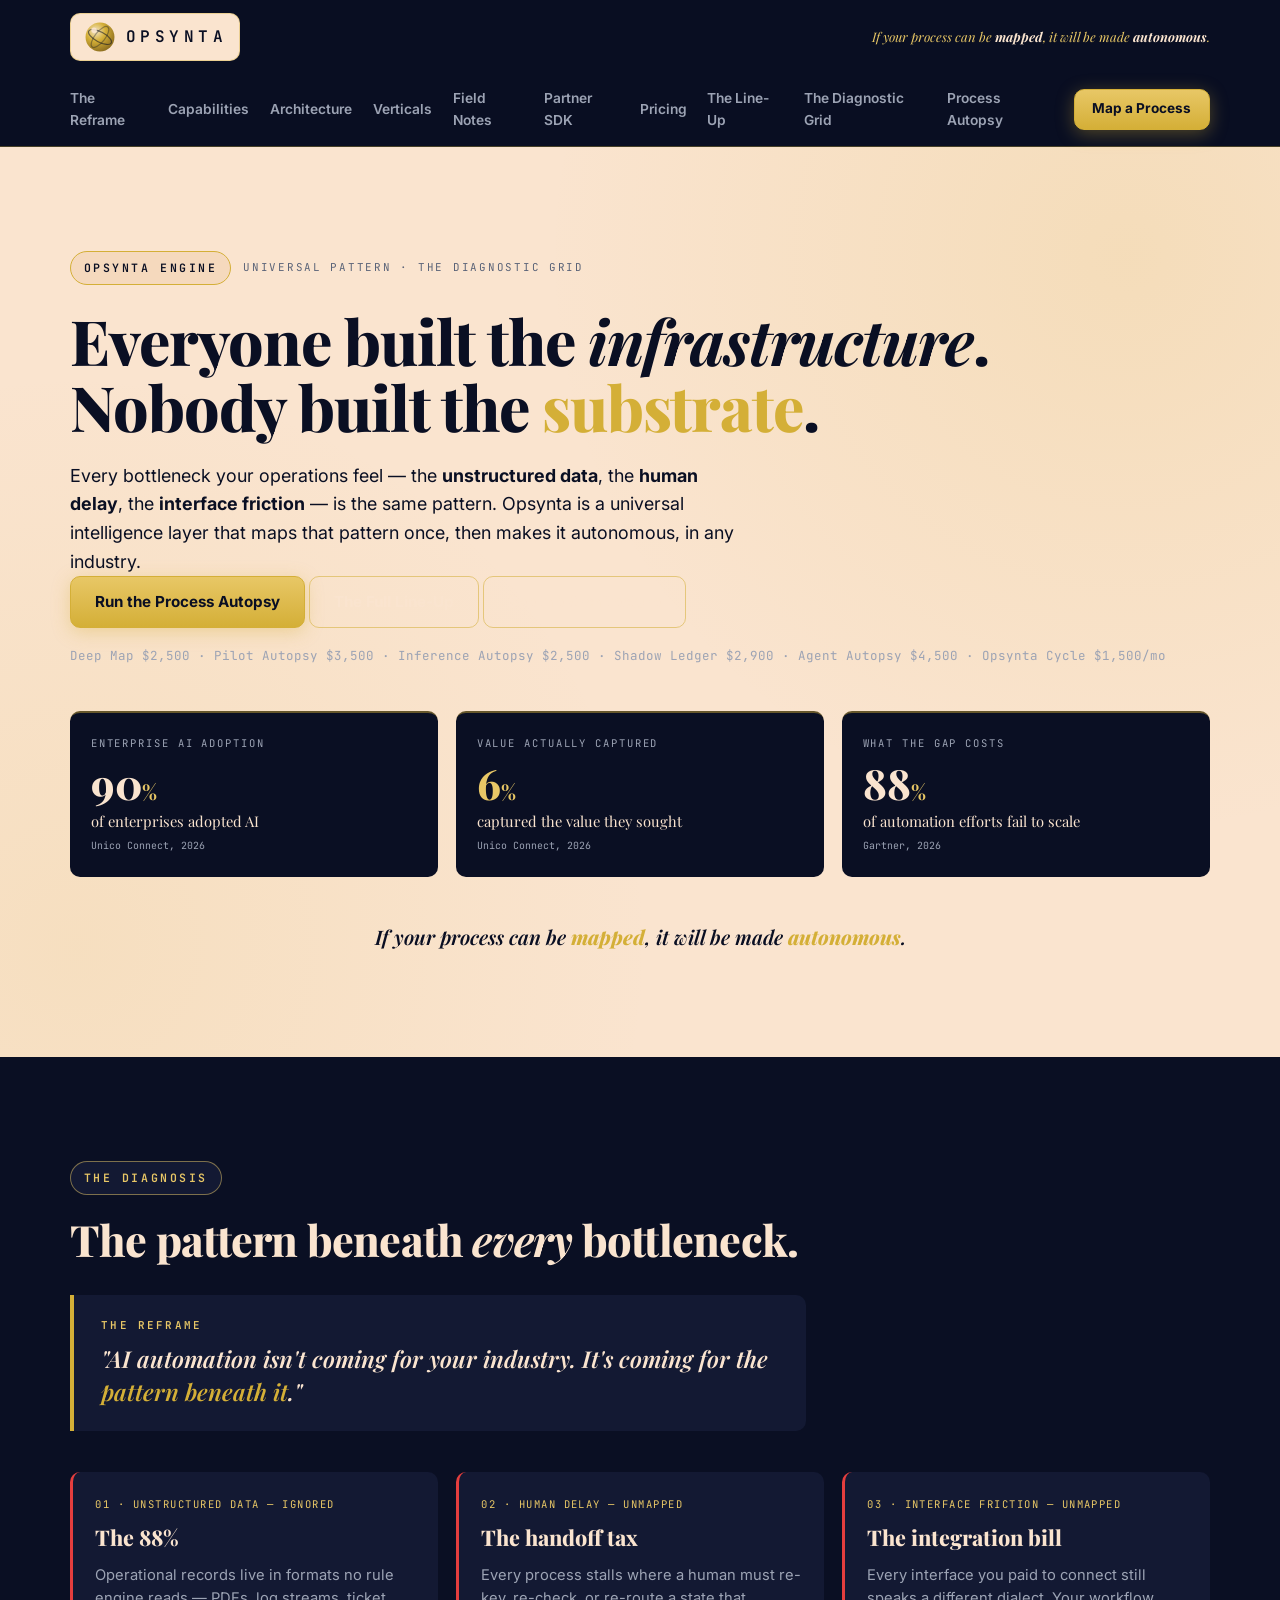
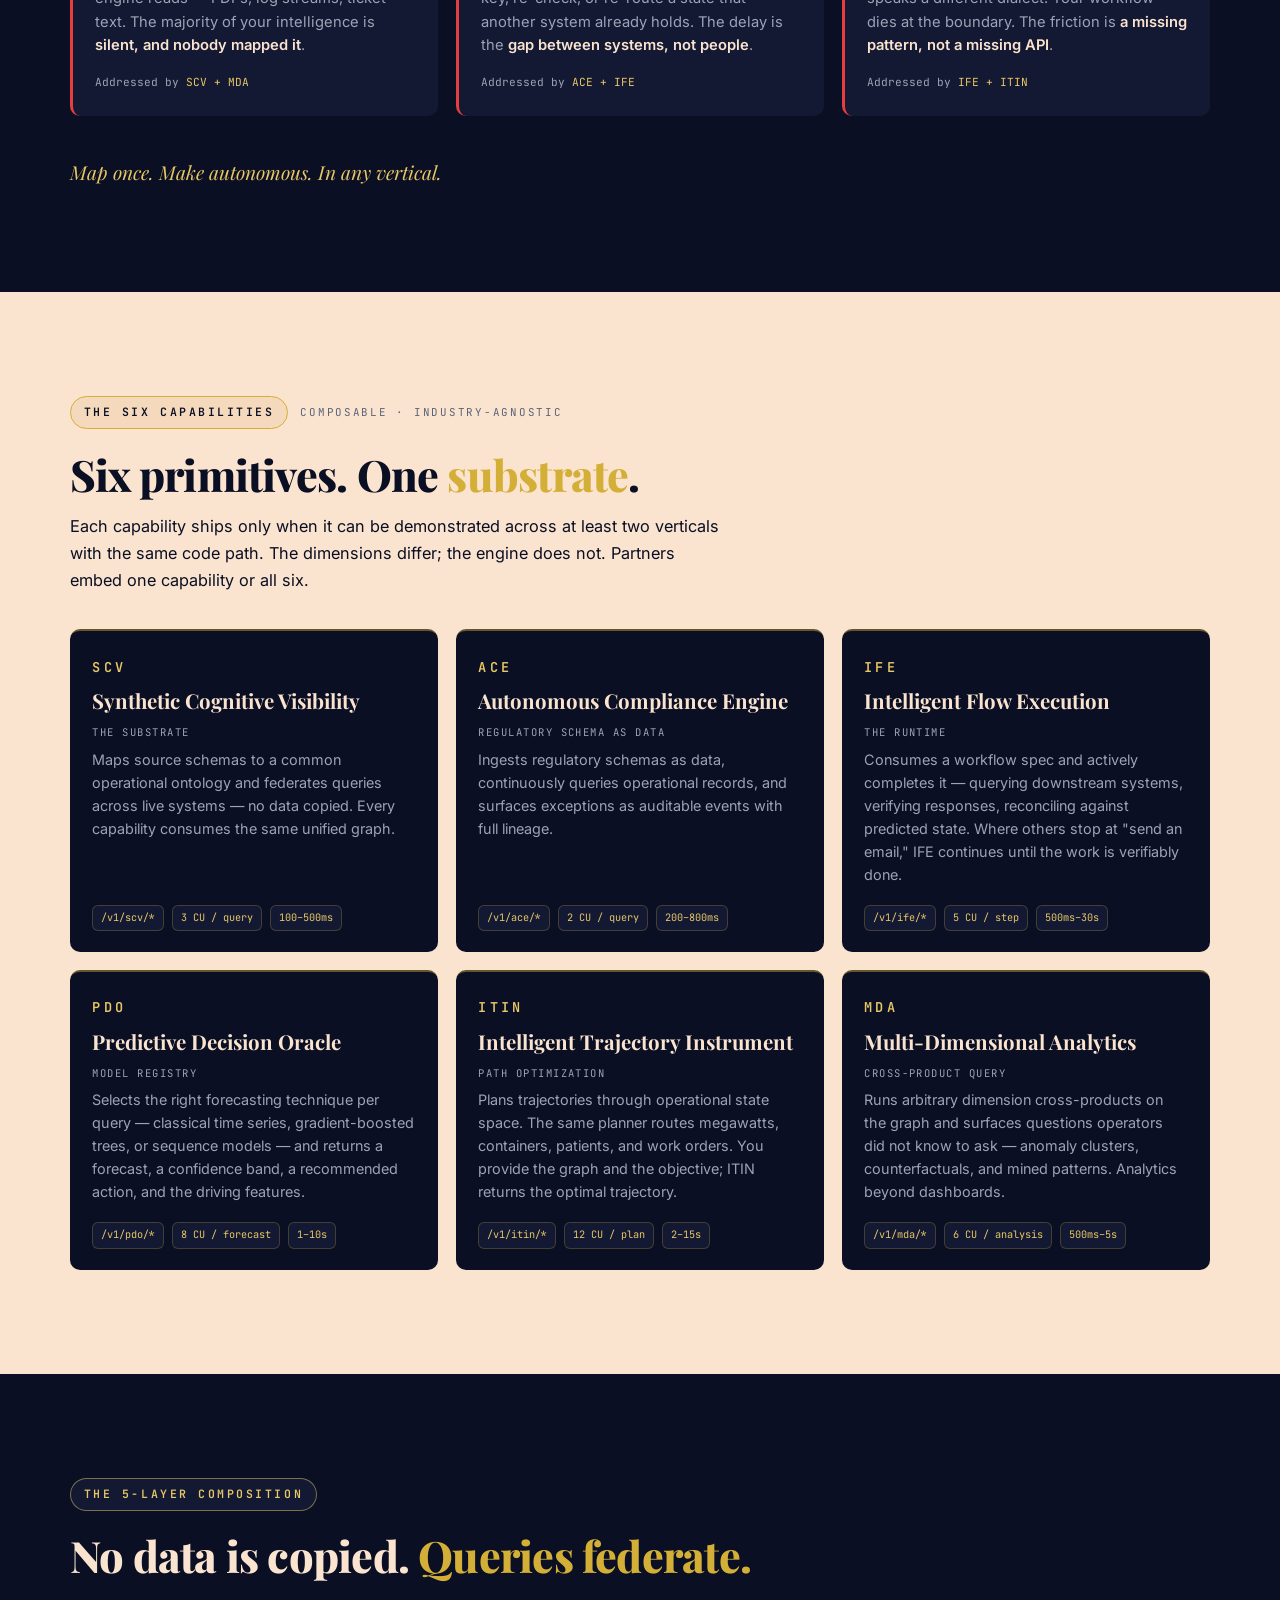
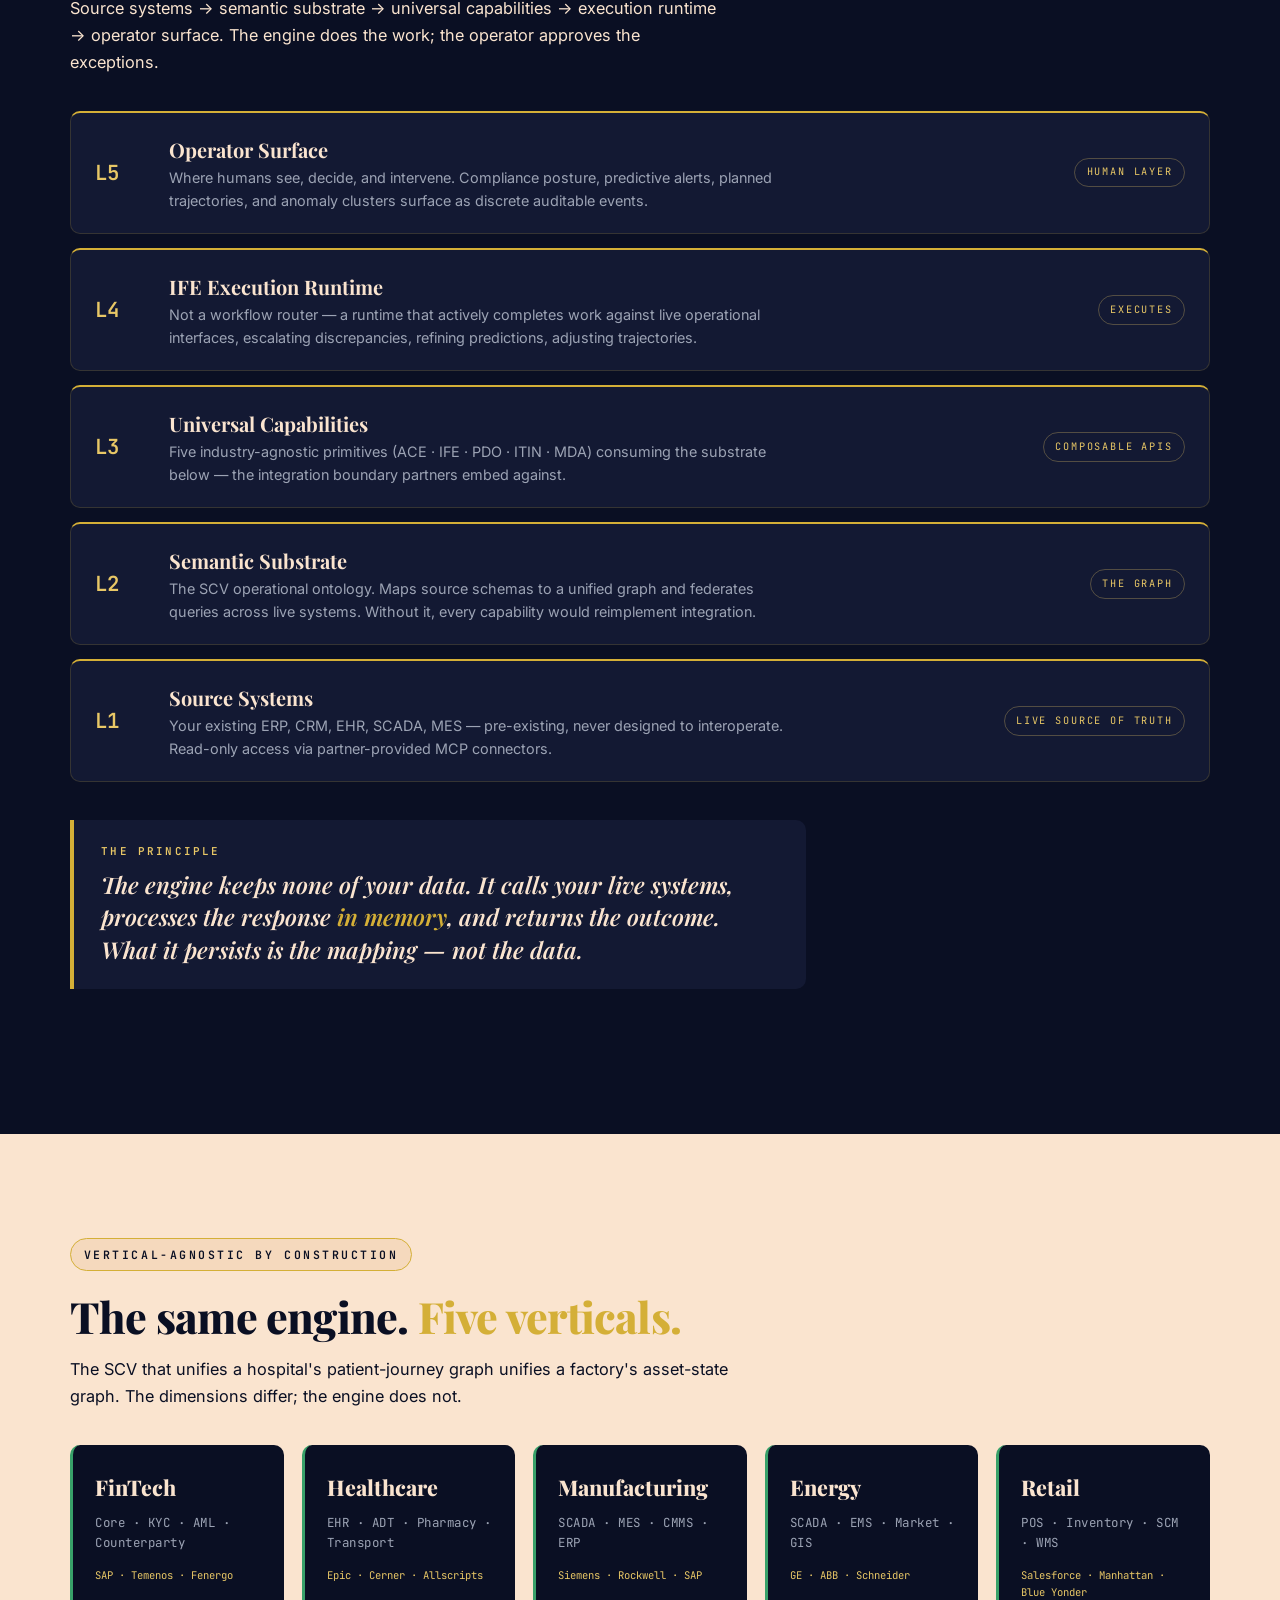
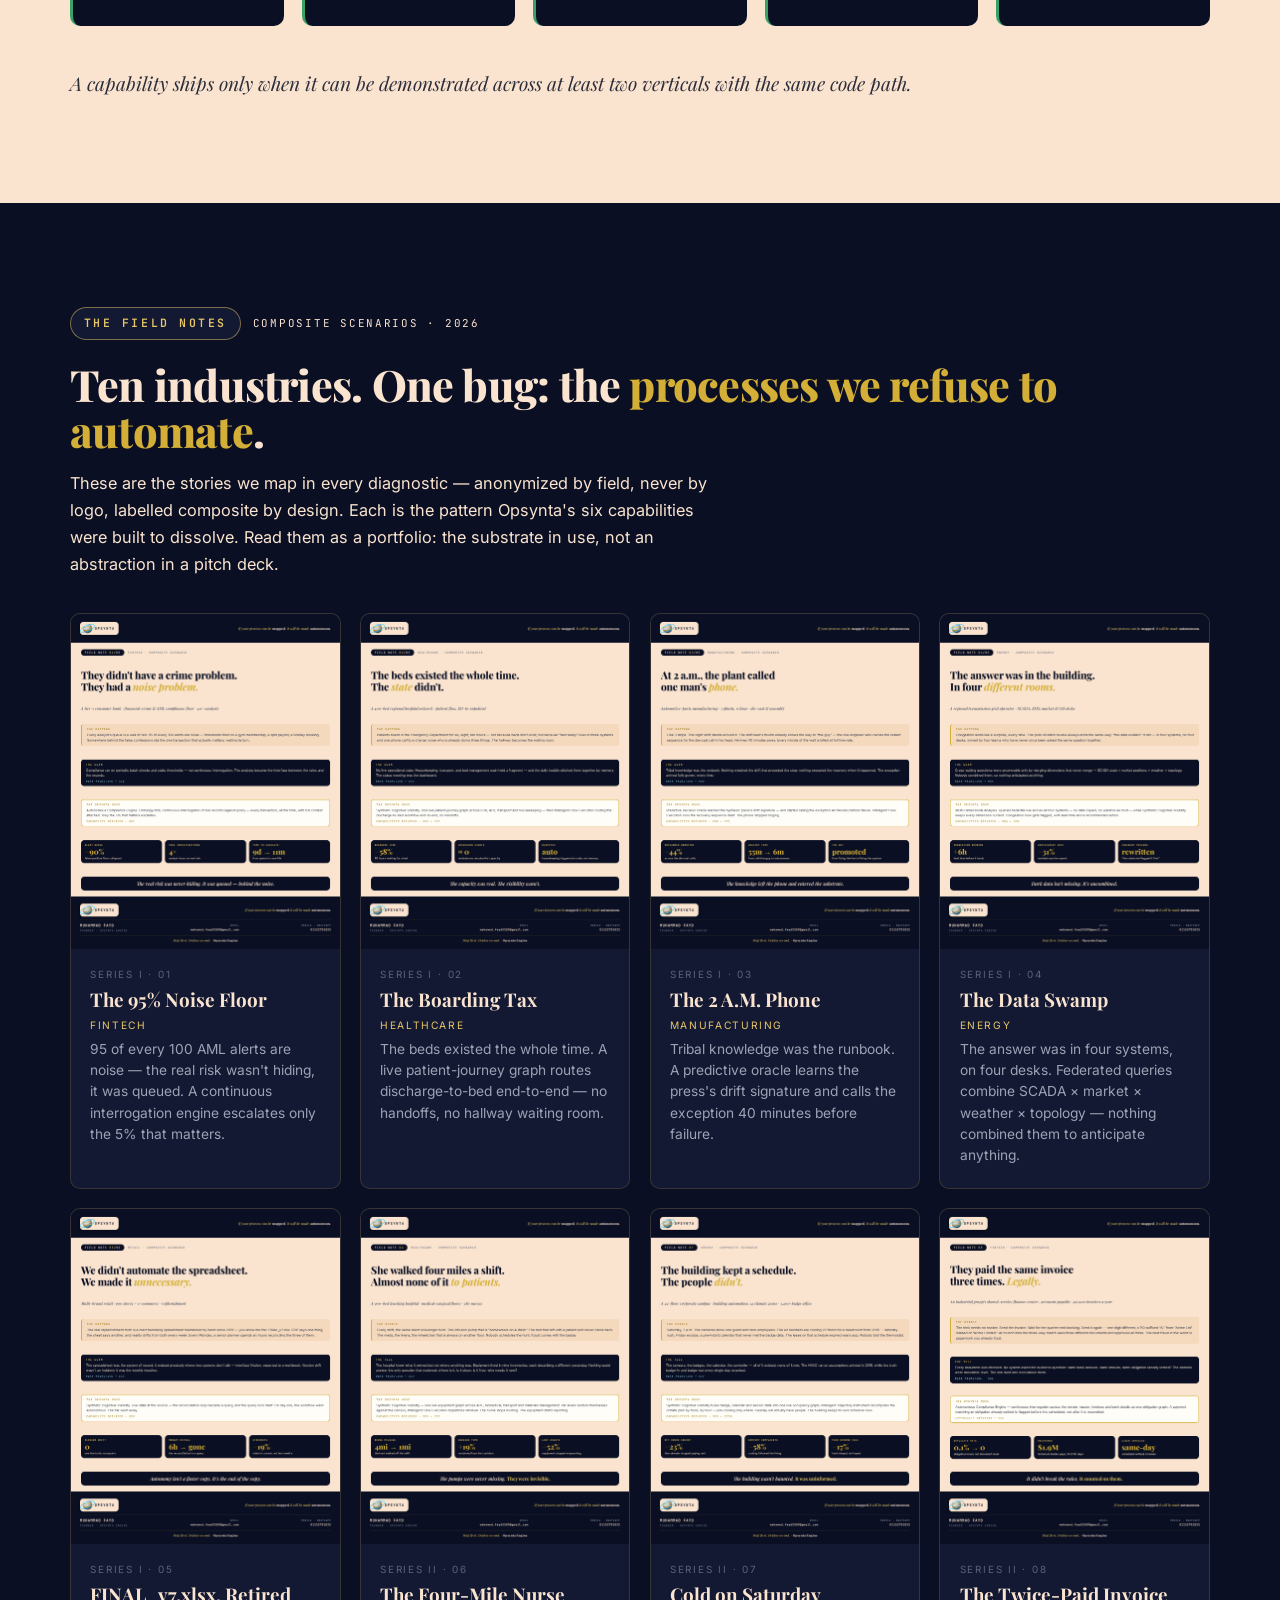
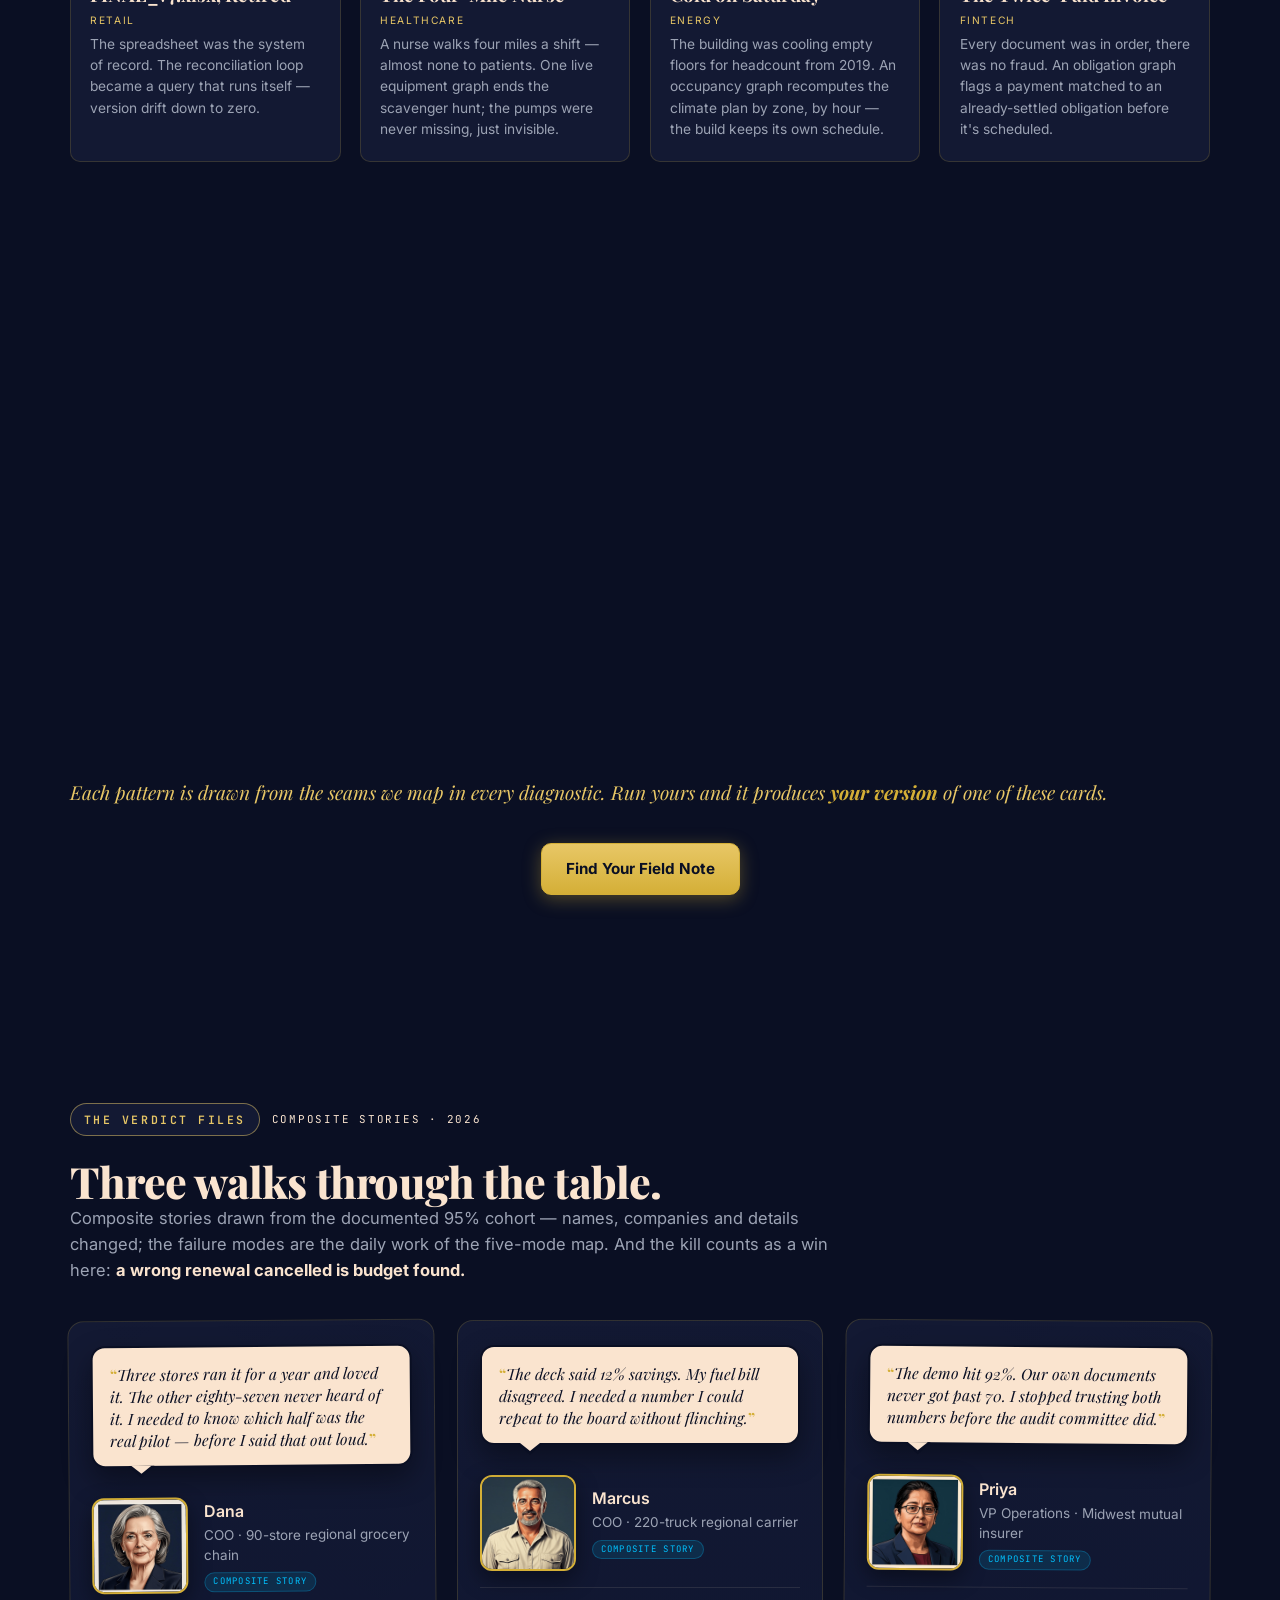
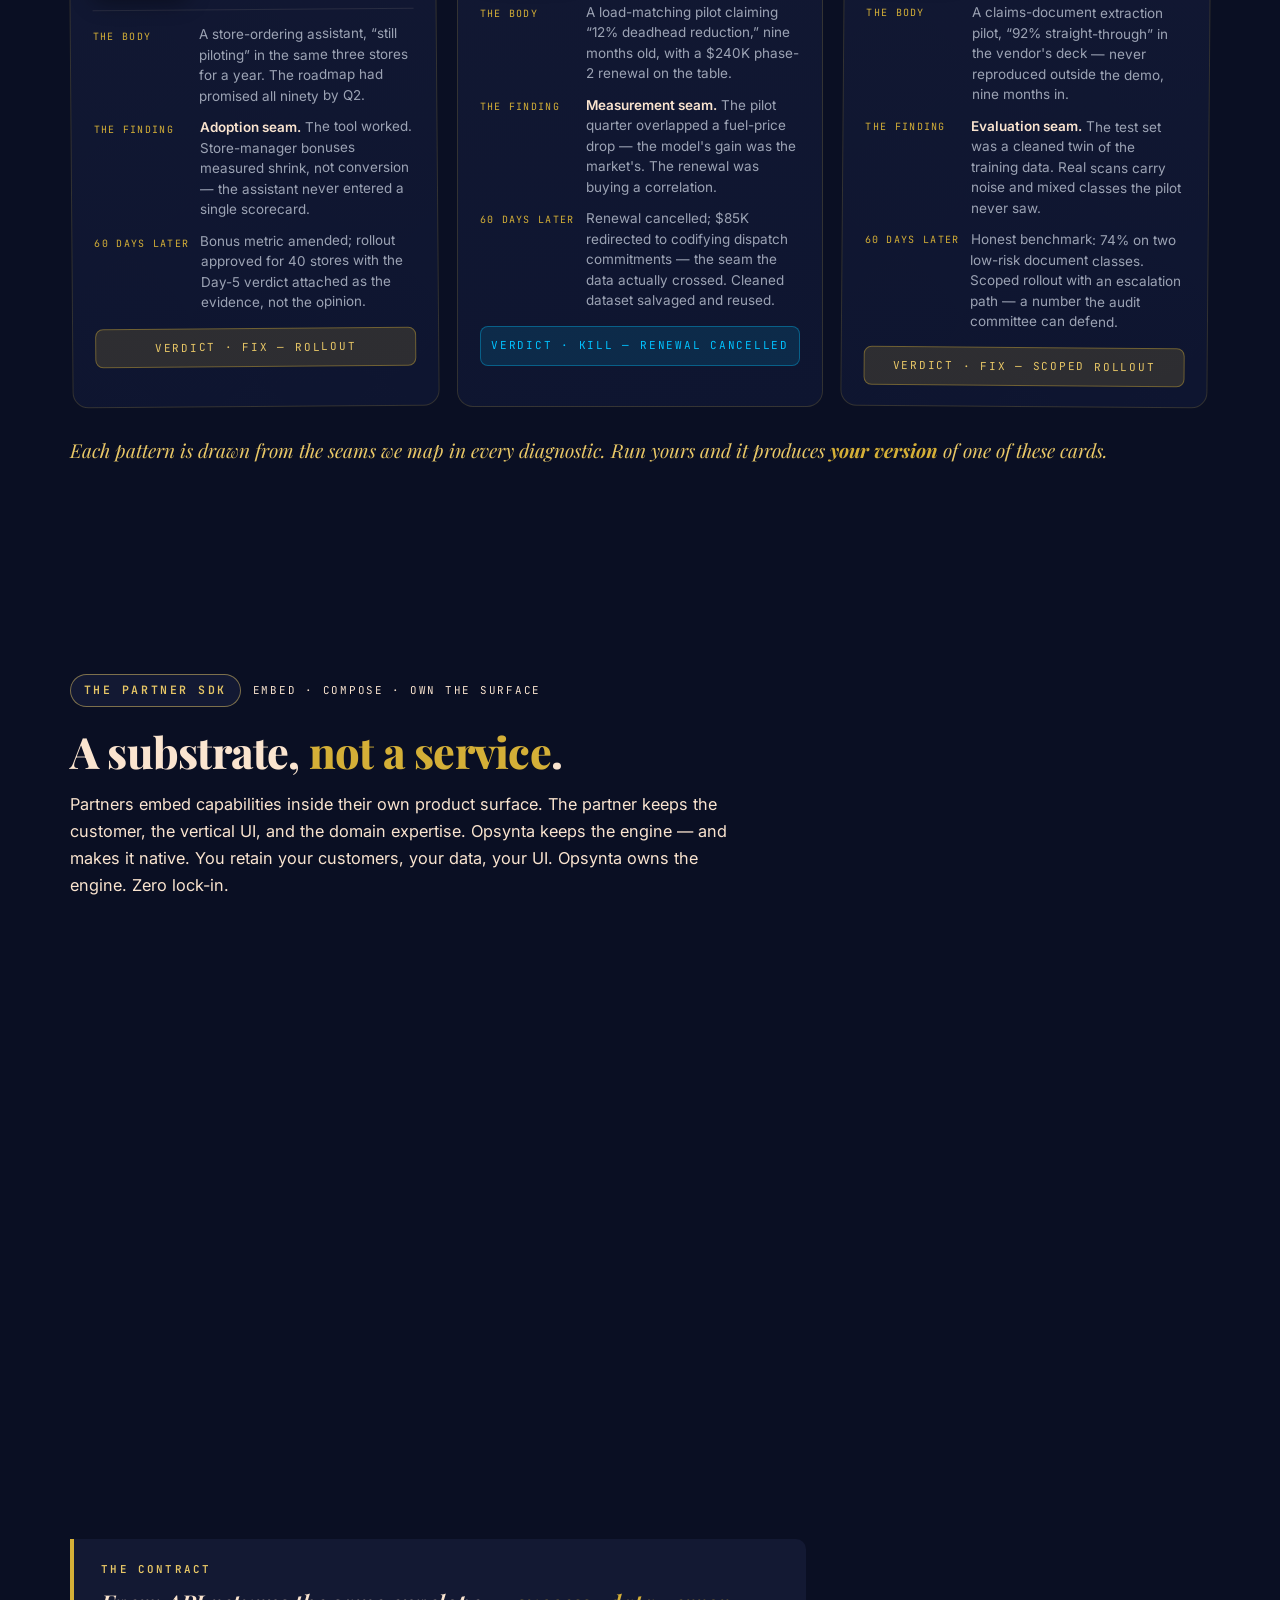
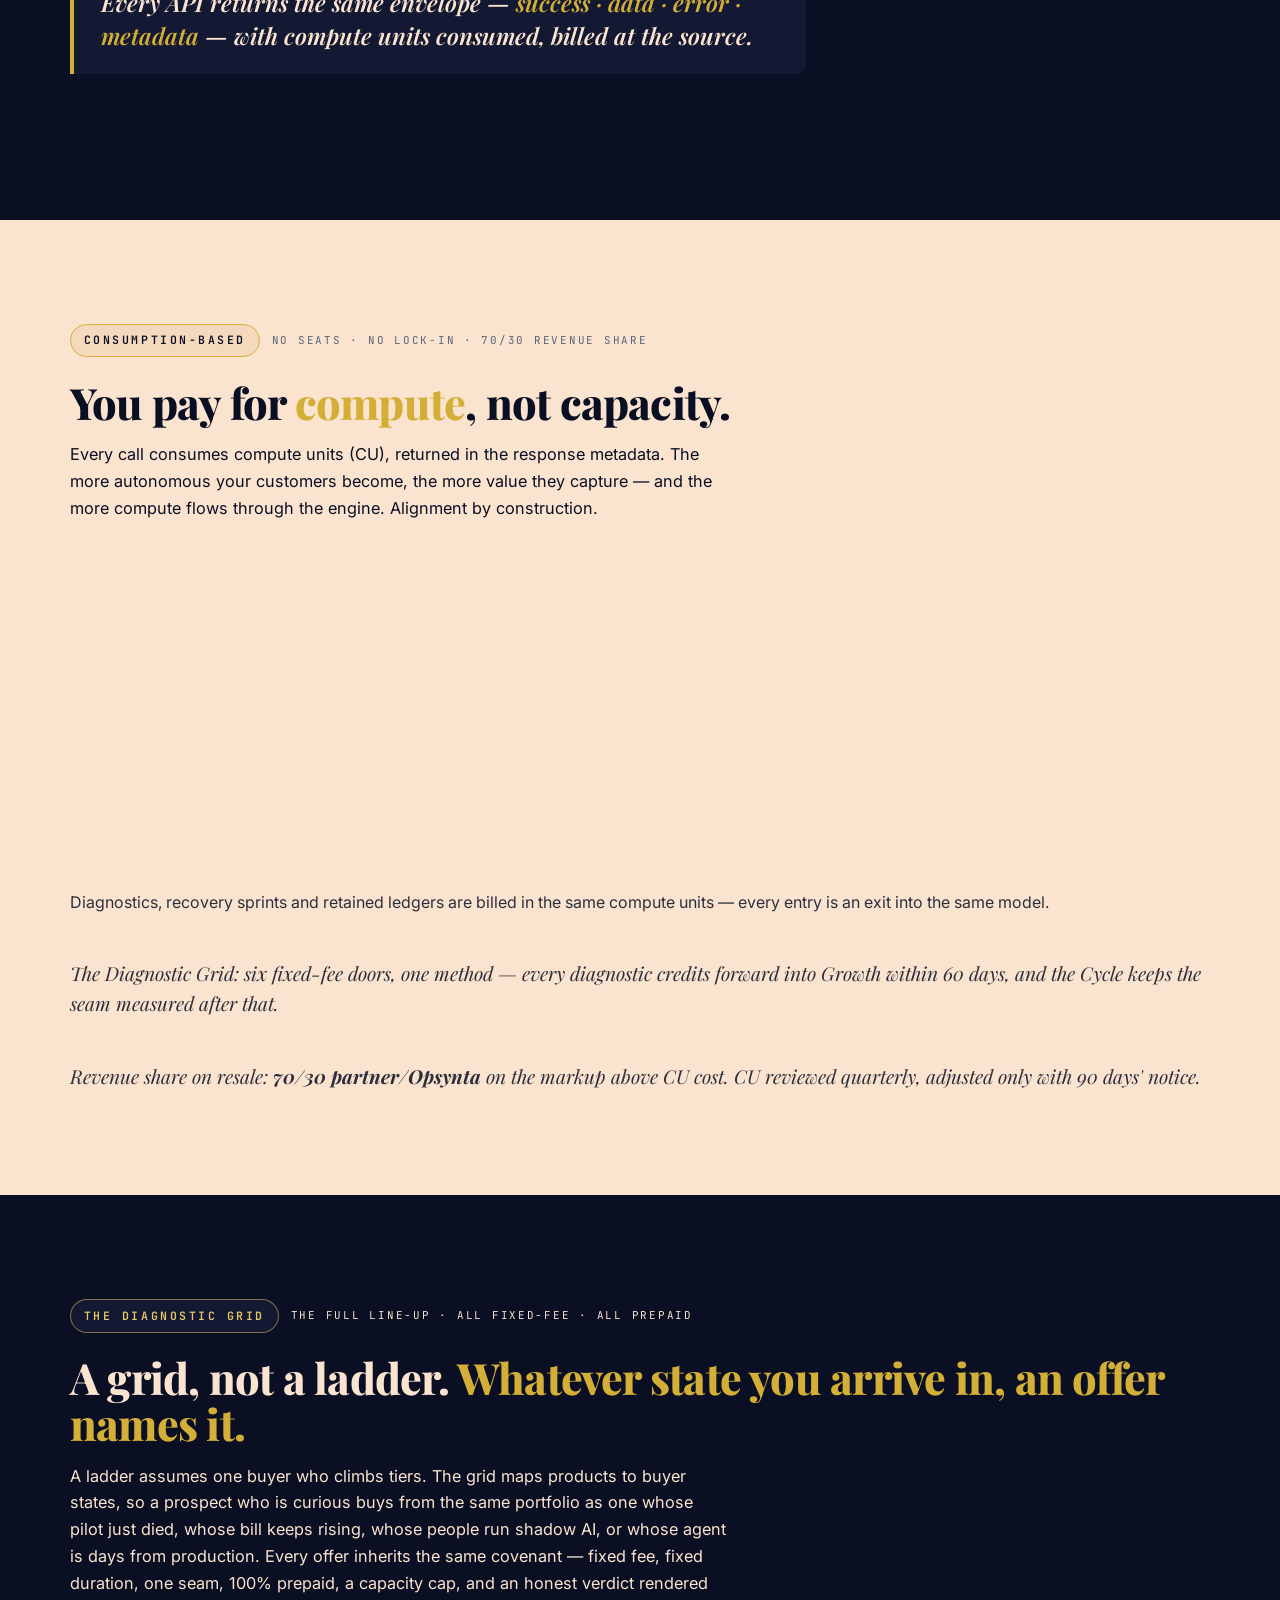
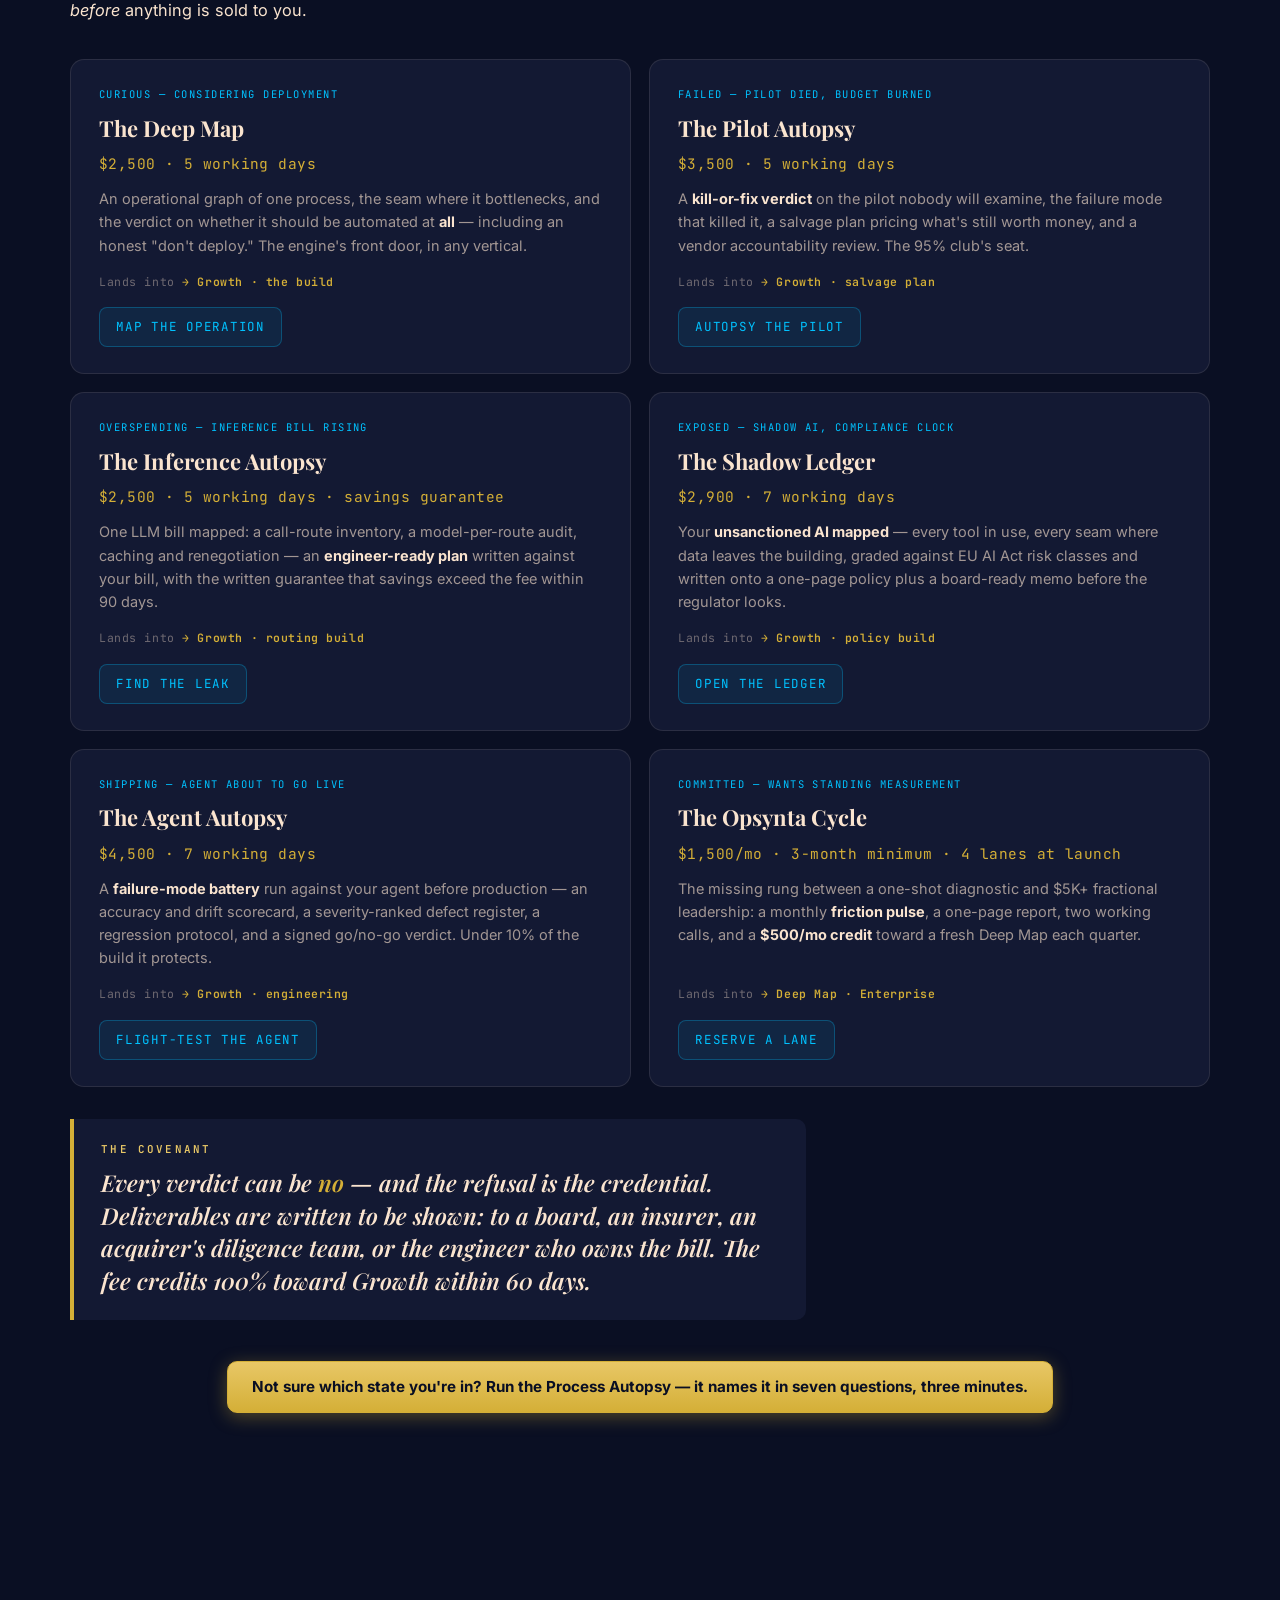
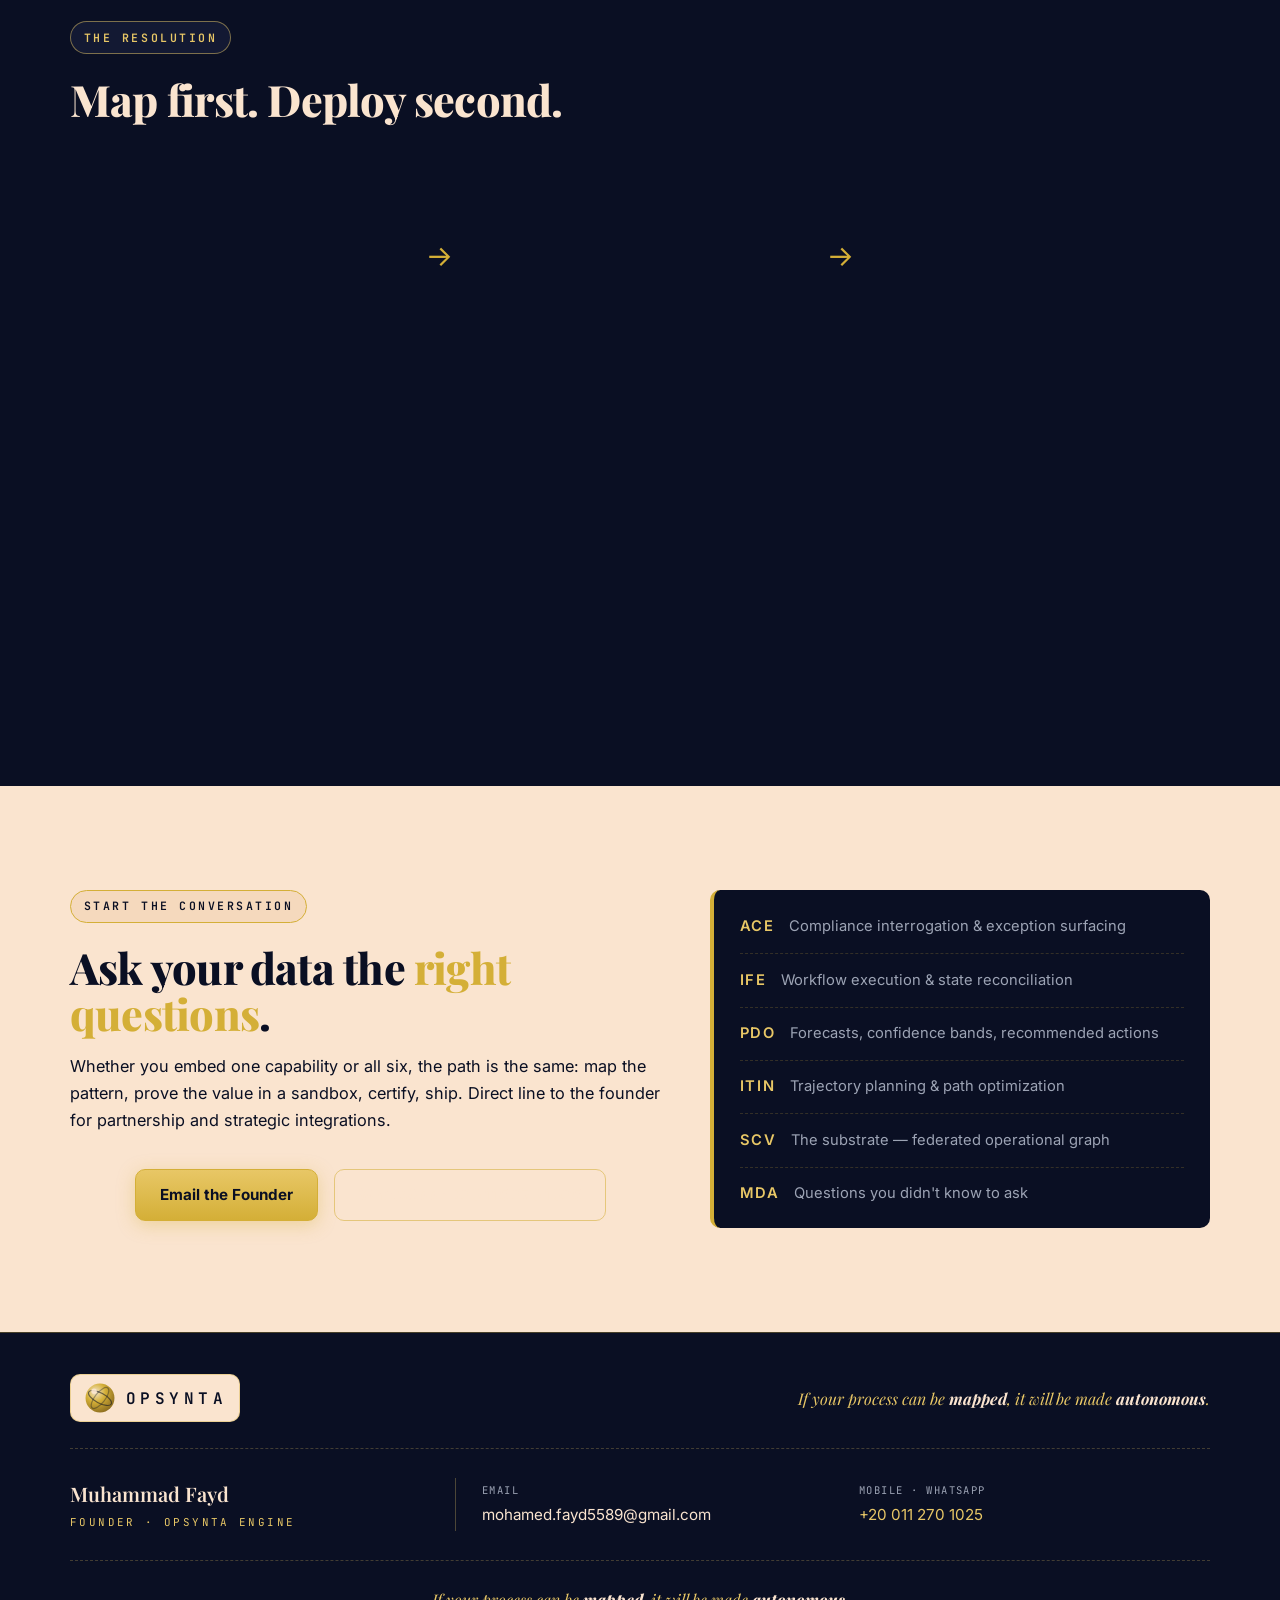
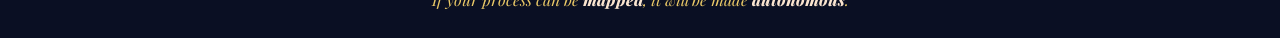
<file: index.html>
<!DOCTYPE html>
<html lang="en">
<head>
  <meta charset="UTF-8" />
  <meta name="viewport" content="width=device-width, initial-scale=1.0" />
  <title>Opsynta Engine — Universal Operational Intelligence</title>
  <meta name="description" content="Opsynta Engine is a universal, vertical-agnostic intelligence layer with a full diagnostic line-up: the Deep Map, Pilot Autopsy, Inference Autopsy, Shadow Ledger, Agent Autopsy, and the retained Opsynta Cycle. If your process can be mapped, it will be made autonomous." />
  <meta property="og:title" content="Opsynta Engine — Universal Operational Intelligence" />
  <meta property="og:description" content="Six capability APIs. One diagnostic grid: Deep Map, Pilot Autopsy, Inference Autopsy, Shadow Ledger, Agent Autopsy, Opsynta Cycle. One economic model. If your process can be mapped, it will be made autonomous." />
  <meta property="og:type" content="website" />
  <meta property="og:image" content="https://muhammad-fayd.github.io/opsynta-engine-website/assets/og-site.png" />
  <meta property="og:image:width" content="1200" />
  <meta property="og:image:height" content="630" />
  <meta property="og:image:alt" content="Opsynta Engine — Universal Operational Intelligence. The substrate no one built." />
  <meta name="twitter:card" content="summary_large_image" />
  <link rel="preconnect" href="https://fonts.googleapis.com" />
  <link rel="preconnect" href="https://fonts.gstatic.com" crossorigin />
  <link href="https://fonts.googleapis.com/css2?family=Inter:wght@400;500;600;700;800&family=JetBrains+Mono:wght@400;500;600&family=Playfair+Display:ital,wght@0,400;0,500;0,600;0,700;0,800;0,900;1,400;1,600;1,700&display=swap" rel="stylesheet" />
  <link rel="stylesheet" href="css/styles.css" />
  <link rel="icon" type="image/svg+xml" href="data:image/svg+xml,%3Csvg xmlns='http://www.w3.org/2000/svg' viewBox='0 0 64 64'%3E%3Ccircle cx='32' cy='32' r='28' fill='%230A0F23'/%3E%3Ccircle cx='32' cy='32' r='10' fill='%23D4AF37'/%3E%3Cellipse cx='32' cy='32' rx='26' ry='10' fill='none' stroke='%23FAE4CF' stroke-width='2' transform='rotate(30 32 32)'/%3E%3C/svg%3E" />
  <style>
    /* Diagnostics grid — offer cards (scoped to this page, Dusk Atlas theme) */
    #offers { overflow: hidden; }
    .offer-grid { display: grid; grid-template-columns: repeat(2, 1fr); gap: 18px; margin-top: 32px; }
    @media (max-width: 900px) { .offer-grid { grid-template-columns: 1fr; } }
    .offer-card { background: var(--navy2); border: 1px solid rgba(250, 228, 207, .10); border-radius: 14px; padding: 26px 28px; display: flex; flex-direction: column; }
    .offer-card:hover { border-color: rgba(212, 175, 55, .32); }
    .offer-state { font-family: var(--font-mono); font-size: 10.5px; letter-spacing: .14em; text-transform: uppercase; color: var(--cyan); margin-bottom: 8px; }
    .offer-name { font-family: var(--font-display); font-size: 22px; font-weight: 700; color: var(--peach); }
    .offer-price { font-family: var(--font-mono); color: var(--gold); font-size: 14.5px; margin: 6px 0 12px; letter-spacing: .03em; }
    .offer-deliv { color: rgba(250, 228, 207, .62); font-size: 14.5px; flex: 1; }
    .offer-deliv strong { color: var(--peach); }
    .offer-land { font-family: var(--font-mono); font-size: 11.5px; color: rgba(250, 228, 207, .40); margin-top: 16px; letter-spacing: .05em; }
    .offer-land b { color: var(--gold); font-weight: 600; }
    .offer-cta { margin-top: 16px; }
    .offer-cta a { font-family: var(--font-mono); font-size: 12.5px; letter-spacing: .06em; text-transform: uppercase; color: var(--cyan); border: 1px solid rgba(0, 194, 255, .28); background: rgba(0, 194, 255, .08); padding: 9px 16px; border-radius: 8px; display: inline-block; }
    .offer-cta a:hover { background: rgba(0, 194, 255, .18); }
    @media (max-width: 900px) { .offer-quote { margin-top: 26px; } }
  
    
    /* ---------- verdict files (homepage adaptation) ---------- */
    .vf-intro { color: var(--dust); font-size: 16.5px; max-width: 780px; margin-bottom: 36px; }
    .vf-intro strong { color: var(--peach); }
    .vf-grid { display: grid; grid-template-columns: repeat(3, 1fr); gap: 20px; margin-top: 28px; }
    .vf-card { background: linear-gradient(170deg, var(--navy2), #0E1530); border: 1px solid rgba(212,175,55,.18); border-radius: 16px; padding: 24px 22px 20px; position: relative; }
    .vf-card:nth-child(1) { transform: rotate(-.45deg); }
    .vf-card:nth-child(3) { transform: rotate(.45deg); }
    .vf-bubble { position: relative; background: var(--peach); color: var(--navy); border: 2px solid var(--navy); box-shadow: 0 12px 28px rgba(0,0,0,.38); border-radius: 14px; padding: 16px 17px 14px; font-family: var(--font-display); font-style: italic; font-size: 15.5px; line-height: 1.42; margin-bottom: 30px; min-height: 100px; }
    .vf-bubble::before { content: ""; position: absolute; bottom: -12px; left: 48px; margin-left: -13px; border-width: 12px 13px 0 13px; border-style: solid; border-color: var(--navy) transparent transparent transparent; }
    .vf-bubble::after { content: ""; position: absolute; bottom: -8px; left: 48px; margin-left: -10px; border-width: 8px 10px 0 10px; border-style: solid; border-color: var(--peach) transparent transparent transparent; }
    .vf-bubble .vf-q { color: var(--gold); font-weight: 700; font-style: normal; }
    .vf-person { display: flex; gap: 16px; align-items: center; margin-bottom: 16px; }
    .vf-portrait { width: 96px; height: 96px; border-radius: 12px; border: 2px solid var(--gold); box-shadow: 0 8px 22px rgba(0,0,0,.42); display: block; flex: 0 0 auto; }
    .vf-who { font-size: 13.5px; color: var(--dust); line-height: 1.5; }
    .vf-who b { color: var(--peach); font-size: 16px; display: block; font-weight: 600; margin-bottom: 2px; }
    .vf-comp { font-family: var(--font-mono); font-size: 9px; letter-spacing: .14em; text-transform: uppercase; color: var(--cyan); border: 1px solid rgba(0,194,255,.25); background: rgba(0,194,255,.12); border-radius: 999px; padding: 2px 8px; display: inline-block; margin-top: 7px; }
    .vf-rows { border-top: 1px solid rgba(250,228,207,.10); padding-top: 14px; display: grid; gap: 11px; }
    .vf-row { display: grid; grid-template-columns: 96px 1fr; gap: 10px; align-items: baseline; }
    .vf-k { font-family: var(--font-mono); font-size: 10px; letter-spacing: .13em; text-transform: uppercase; color: var(--gold); white-space: nowrap; }
    .vf-v { font-size: 13.5px; color: var(--dust); line-height: 1.52; }
    .vf-v strong { color: var(--peach); font-weight: 600; }
    .vf-verdict { margin-top: 15px; font-family: var(--font-mono); font-size: 11px; letter-spacing: .16em; text-transform: uppercase; text-align: center; border-radius: 8px; padding: 10px; }
    .vf-verdict.fix { color: var(--gold-light); background: rgba(212,175,55,.16); border: 1px solid rgba(212,175,55,.4); }
    .vf-verdict.kill { color: var(--cyan); background: rgba(0,194,255,.12); border: 1px solid rgba(0,194,255,.35); }
    @media (max-width: 980px) { .vf-grid { grid-template-columns: 1fr; max-width: 560px; } .vf-card { transform: none; } .vf-bubble { min-height: 0; } }
    </style>
</head>
<body>

  <!-- ============ HEADER ============ -->
  <header class="site-header" id="top">
    <div class="container header-inner">
      <a class="logo-chip" href="#top" aria-label="Opsynta Engine home">
        <svg class="logo-mark" viewBox="0 0 40 40" role="img" aria-hidden="true">
          <defs>
            <radialGradient id="sphereGrad" cx="35%" cy="30%" r="75%">
              <stop offset="0%" stop-color="#F5E6C8"/>
              <stop offset="45%" stop-color="#D4AF37"/>
              <stop offset="100%" stop-color="#8C6D1F"/>
            </radialGradient>
          </defs>
          <circle cx="20" cy="20" r="17" fill="url(#sphereGrad)"/>
          <ellipse cx="20" cy="20" rx="15" ry="6" fill="none" stroke="#0A0F23" stroke-width="1.4" transform="rotate(28 20 20)" opacity="0.55"/>
          <ellipse cx="20" cy="20" rx="15" ry="6" fill="none" stroke="#0A0F23" stroke-width="1.4" transform="rotate(-52 20 20)" opacity="0.35"/>
          <circle cx="13" cy="12" r="3.2" fill="#FAE4CF" opacity="0.9"/>
        </svg>
        <span class="logo-word">OPSYNTA</span>
      </a>
      <p class="header-slogan slogan">If your process can be <strong class="accent-peach">mapped</strong>, it will be made <strong class="accent-peach">autonomous</strong>.</p>
      <nav class="main-nav" id="mainNav" aria-label="Primary">
        <a href="#reframe">The Reframe</a>
        <a href="#capabilities">Capabilities</a>
        <a href="#architecture">Architecture</a>
        <a href="#industries">Verticals</a>
        <a href="#field-notes">Field Notes</a>
        <a href="#sdk">Partner SDK</a>
        <a href="#pricing">Pricing</a>
        <a href="#offers">The Line-Up</a>
        <a href="deepmap.html#grid">The Diagnostic Grid</a>
        <a href="autopsy.html">Process Autopsy</a>
        <a class="btn btn-gold btn-sm" href="#contact">Map a Process</a>
      </nav>
      <button class="nav-toggle" id="navToggle" aria-expanded="false" aria-controls="mainNav" aria-label="Toggle navigation">
        <span></span><span></span><span></span>
      </button>
    </div>
  </header>

  <main>

    <!-- ============ HERO ============ -->
    <section class="hero light">
      <div class="container">
        <p class="eyebrow"><span class="pill">Opsynta Engine</span><span class="pill-meta gold">Universal Pattern · The Diagnostic Grid</span></p>
        <h1 class="display">Everyone built the <em>infrastructure</em>. Nobody built the <span class="gold">substrate</span>.</h1>
        <p class="lead">Every bottleneck your operations feel — the <strong>unstructured data</strong>, the <strong>human delay</strong>, the <strong>interface friction</strong> — is the same pattern. Opsynta is a universal intelligence layer that maps that pattern once, then makes it autonomous, in any industry.</p>
        <div class="hero-cta">
          <a class="btn btn-gold" href="autopsy.html">Run the Process Autopsy</a>
          <a class="btn btn-outline" href="#offers">The Full Line-Up</a>
          <a class="btn btn-outline" href="#architecture">See the Architecture</a>
        </div>
        <p class="hero-pricing mono" style="font-family: var(--font-mono); font-size: 12.5px; color: var(--dust); margin-top: 18px;">Deep Map $2,500 · Pilot Autopsy $3,500 · Inference Autopsy $2,500 · Shadow Ledger $2,900 · Agent Autopsy $4,500 · Opsynta Cycle $1,500/mo</p>
        <div class="stat-grid">
          <div class="stat-card"><p class="stat-tag">Enterprise AI adoption</p><p class="stat-number">90<span>%</span></p><p class="stat-label">of enterprises adopted AI</p><p class="stat-src">Unico Connect, 2026</p></div>
          <div class="stat-card"><p class="stat-tag">Value actually captured</p><p class="stat-number gold">6<span>%</span></p><p class="stat-label">captured the value they sought</p><p class="stat-src">Unico Connect, 2026</p></div>
          <div class="stat-card"><p class="stat-tag">What the gap costs</p><p class="stat-number">88<span>%</span></p><p class="stat-label">of automation efforts fail to scale</p><p class="stat-src">Gartner, 2026</p></div>
        </div>
        <p class="hero-manifesto slogan slogan-dark">If your process can be <strong class="gold">mapped</strong>, it will be made <strong class="gold">autonomous</strong>.</p>
      </div>
    </section>

    <!-- ============ THE REFRAME ============ -->
    <section class="dark" id="reframe">
      <div class="container">
        <p class="eyebrow"><span class="pill pill-dark">The Diagnosis</span></p>
        <h2 class="display-sm">The pattern beneath <em>every</em> bottleneck.</h2>
        <div class="reframe-quote">
          <p class="reframe-tag">The Reframe</p>
          <p class="reframe-text">"AI automation isn't coming for your industry. It's coming for the <span class="gold">pattern beneath it</span>."</p>
        </div>
        <div class="card-grid three">
          <article class="diag-card bad">
            <p class="diag-tag">01 · Unstructured Data — ignored</p>
            <h3>The 88%</h3>
            <p class="diag-body">Operational records live in formats no rule engine reads — PDFs, log streams, ticket text. The majority of your intelligence is <strong>silent, and nobody mapped it</strong>.</p>
            <p class="diag-map">Addressed by <span>SCV + MDA</span></p>
          </article>
          <article class="diag-card bad">
            <p class="diag-tag">02 · Human Delay — unmapped</p>
            <h3>The handoff tax</h3>
            <p class="diag-body">Every process stalls where a human must re-key, re-check, or re-route a state that another system already holds. The delay is the <strong>gap between systems, not people</strong>.</p>
            <p class="diag-map">Addressed by <span>ACE + IFE</span></p>
          </article>
          <article class="diag-card bad">
            <p class="diag-tag">03 · Interface Friction — unmapped</p>
            <h3>The integration bill</h3>
            <p class="diag-body">Every interface you paid to connect still speaks a different dialect. Your workflow dies at the boundary. The friction is <strong>a missing pattern, not a missing API</strong>.</p>
            <p class="diag-map">Addressed by <span>IFE + ITIN</span></p>
          </article>
        </div>
        <p class="section-kicker">Map once. Make autonomous. In any vertical.</p>
      </div>
    </section>

    <!-- ============ CAPABILITIES ============ -->
    <section class="light" id="capabilities">
      <div class="container">
        <p class="eyebrow"><span class="pill">The Six Capabilities</span><span class="pill-meta">Composable · Industry-Agnostic</span></p>
        <h2 class="display-sm">Six primitives. One <span class="gold">substrate</span>.</h2>
        <p class="section-lead">Each capability ships only when it can be demonstrated across at least two verticals with the same code path. The dimensions differ; the engine does not. Partners embed one capability or all six.</p>
        <div class="card-grid six">
          <article class="cap-card">
            <p class="cap-acr">SCV</p>
            <h3>Synthetic Cognitive Visibility</h3>
            <p class="cap-role">The Substrate</p>
            <p class="cap-body">Maps source schemas to a common operational ontology and federates queries across live systems — no data copied. Every capability consumes the same unified graph.</p>
            <p class="cap-meta"><span>/v1/scv/*</span><span>3 CU / query</span><span>100–500ms</span></p>
          </article>
          <article class="cap-card">
            <p class="cap-acr">ACE</p>
            <h3>Autonomous Compliance Engine</h3>
            <p class="cap-role">Regulatory Schema as Data</p>
            <p class="cap-body">Ingests regulatory schemas as data, continuously queries operational records, and surfaces exceptions as auditable events with full lineage.</p>
            <p class="cap-meta"><span>/v1/ace/*</span><span>2 CU / query</span><span>200–800ms</span></p>
          </article>
          <article class="cap-card">
            <p class="cap-acr">IFE</p>
            <h3>Intelligent Flow Execution</h3>
            <p class="cap-role">The Runtime</p>
            <p class="cap-body">Consumes a workflow spec and actively completes it — querying downstream systems, verifying responses, reconciling against predicted state. Where others stop at "send an email," IFE continues until the work is verifiably done.</p>
            <p class="cap-meta"><span>/v1/ife/*</span><span>5 CU / step</span><span>500ms–30s</span></p>
          </article>
          <article class="cap-card">
            <p class="cap-acr">PDO</p>
            <h3>Predictive Decision Oracle</h3>
            <p class="cap-role">Model Registry</p>
            <p class="cap-body">Selects the right forecasting technique per query — classical time series, gradient-boosted trees, or sequence models — and returns a forecast, a confidence band, a recommended action, and the driving features.</p>
            <p class="cap-meta"><span>/v1/pdo/*</span><span>8 CU / forecast</span><span>1–10s</span></p>
          </article>
          <article class="cap-card">
            <p class="cap-acr">ITIN</p>
            <h3>Intelligent Trajectory Instrument</h3>
            <p class="cap-role">Path Optimization</p>
            <p class="cap-body">Plans trajectories through operational state space. The same planner routes megawatts, containers, patients, and work orders. You provide the graph and the objective; ITIN returns the optimal trajectory.</p>
            <p class="cap-meta"><span>/v1/itin/*</span><span>12 CU / plan</span><span>2–15s</span></p>
          </article>
          <article class="cap-card">
            <p class="cap-acr">MDA</p>
            <h3>Multi-Dimensional Analytics</h3>
            <p class="cap-role">Cross-Product Query</p>
            <p class="cap-body">Runs arbitrary dimension cross-products on the graph and surfaces questions operators did not know to ask — anomaly clusters, counterfactuals, and mined patterns. Analytics beyond dashboards.</p>
            <p class="cap-meta"><span>/v1/mda/*</span><span>6 CU / analysis</span><span>500ms–5s</span></p>
          </article>
        </div>
      </div>
    </section>

    <!-- ============ ARCHITECTURE ============ -->
    <section class="dark" id="architecture">
      <div class="container">
        <p class="eyebrow"><span class="pill pill-dark">The 5-Layer Composition</span></p>
        <h2 class="display-sm">No data is copied. <span class="gold">Queries federate.</span></h2>
        <p class="section-lead">Source systems → semantic substrate → universal capabilities → execution runtime → operator surface. The engine does the work; the operator approves the exceptions.</p>
        <ol class="layers">
          <li class="layer">
            <span class="layer-num">L5</span>
            <div class="layer-main">
              <h3>Operator Surface</h3>
              <p>Where humans see, decide, and intervene. Compliance posture, predictive alerts, planned trajectories, and anomaly clusters surface as discrete auditable events.</p>
            </div>
            <span class="layer-marker">human layer</span>
          </li>
          <li class="layer">
            <span class="layer-num">L4</span>
            <div class="layer-main">
              <h3>IFE Execution Runtime</h3>
              <p>Not a workflow router — a runtime that actively completes work against live operational interfaces, escalating discrepancies, refining predictions, adjusting trajectories.</p>
            </div>
            <span class="layer-marker">executes</span>
          </li>
          <li class="layer">
            <span class="layer-num">L3</span>
            <div class="layer-main">
              <h3>Universal Capabilities</h3>
              <p>Five industry-agnostic primitives (ACE · IFE · PDO · ITIN · MDA) consuming the substrate below — the integration boundary partners embed against.</p>
            </div>
            <span class="layer-marker">composable APIs</span>
          </li>
          <li class="layer">
            <span class="layer-num">L2</span>
            <div class="layer-main">
              <h3>Semantic Substrate</h3>
              <p>The SCV operational ontology. Maps source schemas to a unified graph and federates queries across live systems. Without it, every capability would reimplement integration.</p>
            </div>
            <span class="layer-marker">the graph</span>
          </li>
          <li class="layer">
            <span class="layer-num">L1</span>
            <div class="layer-main">
              <h3>Source Systems</h3>
              <p>Your existing ERP, CRM, EHR, SCADA, MES — pre-existing, never designed to interoperate. Read-only access via partner-provided MCP connectors.</p>
            </div>
            <span class="layer-marker">live source of truth</span>
          </li>
        </ol>
        <div class="reframe-quote arch-quote">
          <p class="reframe-tag">The Principle</p>
          <p class="reframe-text">The engine keeps none of your data. It calls your live systems, processes the response <span class="gold">in memory</span>, and returns the outcome. What it persists is the <em>mapping</em> — not the data.</p>
        </div>
      </div>
    </section>

    <!-- ============ INDUSTRIES ============ -->
    <section class="light" id="industries">
      <div class="container">
        <p class="eyebrow"><span class="pill">Vertical-Agnostic by Construction</span></p>
        <h2 class="display-sm">The same engine. <span class="gold">Five verticals.</span></h2>
        <p class="section-lead">The SCV that unifies a hospital's patient-journey graph unifies a factory's asset-state graph. The dimensions differ; the engine does not.</p>
        <div class="card-grid industries">
          <article class="vert-card">
            <p class="vert-name">FinTech</p>
            <p class="vert-systems">Core · KYC · AML · Counterparty</p>
            <p class="vert-vendors mono">SAP · Temenos · Fenergo</p>
          </article>
          <article class="vert-card">
            <p class="vert-name">Healthcare</p>
            <p class="vert-systems">EHR · ADT · Pharmacy · Transport</p>
            <p class="vert-vendors mono">Epic · Cerner · Allscripts</p>
          </article>
          <article class="vert-card">
            <p class="vert-name">Manufacturing</p>
            <p class="vert-systems">SCADA · MES · CMMS · ERP</p>
            <p class="vert-vendors mono">Siemens · Rockwell · SAP</p>
          </article>
          <article class="vert-card">
            <p class="vert-name">Energy</p>
            <p class="vert-systems">SCADA · EMS · Market · GIS</p>
            <p class="vert-vendors mono">GE · ABB · Schneider</p>
          </article>
          <article class="vert-card">
            <p class="vert-name">Retail</p>
            <p class="vert-systems">POS · Inventory · SCM · WMS</p>
            <p class="vert-vendors mono">Salesforce · Manhattan · Blue Yonder</p>
          </article>
        </div>
        <p class="section-kicker light-kicker">A capability ships only when it can be demonstrated across at least two verticals with the same code path.</p>
      </div>
    </section>

    <!-- ============ FIELD NOTES ============ -->
    <section class="dark" id="field-notes">
      <div class="container">
        <p class="eyebrow"><span class="pill pill-dark">The Field Notes</span><span class="pill-meta">Composite Scenarios · 2026</span></p>
        <h2 class="display-sm">Ten industries. One bug: the <span class="gold">processes we refuse to automate</span>.</h2>
        <p class="section-lead">These are the stories we map in every diagnostic — anonymized by field, never by logo, labelled composite by design. Each is the pattern Opsynta's six capabilities were built to dissolve. Read them as a portfolio: the substrate in use, not an abstraction in a pitch deck.</p>
        <div class="fieldnote-grid">
          <article class="fieldnote-card">
            <img class="fieldnote-img" src="assets/field-notes/fieldnote1_fintech_noise_floor.png" alt="Field Note 01 — The 95% Noise Floor, FinTech" loading="lazy" />
            <div class="fieldnote-body">
              <p class="fieldnote-series mono">Series I · 01</p>
              <h3 class="fieldnote-title">The 95% Noise Floor</h3>
              <p class="fieldnote-vert mono">FinTech</p>
              <p class="fieldnote-blurb">95 of every 100 AML alerts are noise — the real risk wasn't hiding, it was queued. A continuous interrogation engine escalates only the 5% that matters.</p>
            </div>
          </article>
          <article class="fieldnote-card">
            <img class="fieldnote-img" src="assets/field-notes/fieldnote2_healthcare_boarding_tax.png" alt="Field Note 02 — The Boarding Tax, Healthcare" loading="lazy" />
            <div class="fieldnote-body">
              <p class="fieldnote-series mono">Series I · 02</p>
              <h3 class="fieldnote-title">The Boarding Tax</h3>
              <p class="fieldnote-vert mono">Healthcare</p>
              <p class="fieldnote-blurb">The beds existed the whole time. A live patient-journey graph routes discharge-to-bed end-to-end — no handoffs, no hallway waiting room.</p>
            </div>
          </article>
          <article class="fieldnote-card">
            <img class="fieldnote-img" src="assets/field-notes/fieldnote3_manufacturing_2am_phone.png" alt="Field Note 03 — The 2 A.M. Phone, Manufacturing" loading="lazy" />
            <div class="fieldnote-body">
              <p class="fieldnote-series mono">Series I · 03</p>
              <h3 class="fieldnote-title">The 2 A.M. Phone</h3>
              <p class="fieldnote-vert mono">Manufacturing</p>
              <p class="fieldnote-blurb">Tribal knowledge was the runbook. A predictive oracle learns the press's drift signature and calls the exception 40 minutes before failure.</p>
            </div>
          </article>
          <article class="fieldnote-card">
            <img class="fieldnote-img" src="assets/field-notes/fieldnote4_energy_data_swamp.png" alt="Field Note 04 — The Data Swamp, Energy" loading="lazy" />
            <div class="fieldnote-body">
              <p class="fieldnote-series mono">Series I · 04</p>
              <h3 class="fieldnote-title">The Data Swamp</h3>
              <p class="fieldnote-vert mono">Energy</p>
              <p class="fieldnote-blurb">The answer was in four systems, on four desks. Federated queries combine SCADA × market × weather × topology — nothing combined them to anticipate anything.</p>
            </div>
          </article>
          <article class="fieldnote-card">
            <img class="fieldnote-img" src="assets/field-notes/fieldnote5_retail_final_v7.png" alt="Field Note 05 — FINAL_v7.xlsx, Retired, Retail" loading="lazy" />
            <div class="fieldnote-body">
              <p class="fieldnote-series mono">Series I · 05</p>
              <h3 class="fieldnote-title">FINAL_v7.xlsx, Retired</h3>
              <p class="fieldnote-vert mono">Retail</p>
              <p class="fieldnote-blurb">The spreadsheet was the system of record. The reconciliation loop became a query that runs itself — version drift down to zero.</p>
            </div>
          </article>
          <article class="fieldnote-card">
            <img class="fieldnote-img" src="assets/field-notes/fieldnote6_healthcare_four_mile_nurse.png" alt="Field Note 06 — The Four-Mile Nurse, Healthcare" loading="lazy" />
            <div class="fieldnote-body">
              <p class="fieldnote-series mono">Series II · 06</p>
              <h3 class="fieldnote-title">The Four-Mile Nurse</h3>
              <p class="fieldnote-vert mono">Healthcare</p>
              <p class="fieldnote-blurb">A nurse walks four miles a shift — almost none to patients. One live equipment graph ends the scavenger hunt; the pumps were never missing, just invisible.</p>
            </div>
          </article>
          <article class="fieldnote-card">
            <img class="fieldnote-img" src="assets/field-notes/fieldnote7_energy_cold_on_saturday.png" alt="Field Note 07 — Cold on Saturday, Energy" loading="lazy" />
            <div class="fieldnote-body">
              <p class="fieldnote-series mono">Series II · 07</p>
              <h3 class="fieldnote-title">Cold on Saturday</h3>
              <p class="fieldnote-vert mono">Energy</p>
              <p class="fieldnote-blurb">The building was cooling empty floors for headcount from 2019. An occupancy graph recomputes the climate plan by zone, by hour — the build keeps its own schedule.</p>
            </div>
          </article>
          <article class="fieldnote-card">
            <img class="fieldnote-img" src="assets/field-notes/fieldnote8_fintech_twice_paid_invoice.png" alt="Field Note 08 — The Twice-Paid Invoice, FinTech" loading="lazy" />
            <div class="fieldnote-body">
              <p class="fieldnote-series mono">Series II · 08</p>
              <h3 class="fieldnote-title">The Twice-Paid Invoice</h3>
              <p class="fieldnote-vert mono">FinTech</p>
              <p class="fieldnote-blurb">Every document was in order, there was no fraud. An obligation graph flags a payment matched to an already-settled obligation before it's scheduled.</p>
            </div>
          </article>
          <article class="fieldnote-card">
            <img class="fieldnote-img" src="assets/field-notes/fieldnote9_manufacturing_47th_part.png" alt="Field Note 09 — The 47th Part, Manufacturing" loading="lazy" />
            <div class="fieldnote-body">
              <p class="fieldnote-series mono">Series II · 09</p>
              <h3 class="fieldnote-title">The 47th Part</h3>
              <p class="fieldnote-vert mono">Manufacturing</p>
              <p class="fieldnote-blurb">Nothing broke, every inspection was green. A drift signature across 40 process variables calls the slope before it becomes a cliff.</p>
            </div>
          </article>
          <article class="fieldnote-card">
            <img class="fieldnote-img" src="assets/field-notes/fieldnote10_retail_yellow_sticker.png" alt="Field Note 10 — The Yellow Sticker, Retail" loading="lazy" />
            <div class="fieldnote-body">
              <p class="fieldnote-series mono">Series II · 10</p>
              <h3 class="fieldnote-title">The Yellow Sticker</h3>
              <p class="fieldnote-vert mono">Retail</p>
              <p class="fieldnote-blurb">The most expensive item in a grocery store — the yogurt nobody bought. A sell-through forecast re-prices by the hour of freshness still remaining.</p>
            </div>
          </article>
        </div>
        <p class="section-kicker">Each pattern is drawn from the seams we map in every diagnostic. Run yours and it produces <strong class="gold">your version</strong> of one of these cards.</p>
        <div class="fieldnote-cta">
          <a class="btn btn-gold" href="autopsy.html">Find Your Field Note</a>
        </div>
      </div>
    </section>

    <!-- ============ THE VERDICT FILES ============ -->
    <section class="dark" id="stories">
      <div class="container">
        <p class="eyebrow"><span class="pill pill-dark">The Verdict Files</span><span class="pill-meta">Composite Stories · 2026</span></p>
        <h2 class="display-sm">Three walks through the table.</h2>
        <p class="vf-intro">Composite stories drawn from the documented 95% cohort — names, companies and details changed; the failure modes are the daily work of the five-mode map. And the kill counts as a win here: <strong>a wrong renewal cancelled is budget found.</strong></p>
        <div class="vf-grid">
          <article class="vf-card">
        <div class="vf-bubble"><span class="vf-q">“</span>Three stores ran it for a year and loved it. The other eighty-seven never heard of it. I needed to know which half was the real pilot — before I said that out loud.<span class="vf-q">”</span></div>
        <div class="vf-person">
          <img class="vf-portrait" src="[data-uri]" alt="Comic-style illustration of Dana, a composite character: COO of a regional grocery chain" width="96" height="96" />
          <div class="vf-who"><b>Dana</b>COO · 90-store regional grocery chain<br /><span class="vf-comp">Composite story</span></div>
        </div>
        <div class="vf-rows">
          <div class="vf-row"><p class="vf-k">The body</p><p class="vf-v">A store-ordering assistant, “still piloting” in the same three stores for a year. The roadmap had promised all ninety by Q2.</p></div>
          <div class="vf-row"><p class="vf-k">The finding</p><p class="vf-v"><strong>Adoption seam.</strong> The tool worked. Store-manager bonuses measured shrink, not conversion — the assistant never entered a single scorecard.</p></div>
          <div class="vf-row"><p class="vf-k">60 days later</p><p class="vf-v">Bonus metric amended; rollout approved for 40 stores with the Day-5 verdict attached as the evidence, not the opinion.</p></div>
        </div>
        <div class="vf-verdict fix">Verdict · Fix — rollout</div>
      </article>
      <article class="vf-card">
        <div class="vf-bubble"><span class="vf-q">“</span>The deck said 12% savings. My fuel bill disagreed. I needed a number I could repeat to the board without flinching.<span class="vf-q">”</span></div>
        <div class="vf-person">
          <img class="vf-portrait" src="[data-uri]" alt="Comic-style illustration of Marcus, a composite character: COO of a regional trucking carrier" width="96" height="96" />
          <div class="vf-who"><b>Marcus</b>COO · 220-truck regional carrier<br /><span class="vf-comp">Composite story</span></div>
        </div>
        <div class="vf-rows">
          <div class="vf-row"><p class="vf-k">The body</p><p class="vf-v">A load-matching pilot claiming “12% deadhead reduction,” nine months old, with a $240K phase-2 renewal on the table.</p></div>
          <div class="vf-row"><p class="vf-k">The finding</p><p class="vf-v"><strong>Measurement seam.</strong> The pilot quarter overlapped a fuel-price drop — the model's gain was the market's. The renewal was buying a correlation.</p></div>
          <div class="vf-row"><p class="vf-k">60 days later</p><p class="vf-v">Renewal cancelled; $85K redirected to codifying dispatch commitments — the seam the data actually crossed. Cleaned dataset salvaged and reused.</p></div>
        </div>
        <div class="vf-verdict kill">Verdict · Kill — renewal cancelled</div>
      </article>
      <article class="vf-card">
        <div class="vf-bubble"><span class="vf-q">“</span>The demo hit 92%. Our own documents never got past 70. I stopped trusting both numbers before the audit committee did.<span class="vf-q">”</span></div>
        <div class="vf-person">
          <img class="vf-portrait" src="[data-uri]" alt="Comic-style illustration of Priya, a composite character: VP Operations at a mutual insurer" width="96" height="96" />
          <div class="vf-who"><b>Priya</b>VP Operations · Midwest mutual insurer<br /><span class="vf-comp">Composite story</span></div>
        </div>
        <div class="vf-rows">
          <div class="vf-row"><p class="vf-k">The body</p><p class="vf-v">A claims-document extraction pilot, “92% straight-through” in the vendor's deck — never reproduced outside the demo, nine months in.</p></div>
          <div class="vf-row"><p class="vf-k">The finding</p><p class="vf-v"><strong>Evaluation seam.</strong> The test set was a cleaned twin of the training data. Real scans carry noise and mixed classes the pilot never saw.</p></div>
          <div class="vf-row"><p class="vf-k">60 days later</p><p class="vf-v">Honest benchmark: 74% on two low-risk document classes. Scoped rollout with an escalation path — a number the audit committee can defend.</p></div>
        </div>
        <div class="vf-verdict fix">Verdict · Fix — scoped rollout</div>
      </article>
        </div>
        <p class="section-kicker" style="margin-top:28px;">Each pattern is drawn from the seams we map in every diagnostic. Run yours and it produces <strong style="color:var(--gold);">your version</strong> of one of these cards.</p>
      </div>
    </section>


    <!-- ============ PARTNER SDK ============ -->
    <section class="dark" id="sdk">
      <div class="container">
        <p class="eyebrow"><span class="pill pill-dark">The Partner SDK</span><span class="pill-meta">Embed · Compose · Own the Surface</span></p>
        <h2 class="display-sm">A substrate, <span class="gold">not a service</span>.</h2>
        <p class="section-lead">Partners embed capabilities inside their own product surface. The partner keeps the customer, the vertical UI, and the domain expertise. Opsynta keeps the engine — and makes it native. You retain your customers, your data, your UI. Opsynta owns the engine. Zero lock-in.</p>
        <div class="sdk-grid">
          <div class="sdk-flow">
            <div class="flow-step"><span class="flow-num">01</span><div><p class="flow-name">Apply</p><p class="flow-sub">Synthetic sandbox tenant provisioned in hours — no commercial agreement required.</p></div></div>
            <div class="flow-step"><span class="flow-num">02</span><div><p class="flow-name">Connect Sources</p><p class="flow-sub">Configure MCP connectors. SCV builds the operational graph; you verify it via query.</p></div></div>
            <div class="flow-step"><span class="flow-num">03</span><div><p class="flow-name">First Call</p><p class="flow-sub">Make your first capability call — typically ACE or SCV — inside 48 hours.</p></div></div>
            <div class="flow-step"><span class="flow-num">04</span><div><p class="flow-name">Certify</p><p class="flow-sub">Security, UX, load, and operational review. Earn the "Opsynta-powered" trust mark.</p></div></div>
            <div class="flow-step"><span class="flow-num">05</span><div><p class="flow-name">Ship</p><p class="flow-sub">Go live. Track compute consumption in real time; scale tier and support as you grow.</p></div></div>
          </div>
          <div class="sdk-code">
            <p class="code-label">@opsynta/sdk · Node.js 18+ · TypeScript-ready</p>
<pre><code><span class="c-kw">import</span> { Opsynta } <span class="c-kw">from</span> <span class="c-str">'@opsynta/sdk'</span>;

<span class="c-kw">const</span> opsynta = <span class="c-kw">new</span> Opsynta({
  apiKey: process.env.OPSYNTA_SECRET_KEY,
  partnerId: process.env.OPSYNTA_PARTNER_ID,
  environment: <span class="c-str">'production'</span>,
});

<span class="c-kw">const</span> exceptions = <span class="c-kw">await</span> opsynta.ace.query({
  schemaId: <span class="c-str">'EU_AI_Act_High_Risk'</span>,
  operationalRecords: <span class="c-str">'partner_source_systems'</span>,
  since: <span class="c-kw">new</span> Date(<span class="c-str">'2026-07-01'</span>),
});
<span class="c-cm">// returns: [{ exceptionId, ruleId, severity, recordRef, auditLineage }]</span></code></pre>
            <p class="code-note mono">OAuth 2.0 end-user impersonation · quarterly key rotation · immutable audit trail · idempotent retries</p>
          </div>
        </div>
        <div class="reframe-quote">
          <p class="reframe-tag">The Contract</p>
          <p class="reframe-text">Every API returns the same envelope — <span class="gold">success · data · error · metadata</span> — with compute units consumed, billed at the source.</p>
        </div>
      </div>
    </section>

    <!-- ============ PRICING ============ -->
    <section class="light" id="pricing">
      <div class="container">
        <p class="eyebrow"><span class="pill">Consumption-Based</span><span class="pill-meta">No Seats · No Lock-In · 70/30 Revenue Share</span></p>
        <h2 class="display-sm">You pay for <span class="gold">compute</span>, not capacity.</h2>
        <p class="section-lead">Every call consumes compute units (CU), returned in the response metadata. The more autonomous your customers become, the more value they capture — and the more compute flows through the engine. Alignment by construction.</p>
        <div class="price-grid">
          <article class="price-card featured">
            <p class="price-name">Sandbox</p>
            <p class="price-amt"><span class="mono">$0</span><span class="price-per">/ month</span></p>
            <ul class="price-list">
              <li>10,000 CU <span class="mono">included</span></li>
              <li>Capped overage</li>
              <li>Full feature access</li>
              <li>Slack support</li>
            </ul>
            <p class="price-cta mono">Integration · Proof-of-Concept</p>
          </article>
          <article class="price-card">
            <p class="price-name">Starter</p>
            <p class="price-amt"><span class="mono">$500</span><span class="price-per">/ month</span></p>
            <ul class="price-list">
              <li>100,000 CU <span class="mono">included</span></li>
              <li>$0.008 <span class="mono">/ CU overage</span></li>
              <li>Single-capability embeds</li>
              <li>Email support · 24h</li>
            </ul>
            <p class="price-cta mono">Pilot Customers</p>
          </article>
          <article class="price-card featured current">
            <p class="price-name">Growth</p>
            <p class="price-amt"><span class="mono">$4,000</span><span class="price-per">/ month</span></p>
            <ul class="price-list">
              <li>1,000,000 CU <span class="mono">included</span></li>
              <li>$0.005 <span class="mono">/ CU overage</span></li>
              <li>Multi-capability embeds</li>
              <li>Email 8h + Slack</li>
            </ul>
            <p class="price-cta mono">Production Traffic</p>
          </article>
          <article class="price-card featured">
            <p class="price-name">Enterprise</p>
            <p class="price-amt"><span class="mono">$30,000</span><span class="price-per">/ month</span></p>
            <ul class="price-list">
              <li>10,000,000 CU <span class="mono">included</span></li>
              <li>$0.003 <span class="mono">/ CU overage</span></li>
              <li>Custom SLAs · 99.95%</li>
              <li>Phone 1h + Slack</li>
            </ul>
            <p class="price-cta mono">High-Volume Partners</p>
          </article>
          <article class="price-card">
            <p class="price-name">Custom</p>
            <p class="price-amt"><span class="mono">Annual</span><span class="price-per">contract</span></p>
            <ul class="price-list">
              <li>Volume-based CU</li>
              <li>Negotiable revenue share</li>
              <li>99.99% SLA</li>
              <li>Dedicated TAM</li>
            </ul>
            <p class="price-cta mono">Hyperscale · Co-Development</p>
          </article>
        </div>
        <p class="pricing-note light-kicker">Diagnostics, recovery sprints and retained ledgers are billed in the same compute units — every entry is an exit into the same model.</p>
        <p class="section-kicker light-kicker">The Diagnostic Grid: six fixed-fee doors, one method — every diagnostic credits forward into Growth within 60 days, and the Cycle keeps the seam measured after that.</p>
        <p class="section-kicker light-kicker">Revenue share on resale: <strong>70/30 partner/Opsynta</strong> on the markup above CU cost. CU reviewed quarterly, adjusted only with 90 days' notice.</p>
      </div>
    </section>

    <!-- ============ THE DIAGNOSTIC GRID ============ -->
    <section class="dark" id="offers">
      <div class="container">
        <p class="eyebrow"><span class="pill pill-dark">The Diagnostic Grid</span><span class="pill-meta">The Full Line-Up · All Fixed-Fee · All Prepaid</span></p>
        <h2 class="display-sm">A grid, not a ladder. <span class="gold">Whatever state you arrive in, an offer names it.</span></h2>
        <p class="section-lead">A ladder assumes one buyer who climbs tiers. The grid maps products to buyer states, so a prospect who is curious buys from the same portfolio as one whose pilot just died, whose bill keeps rising, whose people run shadow AI, or whose agent is days from production. Every offer inherits the same covenant — fixed fee, fixed duration, one seam, 100% prepaid, a capacity cap, and an honest verdict rendered <em>before</em> anything is sold to you.</p>
        <div class="offer-grid">
          <article class="offer-card">
            <p class="offer-state">Curious — considering deployment</p>
            <h3 class="offer-name">The Deep Map</h3>
            <p class="offer-price">$2,500 · 5 working days</p>
            <p class="offer-deliv">An operational graph of one process, the seam where it bottlenecks, and the verdict on whether it should be automated at <strong>all</strong> — including an honest "don't deploy." The engine's front door, in any vertical.</p>
            <p class="offer-land">Lands into <b>→ Growth · the build</b></p>
            <p class="offer-cta"><a href="deepmap.html">Map the operation</a></p>
          </article>
          <article class="offer-card">
            <p class="offer-state">Failed — pilot died, budget burned</p>
            <h3 class="offer-name">The Pilot Autopsy</h3>
            <p class="offer-price">$3,500 · 5 working days</p>
            <p class="offer-deliv">A <strong>kill-or-fix verdict</strong> on the pilot nobody will examine, the failure mode that killed it, a salvage plan pricing what's still worth money, and a vendor accountability review. The 95% club's seat.</p>
            <p class="offer-land">Lands into <b>→ Growth · salvage plan</b></p>
            <p class="offer-cta"><a href="pilot_autopsy.html">Autopsy the pilot</a></p>
          </article>
          <article class="offer-card">
            <p class="offer-state">Overspending — inference bill rising</p>
            <h3 class="offer-name">The Inference Autopsy</h3>
            <p class="offer-price">$2,500 · 5 working days · savings guarantee</p>
            <p class="offer-deliv">One LLM bill mapped: a call-route inventory, a model-per-route audit, caching and renegotiation — an <strong>engineer-ready plan</strong> written against your bill, with the written guarantee that savings exceed the fee within 90 days.</p>
            <p class="offer-land">Lands into <b>→ Growth · routing build</b></p>
            <p class="offer-cta"><a href="inference_autopsy.html">Find the leak</a></p>
          </article>
          <article class="offer-card">
            <p class="offer-state">Exposed — shadow AI, compliance clock</p>
            <h3 class="offer-name">The Shadow Ledger</h3>
            <p class="offer-price">$2,900 · 7 working days</p>
            <p class="offer-deliv">Your <strong>unsanctioned AI mapped</strong> — every tool in use, every seam where data leaves the building, graded against EU AI Act risk classes and written onto a one-page policy plus a board-ready memo before the regulator looks.</p>
            <p class="offer-land">Lands into <b>→ Growth · policy build</b></p>
            <p class="offer-cta"><a href="shadow_ledger.html">Open the ledger</a></p>
          </article>
          <article class="offer-card">
            <p class="offer-state">Shipping — agent about to go live</p>
            <h3 class="offer-name">The Agent Autopsy</h3>
            <p class="offer-price">$4,500 · 7 working days</p>
            <p class="offer-deliv">A <strong>failure-mode battery</strong> run against your agent before production — an accuracy and drift scorecard, a severity-ranked defect register, a regression protocol, and a signed go/no-go verdict. Under 10% of the build it protects.</p>
            <p class="offer-land">Lands into <b>→ Growth · engineering</b></p>
            <p class="offer-cta"><a href="agent_autopsy.html">Flight-test the agent</a></p>
          </article>
          <article class="offer-card">
            <p class="offer-state">Committed — wants standing measurement</p>
            <h3 class="offer-name">The Opsynta Cycle</h3>
            <p class="offer-price">$1,500/mo · 3-month minimum · 4 lanes at launch</p>
            <p class="offer-deliv">The missing rung between a one-shot diagnostic and $5K+ fractional leadership: a monthly <strong>friction pulse</strong>, a one-page report, two working calls, and a <strong>$500/mo credit</strong> toward a fresh Deep Map each quarter.</p>
            <p class="offer-land">Lands into <b>→ Deep Map · Enterprise</b></p>
            <p class="offer-cta"><a href="opsynta_cycle.html">Reserve a lane</a></p>
          </article>
        </div>
        <div class="reframe-quote offer-quote">
          <p class="reframe-tag">The Covenant</p>
          <p class="reframe-text">Every verdict can be <span class="gold">no</span> — and the refusal is the credential. Deliverables are written to be shown: to a board, an insurer, an acquirer's diligence team, or the engineer who owns the bill. The fee credits 100% toward Growth within 60 days.</p>
        </div>
        <div style="text-align:center; margin-top: 30px;">
          <a class="btn btn-gold" href="autopsy.html">Not sure which state you're in? Run the Process Autopsy — it names it in seven questions, three minutes.</a>
        </div>
      </div>
    </section>

    <!-- ============ RESOLUTION ============ -->
    <section class="dark" id="resolution">
      <div class="container">
        <p class="eyebrow"><span class="pill pill-dark">The Resolution</span></p>
        <h2 class="display-sm">Map first. Deploy second.</h2>
        <div class="resolution-flow">
          <div class="res-step"><span class="res-num">01</span><p class="res-name">Map</p><p class="res-sub">SCV unifies your source systems into one operational graph — the mapping, not a copy.</p></div>
          <span class="res-arrow" aria-hidden="true">→</span>
          <div class="res-step"><span class="res-num">02</span><p class="res-name">Predict</p><p class="res-sub">PDO projects trajectory, ITIN plans the path, ACE interrogates compliance.</p></div>
          <span class="res-arrow" aria-hidden="true">→</span>
          <div class="res-step"><span class="res-num">03</span><p class="res-name">Execute</p><p class="res-sub">IFE completes the work against live systems — verifying, reconciling, escalating.</p></div>
        </div>
        <div class="socratic-card">
          <p class="socratic-tag mono">The Socratic Question</p>
          <p class="socratic-text">Before you adopt your next AI tool — <span class="socratic-accent">can you map the process it's automating?</span></p>
          <a class="btn btn-gold" href="#contact">If you can map it, make it autonomous.</a>
        </div>
      </div>
    </section>

    <!-- ============ CONTACT ============ -->
    <section class="light" id="contact">
      <div class="container contact-grid">
        <div>
          <p class="eyebrow"><span class="pill">Start the Conversation</span></p>
          <h2 class="display-sm">Ask your data the <span class="gold">right questions</span>.</h2>
          <p class="section-lead">Whether you embed one capability or all six, the path is the same: map the pattern, prove the value in a sandbox, certify, ship. Direct line to the founder for partnership and strategic integrations.</p>
          <div class="contact-actions">
            <a class="btn btn-gold" href="mailto:mohamed.fayd5589@gmail.com">Email the Founder</a>
            <a class="btn btn-outline" href="https://wa.me/201152701025" target="_blank" rel="noopener">WhatsApp · +20 115 270 1025</a>
          </div>
        </div>
        <ul class="capability-quicklist">
          <li><span class="mono">ACE</span> Compliance interrogation & exception surfacing</li>
          <li><span class="mono">IFE</span> Workflow execution & state reconciliation</li>
          <li><span class="mono">PDO</span> Forecasts, confidence bands, recommended actions</li>
          <li><span class="mono">ITIN</span> Trajectory planning & path optimization</li>
          <li><span class="mono">SCV</span> The substrate — federated operational graph</li>
          <li><span class="mono">MDA</span> Questions you didn't know to ask</li>
        </ul>
      </div>
    </section>

  </main>

  <!-- ============ FOOTER ============ -->
  <footer class="site-footer">
    <div class="container">
      <div class="footer-top">
        <a class="logo-chip" href="#top" aria-label="Opsynta Engine home">
          <svg class="logo-mark" viewBox="0 0 40 40" role="img" aria-hidden="true">
            <defs>
              <radialGradient id="sphereGradF" cx="35%" cy="30%" r="75%">
                <stop offset="0%" stop-color="#F5E6C8"/>
                <stop offset="45%" stop-color="#D4AF37"/>
                <stop offset="100%" stop-color="#8C6D1F"/>
              </radialGradient>
            </defs>
            <circle cx="20" cy="20" r="17" fill="url(#sphereGradF)"/>
            <ellipse cx="20" cy="20" rx="15" ry="6" fill="none" stroke="#0A0F23" stroke-width="1.4" transform="rotate(28 20 20)" opacity="0.55"/>
            <ellipse cx="20" cy="20" rx="15" ry="6" fill="none" stroke="#0A0F23" stroke-width="1.4" transform="rotate(-52 20 20)" opacity="0.35"/>
            <circle cx="13" cy="12" r="3.2" fill="#FAE4CF" opacity="0.9"/>
          </svg>
          <span class="logo-word">OPSYNTA</span>
        </a>
        <p class="footer-slogan slogan">If your process can be <strong class="accent-peach">mapped</strong>, it will be made <strong class="accent-peach">autonomous</strong>.</p>
      </div>
      <div class="footer-sig">
        <div class="sig-name">
          <p class="sig-person">Muhammad Fayd</p>
          <p class="sig-role">Founder · Opsynta Engine</p>
        </div>
        <div class="sig-col">
          <p class="sig-label">Email</p>
          <p class="sig-value mono"><a href="mailto:mohamed.fayd5589@gmail.com">mohamed.fayd5589@gmail.com</a></p>
        </div>
        <div class="sig-col">
          <p class="sig-label">Mobile · WhatsApp</p>
          <p class="sig-value mono gold"><a href="https://wa.me/201152701025" target="_blank" rel="noopener">+20 011 270 1025</a></p>
        </div>
      </div>
      <div class="footer-manifesto slogan">If your process can be <strong class="accent-peach">mapped</strong>, it will be made <strong class="accent-peach">autonomous</strong>.</div>
    </div>
  </footer>

  <script src="js/main.js"></script>
  <script src="js/utm.js"></script>
</body>
</html>
</file>
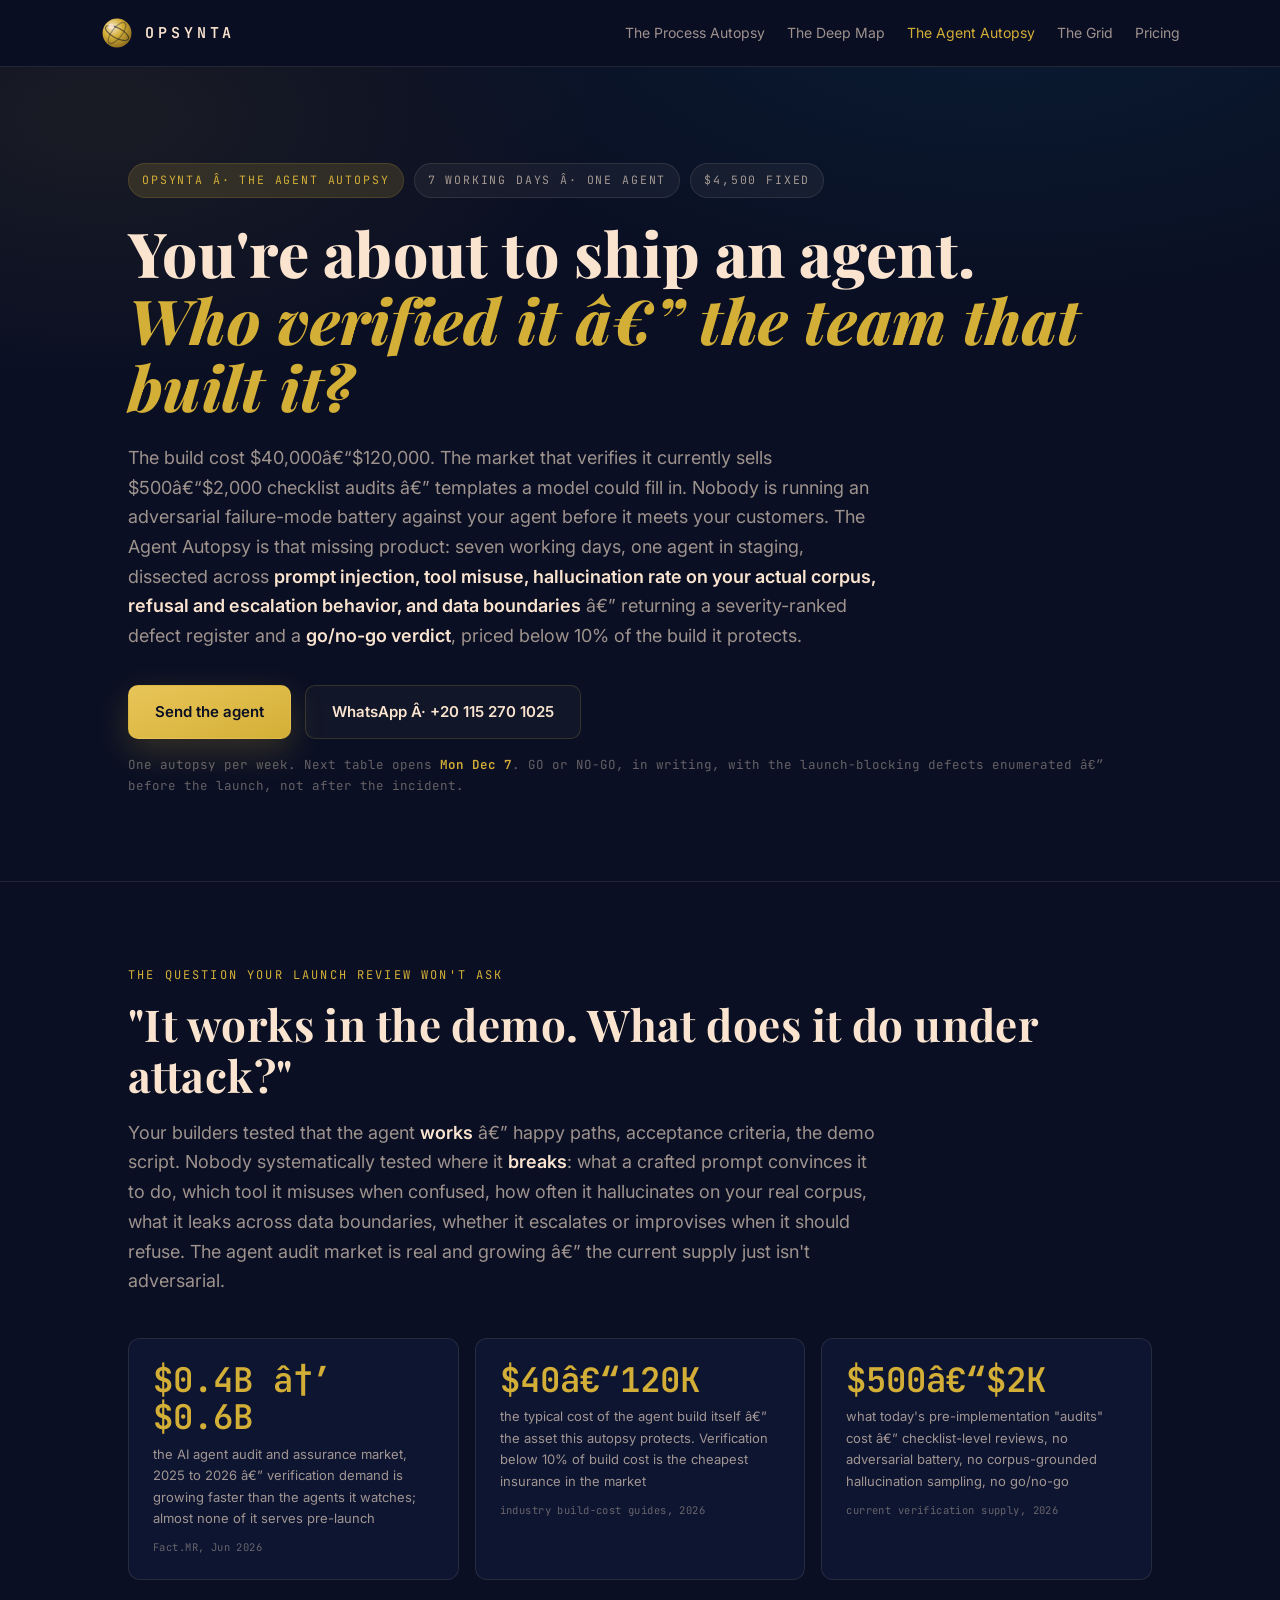
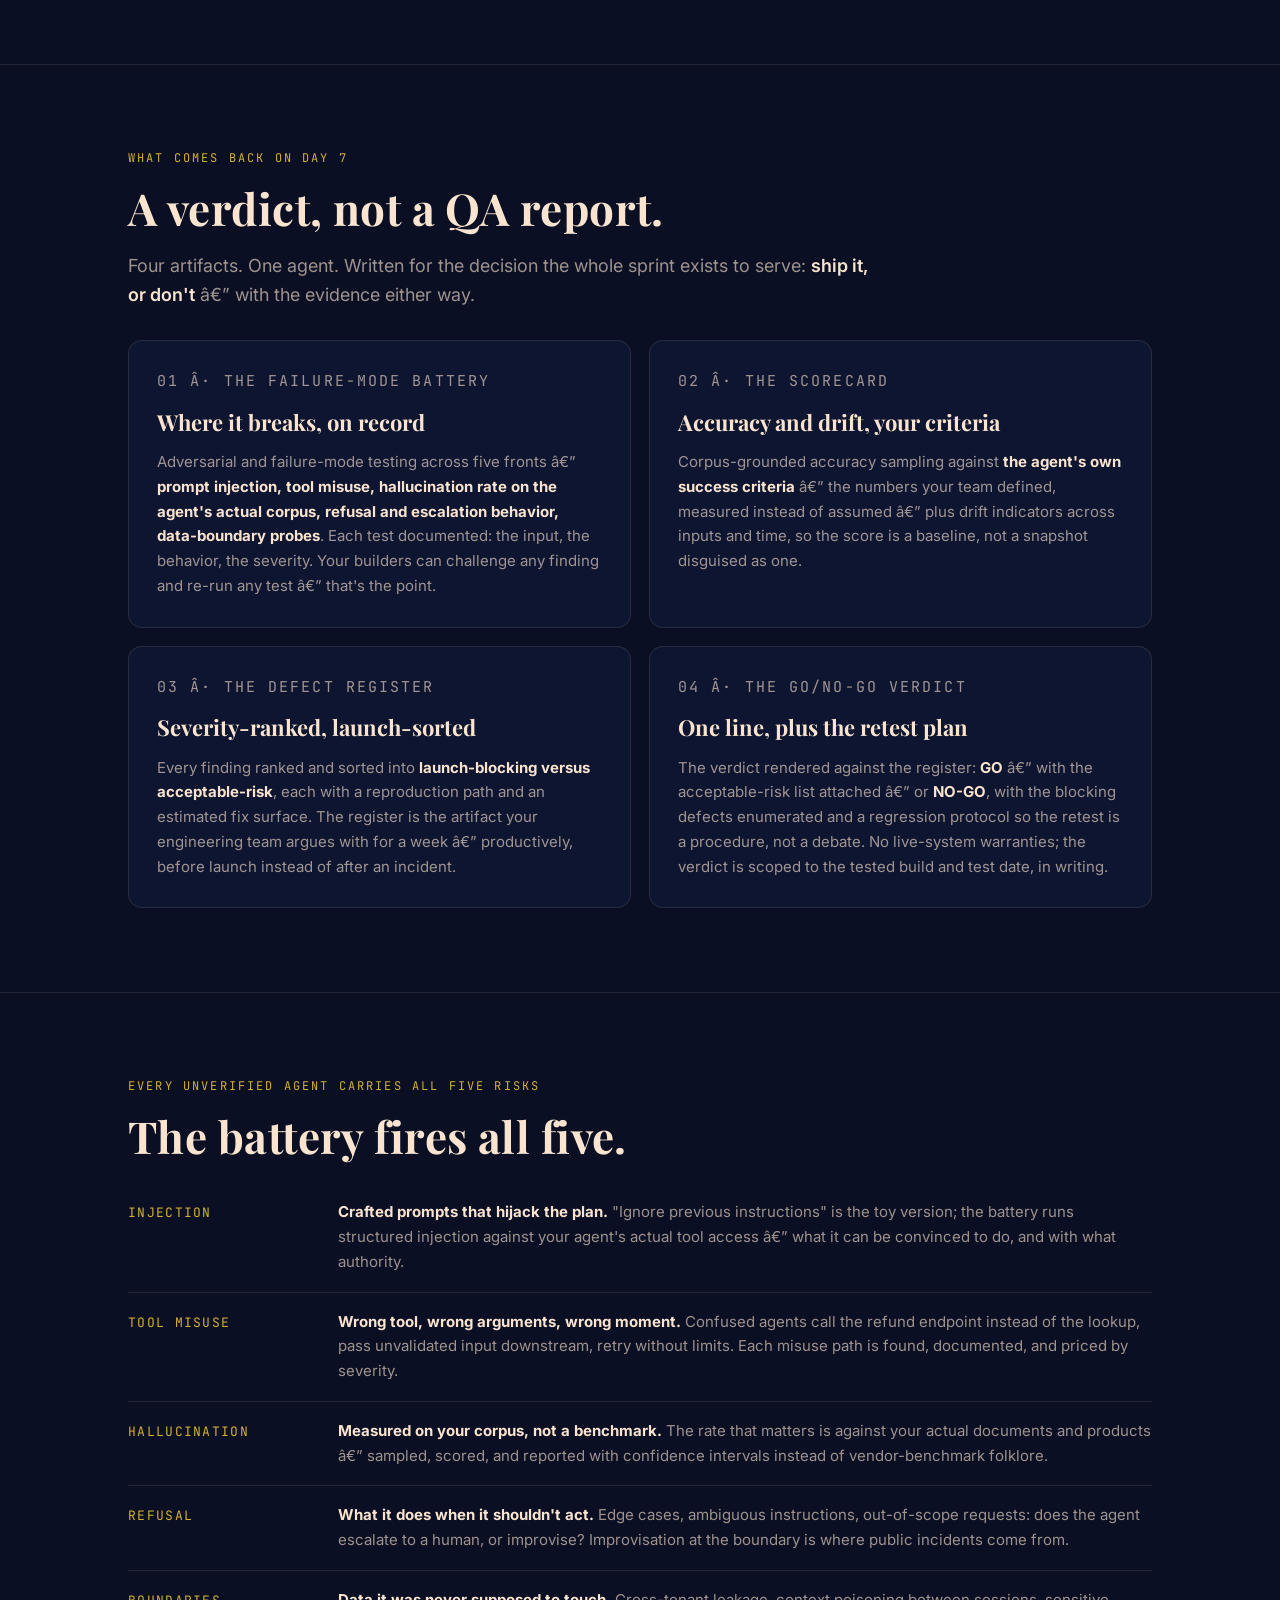
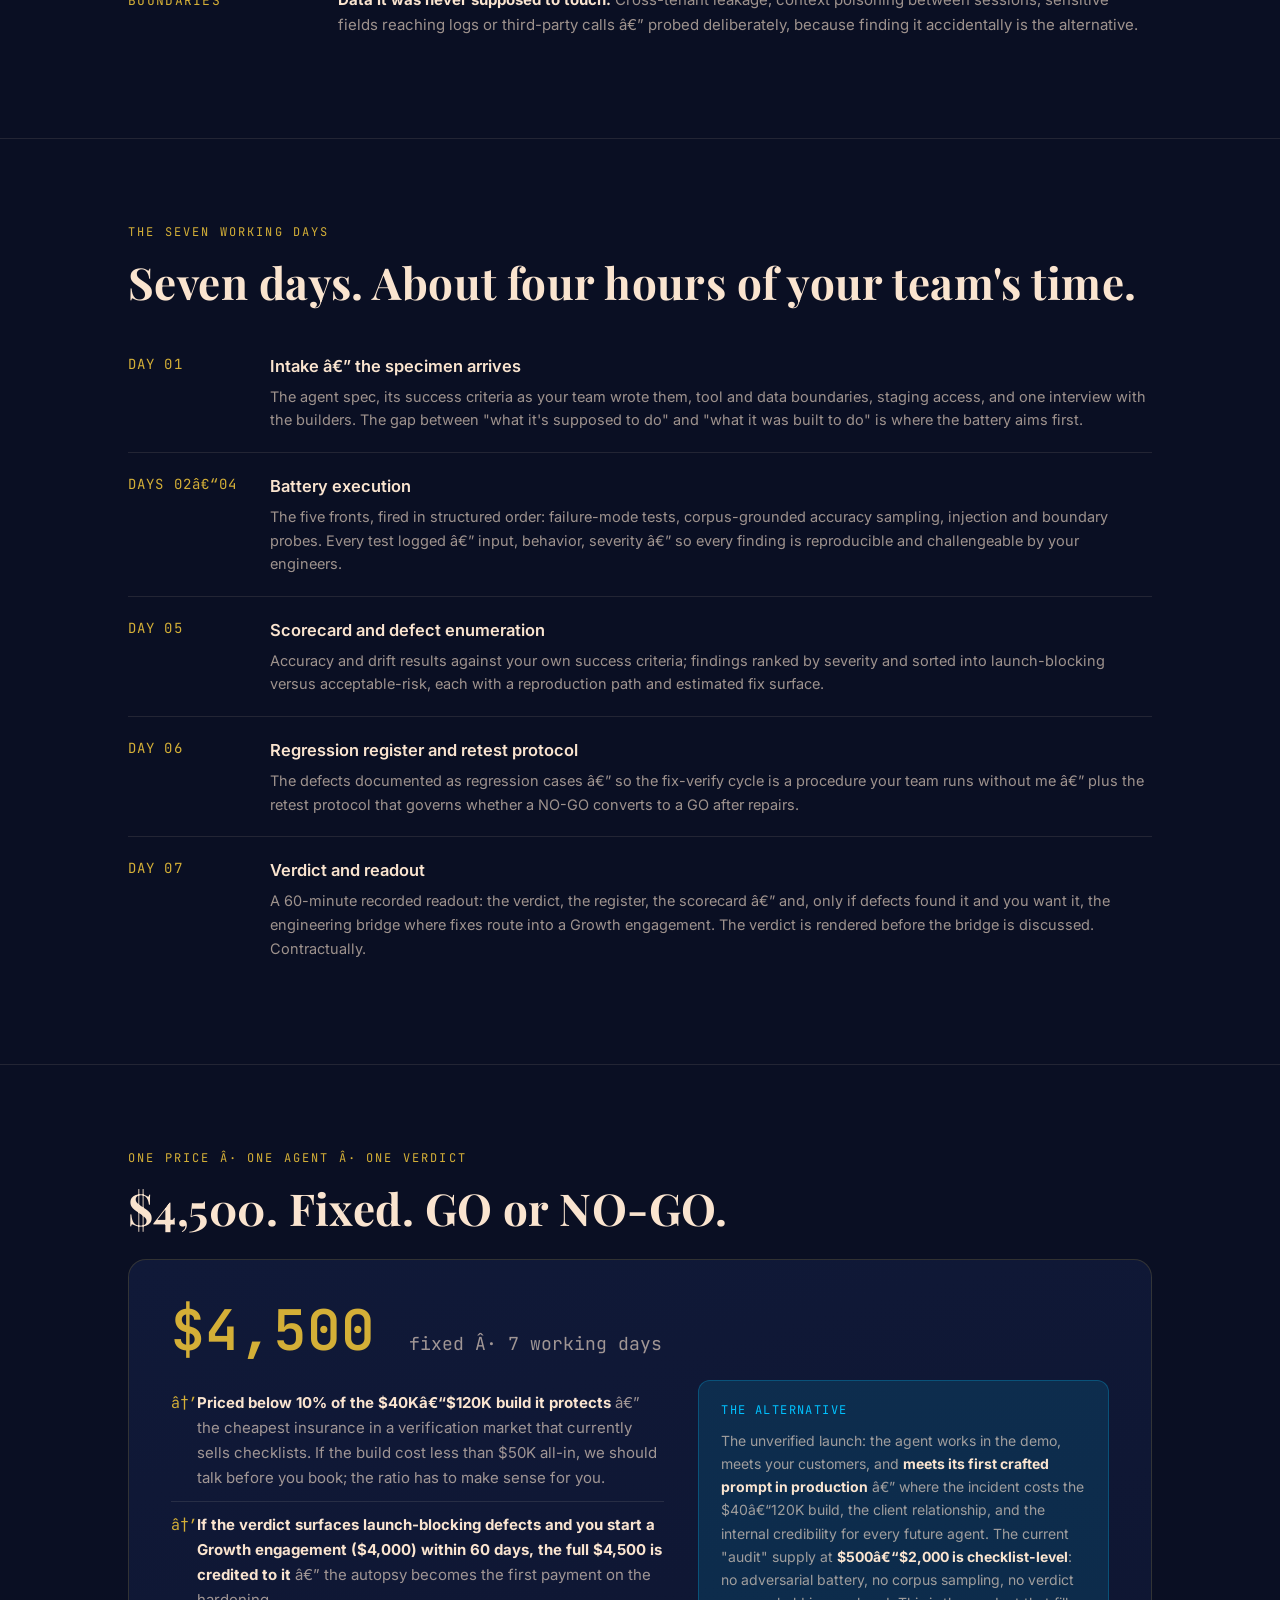
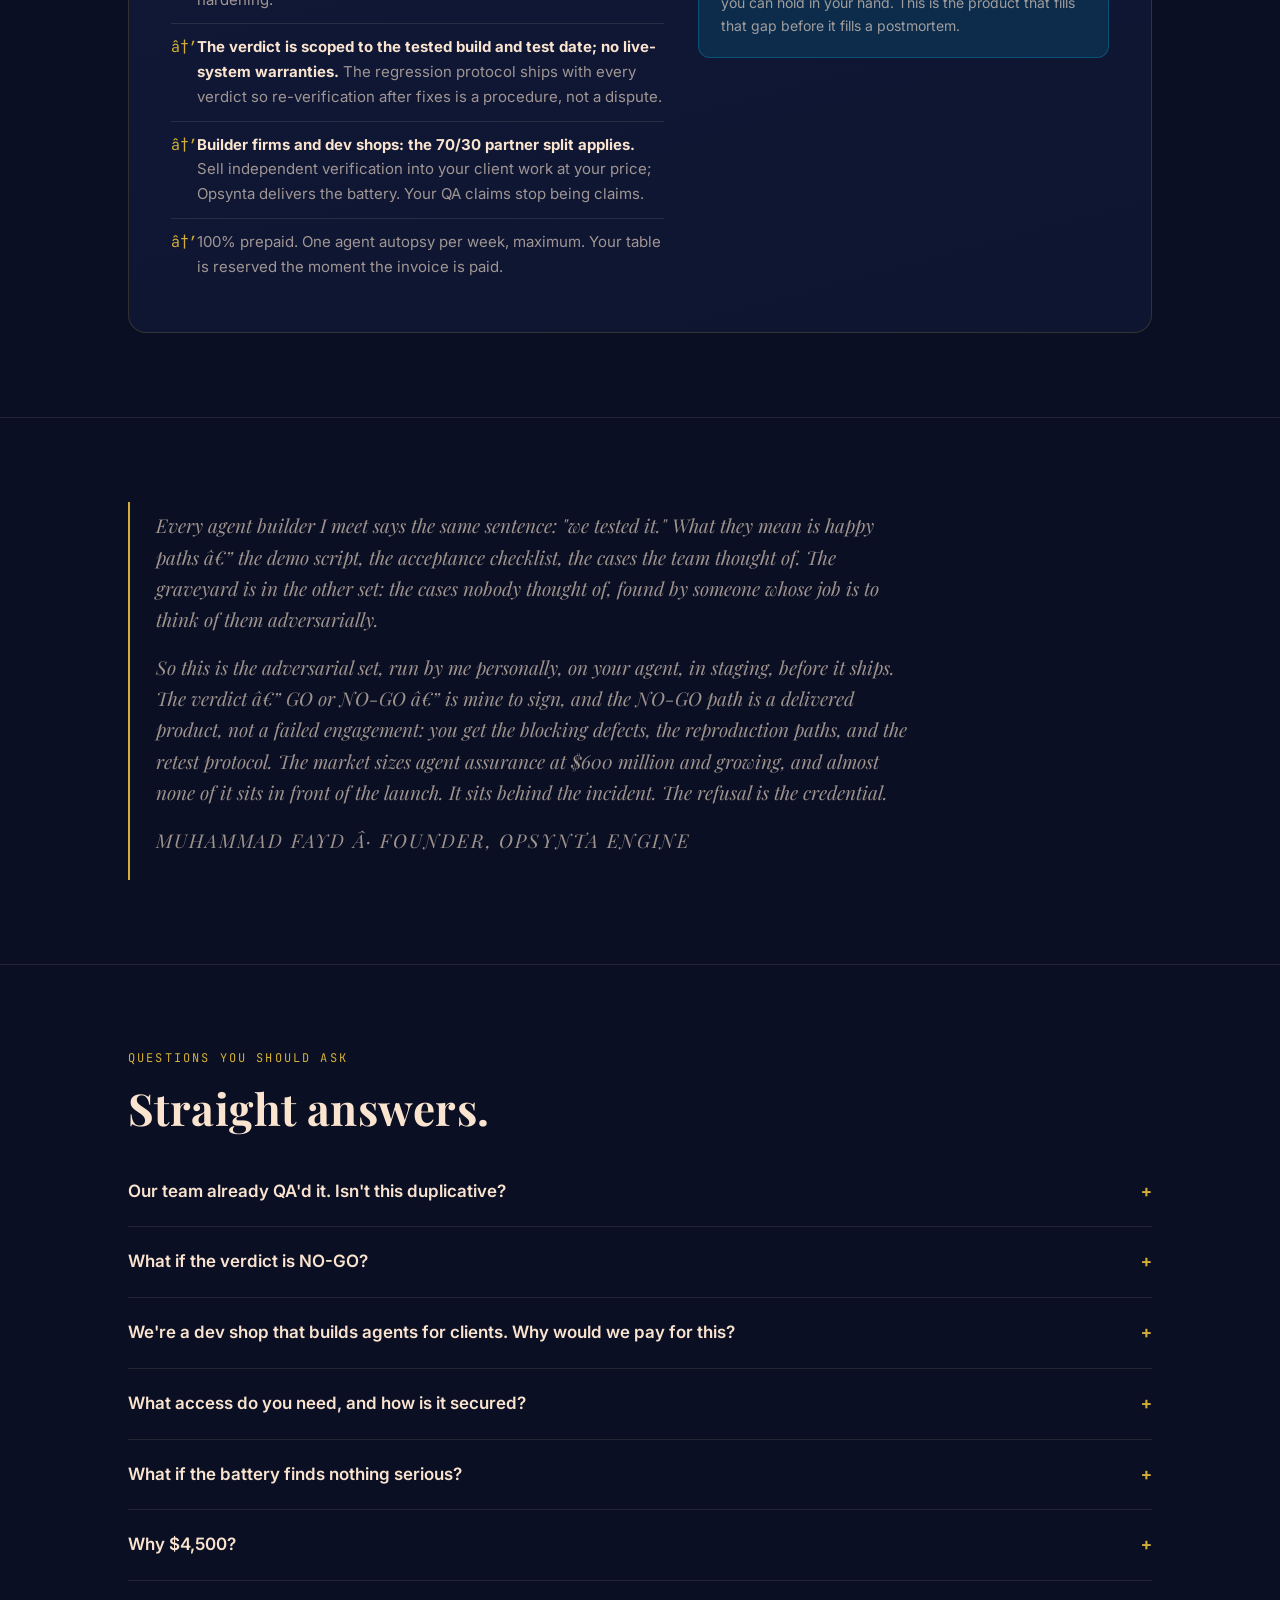
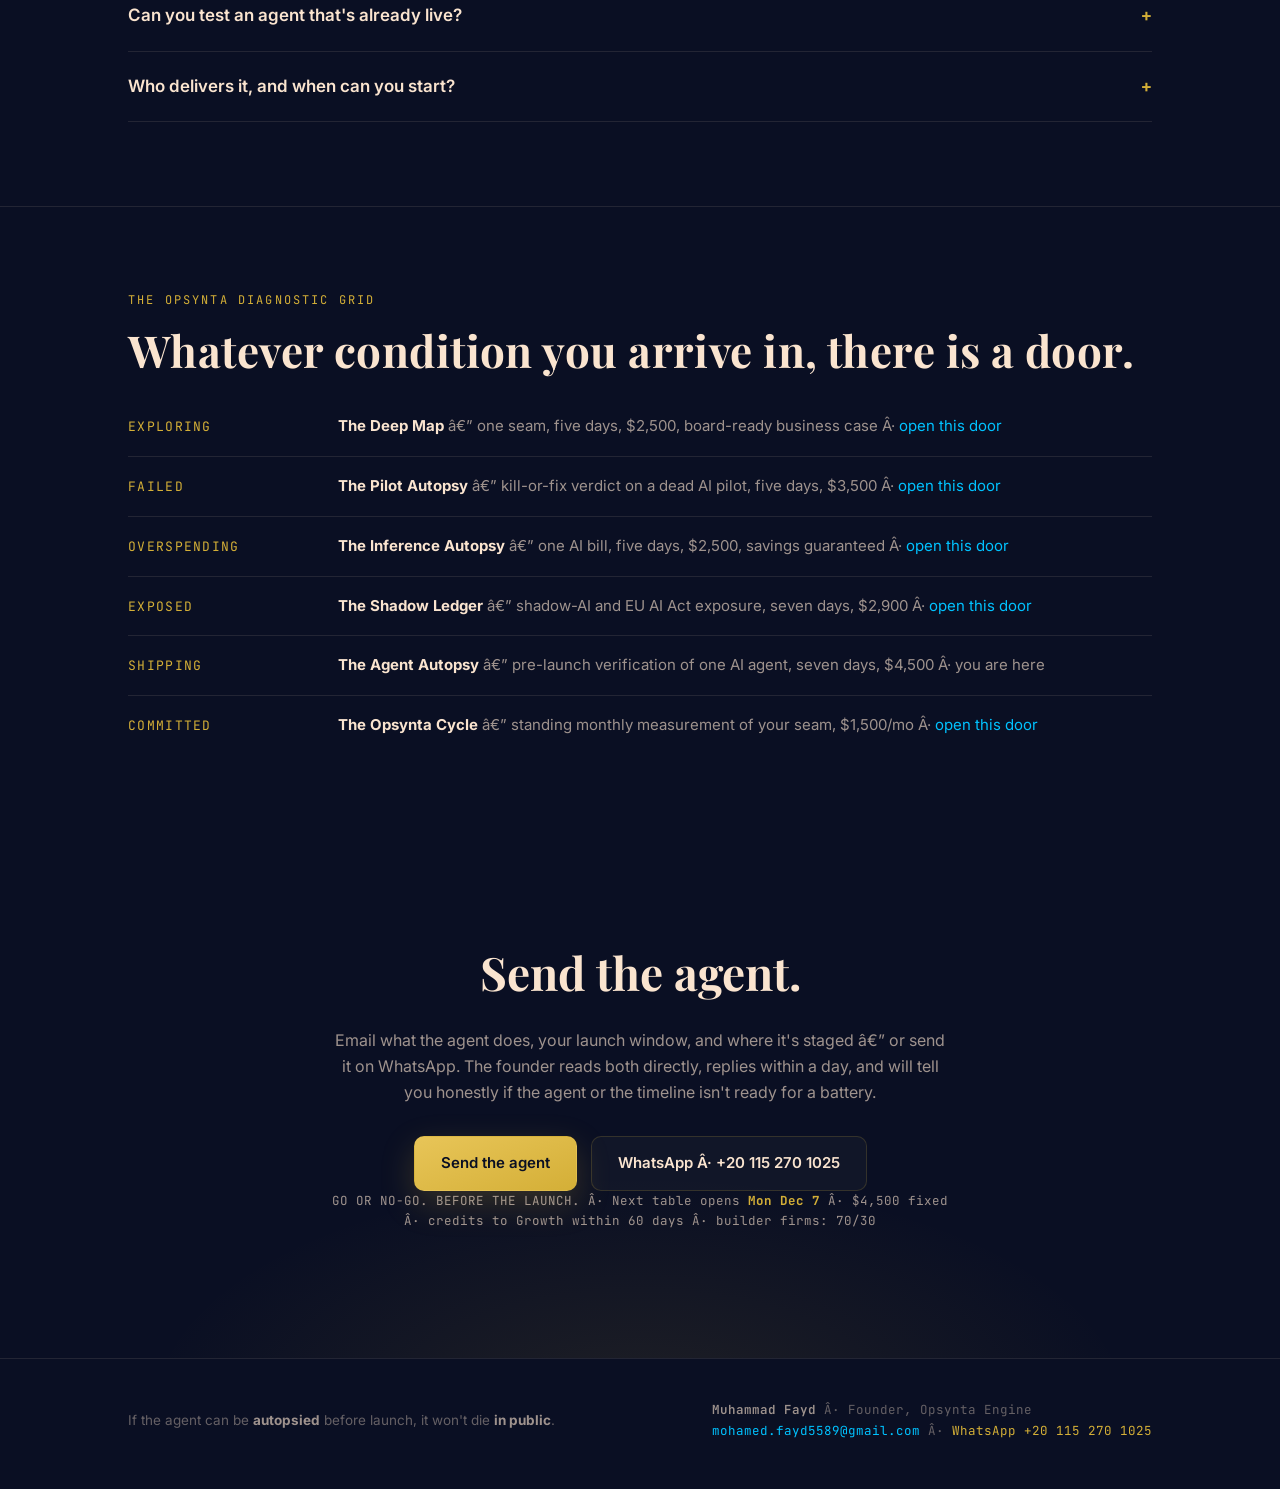
<file: agent_autopsy.html>
<!DOCTYPE html>
<html lang="en">
<head>
  <meta charset="UTF-8" />
  <meta name="viewport" content="width=device-width, initial-scale=1.0" />
  <title>The Agent Autopsy â€” Opsynta Engine</title>
  <meta name="description" content="You're about to ship an AI agent that cost $40Kâ€“$120K to build. Who verified it â€” the team that built it? The Agent Autopsy is the pre-launch verification sprint the market doesn't sell: seven days, $4,500 fixed, a failure-mode battery, a severity-ranked defect register, and a go/no-go verdict." />
  <meta property="og:title" content="The Agent Autopsy â€” Opsynta Engine" />
  <meta property="og:description" content="Prompt injection, tool misuse, hallucination rate on your actual corpus, refusal behavior, data boundaries â€” adversarially tested before your launch, not after your incident. Seven days, $4,500 fixed, go/no-go verdict with the launch-blocking defects enumerated." />
  <meta property="og:type" content="website" />
    <meta property="og:image" content="https://muhammad-fayd.github.io/opsynta-engine-website/assets/og-agent.png" />
    <meta property="og:image:width" content="1200" />
    <meta property="og:image:height" content="630" />
    <meta property="og:image:alt" content="Opsynta â€” the six-door Diagnostic Grid, this door highlighted" />
    <meta name="twitter:card" content="summary_large_image" />

  <link rel="preconnect" href="https://fonts.googleapis.com" />
  <link rel="preconnect" href="https://fonts.gstatic.com" crossorigin />
  <link href="https://fonts.googleapis.com/css2?family=Inter:wght@400;500;600;700;800&family=JetBrains+Mono:wght@400;500;600&family=Playfair+Display:ital,wght@0,400;0,500;0,600;0,700;0,800;0,900;1,400;1,600;1,700&display=swap" rel="stylesheet" />
  <link rel="icon" type="image/svg+xml" href="data:image/svg+xml,%3Csvg xmlns='http://www.w3.org/2000/svg' viewBox='0 0 64 64'%3E%3Ccircle cx='32' cy='32' r='28' fill='%230A0F23'/%3E%3Ccircle cx='32' cy='32' r='10' fill='%2300C2FF'/%3E%3Cpath d='M24 44 L32 14 L40 44 M27 34 L37 34' fill='none' stroke='%23D4AF37' stroke-width='2.5'/%3E%3C/svg%3E" />
  <style>
    /* ============ DUSK ATLAS â€” self-contained (no stylesheet dependency) ============ */
    :root {
      --navy: #0A0F23; --panel: #0E1530; --panel-2: #101938;
      --peach: #FAE4CF; --peach-dim: rgba(250,228,207,.62); --peach-faint: rgba(250,228,207,.38);
      --gold: #D4AF37; --gold-dim: rgba(212,175,55,.16); --gold-bright: #E8C558;
      --cyan: #00C2FF; --cyan-dim: rgba(0,194,255,.12);
      --line: rgba(212,175,55,.18); --line-soft: rgba(250,228,207,.10);
      --serif: "Playfair Display", Georgia, serif;
      --sans: "Inter", -apple-system, "Segoe UI", Arial, sans-serif;
      --mono: "JetBrains Mono", "SFMono-Regular", Consolas, monospace;
    }
    * { margin: 0; padding: 0; box-sizing: border-box; }
    html { scroll-behavior: smooth; }
    body { background: var(--navy); color: var(--peach); font-family: var(--sans); font-size: 16px; line-height: 1.65; -webkit-font-smoothing: antialiased; }
    .container { max-width: 1080px; margin: 0 auto; padding: 0 28px; }
    a { color: var(--cyan); text-decoration: none; }
    .mono { font-family: var(--mono); }
    .gold { color: var(--gold); }
    .section { padding: 84px 0; border-top: 1px solid var(--line-soft); }
    .section-tag { font-family: var(--mono); font-size: 12px; letter-spacing: .18em; text-transform: uppercase; color: var(--gold); margin-bottom: 14px; }
    h2.display { font-family: var(--serif); font-weight: 700; font-size: clamp(30px, 4.4vw, 44px); line-height: 1.14; letter-spacing: .01em; margin-bottom: 18px; }
    .lead { color: var(--peach-dim); font-size: 18px; max-width: 760px; }
    .lead strong, .body-copy strong { color: var(--peach); font-weight: 600; }

    /* ---------- header ---------- */
    .dm-header { border-bottom: 1px solid var(--line-soft); background: rgba(10,15,35,.92); position: sticky; top: 0; z-index: 50; backdrop-filter: blur(8px); }
    .dm-header-inner { display: flex; align-items: center; justify-content: space-between; gap: 18px; padding: 16px 0; }
    .logo-chip { display: flex; align-items: center; gap: 11px; }
    .logo-mark { width: 34px; height: 34px; }
    .logo-word { font-family: var(--mono); font-weight: 600; letter-spacing: .26em; font-size: 15px; color: var(--peach); }
    .dm-nav { display: flex; gap: 22px; align-items: center; font-size: 14px; }
    .dm-nav a { color: var(--peach-dim); }
    .dm-nav a:hover { color: var(--peach); }
    .dm-nav a.active { color: var(--gold); }
    @media (max-width: 720px) { .dm-nav { display: none; } }

    /* ---------- hero ---------- */
    .hero { padding: 96px 0 84px; background:
      radial-gradient(1100px 520px at 78% -8%, rgba(0,194,255,.07), transparent 60%),
      radial-gradient(900px 480px at 8% 6%, rgba(212,175,55,.08), transparent 55%); }
    .eyebrow { display: flex; flex-wrap: wrap; gap: 10px; margin-bottom: 22px; }
    .pill { font-family: var(--mono); font-size: 11.5px; letter-spacing: .16em; text-transform: uppercase; color: var(--gold); border: 1px solid var(--gold-dim); background: var(--gold-dim); padding: 7px 13px; border-radius: 999px; }
    .pill-meta { color: var(--peach-dim); border-color: var(--line-soft); background: rgba(250,228,207,.05); }
    h1.hero-title { font-family: var(--serif); font-weight: 800; font-size: clamp(38px, 6vw, 62px); line-height: 1.08; letter-spacing: .005em; margin-bottom: 22px; }
    .hero-title em { font-style: italic; color: var(--gold); }
    .score-line { font-family: var(--mono); font-size: 13px; color: var(--cyan); border-left: 2px solid var(--cyan-dim); padding: 6px 0 6px 14px; margin: 18px 0 4px; display: none; }
    .hero-cta { display: flex; flex-wrap: wrap; gap: 14px; margin: 34px 0 10px; }
    .btn { display: inline-block; font-family: var(--sans); font-weight: 600; font-size: 15px; padding: 14px 26px; border-radius: 10px; border: 1px solid transparent; cursor: pointer; }
    .btn-gold { background: linear-gradient(160deg, var(--gold-bright), var(--gold)); color: #0A0F23; box-shadow: 0 12px 34px rgba(212,175,55,.22); }
    .btn-gold:hover { filter: brightness(1.06); }
    .btn-outline { border-color: var(--line); color: var(--peach); background: rgba(250,228,207,.03); }
    .btn-outline:hover { border-color: var(--gold); }
    .hero-capacity { font-family: var(--mono); font-size: 12.5px; color: var(--peach-faint); margin-top: 16px; }
    .hero-capacity b { color: var(--gold); font-weight: 600; }

    /* ---------- stats band ---------- */
    .stats-band { display: grid; grid-template-columns: repeat(3, 1fr); gap: 16px; margin-top: 42px; }
    .stat-card { background: var(--panel); border: 1px solid var(--line-soft); border-radius: 12px; padding: 22px 24px; }
    .stat-number { font-family: var(--mono); font-size: 34px; font-weight: 600; color: var(--gold); line-height: 1.1; }
    .stat-label { font-size: 13px; color: var(--peach-dim); margin-top: 8px; }
    .stat-src { font-family: var(--mono); font-size: 10.5px; color: var(--peach-faint); margin-top: 10px; letter-spacing: .04em; }
    @media (max-width: 820px) { .stats-band { grid-template-columns: 1fr; } }

    /* ---------- deliverables ---------- */
    .grid-2 { display: grid; grid-template-columns: 1fr 1fr; gap: 18px; }
    @media (max-width: 820px) { .grid-2 { grid-template-columns: 1fr; } }
    .deliv-card { background: var(--panel); border: 1px solid var(--line-soft); border-radius: 14px; padding: 28px; }
    .deliv-num { font-family: var(--mono); font-size: 12px; color: var(--cyan); letter-spacing: .14em; margin-bottom: 10px; }
    .deliv-card h3 { font-family: var(--serif); font-size: 22px; font-weight: 700; margin-bottom: 10px; }
    .deliv-card p { color: var(--peach-dim); font-size: 15px; }
    .deliv-card p strong { color: var(--peach); }

    /* ---------- timeline ---------- */
    .day-row { display: grid; grid-template-columns: 120px 1fr; gap: 22px; padding: 20px 0; border-bottom: 1px solid var(--line-soft); }
    .day-row:last-child { border-bottom: none; }
    .day-tag { font-family: var(--mono); color: var(--gold); font-size: 14px; letter-spacing: .08em; }
    .day-body h4 { font-size: 16.5px; font-weight: 600; color: var(--peach); }
    .day-body p { color: var(--peach-dim); font-size: 14.5px; margin-top: 4px; }
    @media (max-width: 640px) { .day-row { grid-template-columns: 1fr; gap: 6px; } }

    /* ---------- pricing ---------- */
    .price-panel { background: linear-gradient(165deg, var(--panel-2), var(--panel)); border: 1px solid var(--line); border-radius: 18px; padding: 42px; margin-top: 26px; }
    .price-figure { font-family: var(--mono); font-size: 56px; font-weight: 600; color: var(--gold); line-height: 1; }
    .price-figure span { font-size: 18px; color: var(--peach-dim); font-weight: 400; }
    .price-cols { display: grid; grid-template-columns: 1.2fr 1fr; gap: 34px; margin-top: 22px; }
    @media (max-width: 820px) { .price-cols { grid-template-columns: 1fr; } .price-panel { padding: 30px 24px; } }
    .price-notes { list-style: none; }
    .price-notes li { padding: 11px 0 11px 26px; position: relative; color: var(--peach-dim); font-size: 15px; border-bottom: 1px solid var(--line-soft); }
    .price-notes li:last-child { border-bottom: none; }
    .price-notes li::before { content: "â†’"; position: absolute; left: 0; color: var(--gold); font-family: var(--mono); }
    .price-notes li strong { color: var(--peach); }
    .price-anchor { background: var(--cyan-dim); border: 1px solid rgba(0,194,255,.25); border-radius: 12px; padding: 20px 22px; font-size: 14px; color: var(--peach-dim); align-self: start; }
    .price-anchor .mono { color: var(--cyan); font-size: 12px; letter-spacing: .12em; text-transform: uppercase; display: block; margin-bottom: 8px; }
    .price-anchor strong { color: var(--peach); }

    /* ---------- probes ---------- */
    .vert-row { display: grid; grid-template-columns: 190px 1fr; gap: 20px; padding: 17px 0; border-bottom: 1px solid var(--line-soft); align-items: baseline; }
    .vert-row:last-child { border-bottom: none; }
    .vert-name { font-family: var(--mono); font-size: 13px; color: var(--gold); letter-spacing: .1em; text-transform: uppercase; }
    .vert-seam { color: var(--peach-dim); font-size: 15px; }
    .vert-seam strong { color: var(--peach); }
    @media (max-width: 640px) { .vert-row { grid-template-columns: 1fr; gap: 4px; } }

    /* ---------- founder ---------- */
    .founder-note { max-width: 780px; border-left: 2px solid var(--gold); padding: 8px 0 8px 26px; }
    .founder-note p { font-family: var(--serif); font-style: italic; font-size: 19px; color: var(--peach-dim); margin-bottom: 16px; }
    .founder-sig { font-family: var(--mono); font-size: 13px; color: var(--gold); letter-spacing: .1em; }

    /* ---------- FAQ ---------- */
    .faq-item { border-bottom: 1px solid var(--line-soft); }
    .faq-item summary { cursor: pointer; padding: 20px 0; font-size: 17px; font-weight: 600; color: var(--peach); list-style: none; display: flex; justify-content: space-between; gap: 18px; }
    .faq-item summary::after { content: "+"; font-family: var(--mono); color: var(--gold); font-size: 18px; }
    .faq-item[open] summary::after { content: "â€“"; }
    .faq-item .faq-a { padding: 0 0 22px; color: var(--peach-dim); font-size: 15px; max-width: 820px; }
    .faq-item .faq-a strong { color: var(--peach); }

    /* ---------- final CTA ---------- */
    .final-cta { text-align: center; padding: 96px 0; background:
      radial-gradient(760px 360px at 50% 110%, rgba(212,175,55,.10), transparent 65%); }
    .final-cta h2 { font-family: var(--serif); font-size: clamp(30px, 4.6vw, 46px); font-weight: 700; margin-bottom: 16px; }
    .final-cta p { color: var(--peach-dim); max-width: 620px; margin: 0 auto 30px; }
    .cta-row { display: flex; flex-wrap: wrap; gap: 14px; justify-content: center; }
    .slot-line { font-family: var(--mono); font-size: 12.5px; color: var(--peach-faint); margin-top: 22px; }
    .slot-line b { color: var(--gold); }

    /* ---------- footer ---------- */
    .dm-footer { border-top: 1px solid var(--line-soft); padding: 40px 0 48px; }
    .dm-footer .container { display: flex; flex-wrap: wrap; gap: 26px; justify-content: space-between; align-items: center; }
    .footer-slogan { font-size: 13.5px; color: var(--peach-faint); }
    .footer-slogan strong { color: var(--peach-dim); }
    .sig-name { font-family: var(--mono); font-size: 12.5px; line-height: 1.7; color: var(--peach-faint); }
    .sig-name .peach-strong { color: var(--peach-dim); font-weight: 600; }
    .sig-name a { color: var(--cyan); }
    .sig-name .gold-tel { color: var(--gold); }
  </style>
</head>
<body>

  <!-- ============ HEADER ============ -->
  <header class="dm-header">
    <div class="container dm-header-inner">
      <a class="logo-chip" href="index.html" aria-label="Opsynta Engine home">
        <svg class="logo-mark" viewBox="0 0 40 40" role="img" aria-hidden="true">
          <defs>
            <radialGradient id="sphereGradAA" cx="35%" cy="30%" r="75%">
              <stop offset="0%" stop-color="#F5E6C8"/>
              <stop offset="45%" stop-color="#D4AF37"/>
              <stop offset="100%" stop-color="#8C6D1F"/>
            </radialGradient>
          </defs>
          <circle cx="20" cy="20" r="17" fill="url(#sphereGradAA)"/>
          <ellipse cx="20" cy="20" rx="15" ry="6" fill="none" stroke="#0A0F23" stroke-width="1.4" transform="rotate(28 20 20)" opacity="0.55"/>
          <ellipse cx="20" cy="20" rx="15" ry="6" fill="none" stroke="#0A0F23" stroke-width="1.4" transform="rotate(-52 20 20)" opacity="0.35"/>
          <circle cx="13" cy="12" r="3.2" fill="#FAE4CF" opacity="0.9"/>
        </svg>
        <span class="logo-word">OPSYNTA</span>
      </a>
      <nav class="dm-nav" aria-label="Agent Autopsy">
        <a href="autopsy.html">The Process Autopsy</a>
        <a href="deepmap.html">The Deep Map</a>
        <a href="agent_autopsy.html" class="active">The Agent Autopsy</a>
        <a href="agent_autopsy.html#grid">The Grid</a>
        <a href="index.html#pricing">Pricing</a>
      </nav>
    </div>
  </header>

  <main>

    <!-- ============ HERO ============ -->
    <section class="hero">
      <div class="container">
        <p class="eyebrow">
          <span class="pill">Opsynta Â· The Agent Autopsy</span>
          <span class="pill pill-meta">7 working days Â· one agent</span>
          <span class="pill pill-meta">$4,500 fixed</span>
        </p>
        <h1 class="hero-title">You're about to ship an agent.<br /><em>Who verified it â€” the team that built it?</em></h1>
        <p class="lead">The build cost $40,000â€“$120,000. The market that verifies it currently sells $500â€“$2,000 checklist audits â€” templates a model could fill in. Nobody is running an adversarial failure-mode battery against your agent before it meets your customers. The Agent Autopsy is that missing product: seven working days, one agent in staging, dissected across <strong>prompt injection, tool misuse, hallucination rate on your actual corpus, refusal and escalation behavior, and data boundaries</strong> â€” returning a severity-ranked defect register and a <strong>go/no-go verdict</strong>, priced below 10% of the build it protects.</p>
        <p class="score-line mono" id="scoreLine"></p>
        <div class="hero-cta">
          <a class="btn btn-gold" href="mailto:mohamed.fayd5589@gmail.com?subject=Agent%20Autopsy%20%E2%80%94%20the%20launch&body=Hi%20Muhammad%2C%0A%0AHere%27s%20the%20agent%3A%0A%0ACompany%20%2F%20team%3A%0AWhat%20the%20agent%20does%20%28its%20job%29%3A%0ALaunch%20window%3A%0AStaging%20access%20%2F%20who%20built%20it%3A%0A%0A%E2%80%94%20%5Bname%5D">Send the agent</a>
          <a class="btn btn-outline" href="https://wa.me/201152701025" target="_blank" rel="noopener">WhatsApp Â· +20 115 270 1025</a>
        </div>
        <p class="hero-capacity">One autopsy per week. Next table opens <b id="nextSlot">Monday</b>. GO or NO-GO, in writing, with the launch-blocking defects enumerated â€” before the launch, not after the incident.</p>
      </div>
    </section>

    <!-- ============ THE QUESTION ============ -->
    <section class="section" id="question">
      <div class="container">
        <p class="section-tag">The question your launch review won't ask</p>
        <h2 class="display">"It works in the demo. What does it do under attack?"</h2>
        <p class="lead body-copy" style="margin-bottom: 8px;">Your builders tested that the agent <strong>works</strong> â€” happy paths, acceptance criteria, the demo script. Nobody systematically tested where it <strong>breaks</strong>: what a crafted prompt convinces it to do, which tool it misuses when confused, how often it hallucinates on your real corpus, what it leaks across data boundaries, whether it escalates or improvises when it should refuse. The agent audit market is real and growing â€” the current supply just isn't adversarial.</p>
        <div class="stats-band">
          <div class="stat-card">
            <p class="stat-number">$0.4B â†’ $0.6B</p>
            <p class="stat-label">the AI agent audit and assurance market, 2025 to 2026 â€” verification demand is growing faster than the agents it watches; almost none of it serves pre-launch</p>
            <p class="stat-src">Fact.MR, Jun 2026</p>
          </div>
          <div class="stat-card">
            <p class="stat-number">$40â€“120K</p>
            <p class="stat-label">the typical cost of the agent build itself â€” the asset this autopsy protects. Verification below 10% of build cost is the cheapest insurance in the market</p>
            <p class="stat-src">industry build-cost guides, 2026</p>
          </div>
          <div class="stat-card">
            <p class="stat-number">$500â€“$2K</p>
            <p class="stat-label">what today's pre-implementation "audits" cost â€” checklist-level reviews, no adversarial battery, no corpus-grounded hallucination sampling, no go/no-go</p>
            <p class="stat-src">current verification supply, 2026</p>
          </div>
        </div>
      </div>
    </section>

    <!-- ============ WHAT COMES BACK ============ -->
    <section class="section" id="deliverables">
      <div class="container">
        <p class="section-tag">What comes back on Day 7</p>
        <h2 class="display">A verdict, not a QA report.</h2>
        <p class="lead body-copy" style="margin-bottom: 30px;">Four artifacts. One agent. Written for the decision the whole sprint exists to serve: <strong>ship it, or don't</strong> â€” with the evidence either way.</p>
        <div class="grid-2">
          <div class="deliv-card">
            <p class="deliv-num">01 Â· THE FAILURE-MODE BATTERY</p>
            <h3>Where it breaks, on record</h3>
            <p>Adversarial and failure-mode testing across five fronts â€” <strong>prompt injection, tool misuse, hallucination rate on the agent's actual corpus, refusal and escalation behavior, data-boundary probes</strong>. Each test documented: the input, the behavior, the severity. Your builders can challenge any finding and re-run any test â€” that's the point.</p>
          </div>
          <div class="deliv-card">
            <p class="deliv-num">02 Â· THE SCORECARD</p>
            <h3>Accuracy and drift, your criteria</h3>
            <p>Corpus-grounded accuracy sampling against <strong>the agent's own success criteria</strong> â€” the numbers your team defined, measured instead of assumed â€” plus drift indicators across inputs and time, so the score is a baseline, not a snapshot disguised as one.</p>
          </div>
          <div class="deliv-card">
            <p class="deliv-num">03 Â· THE DEFECT REGISTER</p>
            <h3>Severity-ranked, launch-sorted</h3>
            <p>Every finding ranked and sorted into <strong>launch-blocking versus acceptable-risk</strong>, each with a reproduction path and an estimated fix surface. The register is the artifact your engineering team argues with for a week â€” productively, before launch instead of after an incident.</p>
          </div>
          <div class="deliv-card">
            <p class="deliv-num">04 Â· THE GO/NO-GO VERDICT</p>
            <h3>One line, plus the retest plan</h3>
            <p>The verdict rendered against the register: <strong>GO</strong> â€” with the acceptable-risk list attached â€” or <strong>NO-GO</strong>, with the blocking defects enumerated and a regression protocol so the retest is a procedure, not a debate. No live-system warranties; the verdict is scoped to the tested build and test date, in writing.</p>
          </div>
        </div>
      </div>
    </section>

    <!-- ============ FIVE PROBES ============ -->
    <section class="section" id="probes">
      <div class="container">
        <p class="section-tag">Every unverified agent carries all five risks</p>
        <h2 class="display">The battery fires all five.</h2>
        <div style="margin-top: 22px;">
          <div class="vert-row">
            <p class="vert-name">Injection</p>
            <p class="vert-seam"><strong>Crafted prompts that hijack the plan.</strong> "Ignore previous instructions" is the toy version; the battery runs structured injection against your agent's actual tool access â€” what it can be convinced to do, and with what authority.</p>
          </div>
          <div class="vert-row">
            <p class="vert-name">Tool misuse</p>
            <p class="vert-seam"><strong>Wrong tool, wrong arguments, wrong moment.</strong> Confused agents call the refund endpoint instead of the lookup, pass unvalidated input downstream, retry without limits. Each misuse path is found, documented, and priced by severity.</p>
          </div>
          <div class="vert-row">
            <p class="vert-name">Hallucination</p>
            <p class="vert-seam"><strong>Measured on your corpus, not a benchmark.</strong> The rate that matters is against your actual documents and products â€” sampled, scored, and reported with confidence intervals instead of vendor-benchmark folklore.</p>
          </div>
          <div class="vert-row">
            <p class="vert-name">Refusal</p>
            <p class="vert-seam"><strong>What it does when it shouldn't act.</strong> Edge cases, ambiguous instructions, out-of-scope requests: does the agent escalate to a human, or improvise? Improvisation at the boundary is where public incidents come from.</p>
          </div>
          <div class="vert-row">
            <p class="vert-name">Boundaries</p>
            <p class="vert-seam"><strong>Data it was never supposed to touch.</strong> Cross-tenant leakage, context poisoning between sessions, sensitive fields reaching logs or third-party calls â€” probed deliberately, because finding it accidentally is the alternative.</p>
          </div>
        </div>
      </div>
    </section>

    <!-- ============ THE SEVEN DAYS ============ -->
    <section class="section" id="process">
      <div class="container">
        <p class="section-tag">The seven working days</p>
        <h2 class="display">Seven days. About four hours of your team's time.</h2>
        <div style="margin-top: 26px;">
          <div class="day-row">
            <p class="day-tag">DAY 01</p>
            <div class="day-body">
              <h4>Intake â€” the specimen arrives</h4>
              <p>The agent spec, its success criteria as your team wrote them, tool and data boundaries, staging access, and one interview with the builders. The gap between "what it's supposed to do" and "what it was built to do" is where the battery aims first.</p>
            </div>
          </div>
          <div class="day-row">
            <p class="day-tag">DAYS 02â€“04</p>
            <div class="day-body">
              <h4>Battery execution</h4>
              <p>The five fronts, fired in structured order: failure-mode tests, corpus-grounded accuracy sampling, injection and boundary probes. Every test logged â€” input, behavior, severity â€” so every finding is reproducible and challengeable by your engineers.</p>
            </div>
          </div>
          <div class="day-row">
            <p class="day-tag">DAY 05</p>
            <div class="day-body">
              <h4>Scorecard and defect enumeration</h4>
              <p>Accuracy and drift results against your own success criteria; findings ranked by severity and sorted into launch-blocking versus acceptable-risk, each with a reproduction path and estimated fix surface.</p>
            </div>
          </div>
          <div class="day-row">
            <p class="day-tag">DAY 06</p>
            <div class="day-body">
              <h4>Regression register and retest protocol</h4>
              <p>The defects documented as regression cases â€” so the fix-verify cycle is a procedure your team runs without me â€” plus the retest protocol that governs whether a NO-GO converts to a GO after repairs.</p>
            </div>
          </div>
          <div class="day-row">
            <p class="day-tag">DAY 07</p>
            <div class="day-body">
              <h4>Verdict and readout</h4>
              <p>A 60-minute recorded readout: the verdict, the register, the scorecard â€” and, only if defects found it and you want it, the engineering bridge where fixes route into a Growth engagement. The verdict is rendered before the bridge is discussed. Contractually.</p>
            </div>
          </div>
        </div>
      </div>
    </section>

    <!-- ============ PRICING ============ -->
    <section class="section" id="price">
      <div class="container">
        <p class="section-tag">One price Â· one agent Â· one verdict</p>
        <h2 class="display">$4,500. Fixed. GO or NO-GO.</h2>
        <div class="price-panel">
          <p class="price-figure">$4,500 <span>fixed Â· 7 working days</span></p>
          <div class="price-cols">
            <ul class="price-notes">
              <li><strong>Priced below 10% of the $40Kâ€“$120K build it protects</strong> â€” the cheapest insurance in a verification market that currently sells checklists. If the build cost less than $50K all-in, we should talk before you book; the ratio has to make sense for you.</li>
              <li><strong>If the verdict surfaces launch-blocking defects and you start a Growth engagement ($4,000) within 60 days, the full $4,500 is credited to it</strong> â€” the autopsy becomes the first payment on the hardening.</li>
              <li><strong>The verdict is scoped to the tested build and test date; no live-system warranties.</strong> The regression protocol ships with every verdict so re-verification after fixes is a procedure, not a dispute.</li>
              <li><strong>Builder firms and dev shops: the 70/30 partner split applies.</strong> Sell independent verification into your client work at your price; Opsynta delivers the battery. Your QA claims stop being claims.</li>
              <li>100% prepaid. One agent autopsy per week, maximum. Your table is reserved the moment the invoice is paid.</li>
            </ul>
            <aside class="price-anchor">
              <span class="mono">The alternative</span>
              The unverified launch: the agent works in the demo, meets your customers, and <strong>meets its first crafted prompt in production</strong> â€” where the incident costs the $40â€“120K build, the client relationship, and the internal credibility for every future agent. The current "audit" supply at <strong>$500â€“$2,000 is checklist-level</strong>: no adversarial battery, no corpus sampling, no verdict you can hold in your hand. This is the product that fills that gap before it fills a postmortem.
            </aside>
          </div>
        </div>
      </div>
    </section>

    <!-- ============ FOUNDER NOTE ============ -->
    <section class="section" id="founder">
      <div class="container">
        <div class="founder-note">
          <p>Every agent builder I meet says the same sentence: "we tested it." What they mean is happy paths â€” the demo script, the acceptance checklist, the cases the team thought of. The graveyard is in the other set: the cases nobody thought of, found by someone whose job is to think of them adversarially.</p>
          <p>So this is the adversarial set, run by me personally, on your agent, in staging, before it ships. The verdict â€” GO or NO-GO â€” is mine to sign, and the NO-GO path is a delivered product, not a failed engagement: you get the blocking defects, the reproduction paths, and the retest protocol. The market sizes agent assurance at $600 million and growing, and almost none of it sits in front of the launch. It sits behind the incident. The refusal is the credential.</p>
          <p class="founder-sig">MUHAMMAD FAYD Â· FOUNDER, OPSYNTA ENGINE</p>
        </div>
      </div>
    </section>

    <!-- ============ FAQ ============ -->
    <section class="section" id="faq">
      <div class="container">
        <p class="section-tag">Questions you should ask</p>
        <h2 class="display">Straight answers.</h2>
        <div style="margin-top: 24px;">
          <details class="faq-item">
            <summary>Our team already QA'd it. Isn't this duplicative?</summary>
            <p class="faq-a">Your builders tested that it <strong>works</strong> â€” that's their job, and the happy paths need to pass. The battery tests where it <strong>breaks</strong>: injection, misuse, hallucination on your corpus, boundary leakage. Builders systematically under-test their own failure surface â€” not from negligence, but because you can't adversarially attack the thing you're rooting for. That's why the verdict comes from outside the build team. Independent verification isn't an insult to your QA; it's the thing that makes your QA claims credible.</p>
          </details>
          <details class="faq-item">
            <summary>What if the verdict is NO-GO?</summary>
            <p class="faq-a">Then you just made the most valuable decision of the launch cycle: <strong>not shipping the public failure</strong>. The NO-GO deliverable is complete â€” the launch-blocking defects enumerated with reproduction paths, the regression register, the retest protocol that converts a fixed agent into a GO. The alternative timeline is the same defects discovered by a customer, an attacker, or the press. The verdict is scoped and honest; the refusal is the product.</p>
          </details>
          <details class="faq-item">
            <summary>We're a dev shop that builds agents for clients. Why would we pay for this?</summary>
            <p class="faq-a">Because <strong>"independently verified before launch" is a line your competitors can't put in a proposal</strong> â€” and the 70/30 split means you sell the verification at your price and keep 70%. Your client gets a go/no-go with an adversarial battery behind it; you get an external signature on your QA claims and a differentiation that prices. The failure modes this finds are the ones that end client relationships when the client finds them first.</p>
          </details>
          <details class="faq-item">
            <summary>What access do you need, and how is it secured?</summary>
            <p class="faq-a"><strong>Staging access only â€” never production credentials.</strong> The agent's spec, its success criteria, tool and data boundaries, and an environment where the battery can fire safely. Findings are delivered under the engagement's confidentiality terms; nothing is retained beyond the deliverables. If the agent can't be sandboxed, that fact itself is a Day-1 finding about your launch readiness.</p>
          </details>
          <details class="faq-item">
            <summary>What if the battery finds nothing serious?</summary>
            <p class="faq-a">Then your launch carries something almost no agent launch has: <strong>a documented adversarial pass with a GO verdict attached</strong> â€” dated, scoped, signed. That document has a way of mattering at enterprise sales conversations, diligence reviews, and insurance discussions, where "we tested it" is an anecdote and a verified verdict is an artifact. And honestly, in a market this young, finding nothing is the rare outcome worth paying to know.</p>
          </details>
          <details class="faq-item">
            <summary>Why $4,500?</summary>
            <p class="faq-a">Three anchors. It's <strong>under 10% of the typical $40â€“120K build</strong> it protects â€” the insurance ratio that makes the decision easy. It's an order of magnitude above the $500â€“$2,000 checklist audits because the battery is an order of magnitude more work: days of adversarial execution and corpus sampling, not a template. And the full fee credits into a Growth engagement within 60 days if the verdict surfaces defects you want fixed properly â€” the autopsy becomes the down payment on the hardening.</p>
          </details>
          <details class="faq-item">
            <summary>Can you test an agent that's already live?</summary>
            <p class="faq-a">Not with the battery â€” <strong>firing adversarial tests at a live system is the incident you're trying to prevent</strong>. Live agents get a scoped variant: passive review of logs and incident history, boundary and configuration analysis, and a prioritized register of what the battery <em>would</em> test in staging. It's useful; it is not the verdict. The full product needs a sandbox. That constraint is a feature of the method, not a limitation of it.</p>
          </details>
          <details class="faq-item">
            <summary>Who delivers it, and when can you start?</summary>
            <p class="faq-a">The founder â€” personally, which is why capacity is capped at <strong>one agent autopsy per week</strong>. The next table opens <strong id="faqSlot">Monday</strong>; after that, the following week or the waitlist. Payment is 100% on booking, so your table is reserved the moment the invoice is paid â€” and the verdict lands before your launch window, or we don't take the engagement.</p>
          </details>
        </div>
      </div>
    </section>

    <!-- ============ DIAGNOSTIC GRID ============ -->
    <section class="section" id="grid">
      <div class="container">
        <p class="section-tag">The Opsynta diagnostic grid</p>
        <h2 class="display">Whatever condition you arrive in, there is a door.</h2>
        <div style="margin-top: 22px;">
          <div class="vert-row">
            <p class="vert-name">Exploring</p>
            <p class="vert-seam"><strong>The Deep Map</strong> â€” one seam, five days, $2,500, board-ready business case Â· <a href="deepmap.html">open this door</a></p>
          </div>
          <div class="vert-row">
            <p class="vert-name">Failed</p>
            <p class="vert-seam"><strong>The Pilot Autopsy</strong> â€” kill-or-fix verdict on a dead AI pilot, five days, $3,500 Â· <a href="pilot_autopsy.html">open this door</a></p>
          </div>
          <div class="vert-row">
            <p class="vert-name">Overspending</p>
            <p class="vert-seam"><strong>The Inference Autopsy</strong> â€” one AI bill, five days, $2,500, savings guaranteed Â· <a href="inference_autopsy.html">open this door</a></p>
          </div>
          <div class="vert-row">
            <p class="vert-name">Exposed</p>
            <p class="vert-seam"><strong>The Shadow Ledger</strong> â€” shadow-AI and EU AI Act exposure, seven days, $2,900 Â· <a href="shadow_ledger.html">open this door</a></p>
          </div>
          <div class="vert-row">
            <p class="vert-name">Shipping</p>
            <p class="vert-seam"><strong>The Agent Autopsy</strong> â€” pre-launch verification of one AI agent, seven days, $4,500 Â· you are here</p>
          </div>
          <div class="vert-row">
            <p class="vert-name">Committed</p>
            <p class="vert-seam"><strong>The Opsynta Cycle</strong> â€” standing monthly measurement of your seam, $1,500/mo Â· <a href="opsynta_cycle.html">open this door</a></p>
          </div>
        </div>
      </div>
    </section>

    <!-- ============ FINAL CTA ============ -->
    <section class="final-cta" id="book">
      <div class="container">
        <h2>Send the agent.</h2>
        <p>Email what the agent does, your launch window, and where it's staged â€” or send it on WhatsApp. The founder reads both directly, replies within a day, and will tell you honestly if the agent or the timeline isn't ready for a battery.</p>
        <div class="cta-row">
          <a class="btn btn-gold" href="mailto:mohamed.fayd5589@gmail.com?subject=Agent%20Autopsy%20%E2%80%94%20the%20launch&body=Hi%20Muhammad%2C%0A%0AHere%27s%20the%20agent%3A%0A%0ACompany%20%2F%20team%3A%0AWhat%20the%20agent%20does%20%28its%20job%29%3A%0ALaunch%20window%3A%0AStaging%20access%20%2F%20who%20built%20it%3A%0A%0A%E2%80%94%20%5Bname%5D">Send the agent</a>
          <a class="btn btn-outline" href="https://wa.me/201152701025" target="_blank" rel="noopener">WhatsApp Â· +20 115 270 1025</a>
        </div>
        <p class="slot-line">GO OR NO-GO. BEFORE THE LAUNCH. Â· Next table opens <b id="slotLine">Monday</b> Â· $4,500 fixed Â· credits to Growth within 60 days Â· builder firms: 70/30</p>
      </div>
    </section>

  </main>

  <!-- ============ FOOTER ============ -->
  <footer class="dm-footer">
    <div class="container">
      <p class="footer-slogan">If the agent can be <strong>autopsied</strong> before launch, it won't die <strong>in public</strong>.</p>
      <div class="sig-name">
        <p><span class="peach-strong">Muhammad Fayd</span> Â· Founder, Opsynta Engine</p>
        <p><a href="mailto:mohamed.fayd5589@gmail.com">mohamed.fayd5589@gmail.com</a> Â· <a class="gold-tel" href="https://wa.me/201152701025" target="_blank" rel="noopener">WhatsApp +20 115 270 1025</a></p>
      </div>
    </div>
  </footer>

  <script src="js/utm.js"></script>
  <script>
    // ---- personalization: forwarded from DM links / quiz routing ----
    (function () {
      var q = {};
      try {
        window.location.search.slice(1).split('&').forEach(function (pair) {
          if (!pair) return;
          var kv = pair.split('='); q[kv[0]] = decodeURIComponent((kv[1] || '').replace(/\+/g, ' '));
        });
      } catch (e) {}
      var el = document.getElementById('scoreLine');
      if (el && (q.agent || q.launch)) {
        var line = 'YOUR AGENT: ';
        if (q.agent) line += q.agent;
        if (q.launch) line += (q.agent ? ' Â· ' : '') + 'launch window: ' + q.launch;
        line += ' â€” verify it before it ships.';
        el.textContent = line;
        el.style.display = 'block';
      }
    })();

    // ---- next opening: the coming Monday (1 slot/week cadence) ----
    (function () {
      function fmt(d) {
        var months = ['Jan','Feb','Mar','Apr','May','Jun','Jul','Aug','Sep','Oct','Nov','Dec'];
        return 'Mon ' + months[d.getMonth()] + ' ' + d.getDate();
      }
      var now = new Date();
      var day = now.getDay(); // 0 Sun ... 6 Sat
      var add = (day === 1 && now.getHours() < 12) ? 0 : ((8 - day) % 7 || 7);
      var next = new Date(now.getTime() + add * 86400000);
      var label = fmt(next);
      ['nextSlot', 'faqSlot', 'slotLine'].forEach(function (id) {
        var el = document.getElementById(id);
        if (el) el.textContent = label;
      });
    })();
  </script>
</body>
</html>
</file>
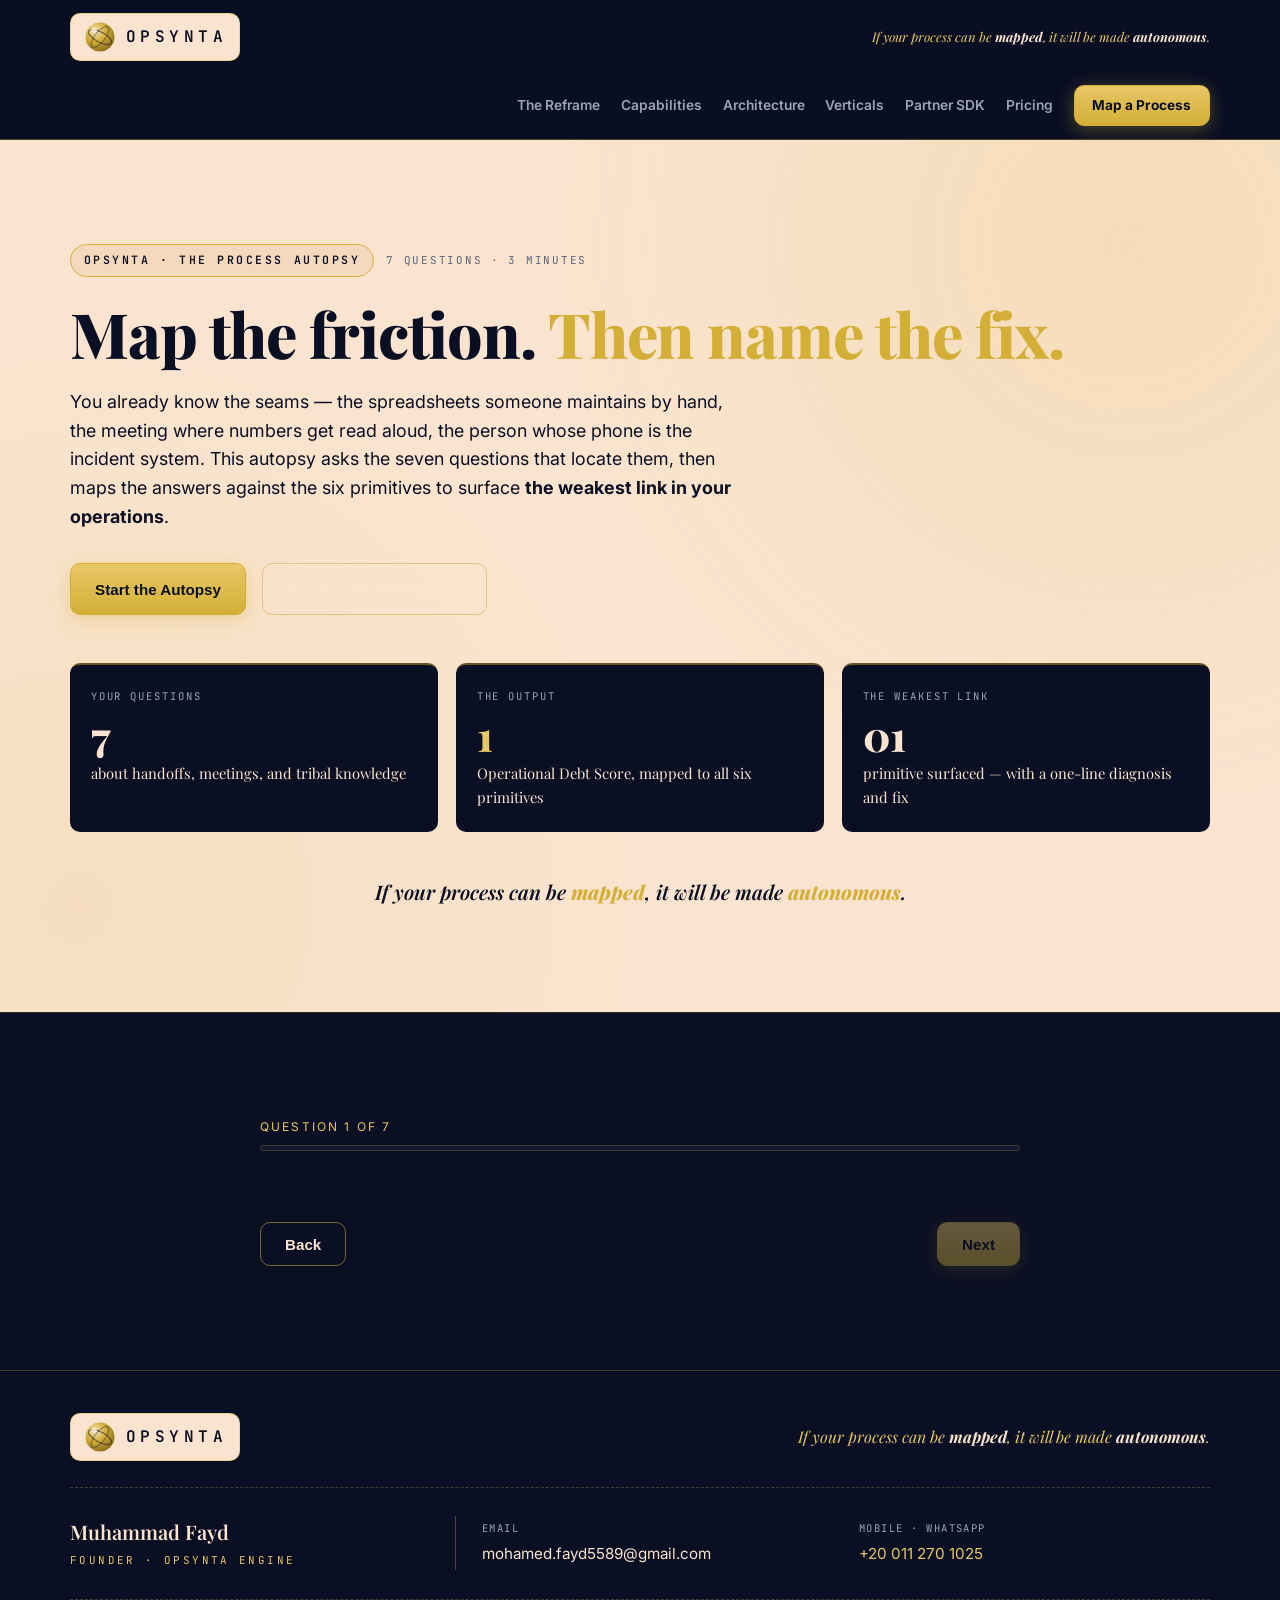
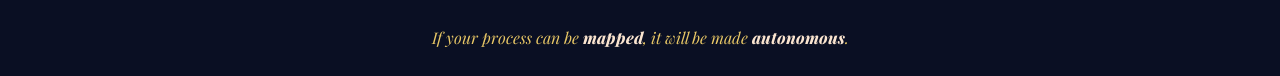
<file: autopsy.html>
<!DOCTYPE html>
<html lang="en">
<head>
  <meta charset="UTF-8" />
  <meta name="viewport" content="width=device-width, initial-scale=1.0" />
  <title>Process Autopsy — Opsynta Engine</title>
  <meta name="description" content="Run the Opsynta Process Autopsy. Seven questions to map the friction in your operations and surface which capability would close it first." />
  <meta property="og:title" content="Process Autopsy — Opsynta Engine" />
  <meta property="og:description" content="Seven questions. One Operational Debt Score. The weakest primitive in your operations, surfaced. Map first. Deploy second." />
  <meta property="og:type" content="website" />
  <meta property="og:image" content="https://muhammad-fayd.github.io/opsynta-engine-website/assets/og-autopsy.png" />
  <meta property="og:image:width" content="1200" />
  <meta property="og:image:height" content="630" />
  <meta property="og:image:alt" content="Opsynta Process Autopsy — 7 questions, 3 minutes, your weakest primitive, named." />
  <meta name="twitter:card" content="summary_large_image" />
  <link rel="preconnect" href="https://fonts.googleapis.com" />
  <link rel="preconnect" href="https://fonts.gstatic.com" crossorigin />
  <link href="https://fonts.googleapis.com/css2?family=Inter:wght@400;500;600;700;800&family=JetBrains+Mono:wght@400;500;600&family=Playfair+Display:ital,wght@0,400;0,500;0,600;0,700;0,800;0,900;1,400;1,600;1,700&display=swap" rel="stylesheet" />
  <link rel="stylesheet" href="css/styles.css" />
  <link rel="icon" type="image/svg+xml" href="data:image/svg+xml,%3Csvg xmlns='http://www.w3.org/2000/svg' viewBox='0 0 64 64'%3E%3Ccircle cx='32' cy='32' r='28' fill='%230A0F23'/%3E%3Ccircle cx='32' cy='32' r='10' fill='%23D4AF37'/%3E%3Cellipse cx='32' cy='32' rx='26' ry='10' fill='none' stroke='%23FAE4CF' stroke-width='2' transform='rotate(30 32 32)'/%3E%3C/svg%3E" />
</head>
<body>

  <!-- ============ HEADER ============ -->
  <header class="site-header" id="top">
    <div class="container header-inner">
      <a class="logo-chip" href="index.html" aria-label="Opsynta Engine home">
        <svg class="logo-mark" viewBox="0 0 40 40" role="img" aria-hidden="true">
          <defs>
            <radialGradient id="sphereGrad" cx="35%" cy="30%" r="75%">
              <stop offset="0%" stop-color="#F5E6C8"/>
              <stop offset="45%" stop-color="#D4AF37"/>
              <stop offset="100%" stop-color="#8C6D1F"/>
            </radialGradient>
          </defs>
          <circle cx="20" cy="20" r="17" fill="url(#sphereGrad)"/>
          <ellipse cx="20" cy="20" rx="15" ry="6" fill="none" stroke="#0A0F23" stroke-width="1.4" transform="rotate(28 20 20)" opacity="0.55"/>
          <ellipse cx="20" cy="20" rx="15" ry="6" fill="none" stroke="#0A0F23" stroke-width="1.4" transform="rotate(-52 20 20)" opacity="0.35"/>
          <circle cx="13" cy="12" r="3.2" fill="#FAE4CF" opacity="0.9"/>
        </svg>
        <span class="logo-word">OPSYNTA</span>
      </a>
      <p class="header-slogan slogan">If your process can be <strong class="accent-peach">mapped</strong>, it will be made <strong class="accent-peach">autonomous</strong>.</p>
      <nav class="main-nav" id="mainNav" aria-label="Primary">
        <a href="index.html#reframe">The Reframe</a>
        <a href="index.html#capabilities">Capabilities</a>
        <a href="index.html#architecture">Architecture</a>
        <a href="index.html#industries">Verticals</a>
        <a href="index.html#sdk">Partner SDK</a>
        <a href="index.html#pricing">Pricing</a>
        <a class="btn btn-gold btn-sm" href="index.html#contact">Map a Process</a>
      </nav>
      <button class="nav-toggle" id="navToggle" aria-expanded="false" aria-controls="mainNav" aria-label="Toggle navigation">
        <span></span><span></span><span></span>
      </button>
    </div>
  </header>

  <main>

    <!-- ============ AUTOPSY HERO ============ -->
    <section class="hero light" id="autopsy">
      <div class="container">
        <p class="eyebrow"><span class="pill">OPSYNTA · The Process Autopsy</span><span class="pill-meta gold">7 Questions · 3 Minutes</span></p>
        <h1 class="display">Map the friction. <span class="gold">Then name the fix.</span></h1>
        <p class="lead">You already know the seams — the spreadsheets someone maintains by hand, the meeting where numbers get read aloud, the person whose phone is the incident system. This autopsy asks the seven questions that locate them, then maps the answers against the six primitives to surface <strong>the weakest link in your operations</strong>.</p>
        <div class="hero-cta autopsy-hero-cta">
          <button class="btn btn-gold" id="startAutopsy">Start the Autopsy</button>
          <a class="btn btn-outline" href="index.html#capabilities">See the Six Capabilities</a>
        </div>
        <div class="stat-grid">
          <div class="stat-card"><p class="stat-tag">Your questions</p><p class="stat-number">7<span></span></p><p class="stat-label">about handoffs, meetings, and tribal knowledge</p></div>
          <div class="stat-card"><p class="stat-tag">The output</p><p class="stat-number gold">1<span></span></p><p class="stat-label">Operational Debt Score, mapped to all six primitives</p></div>
          <div class="stat-card"><p class="stat-tag">The weakest link</p><p class="stat-number">01<span></span></p><p class="stat-label">primitive surfaced — with a one-line diagnosis and fix</p></div>
        </div>
        <p class="hero-manifesto slogan slogan-dark">If your process can be <strong class="gold">mapped</strong>, it will be made <strong class="gold">autonomous</strong>.</p>
      </div>
    </section>

    <!-- ============ QUIZ ============ -->
    <section class="dark autopsy-section" id="quiz">
      <div class="container">
        <div class="quiz-shell" id="quizShell">
          <div class="quiz-progress">
            <p class="quiz-progress-label mono" id="quizProgressLabel">Question 1 of 7</p>
            <div class="quiz-progress-track"><div class="quiz-progress-fill" id="quizProgressFill"></div></div>
          </div>

          <div class="quiz-step" id="quizStep" aria-live="polite">
            <p class="quiz-q mono" id="quizTag"></p>
            <h2 class="quiz-q-text" id="quizQuestion"></h2>
            <div class="quiz-options" id="quizOptions" role="radiogroup"></div>
          </div>

          <div class="quiz-nav">
            <button class="btn btn-outline" id="quizBack" type="button">Back</button>
            <button class="btn btn-gold" id="quizNext" type="button" disabled>Next</button>
          </div>
        </div>

        <!-- ============ RESULT ============ -->
        <div class="quiz-result" id="quizResult" hidden>
          <div class="result-top">
            <div class="result-score-wrap">
              <p class="quiz-q mono">Your Operational Debt Score</p>
              <p class="result-score" id="resultScore">0</p>
              <p class="result-band" id="resultBand"></p>
            </div>
            <div class="result-summary">
              <p class="quiz-q mono">The weakest primitive</p>
              <h3 class="result-weak" id="resultWeak"></h3>
              <p class="result-diagnosis" id="resultDiagnosis"></p>
            </div>
          </div>

          <div class="result-bars" id="resultBars"></div>

          <div class="result-fix">
            <p class="quiz-q mono">Where autonomy is lost first</p>
            <h3 class="result-fix-title">Now you know what the map has to fix.</h3>
            <p class="result-fix-body" id="resultFix"></p>
          </div>

          <!-- ===== DEEP MAP CTA (paste-in, self-contained) ===== -->
          <div class="dm-cta" id="deepMapCta" hidden>
            <style>
              .dm-cta{margin:26px 0 4px;padding:26px 28px;border:1px solid rgba(212,175,55,.28);border-radius:14px;background:linear-gradient(165deg,rgba(212,175,55,.08),rgba(16,25,56,.6));}
              .dm-cta .dm-tag{font-family:"JetBrains Mono",monospace;font-size:11px;letter-spacing:.16em;text-transform:uppercase;color:#D4AF37;margin:0 0 10px;}
              .dm-cta h4{font-family:"Playfair Display",Georgia,serif;font-size:24px;line-height:1.2;color:#FAE4CF;margin:0 0 10px;}
              .dm-cta p{color:rgba(250,228,207,.68);font-size:14.5px;line-height:1.6;margin:0 0 18px;}
              .dm-cta p strong{color:#FAE4CF;}
              .dm-cta .dm-btn{display:inline-block;font-family:Inter,sans-serif;font-weight:600;font-size:14.5px;padding:12px 22px;border-radius:9px;text-decoration:none;color:#0A0F23;background:linear-gradient(160deg,#E8C558,#D4AF37);box-shadow:0 10px 26px rgba(212,175,55,.22);}
              .dm-cta .dm-sub{font-family:"JetBrains Mono",monospace;font-size:11px;color:rgba(250,228,207,.45);margin:12px 0 0 !important;}
              .dm-cta .dm-sub b{color:#D4AF37;font-weight:600;}
            </style>
            <p class="dm-tag">Opsynta · The Deep Map · the paid continuation</p>
            <h4 id="dmHeadline">Open the seam this score just found.</h4>
            <p id="dmBody">In five working days, that weakest primitive gets mapped end-to-end on one seam — and returns as a board-ready business case: <strong>the friction quantified in dollars</strong>, the evidence, and a deployment verdict with a fixed success criterion. <strong>$2,500 fixed, credited toward a Growth start within 60 days.</strong></p>
            <a class="dm-btn" id="dmLink" href="deepmap.html">See the Deep Map → $2,500 · 5 days</a>
            <p class="dm-sub">MAP FIRST. DEPLOY SECOND. · <b>fee credits to Growth within 60 days</b> · two maps per week</p>
          </div>
          <script>
          (function(){
            var cta = document.getElementById('deepMapCta');
            if(!cta) return;
            function build(){
              var scoreEl=document.getElementById('resultScore'), weakEl=document.getElementById('resultWeak');
              var score=scoreEl?scoreEl.textContent.trim():'', weak=weakEl?weakEl.textContent.trim():'';
              /* forward the original campaign so the Deep Map lead keeps its post attribution */
              var camp='organic';
              try{
                var attr=JSON.parse(localStorage.getItem('opsynta_attr')||'null');
                var t=attr&&(attr.last||attr.first);
                if(t&&t.utm_campaign&&t.utm_campaign!=='direct') camp=t.utm_campaign;
              }catch(e){}
              var href='deepmap.html?utm_source=site&utm_medium=page&utm_campaign='+encodeURIComponent(camp)+'&utm_content=deepmap_cta';
              if(score) href+='&score='+encodeURIComponent(score);
              if(weak)  href+='&primitive='+encodeURIComponent(weak);
              var link=document.getElementById('dmLink'); if(link) link.setAttribute('href',href);
              if(weak){
                var h=document.getElementById('dmHeadline');
                if(h) h.textContent='“'+weak+'” is where the money leaks. Open it.';
              }
              cta.hidden=false;
            }
            var res=document.getElementById('quizResult');
            if(res && !res.hidden){ build(); return; }
            new MutationObserver(function(){
              if(!res.hidden){ build(); }
            }).observe(res,{attributes:true,attributeFilter:['hidden']});
          })();
          </script>
          <!-- ===== /DEEP MAP CTA ===== -->

          <!-- ===== DIAGNOSTIC GRID ROUTER (paste-in, self-contained) ===== -->
          <div class="dg-router" id="dgRouter" hidden>
            <style>
              .dg-router{margin:22px 0 4px;padding:24px 26px;border:1px solid rgba(0,194,255,.22);border-radius:14px;background:linear-gradient(165deg,rgba(0,194,255,.06),rgba(16,25,56,.55));}
              .dg-router .dg-tag{font-family:"JetBrains Mono",monospace;font-size:11px;letter-spacing:.16em;text-transform:uppercase;color:#00C2FF;margin:0 0 10px;}
              .dg-router h4{font-family:"Playfair Display",Georgia,serif;font-size:22px;line-height:1.2;color:#FAE4CF;margin:0 0 8px;}
              .dg-router p{color:rgba(250,228,207,.66);font-size:14px;line-height:1.6;margin:0 0 14px;}
              .dg-router .dg-row{display:grid;grid-template-columns:1fr 1fr;gap:8px;}
              .dg-router a.dg-link{display:block;font-family:Inter,sans-serif;font-weight:600;font-size:13.5px;color:#FAE4CF;text-decoration:none;padding:11px 14px;border-radius:9px;border:1px solid rgba(250,228,207,.16);background:rgba(250,228,207,.04);}
              .dg-router a.dg-link:hover{border-color:#D4AF37;color:#E8C558;}
              .dg-router a.dg-link span{display:block;font-weight:400;font-size:11px;color:rgba(250,228,207,.45);margin-top:3px;}
              .dg-router .dg-sub{font-family:"JetBrains Mono",monospace;font-size:10.5px;color:rgba(250,228,207,.42);margin:12px 0 0 !important;}
              @media (max-width:640px){.dg-router .dg-row{grid-template-columns:1fr;}}
            </style>
            <p class="dg-tag">Opsynta · The Diagnostic Grid</p>
            <h4>Or start from where you actually are.</h4>
            <p>The Deep Map is the door for "exploring." One of these four is usually closer to the truth:</p>
            <div class="dg-row">
              <a class="dg-link" id="dgFailed" href="pilot_autopsy.html">Our AI pilot died.<span>Pilot Autopsy · $3,500 · 5 days</span></a>
              <a class="dg-link" id="dgSpend" href="inference_autopsy.html">The AI bill keeps rising.<span>Inference Autopsy · $2,500 · 5 days</span></a>
              <a class="dg-link" id="dgExposed" href="shadow_ledger.html">Nobody knows what our people use.<span>Shadow Ledger · $2,900 · 7 days</span></a>
              <a class="dg-link" id="dgShipping" href="agent_autopsy.html">We're about to launch an agent.<span>Agent Autopsy · $4,500 · 7 days</span></a>
            </div>
            <p class="dg-sub">Already mapped? <b style="color:#D4AF37;">THE OPSYNTA CYCLE</b> keeps your seam measured monthly · $1,500/mo</p>
          </div>
          <script>
          (function(){
            var router = document.getElementById('dgRouter');
            if(!router) return;
            function build(){
              var camp='organic';
              try{
                var attr=JSON.parse(localStorage.getItem('opsynta_attr')||'null');
                var t=attr&&(attr.last||attr.first);
                if(t&&t.utm_campaign&&t.utm_campaign!=='direct') camp=t.utm_campaign;
              }catch(e){}
              var map={dgFailed:['pilot_autopsy.html','pa_cta'],
                        dgSpend:['inference_autopsy.html','ia_cta'],
                        dgExposed:['shadow_ledger.html','sh_cta'],
                        dgShipping:['agent_autopsy.html','aa_cta']};
              Object.keys(map).forEach(function(id){
                var el=document.getElementById(id);
                if(!el) return;
                var page=map[id][0], content=map[id][1];
                var scoreEl=document.getElementById('resultScore');
                var href=page+'?utm_source=site&utm_medium=page&utm_campaign='+encodeURIComponent(camp)+'&utm_content='+content;
                if(scoreEl) href+='&score='+encodeURIComponent(scoreEl.textContent.trim());
                el.setAttribute('href',href);
              });
              router.hidden=false;
            }
            var res=document.getElementById('quizResult');
            if(res && !res.hidden){ build(); return; }
            new MutationObserver(function(){
              if(!res.hidden){ build(); }
            }).observe(res,{attributes:true,attributeFilter:['hidden']});
          })();
          </script>
          <!-- ===== /DIAGNOSTIC GRID ROUTER ===== -->

          <div class="result-contact">
            <p class="result-contact-line">Email this map to Muhammad — the founder reads every autopsy directly. It arrives pre-tagged with the post you came from.</p>
            <div class="contact-actions">
              <a class="btn btn-gold" id="emailLink" href="#">Email your map to Muhammad</a>
              <a class="btn btn-outline" id="waLink" href="#" target="_blank" rel="noopener">WhatsApp the Score · +20 115 270 1025</a>
            </div>
          </div>

          <div class="result-footer-note">
            <p class="mono small-mono">Map first. Deploy second.</p>
          </div>
        </div>
      </div>
    </section>

  </main>

  <!-- ============ FOOTER ============ -->
  <footer class="site-footer">
    <div class="container">
      <div class="footer-top">
        <a class="logo-chip" href="index.html" aria-label="Opsynta Engine home">
          <svg class="logo-mark" viewBox="0 0 40 40" role="img" aria-hidden="true">
            <defs>
              <radialGradient id="sphereGradF" cx="35%" cy="30%" r="75%">
                <stop offset="0%" stop-color="#F5E6C8"/>
                <stop offset="45%" stop-color="#D4AF37"/>
                <stop offset="100%" stop-color="#8C6D1F"/>
              </radialGradient>
            </defs>
            <circle cx="20" cy="20" r="17" fill="url(#sphereGradF)"/>
            <ellipse cx="20" cy="20" rx="15" ry="6" fill="none" stroke="#0A0F23" stroke-width="1.4" transform="rotate(28 20 20)" opacity="0.55"/>
            <ellipse cx="20" cy="20" rx="15" ry="6" fill="none" stroke="#0A0F23" stroke-width="1.4" transform="rotate(-52 20 20)" opacity="0.35"/>
            <circle cx="13" cy="12" r="3.2" fill="#FAE4CF" opacity="0.9"/>
          </svg>
          <span class="logo-word">OPSYNTA</span>
        </a>
        <p class="footer-slogan slogan">If your process can be <strong class="accent-peach">mapped</strong>, it will be made <strong class="accent-peach">autonomous</strong>.</p>
      </div>
      <div class="footer-sig">
        <div class="sig-name">
          <p class="sig-person">Muhammad Fayd</p>
          <p class="sig-role">Founder · Opsynta Engine</p>
        </div>
        <div class="sig-col">
          <p class="sig-label">Email</p>
          <p class="sig-value mono"><a href="mailto:mohamed.fayd5589@gmail.com">mohamed.fayd5589@gmail.com</a></p>
        </div>
        <div class="sig-col">
          <p class="sig-label">Mobile · WhatsApp</p>
          <p class="sig-value mono gold"><a href="https://wa.me/201152701025" target="_blank" rel="noopener">+20 011 270 1025</a></p>
        </div>
      </div>
      <div class="footer-manifesto slogan">If your process can be <strong class="accent-peach">mapped</strong>, it will be made <strong class="accent-peach">autonomous</strong>.</div>
    </div>
  </footer>

  <script src="js/main.js"></script>
  <script src="js/utm.js"></script>
  <script src="js/autopsy.js"></script>
</body>
</html>
</file>
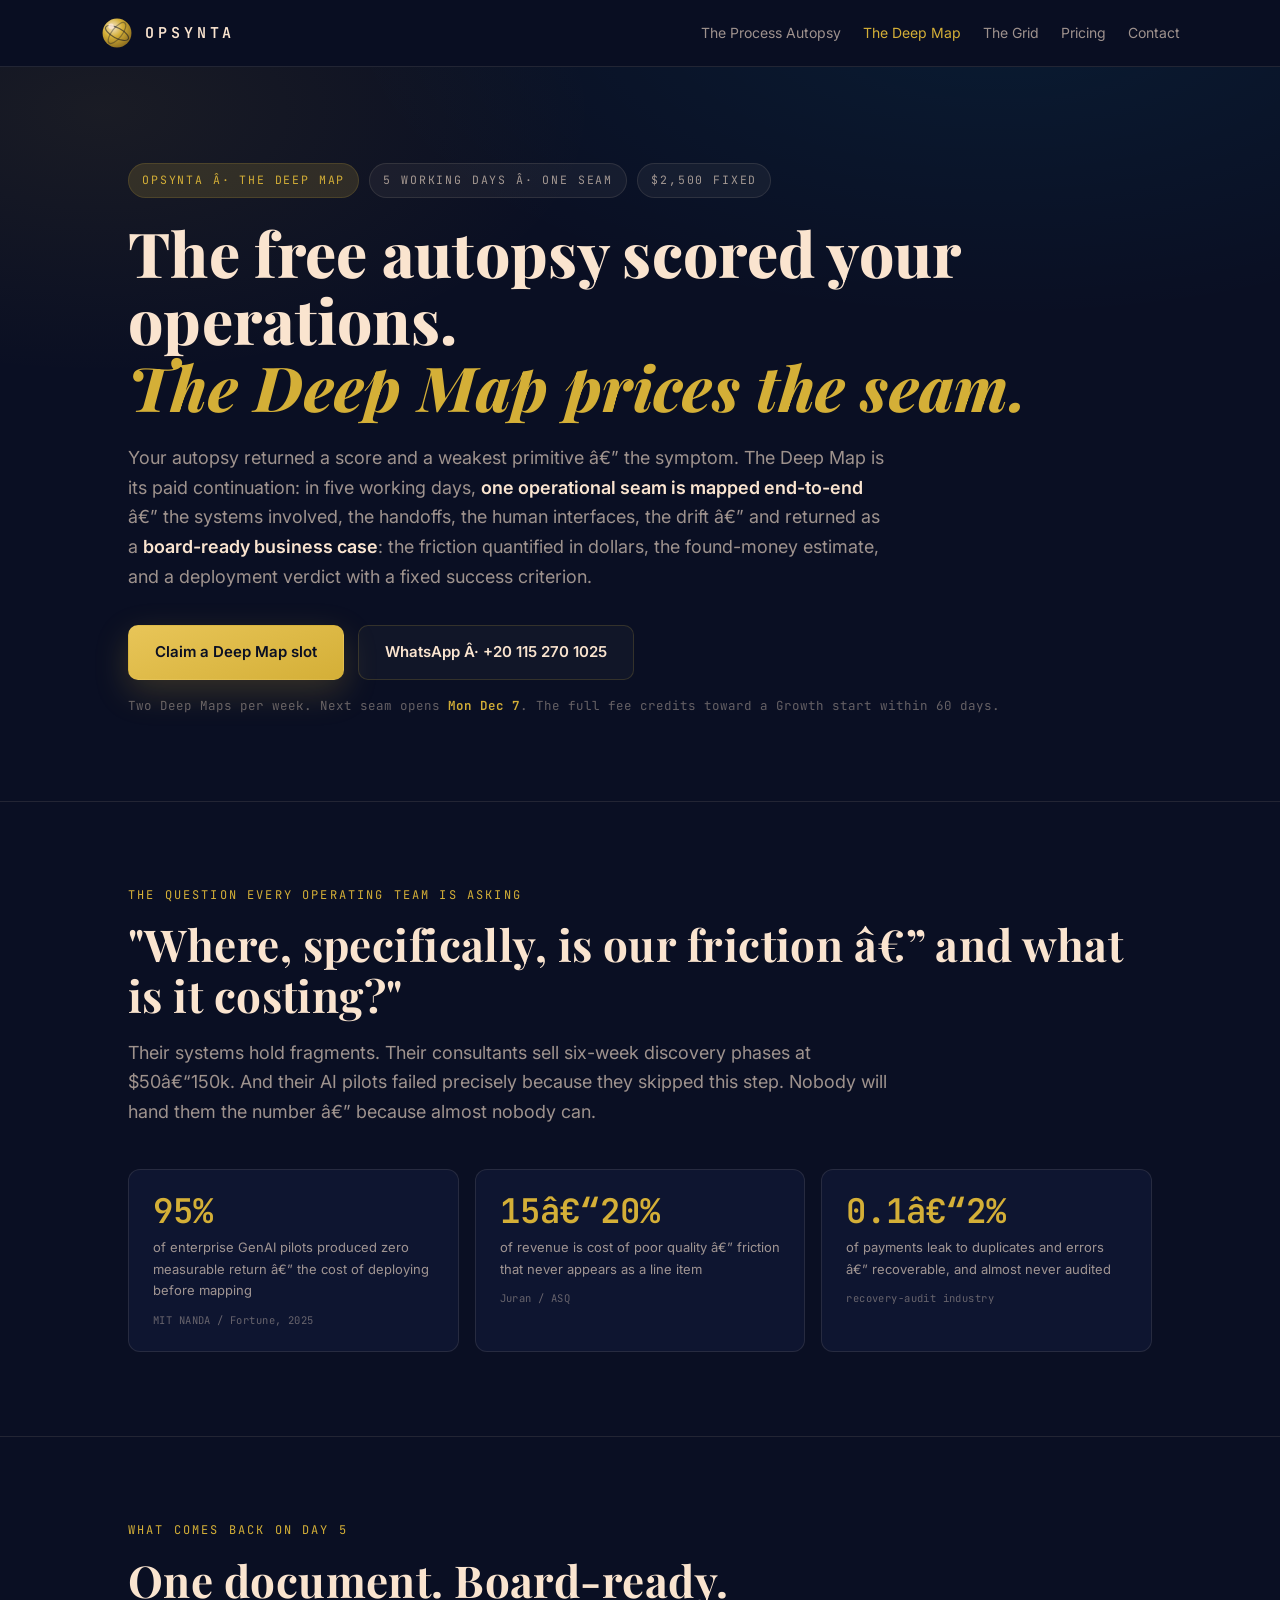
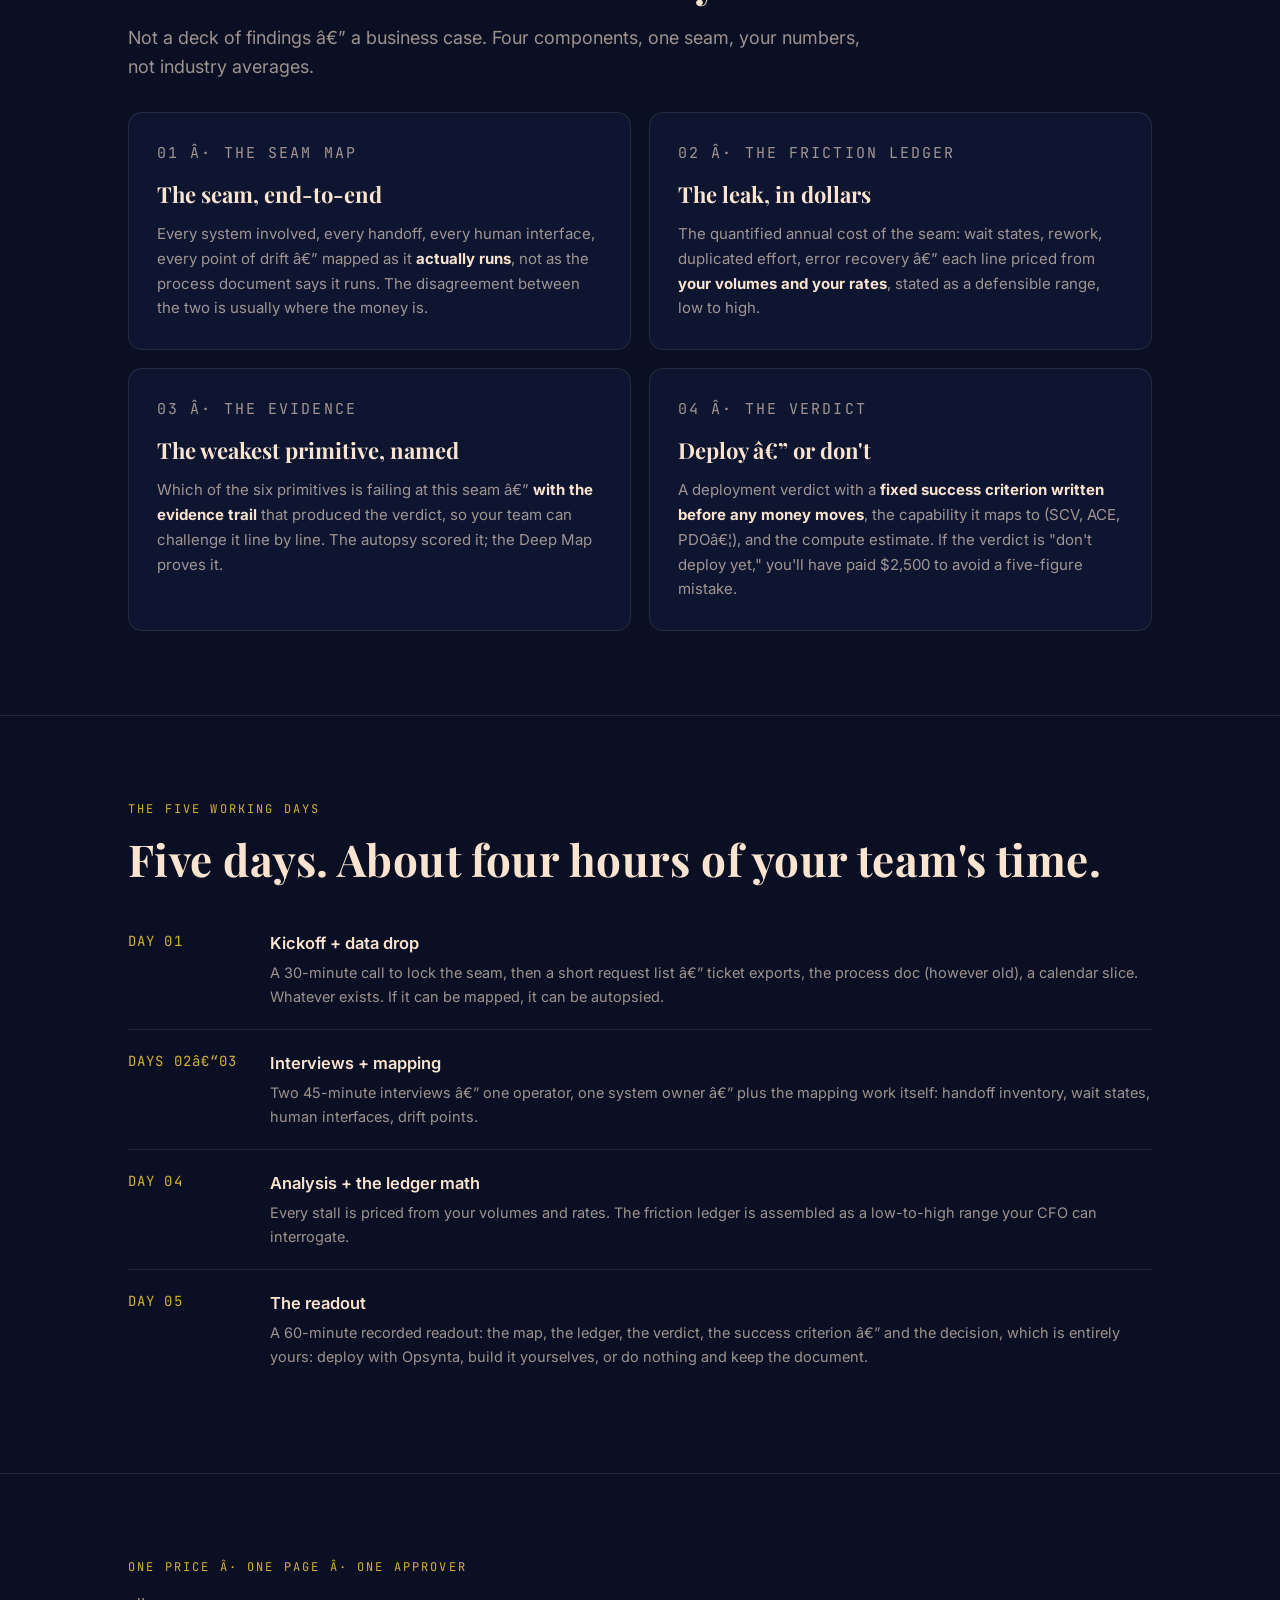
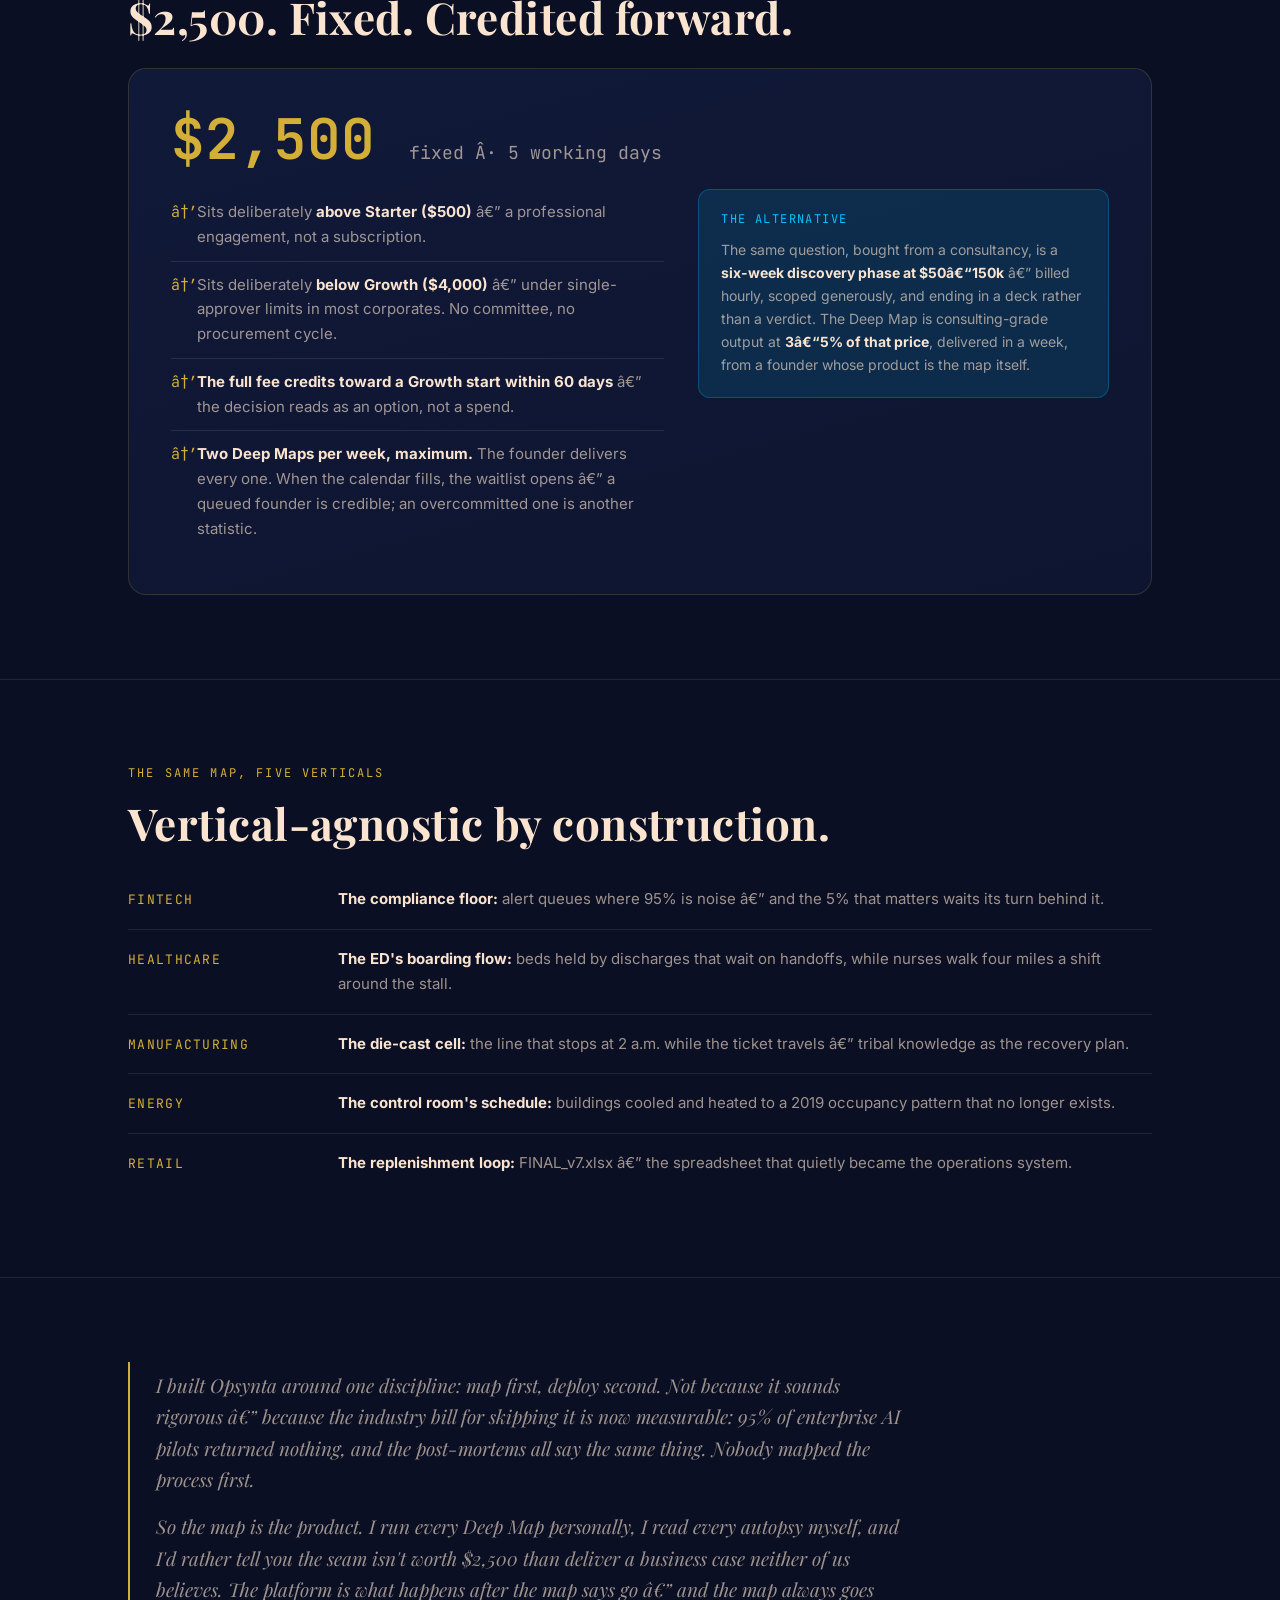
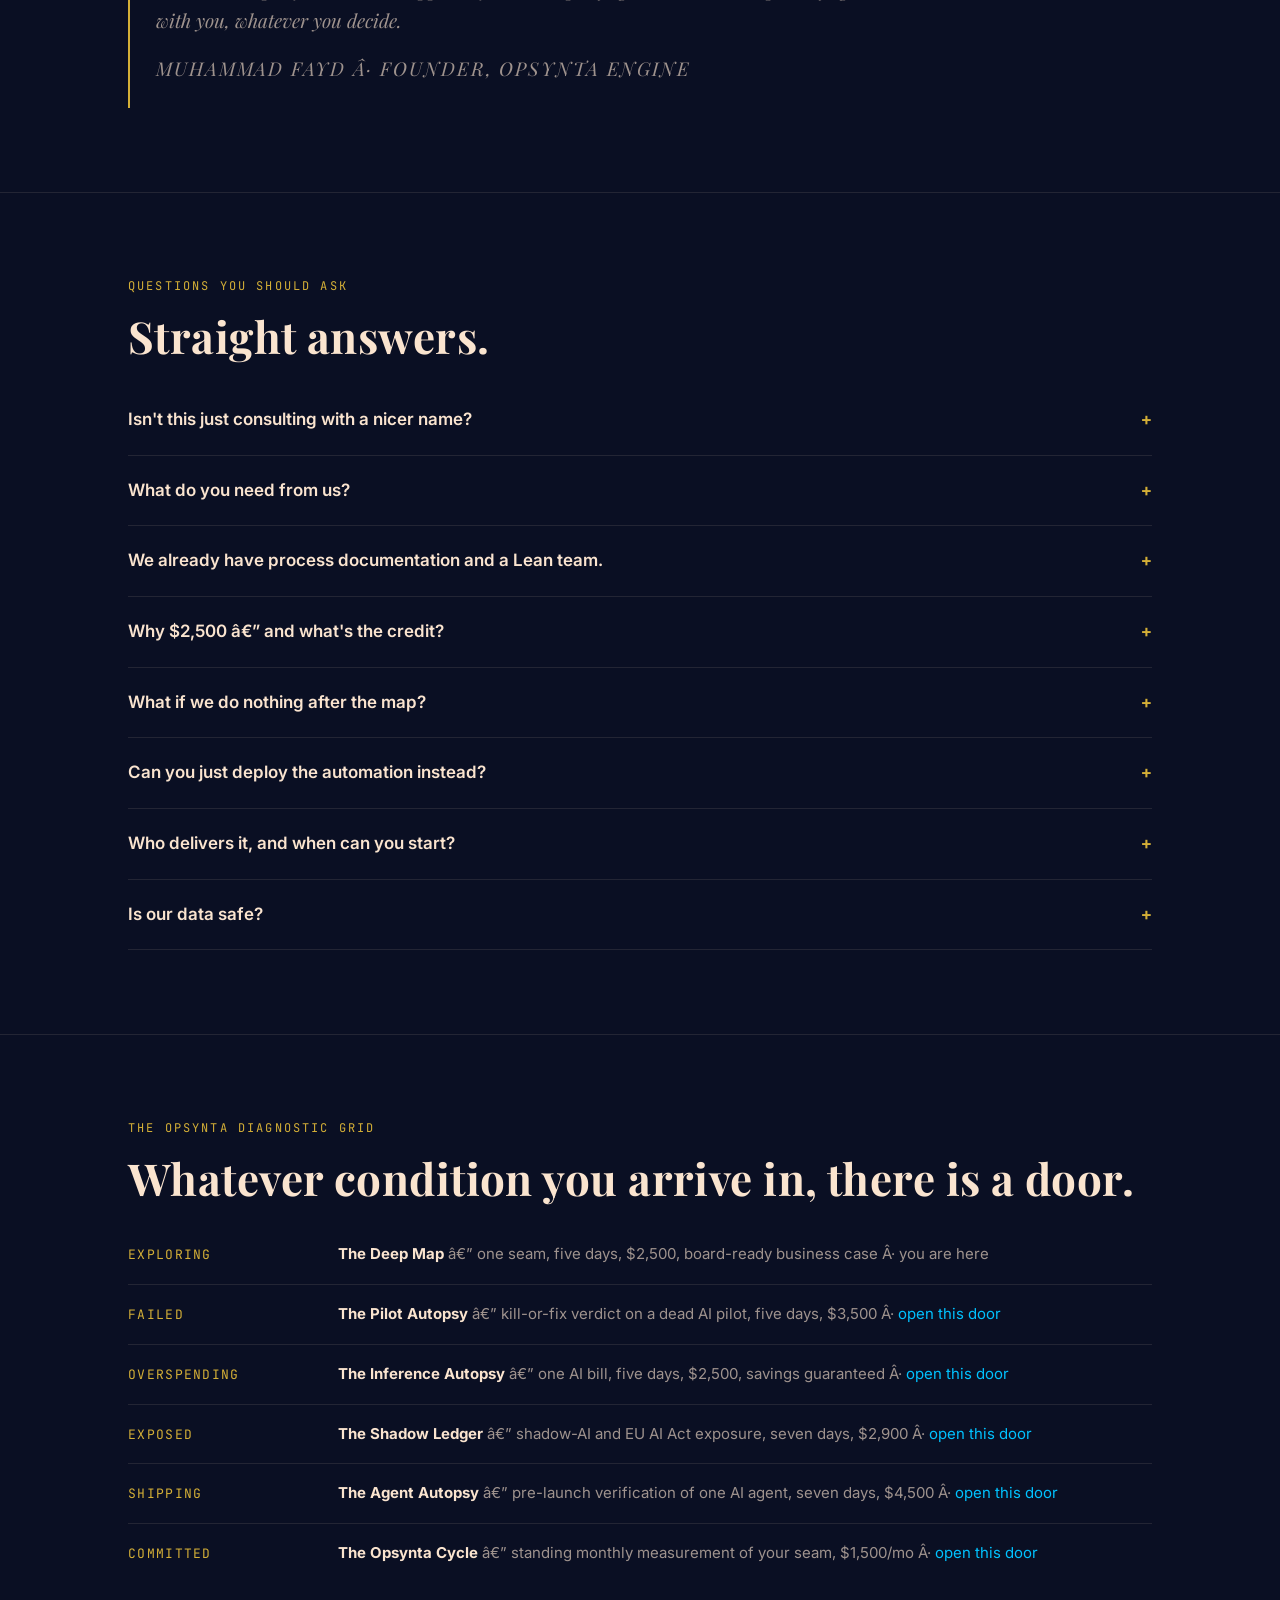
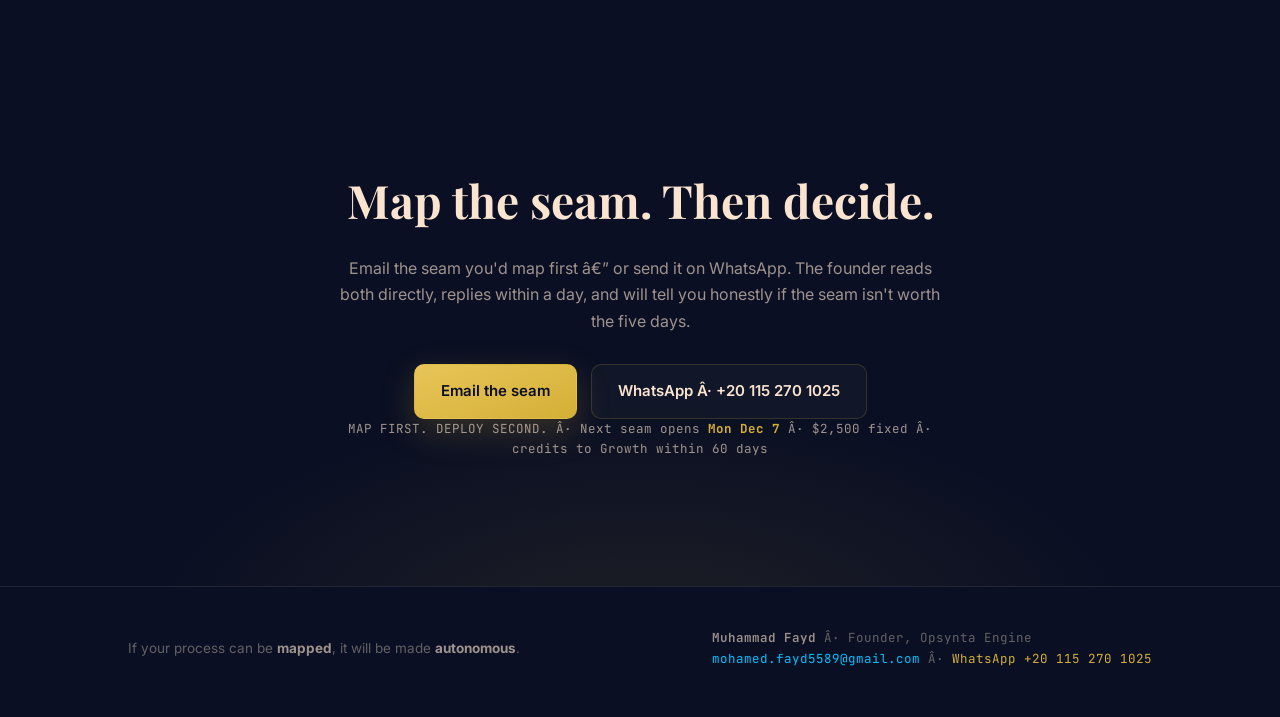
<file: deepmap.html>
<!DOCTYPE html>
<html lang="en">
<head>
  <meta charset="UTF-8" />
  <meta name="viewport" content="width=device-width, initial-scale=1.0" />
  <title>The Deep Map â€” Opsynta Engine</title>
  <meta name="description" content="The paid continuation of the Process Autopsy. One seam, five working days, $2,500 fixed: a board-ready business case â€” friction quantified in dollars, the deployment verdict, and the success criterion. Map first. Deploy second." />
  <meta property="og:title" content="The Deep Map â€” Opsynta Engine" />
  <meta property="og:description" content="One seam. Five working days. $2,500 fixed. The board-ready business case your CFO asked for â€” without the six-week discovery invoice." />
  <meta property="og:type" content="website" />
    <meta property="og:image" content="https://muhammad-fayd.github.io/opsynta-engine-website/assets/og-deepmap.png" />
    <meta property="og:image:width" content="1200" />
    <meta property="og:image:height" content="630" />
    <meta property="og:image:alt" content="Opsynta â€” the six-door Diagnostic Grid, this door highlighted" />
    <meta name="twitter:card" content="summary_large_image" />

  <link rel="preconnect" href="https://fonts.googleapis.com" />
  <link rel="preconnect" href="https://fonts.gstatic.com" crossorigin />
  <link href="https://fonts.googleapis.com/css2?family=Inter:wght@400;500;600;700;800&family=JetBrains+Mono:wght@400;500;600&family=Playfair+Display:ital,wght@0,400;0,500;0,600;0,700;0,800;0,900;1,400;1,600;1,700&display=swap" rel="stylesheet" />
  <link rel="icon" type="image/svg+xml" href="data:image/svg+xml,%3Csvg xmlns='http://www.w3.org/2000/svg' viewBox='0 0 64 64'%3E%3Ccircle cx='32' cy='32' r='28' fill='%230A0F23'/%3E%3Ccircle cx='32' cy='32' r='10' fill='%23D4AF37'/%3E%3Cellipse cx='32' cy='32' rx='26' ry='10' fill='none' stroke='%23FAE4CF' stroke-width='2' transform='rotate(30 32 32)'/%3E%3C/svg%3E" />
  <style>
    /* ============ DUSK ATLAS â€” self-contained (no stylesheet dependency) ============ */
    :root {
      --navy: #0A0F23; --panel: #0E1530; --panel-2: #101938;
      --peach: #FAE4CF; --peach-dim: rgba(250,228,207,.62); --peach-faint: rgba(250,228,207,.38);
      --gold: #D4AF37; --gold-dim: rgba(212,175,55,.16); --gold-bright: #E8C558;
      --cyan: #00C2FF; --cyan-dim: rgba(0,194,255,.12);
      --line: rgba(212,175,55,.18); --line-soft: rgba(250,228,207,.10);
      --serif: "Playfair Display", Georgia, serif;
      --sans: "Inter", -apple-system, "Segoe UI", Arial, sans-serif;
      --mono: "JetBrains Mono", "SFMono-Regular", Consolas, monospace;
    }
    * { margin: 0; padding: 0; box-sizing: border-box; }
    html { scroll-behavior: smooth; }
    body { background: var(--navy); color: var(--peach); font-family: var(--sans); font-size: 16px; line-height: 1.65; -webkit-font-smoothing: antialiased; }
    .container { max-width: 1080px; margin: 0 auto; padding: 0 28px; }
    a { color: var(--cyan); text-decoration: none; }
    .mono { font-family: var(--mono); }
    .gold { color: var(--gold); }
    .section { padding: 84px 0; border-top: 1px solid var(--line-soft); }
    .section-tag { font-family: var(--mono); font-size: 12px; letter-spacing: .18em; text-transform: uppercase; color: var(--gold); margin-bottom: 14px; }
    h2.display { font-family: var(--serif); font-weight: 700; font-size: clamp(30px, 4.4vw, 44px); line-height: 1.14; letter-spacing: .01em; margin-bottom: 18px; }
    .lead { color: var(--peach-dim); font-size: 18px; max-width: 760px; }
    .lead strong, .body-copy strong { color: var(--peach); font-weight: 600; }

    /* ---------- header ---------- */
    .dm-header { border-bottom: 1px solid var(--line-soft); background: rgba(10,15,35,.92); position: sticky; top: 0; z-index: 50; backdrop-filter: blur(8px); }
    .dm-header-inner { display: flex; align-items: center; justify-content: space-between; gap: 18px; padding: 16px 0; }
    .logo-chip { display: flex; align-items: center; gap: 11px; }
    .logo-mark { width: 34px; height: 34px; }
    .logo-word { font-family: var(--mono); font-weight: 600; letter-spacing: .26em; font-size: 15px; color: var(--peach); }
    .dm-nav { display: flex; gap: 22px; align-items: center; font-size: 14px; }
    .dm-nav a { color: var(--peach-dim); }
    .dm-nav a:hover { color: var(--peach); }
    .dm-nav a.active { color: var(--gold); }
    @media (max-width: 720px) { .dm-nav { display: none; } }

    /* ---------- hero ---------- */
    .hero { padding: 96px 0 84px; background:
      radial-gradient(1100px 520px at 78% -8%, rgba(0,194,255,.07), transparent 60%),
      radial-gradient(900px 480px at 8% 6%, rgba(212,175,55,.08), transparent 55%); }
    .eyebrow { display: flex; flex-wrap: wrap; gap: 10px; margin-bottom: 22px; }
    .pill { font-family: var(--mono); font-size: 11.5px; letter-spacing: .16em; text-transform: uppercase; color: var(--gold); border: 1px solid var(--gold-dim); background: var(--gold-dim); padding: 7px 13px; border-radius: 999px; }
    .pill-meta { color: var(--peach-dim); border-color: var(--line-soft); background: rgba(250,228,207,.05); }
    h1.hero-title { font-family: var(--serif); font-weight: 800; font-size: clamp(38px, 6vw, 62px); line-height: 1.08; letter-spacing: .005em; margin-bottom: 22px; }
    .hero-title em { font-style: italic; color: var(--gold); }
    .score-line { font-family: var(--mono); font-size: 13px; color: var(--cyan); border-left: 2px solid var(--cyan-dim); padding: 6px 0 6px 14px; margin: 18px 0 4px; display: none; }
    .hero-cta { display: flex; flex-wrap: wrap; gap: 14px; margin: 34px 0 10px; }
    .btn { display: inline-block; font-family: var(--sans); font-weight: 600; font-size: 15px; padding: 14px 26px; border-radius: 10px; border: 1px solid transparent; cursor: pointer; }
    .btn-gold { background: linear-gradient(160deg, var(--gold-bright), var(--gold)); color: #0A0F23; box-shadow: 0 12px 34px rgba(212,175,55,.22); }
    .btn-gold:hover { filter: brightness(1.06); }
    .btn-outline { border-color: var(--line); color: var(--peach); background: rgba(250,228,207,.03); }
    .btn-outline:hover { border-color: var(--gold); }
    .hero-capacity { font-family: var(--mono); font-size: 12.5px; color: var(--peach-faint); margin-top: 16px; }
    .hero-capacity b { color: var(--gold); font-weight: 600; }

    /* ---------- stats band ---------- */
    .stats-band { display: grid; grid-template-columns: repeat(3, 1fr); gap: 16px; margin-top: 42px; }
    .stat-card { background: var(--panel); border: 1px solid var(--line-soft); border-radius: 12px; padding: 22px 24px; }
    .stat-number { font-family: var(--mono); font-size: 34px; font-weight: 600; color: var(--gold); line-height: 1.1; }
    .stat-label { font-size: 13px; color: var(--peach-dim); margin-top: 8px; }
    .stat-src { font-family: var(--mono); font-size: 10.5px; color: var(--peach-faint); margin-top: 10px; letter-spacing: .04em; }
    @media (max-width: 820px) { .stats-band { grid-template-columns: 1fr; } }

    /* ---------- deliverables ---------- */
    .grid-2 { display: grid; grid-template-columns: 1fr 1fr; gap: 18px; }
    @media (max-width: 820px) { .grid-2 { grid-template-columns: 1fr; } }
    .deliv-card { background: var(--panel); border: 1px solid var(--line-soft); border-radius: 14px; padding: 28px; }
    .deliv-num { font-family: var(--mono); font-size: 12px; color: var(--cyan); letter-spacing: .14em; margin-bottom: 10px; }
    .deliv-card h3 { font-family: var(--serif); font-size: 22px; font-weight: 700; margin-bottom: 10px; }
    .deliv-card p { color: var(--peach-dim); font-size: 15px; }
    .deliv-card p strong { color: var(--peach); }

    /* ---------- timeline ---------- */
    .day-row { display: grid; grid-template-columns: 120px 1fr; gap: 22px; padding: 20px 0; border-bottom: 1px solid var(--line-soft); }
    .day-row:last-child { border-bottom: none; }
    .day-tag { font-family: var(--mono); color: var(--gold); font-size: 14px; letter-spacing: .08em; }
    .day-body h4 { font-size: 16.5px; font-weight: 600; color: var(--peach); }
    .day-body p { color: var(--peach-dim); font-size: 14.5px; margin-top: 4px; }
    @media (max-width: 640px) { .day-row { grid-template-columns: 1fr; gap: 6px; } }

    /* ---------- pricing ---------- */
    .price-panel { background: linear-gradient(165deg, var(--panel-2), var(--panel)); border: 1px solid var(--line); border-radius: 18px; padding: 42px; margin-top: 26px; }
    .price-figure { font-family: var(--mono); font-size: 56px; font-weight: 600; color: var(--gold); line-height: 1; }
    .price-figure span { font-size: 18px; color: var(--peach-dim); font-weight: 400; }
    .price-cols { display: grid; grid-template-columns: 1.2fr 1fr; gap: 34px; margin-top: 22px; }
    @media (max-width: 820px) { .price-cols { grid-template-columns: 1fr; } .price-panel { padding: 30px 24px; } }
    .price-notes { list-style: none; }
    .price-notes li { padding: 11px 0 11px 26px; position: relative; color: var(--peach-dim); font-size: 15px; border-bottom: 1px solid var(--line-soft); }
    .price-notes li:last-child { border-bottom: none; }
    .price-notes li::before { content: "â†’"; position: absolute; left: 0; color: var(--gold); font-family: var(--mono); }
    .price-notes li strong { color: var(--peach); }
    .price-anchor { background: var(--cyan-dim); border: 1px solid rgba(0,194,255,.25); border-radius: 12px; padding: 20px 22px; font-size: 14px; color: var(--peach-dim); align-self: start; }
    .price-anchor .mono { color: var(--cyan); font-size: 12px; letter-spacing: .12em; text-transform: uppercase; display: block; margin-bottom: 8px; }
    .price-anchor strong { color: var(--peach); }

    /* ---------- verticals ---------- */
    .vert-row { display: grid; grid-template-columns: 190px 1fr; gap: 20px; padding: 17px 0; border-bottom: 1px solid var(--line-soft); align-items: baseline; }
    .vert-row:last-child { border-bottom: none; }
    .vert-name { font-family: var(--mono); font-size: 13px; color: var(--gold); letter-spacing: .1em; text-transform: uppercase; }
    .vert-seam { color: var(--peach-dim); font-size: 15px; }
    .vert-seam strong { color: var(--peach); }
    @media (max-width: 640px) { .vert-row { grid-template-columns: 1fr; gap: 4px; } }

    /* ---------- founder ---------- */
    .founder-note { max-width: 780px; border-left: 2px solid var(--gold); padding: 8px 0 8px 26px; }
    .founder-note p { font-family: var(--serif); font-style: italic; font-size: 19px; color: var(--peach-dim); margin-bottom: 16px; }
    .founder-sig { font-family: var(--mono); font-size: 13px; color: var(--gold); letter-spacing: .1em; }

    /* ---------- FAQ ---------- */
    .faq-item { border-bottom: 1px solid var(--line-soft); }
    .faq-item summary { cursor: pointer; padding: 20px 0; font-size: 17px; font-weight: 600; color: var(--peach); list-style: none; display: flex; justify-content: space-between; gap: 18px; }
    .faq-item summary::after { content: "+"; font-family: var(--mono); color: var(--gold); font-size: 18px; }
    .faq-item[open] summary::after { content: "â€“"; }
    .faq-item .faq-a { padding: 0 0 22px; color: var(--peach-dim); font-size: 15px; max-width: 820px; }
    .faq-item .faq-a strong { color: var(--peach); }

    /* ---------- final CTA ---------- */
    .final-cta { text-align: center; padding: 96px 0; background:
      radial-gradient(760px 360px at 50% 110%, rgba(212,175,55,.10), transparent 65%); }
    .final-cta h2 { font-family: var(--serif); font-size: clamp(30px, 4.6vw, 46px); font-weight: 700; margin-bottom: 16px; }
    .final-cta p { color: var(--peach-dim); max-width: 620px; margin: 0 auto 30px; }
    .cta-row { display: flex; flex-wrap: wrap; gap: 14px; justify-content: center; }
    .slot-line { font-family: var(--mono); font-size: 12.5px; color: var(--peach-faint); margin-top: 22px; }
    .slot-line b { color: var(--gold); }

    /* ---------- footer ---------- */
    .dm-footer { border-top: 1px solid var(--line-soft); padding: 40px 0 48px; }
    .dm-footer .container { display: flex; flex-wrap: wrap; gap: 26px; justify-content: space-between; align-items: center; }
    .footer-slogan { font-size: 13.5px; color: var(--peach-faint); }
    .footer-slogan strong { color: var(--peach-dim); }
    .sig-name { font-family: var(--mono); font-size: 12.5px; line-height: 1.7; color: var(--peach-faint); }
    .sig-name .peach-strong { color: var(--peach-dim); font-weight: 600; }
    .sig-name a { color: var(--cyan); }
    .sig-name .gold-tel { color: var(--gold); }
  </style>
</head>
<body>

  <!-- ============ HEADER ============ -->
  <header class="dm-header">
    <div class="container dm-header-inner">
      <a class="logo-chip" href="index.html" aria-label="Opsynta Engine home">
        <svg class="logo-mark" viewBox="0 0 40 40" role="img" aria-hidden="true">
          <defs>
            <radialGradient id="sphereGradDM" cx="35%" cy="30%" r="75%">
              <stop offset="0%" stop-color="#F5E6C8"/>
              <stop offset="45%" stop-color="#D4AF37"/>
              <stop offset="100%" stop-color="#8C6D1F"/>
            </radialGradient>
          </defs>
          <circle cx="20" cy="20" r="17" fill="url(#sphereGradDM)"/>
          <ellipse cx="20" cy="20" rx="15" ry="6" fill="none" stroke="#0A0F23" stroke-width="1.4" transform="rotate(28 20 20)" opacity="0.55"/>
          <ellipse cx="20" cy="20" rx="15" ry="6" fill="none" stroke="#0A0F23" stroke-width="1.4" transform="rotate(-52 20 20)" opacity="0.35"/>
          <circle cx="13" cy="12" r="3.2" fill="#FAE4CF" opacity="0.9"/>
        </svg>
        <span class="logo-word">OPSYNTA</span>
      </a>
      <nav class="dm-nav" aria-label="Deep Map">
        <a href="autopsy.html">The Process Autopsy</a>
        <a href="deepmap.html" class="active">The Deep Map</a>
        <a href="deepmap.html#grid">The Grid</a>
        <a href="index.html#pricing">Pricing</a>
        <a href="index.html#contact">Contact</a>
      </nav>
    </div>
  </header>

  <main>

    <!-- ============ HERO ============ -->
    <section class="hero">
      <div class="container">
        <p class="eyebrow">
          <span class="pill">Opsynta Â· The Deep Map</span>
          <span class="pill pill-meta">5 working days Â· one seam</span>
          <span class="pill pill-meta">$2,500 fixed</span>
        </p>
        <h1 class="hero-title">The free autopsy scored your operations.<br /><em>The Deep Map prices the seam.</em></h1>
        <p class="lead">Your autopsy returned a score and a weakest primitive â€” the symptom. The Deep Map is its paid continuation: in five working days, <strong>one operational seam is mapped end-to-end</strong> â€” the systems involved, the handoffs, the human interfaces, the drift â€” and returned as a <strong>board-ready business case</strong>: the friction quantified in dollars, the found-money estimate, and a deployment verdict with a fixed success criterion.</p>
        <p class="score-line mono" id="scoreLine"></p>
        <div class="hero-cta">
          <a class="btn btn-gold" id="ctaMail" href="mailto:mohamed.fayd5589@gmail.com?subject=Deep%20Map%20%E2%80%94%20scoping&body=Hi%20Muhammad%2C%0A%0AI%20completed%20the%20Process%20Autopsy%20and%20want%20to%20scope%20a%20Deep%20Map%20for%20one%20seam%3A%0A%0ACompany%20%2F%20team%3A%20%0AThe%20seam%20I%27d%20map%20first%3A%20%0AWhat%20I%20suspect%20it%20costs%20us%3A%20%0A%0A%E2%80%94%20%5Bname%5D">Claim a Deep Map slot</a>
          <a class="btn btn-outline" href="https://wa.me/201152701025" target="_blank" rel="noopener">WhatsApp Â· +20 115 270 1025</a>
        </div>
        <p class="hero-capacity">Two Deep Maps per week. Next seam opens <b id="nextSlot">Monday</b>. The full fee credits toward a Growth start within 60 days.</p>
      </div>
    </section>

    <!-- ============ THE QUESTION ============ -->
    <section class="section" id="question">
      <div class="container">
        <p class="section-tag">The question every operating team is asking</p>
        <h2 class="display">"Where, specifically, is our friction â€” and what is it costing?"</h2>
        <p class="lead body-copy" style="margin-bottom: 8px;">Their systems hold fragments. Their consultants sell six-week discovery phases at $50â€“150k. And their AI pilots failed precisely because they skipped this step. Nobody will hand them the number â€” because almost nobody can.</p>
        <div class="stats-band">
          <div class="stat-card">
            <p class="stat-number">95%</p>
            <p class="stat-label">of enterprise GenAI pilots produced zero measurable return â€” the cost of deploying before mapping</p>
            <p class="stat-src">MIT NANDA / Fortune, 2025</p>
          </div>
          <div class="stat-card">
            <p class="stat-number">15â€“20%</p>
            <p class="stat-label">of revenue is cost of poor quality â€” friction that never appears as a line item</p>
            <p class="stat-src">Juran / ASQ</p>
          </div>
          <div class="stat-card">
            <p class="stat-number">0.1â€“2%</p>
            <p class="stat-label">of payments leak to duplicates and errors â€” recoverable, and almost never audited</p>
            <p class="stat-src">recovery-audit industry</p>
          </div>
        </div>
      </div>
    </section>

    <!-- ============ WHAT COMES BACK ============ -->
    <section class="section" id="deliverables">
      <div class="container">
        <p class="section-tag">What comes back on Day 5</p>
        <h2 class="display">One document. Board-ready.</h2>
        <p class="lead body-copy" style="margin-bottom: 30px;">Not a deck of findings â€” a business case. Four components, one seam, your numbers, not industry averages.</p>
        <div class="grid-2">
          <div class="deliv-card">
            <p class="deliv-num">01 Â· THE SEAM MAP</p>
            <h3>The seam, end-to-end</h3>
            <p>Every system involved, every handoff, every human interface, every point of drift â€” mapped as it <strong>actually runs</strong>, not as the process document says it runs. The disagreement between the two is usually where the money is.</p>
          </div>
          <div class="deliv-card">
            <p class="deliv-num">02 Â· THE FRICTION LEDGER</p>
            <h3>The leak, in dollars</h3>
            <p>The quantified annual cost of the seam: wait states, rework, duplicated effort, error recovery â€” each line priced from <strong>your volumes and your rates</strong>, stated as a defensible range, low to high.</p>
          </div>
          <div class="deliv-card">
            <p class="deliv-num">03 Â· THE EVIDENCE</p>
            <h3>The weakest primitive, named</h3>
            <p>Which of the six primitives is failing at this seam â€” <strong>with the evidence trail</strong> that produced the verdict, so your team can challenge it line by line. The autopsy scored it; the Deep Map proves it.</p>
          </div>
          <div class="deliv-card">
            <p class="deliv-num">04 Â· THE VERDICT</p>
            <h3>Deploy â€” or don't</h3>
            <p>A deployment verdict with a <strong>fixed success criterion written before any money moves</strong>, the capability it maps to (SCV, ACE, PDOâ€¦), and the compute estimate. If the verdict is "don't deploy yet," you'll have paid $2,500 to avoid a five-figure mistake.</p>
          </div>
        </div>
      </div>
    </section>
    <!-- ============ THE FIVE DAYS ============ -->
    <section class="section" id="process">
      <div class="container">
        <p class="section-tag">The five working days</p>
        <h2 class="display">Five days. About four hours of your team's time.</h2>
        <div style="margin-top: 26px;">
          <div class="day-row">
            <p class="day-tag">DAY 01</p>
            <div class="day-body">
              <h4>Kickoff + data drop</h4>
              <p>A 30-minute call to lock the seam, then a short request list â€” ticket exports, the process doc (however old), a calendar slice. Whatever exists. If it can be mapped, it can be autopsied.</p>
            </div>
          </div>
          <div class="day-row">
            <p class="day-tag">DAYS 02â€“03</p>
            <div class="day-body">
              <h4>Interviews + mapping</h4>
              <p>Two 45-minute interviews â€” one operator, one system owner â€” plus the mapping work itself: handoff inventory, wait states, human interfaces, drift points.</p>
            </div>
          </div>
          <div class="day-row">
            <p class="day-tag">DAY 04</p>
            <div class="day-body">
              <h4>Analysis + the ledger math</h4>
              <p>Every stall is priced from your volumes and rates. The friction ledger is assembled as a low-to-high range your CFO can interrogate.</p>
            </div>
          </div>
          <div class="day-row">
            <p class="day-tag">DAY 05</p>
            <div class="day-body">
              <h4>The readout</h4>
              <p>A 60-minute recorded readout: the map, the ledger, the verdict, the success criterion â€” and the decision, which is entirely yours: deploy with Opsynta, build it yourselves, or do nothing and keep the document.</p>
            </div>
          </div>
        </div>
      </div>
    </section>

    <!-- ============ PRICING ============ -->
    <section class="section" id="price">
      <div class="container">
        <p class="section-tag">One price Â· one page Â· one approver</p>
        <h2 class="display">$2,500. Fixed. Credited forward.</h2>
        <div class="price-panel">
          <p class="price-figure">$2,500 <span>fixed Â· 5 working days</span></p>
          <div class="price-cols">
            <ul class="price-notes">
              <li>Sits deliberately <strong>above Starter ($500)</strong> â€” a professional engagement, not a subscription.</li>
              <li>Sits deliberately <strong>below Growth ($4,000)</strong> â€” under single-approver limits in most corporates. No committee, no procurement cycle.</li>
              <li><strong>The full fee credits toward a Growth start within 60 days</strong> â€” the decision reads as an option, not a spend.</li>
              <li><strong>Two Deep Maps per week, maximum.</strong> The founder delivers every one. When the calendar fills, the waitlist opens â€” a queued founder is credible; an overcommitted one is another statistic.</li>
            </ul>
            <aside class="price-anchor">
              <span class="mono">The alternative</span>
              The same question, bought from a consultancy, is a <strong>six-week discovery phase at $50â€“150k</strong> â€” billed hourly, scoped generously, and ending in a deck rather than a verdict. The Deep Map is consulting-grade output at <strong>3â€“5% of that price</strong>, delivered in a week, from a founder whose product is the map itself.
            </aside>
          </div>
        </div>
      </div>
    </section>

    <!-- ============ VERTICALS ============ -->
    <section class="section" id="verticals">
      <div class="container">
        <p class="section-tag">The same map, five verticals</p>
        <h2 class="display">Vertical-agnostic by construction.</h2>
        <div style="margin-top: 22px;">
          <div class="vert-row">
            <p class="vert-name">FinTech</p>
            <p class="vert-seam"><strong>The compliance floor:</strong> alert queues where 95% is noise â€” and the 5% that matters waits its turn behind it.</p>
          </div>
          <div class="vert-row">
            <p class="vert-name">Healthcare</p>
            <p class="vert-seam"><strong>The ED's boarding flow:</strong> beds held by discharges that wait on handoffs, while nurses walk four miles a shift around the stall.</p>
          </div>
          <div class="vert-row">
            <p class="vert-name">Manufacturing</p>
            <p class="vert-seam"><strong>The die-cast cell:</strong> the line that stops at 2 a.m. while the ticket travels â€” tribal knowledge as the recovery plan.</p>
          </div>
          <div class="vert-row">
            <p class="vert-name">Energy</p>
            <p class="vert-seam"><strong>The control room's schedule:</strong> buildings cooled and heated to a 2019 occupancy pattern that no longer exists.</p>
          </div>
          <div class="vert-row">
            <p class="vert-name">Retail</p>
            <p class="vert-seam"><strong>The replenishment loop:</strong> FINAL_v7.xlsx â€” the spreadsheet that quietly became the operations system.</p>
          </div>
        </div>
      </div>
    </section>

    <!-- ============ FOUNDER NOTE ============ -->
    <section class="section" id="founder">
      <div class="container">
        <div class="founder-note">
          <p>I built Opsynta around one discipline: map first, deploy second. Not because it sounds rigorous â€” because the industry bill for skipping it is now measurable: 95% of enterprise AI pilots returned nothing, and the post-mortems all say the same thing. Nobody mapped the process first.</p>
          <p>So the map is the product. I run every Deep Map personally, I read every autopsy myself, and I'd rather tell you the seam isn't worth $2,500 than deliver a business case neither of us believes. The platform is what happens after the map says go â€” and the map always goes with you, whatever you decide.</p>
          <p class="founder-sig">MUHAMMAD FAYD Â· FOUNDER, OPSYNTA ENGINE</p>
        </div>
      </div>
    </section>

    <!-- ============ FAQ ============ -->
    <section class="section" id="faq">
      <div class="container">
        <p class="section-tag">Questions you should ask</p>
        <h2 class="display">Straight answers.</h2>
        <div style="margin-top: 24px;">
          <details class="faq-item">
            <summary>Isn't this just consulting with a nicer name?</summary>
            <p class="faq-a">Consulting sells discovery â€” hourly, open-ended, ending in a deck of observations. The Deep Map is a <strong>fixed scope, fixed price, fixed date</strong>: one seam, five days, four components, and a verdict that includes the option "don't deploy." There is no discovery phase because the autopsy already did it in three minutes, for free.</p>
          </details>
          <details class="faq-item">
            <summary>What do you need from us?</summary>
            <p class="faq-a">About four hours of your team's time across the week: a 30-minute kickoff, one data drop (whatever exists â€” exports, docs, a calendar slice), two 45-minute interviews, and the 60-minute readout. If your process leaves traces, it can be mapped. If it leaves no traces, that fact is already a finding.</p>
          </details>
          <details class="faq-item">
            <summary>We already have process documentation and a Lean team.</summary>
            <p class="faq-a">Good â€” bring both. Your documentation describes how the process <strong>should</strong> run; the Deep Map maps how it <strong>actually</strong> runs, and prices the gap between the two. Lean teams document; the map quantifies in dollars and hands you the deployment verdict. Most maps end up being the document that finally aligns those teams on the same leak.</p>
          </details>
          <details class="faq-item">
            <summary>Why $2,500 â€” and what's the credit?</summary>
            <p class="faq-a">$2,500 sits between our Starter ($500) and Growth ($4,000) tiers deliberately: high enough to be a professional engagement, low enough to clear a single approver without procurement. If you start on <strong>Growth within 60 days of the readout, the full $2,500 is credited to it</strong> â€” the map becomes the first month's homework you've already paid for.</p>
          </details>
          <details class="faq-item">
            <summary>What if we do nothing after the map?</summary>
            <p class="faq-a">Then you own a board-ready business case that names your leak, prices it, and states the fix â€” for less than the cost of one failed meeting series about it. Even buyers who never touch the platform use the map as the internal alignment document. And if the verdict was "don't deploy," doing nothing was the correct five-figure decision, made for $2,500.</p>
          </details>
          <details class="faq-item">
            <summary>Can you just deploy the automation instead?</summary>
            <p class="faq-a">No â€” and that refusal is the product. 95% of AI pilots failed precisely because deployment skipped the map. If you already know your seam cold, the five days will prove it cheaply. If you don't, the map is the cheapest insurance in the stack. Deployment is what happens next, on the platform, with a success criterion that was written before you spent the bigger money.</p>
          </details>
          <details class="faq-item">
            <summary>Who delivers it, and when can you start?</summary>
            <p class="faq-a">The founder â€” personally, which is why capacity is capped at <strong>two Deep Maps per week</strong>. The next seam opens <strong id="faqSlot">Monday</strong>; after that, the following week's slots or the waitlist. Payment is 100% on booking, so your slot is reserved the moment the invoice is paid.</p>
          </details>
          <details class="faq-item">
            <summary>Is our data safe?</summary>
            <p class="faq-a">The map works on the fragments you choose to share â€” exports and documents, scoped to one seam. Nothing is copied to a warehouse, nothing feeds a model, and after the readout you receive the working materials back along with the report. One seam, in and out.</p>
          </details>
        </div>
      </div>
    </section>

    <!-- ============ DIAGNOSTIC GRID ============ -->
    <section class="section" id="grid">
      <div class="container">
        <p class="section-tag">The Opsynta diagnostic grid</p>
        <h2 class="display">Whatever condition you arrive in, there is a door.</h2>
        <div style="margin-top: 22px;">
          <div class="vert-row">
            <p class="vert-name">Exploring</p>
            <p class="vert-seam"><strong>The Deep Map</strong> â€” one seam, five days, $2,500, board-ready business case Â· you are here</p>
          </div>
          <div class="vert-row">
            <p class="vert-name">Failed</p>
            <p class="vert-seam"><strong>The Pilot Autopsy</strong> â€” kill-or-fix verdict on a dead AI pilot, five days, $3,500 Â· <a href="pilot_autopsy.html">open this door</a></p>
          </div>
          <div class="vert-row">
            <p class="vert-name">Overspending</p>
            <p class="vert-seam"><strong>The Inference Autopsy</strong> â€” one AI bill, five days, $2,500, savings guaranteed Â· <a href="inference_autopsy.html">open this door</a></p>
          </div>
          <div class="vert-row">
            <p class="vert-name">Exposed</p>
            <p class="vert-seam"><strong>The Shadow Ledger</strong> â€” shadow-AI and EU AI Act exposure, seven days, $2,900 Â· <a href="shadow_ledger.html">open this door</a></p>
          </div>
          <div class="vert-row">
            <p class="vert-name">Shipping</p>
            <p class="vert-seam"><strong>The Agent Autopsy</strong> â€” pre-launch verification of one AI agent, seven days, $4,500 Â· <a href="agent_autopsy.html">open this door</a></p>
          </div>
          <div class="vert-row">
            <p class="vert-name">Committed</p>
            <p class="vert-seam"><strong>The Opsynta Cycle</strong> â€” standing monthly measurement of your seam, $1,500/mo Â· <a href="opsynta_cycle.html">open this door</a></p>
          </div>
        </div>
      </div>
    </section>

    <!-- ============ FINAL CTA ============ -->
    <section class="final-cta" id="book">
      <div class="container">
        <h2>Map the seam. Then decide.</h2>
        <p>Email the seam you'd map first â€” or send it on WhatsApp. The founder reads both directly, replies within a day, and will tell you honestly if the seam isn't worth the five days.</p>
        <div class="cta-row">
          <a class="btn btn-gold" href="mailto:mohamed.fayd5589@gmail.com?subject=Deep%20Map%20%E2%80%94%20scoping&body=Hi%20Muhammad%2C%0A%0AI%20completed%20the%20Process%20Autopsy%20and%20want%20to%20scope%20a%20Deep%20Map%20for%20one%20seam%3A%0A%0ACompany%20%2F%20team%3A%20%0AThe%20seam%20I%27d%20map%20first%3A%20%0AWhat%20I%20suspect%20it%20costs%20us%3A%20%0A%0A%E2%80%94%20%5Bname%5D">Email the seam</a>
          <a class="btn btn-outline" href="https://wa.me/201152701025" target="_blank" rel="noopener">WhatsApp Â· +20 115 270 1025</a>
        </div>
        <p class="slot-line">MAP FIRST. DEPLOY SECOND. Â· Next seam opens <b id="slotLine">Monday</b> Â· $2,500 fixed Â· credits to Growth within 60 days</p>
      </div>
    </section>

  </main>

  <!-- ============ FOOTER ============ -->
  <footer class="dm-footer">
    <div class="container">
      <p class="footer-slogan">If your process can be <strong>mapped</strong>, it will be made <strong>autonomous</strong>.</p>
      <div class="sig-name">
        <p><span class="peach-strong">Muhammad Fayd</span> Â· Founder, Opsynta Engine</p>
        <p><a href="mailto:mohamed.fayd5589@gmail.com">mohamed.fayd5589@gmail.com</a> Â· <a class="gold-tel" href="https://wa.me/201152701025" target="_blank" rel="noopener">WhatsApp +20 115 270 1025</a></p>
      </div>
    </div>
  </footer>

  <script src="js/utm.js"></script>
  <script>
    // ---- personalization: score + weakest primitive forwarded from the autopsy results CTA ----
    (function () {
      var q = {};
      try {
        window.location.search.slice(1).split('&').forEach(function (pair) {
          if (!pair) return;
          var kv = pair.split('='); q[kv[0]] = decodeURIComponent((kv[1] || '').replace(/\+/g, ' '));
        });
      } catch (e) {}
      var el = document.getElementById('scoreLine');
      if (el && (q.score || q.primitive)) {
        var line = 'YOUR AUTOPSY: ';
        if (q.score) line += 'score ' + q.score + '/100';
        if (q.primitive) line += (q.score ? ' Â· ' : '') + 'weakest primitive: ' + q.primitive;
        line += ' â€” this map opens that seam.';
        el.textContent = line;
        el.style.display = 'block';
      }
    })();

    // ---- next opening: the coming Monday (2 slots/week cadence) ----
    (function () {
      function fmt(d) {
        var months = ['Jan','Feb','Mar','Apr','May','Jun','Jul','Aug','Sep','Oct','Nov','Dec'];
        return 'Mon ' + months[d.getMonth()] + ' ' + d.getDate();
      }
      var now = new Date();
      var day = now.getDay(); // 0 Sun ... 6 Sat
      var add = (day === 1 && now.getHours() < 12) ? 0 : ((8 - day) % 7 || 7);
      var next = new Date(now.getTime() + add * 86400000);
      var label = fmt(next);
      ['nextSlot', 'faqSlot', 'slotLine'].forEach(function (id) {
        var el = document.getElementById(id);
        if (el) el.textContent = label;
      });
    })();
  </script>
</body>
</html>
</file>
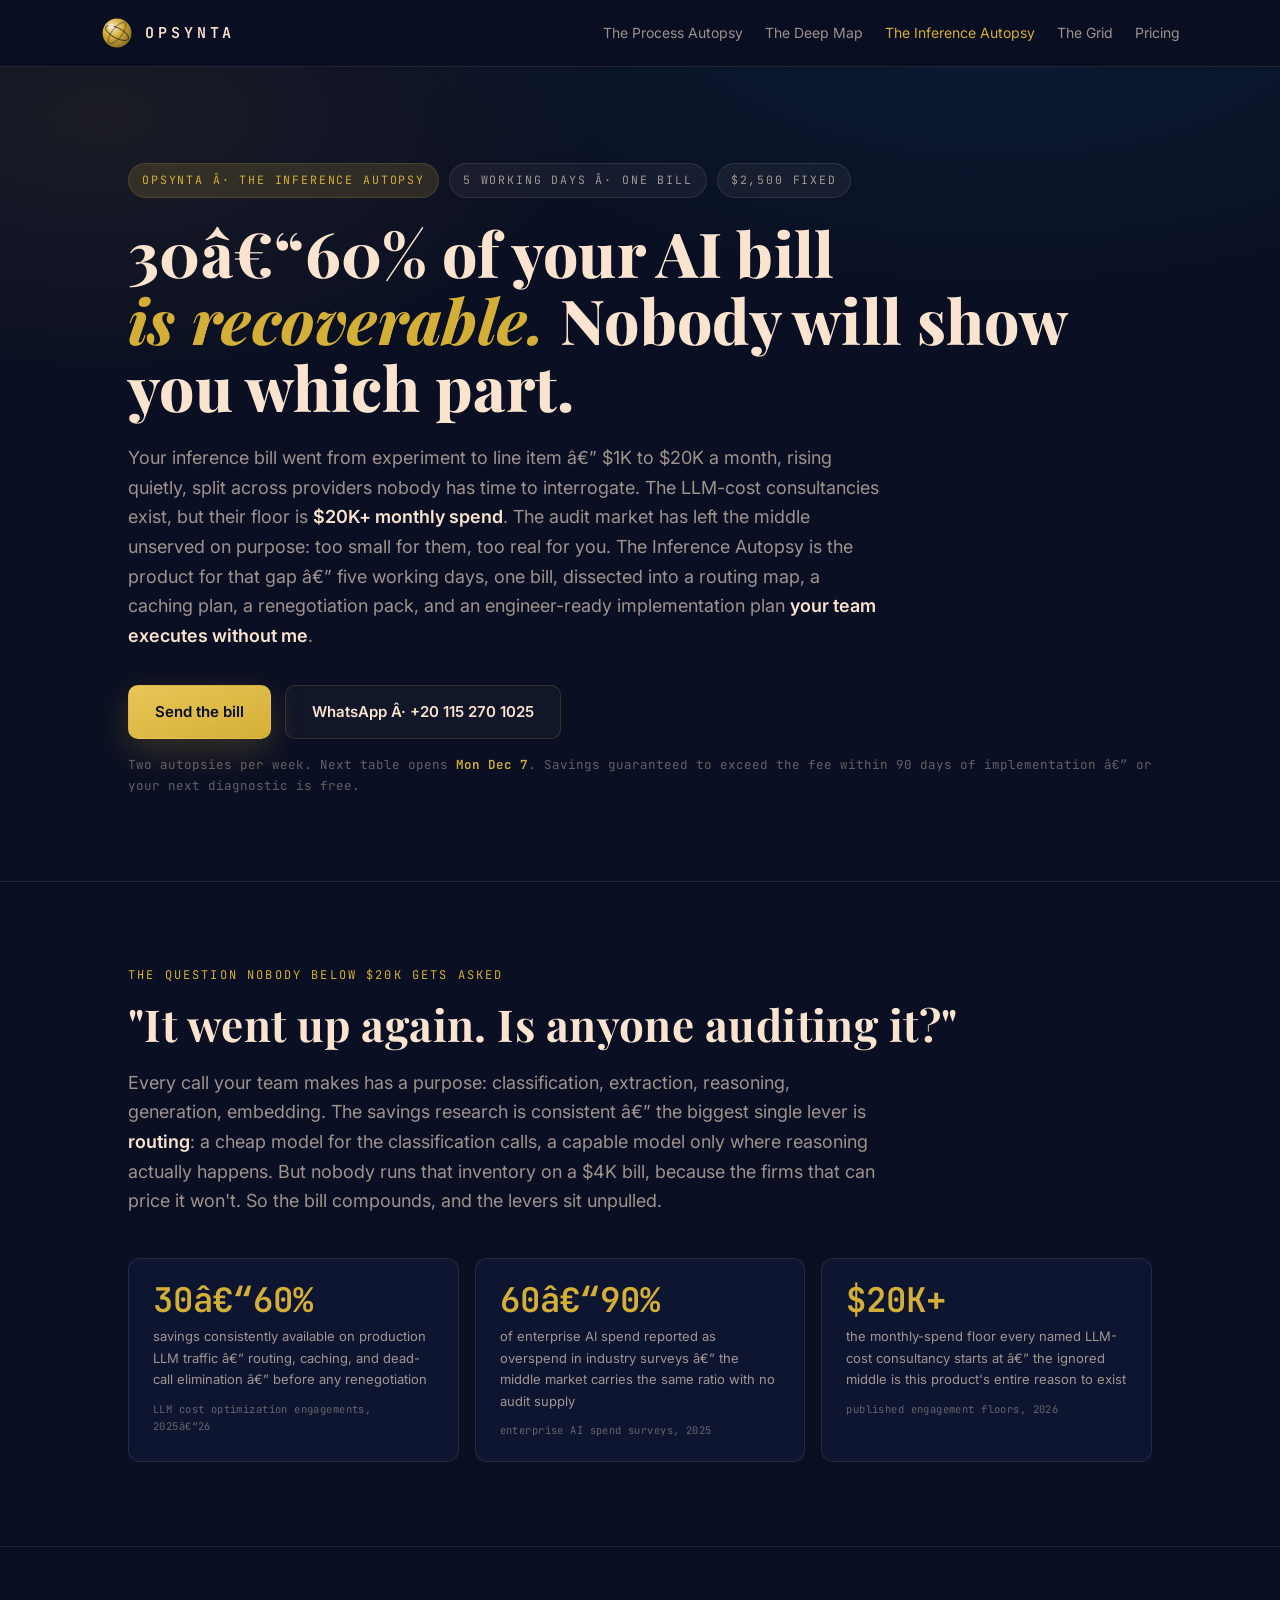
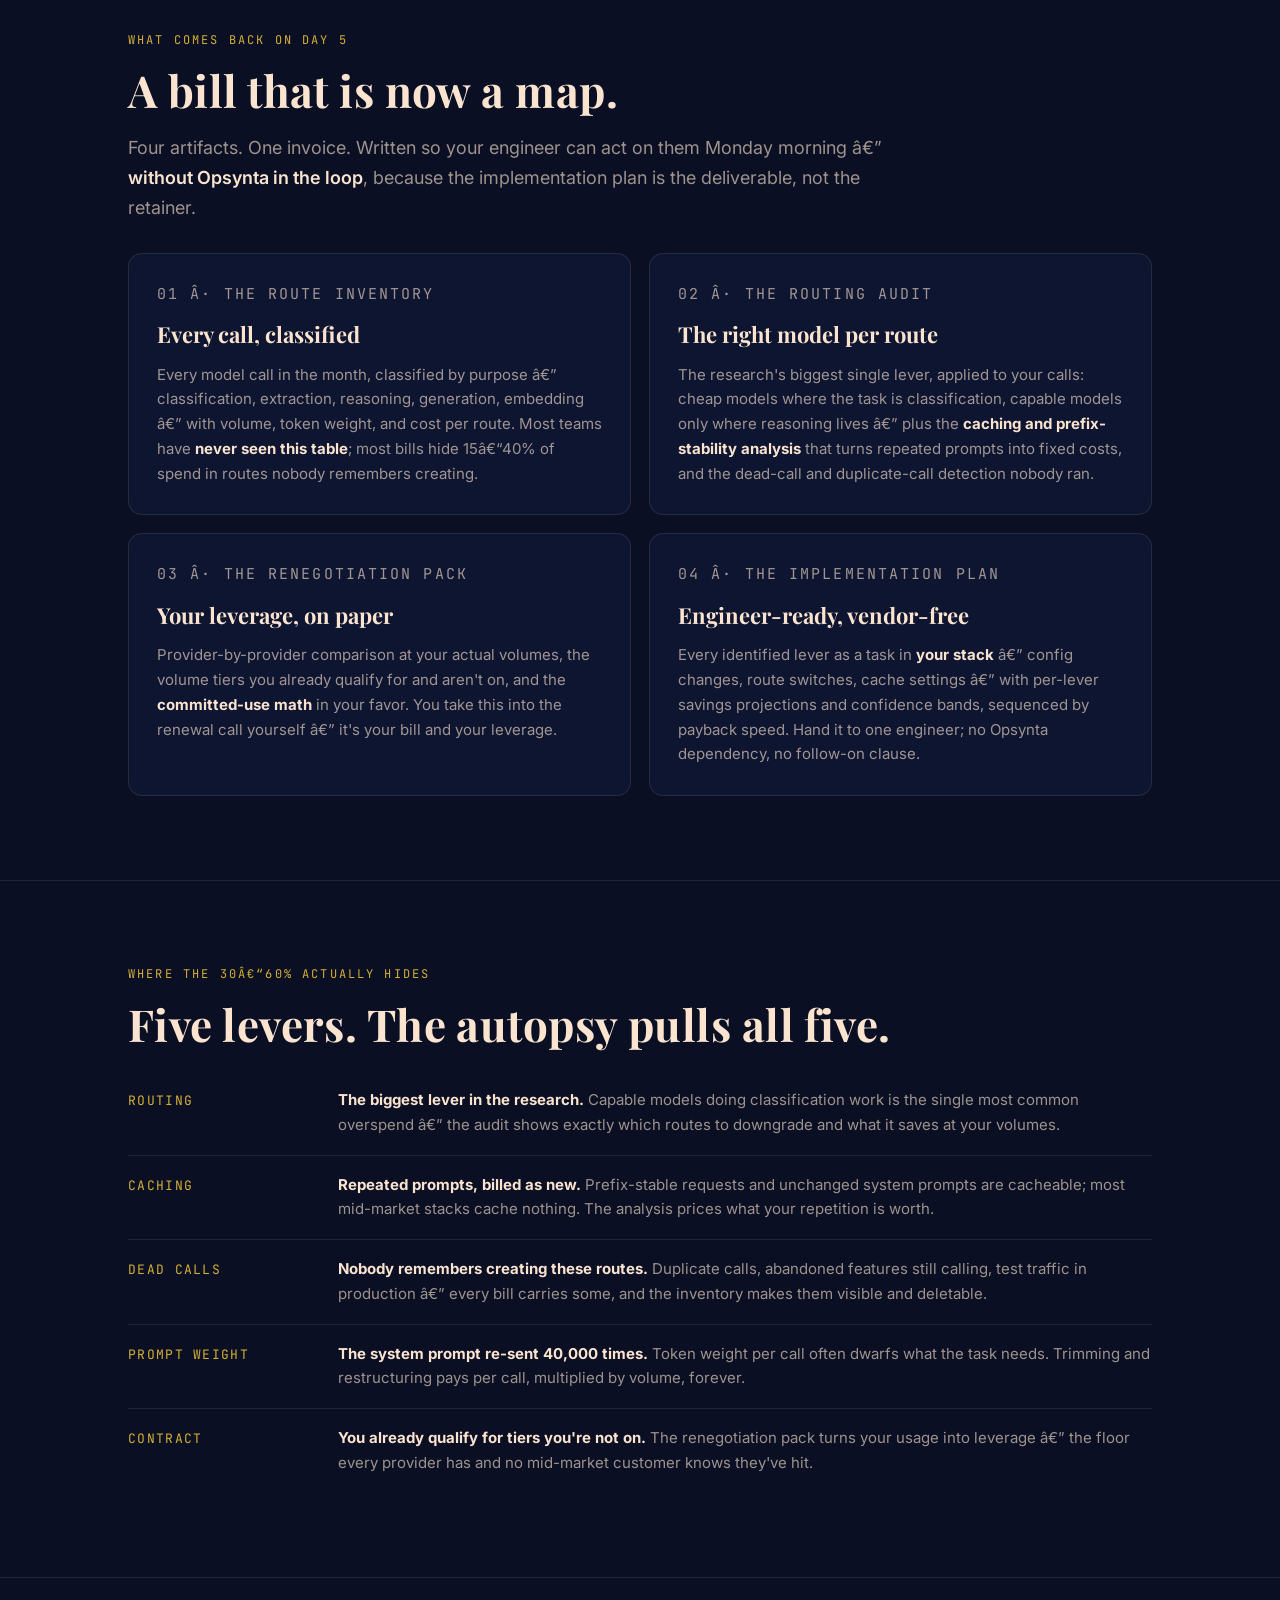
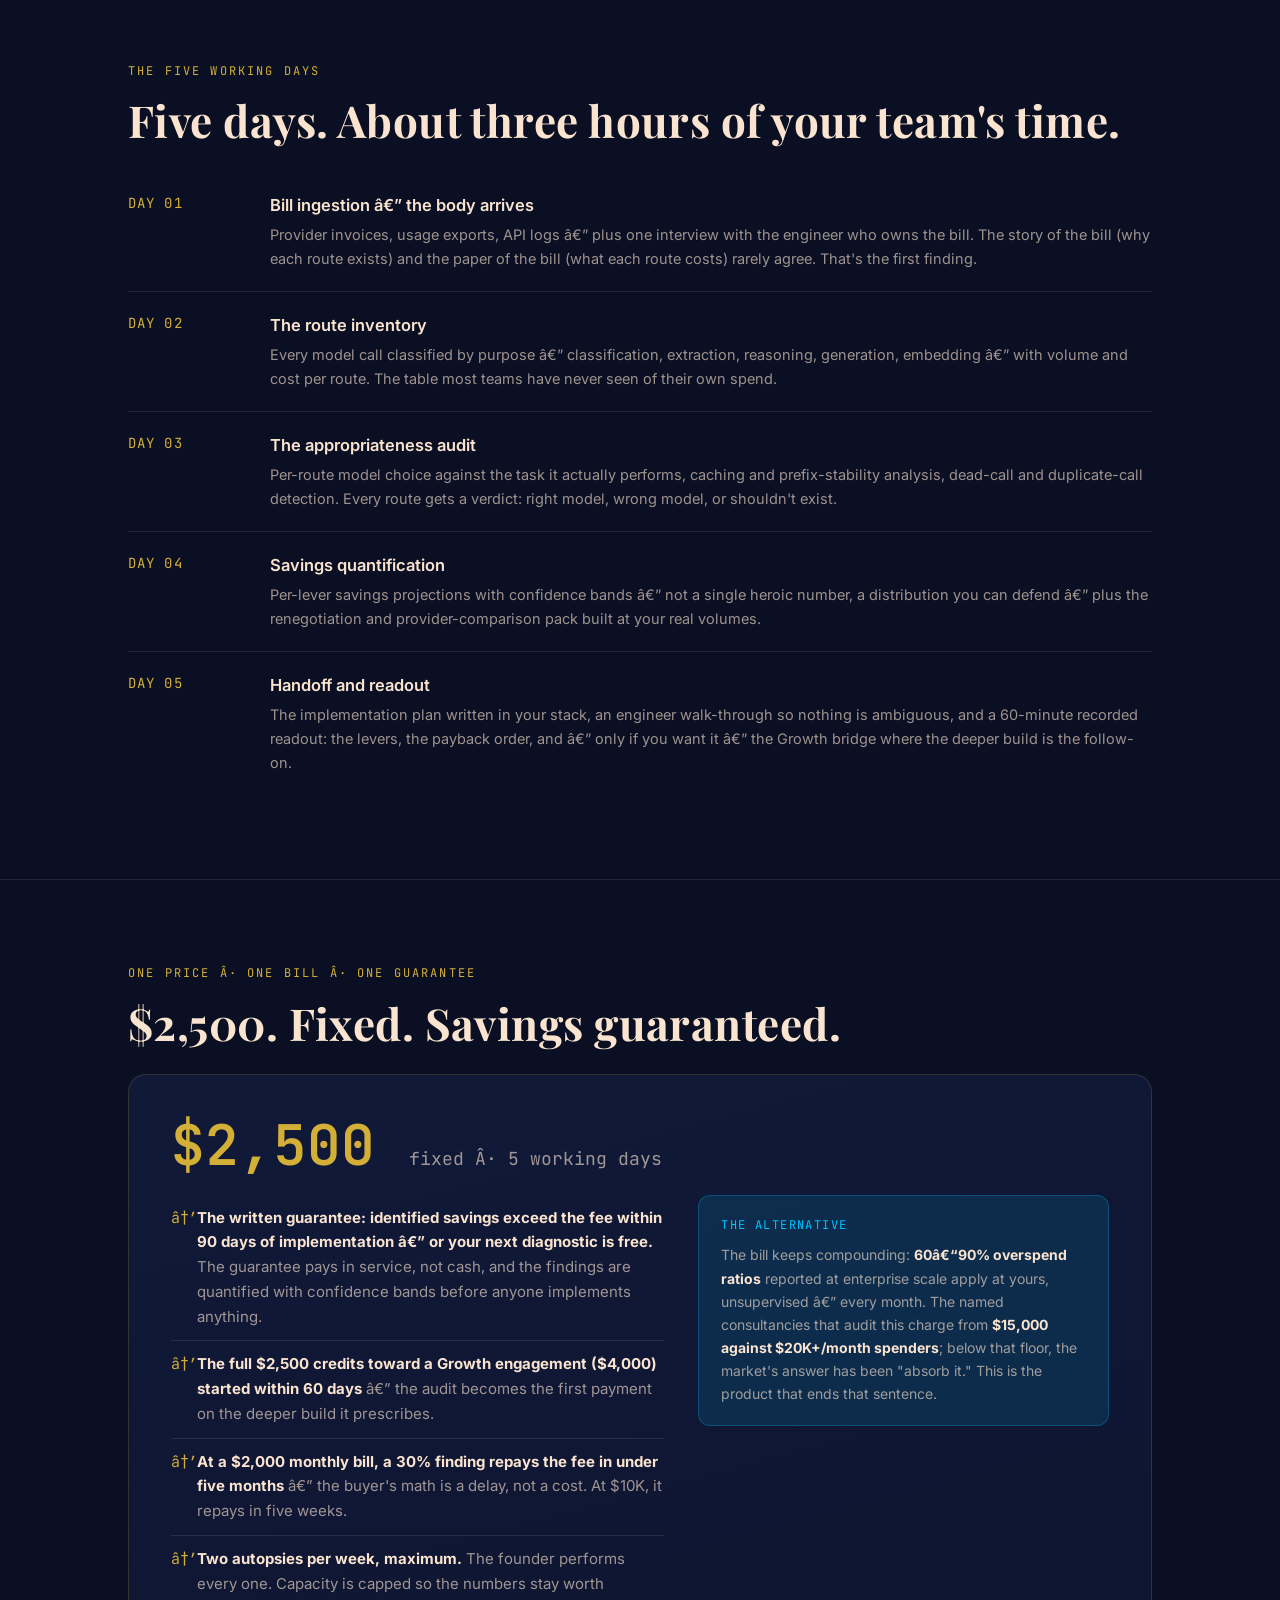
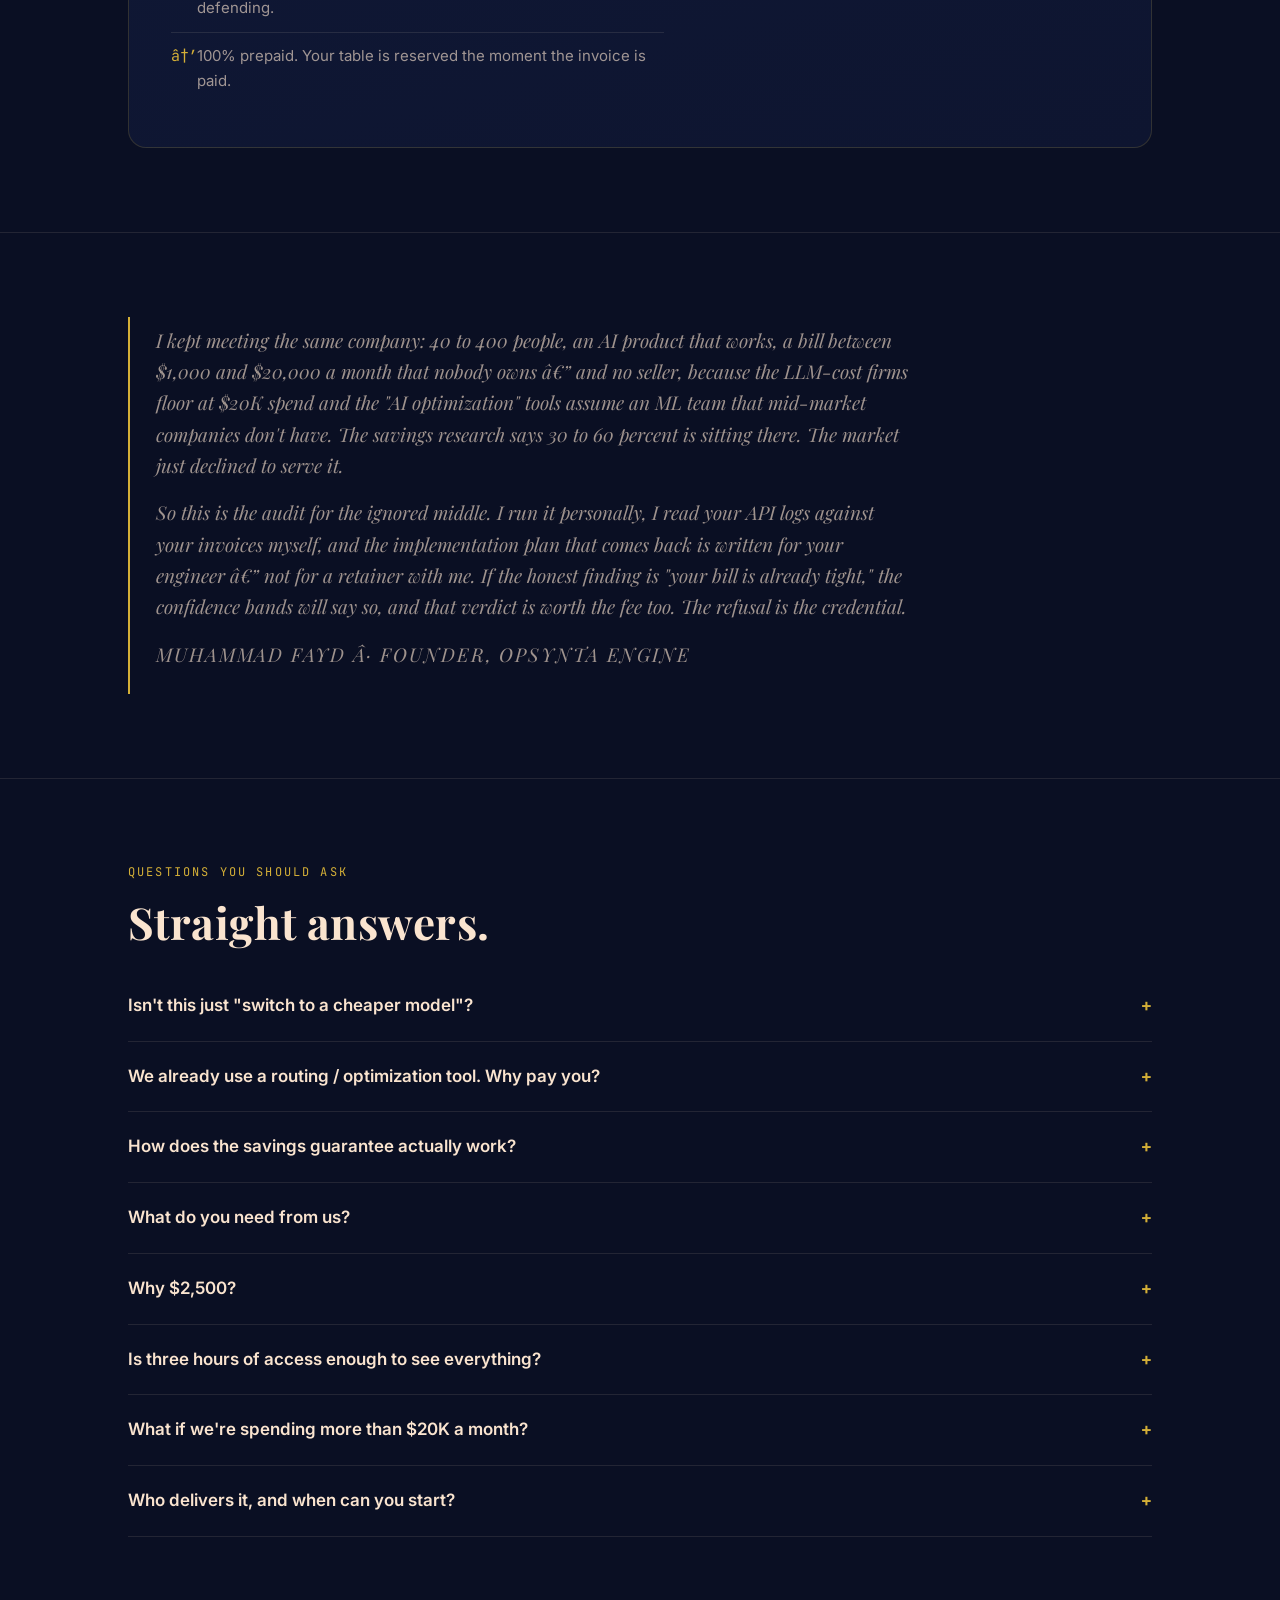
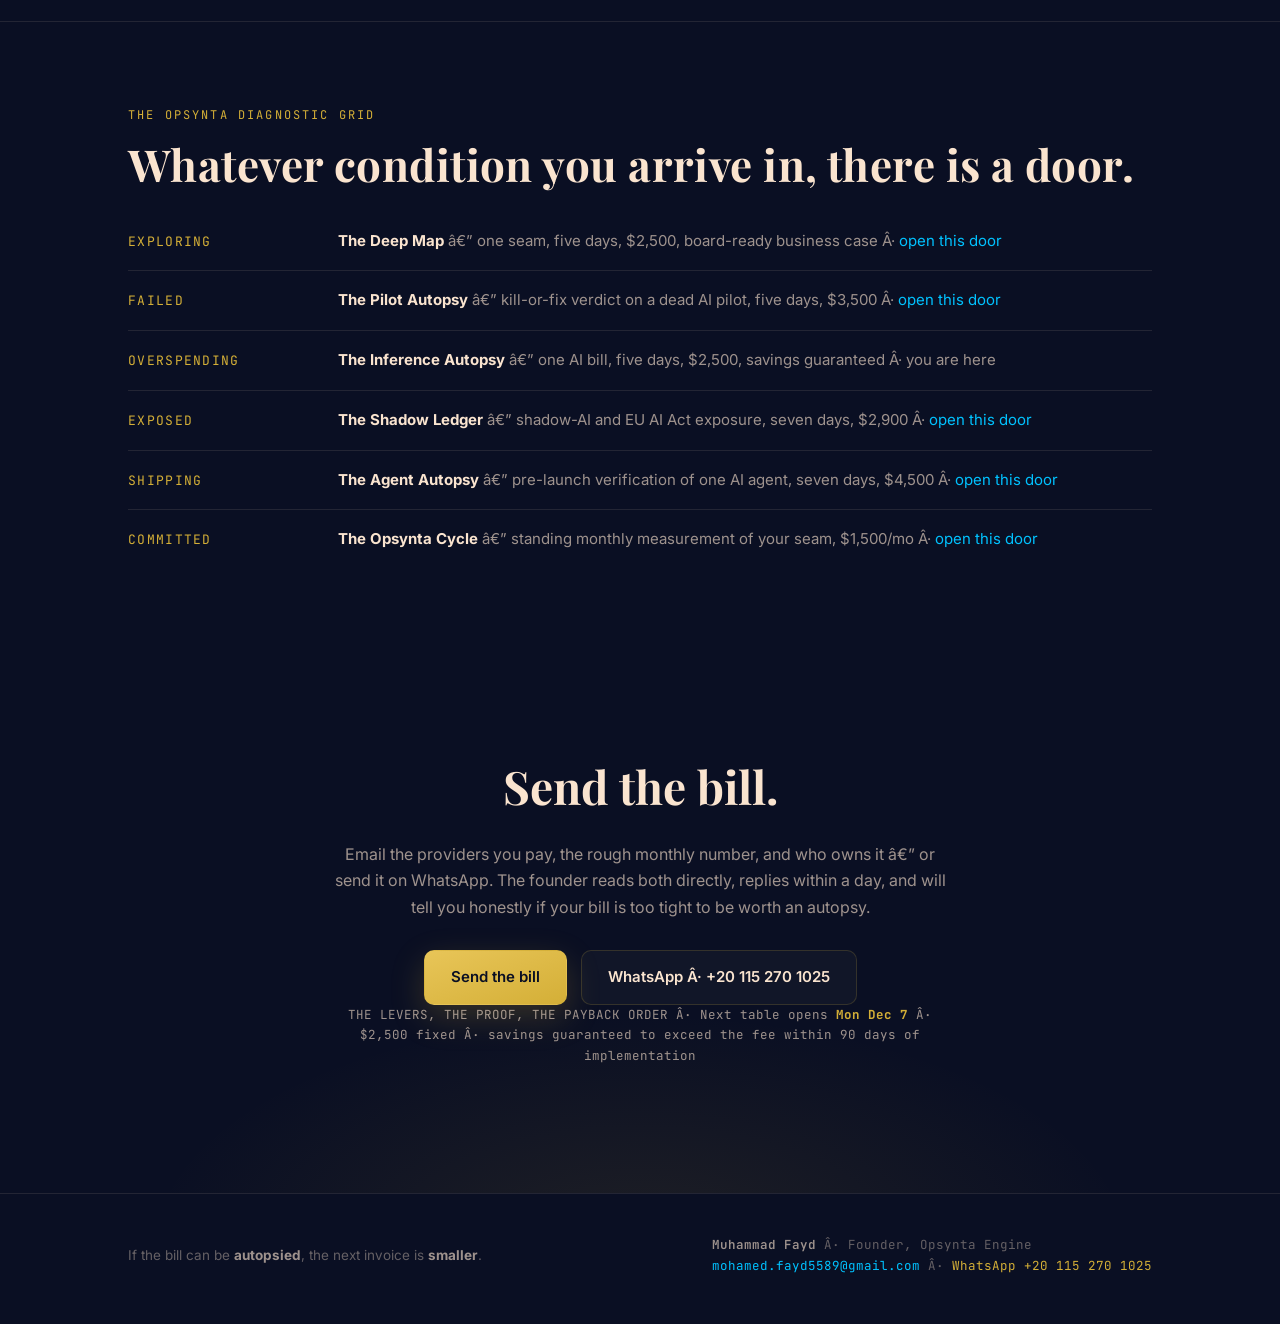
<file: inference_autopsy.html>
<!DOCTYPE html>
<html lang="en">
<head>
  <meta charset="UTF-8" />
  <meta name="viewport" content="width=device-width, initial-scale=1.0" />
  <title>The Inference Autopsy â€” Opsynta Engine</title>
  <meta name="description" content="Your AI bill is $1Kâ€“$20K a month and nobody will audit it â€” the LLM-cost consultancies start at $20K spenders. The Inference Autopsy is the audit for the ignored middle: one bill, five working days, $2,500 fixed, with a written savings guarantee." />
  <meta property="og:title" content="The Inference Autopsy â€” Opsynta Engine" />
  <meta property="og:description" content="30â€“60% of your AI bill is recoverable. Everyone audits $20K+/month spenders â€” nobody shows you which part of yours leaks. Five days, $2,500 fixed, savings guaranteed to exceed the fee or the next diagnostic is free." />
  <meta property="og:type" content="website" />
    <meta property="og:image" content="https://muhammad-fayd.github.io/opsynta-engine-website/assets/og-inference.png" />
    <meta property="og:image:width" content="1200" />
    <meta property="og:image:height" content="630" />
    <meta property="og:image:alt" content="Opsynta â€” the six-door Diagnostic Grid, this door highlighted" />
    <meta name="twitter:card" content="summary_large_image" />

  <link rel="preconnect" href="https://fonts.googleapis.com" />
  <link rel="preconnect" href="https://fonts.gstatic.com" crossorigin />
  <link href="https://fonts.googleapis.com/css2?family=Inter:wght@400;500;600;700;800&family=JetBrains+Mono:wght@400;500;600&family=Playfair+Display:ital,wght@0,400;0,500;0,600;0,700;0,800;0,900;1,400;1,600;1,700&display=swap" rel="stylesheet" />
  <link rel="icon" type="image/svg+xml" href="data:image/svg+xml,%3Csvg xmlns='http://www.w3.org/2000/svg' viewBox='0 0 64 64'%3E%3Ccircle cx='32' cy='32' r='28' fill='%230A0F23'/%3E%3Ccircle cx='32' cy='32' r='10' fill='%23D4AF37'/%3E%3Cellipse cx='32' cy='32' rx='26' ry='10' fill='none' stroke='%2300C2FF' stroke-width='2' transform='rotate(30 32 32)'/%3E%3C/svg%3E" />
  <style>
    /* ============ DUSK ATLAS â€” self-contained (no stylesheet dependency) ============ */
    :root {
      --navy: #0A0F23; --panel: #0E1530; --panel-2: #101938;
      --peach: #FAE4CF; --peach-dim: rgba(250,228,207,.62); --peach-faint: rgba(250,228,207,.38);
      --gold: #D4AF37; --gold-dim: rgba(212,175,55,.16); --gold-bright: #E8C558;
      --cyan: #00C2FF; --cyan-dim: rgba(0,194,255,.12);
      --line: rgba(212,175,55,.18); --line-soft: rgba(250,228,207,.10);
      --serif: "Playfair Display", Georgia, serif;
      --sans: "Inter", -apple-system, "Segoe UI", Arial, sans-serif;
      --mono: "JetBrains Mono", "SFMono-Regular", Consolas, monospace;
    }
    * { margin: 0; padding: 0; box-sizing: border-box; }
    html { scroll-behavior: smooth; }
    body { background: var(--navy); color: var(--peach); font-family: var(--sans); font-size: 16px; line-height: 1.65; -webkit-font-smoothing: antialiased; }
    .container { max-width: 1080px; margin: 0 auto; padding: 0 28px; }
    a { color: var(--cyan); text-decoration: none; }
    .mono { font-family: var(--mono); }
    .gold { color: var(--gold); }
    .section { padding: 84px 0; border-top: 1px solid var(--line-soft); }
    .section-tag { font-family: var(--mono); font-size: 12px; letter-spacing: .18em; text-transform: uppercase; color: var(--gold); margin-bottom: 14px; }
    h2.display { font-family: var(--serif); font-weight: 700; font-size: clamp(30px, 4.4vw, 44px); line-height: 1.14; letter-spacing: .01em; margin-bottom: 18px; }
    .lead { color: var(--peach-dim); font-size: 18px; max-width: 760px; }
    .lead strong, .body-copy strong { color: var(--peach); font-weight: 600; }

    /* ---------- header ---------- */
    .dm-header { border-bottom: 1px solid var(--line-soft); background: rgba(10,15,35,.92); position: sticky; top: 0; z-index: 50; backdrop-filter: blur(8px); }
    .dm-header-inner { display: flex; align-items: center; justify-content: space-between; gap: 18px; padding: 16px 0; }
    .logo-chip { display: flex; align-items: center; gap: 11px; }
    .logo-mark { width: 34px; height: 34px; }
    .logo-word { font-family: var(--mono); font-weight: 600; letter-spacing: .26em; font-size: 15px; color: var(--peach); }
    .dm-nav { display: flex; gap: 22px; align-items: center; font-size: 14px; }
    .dm-nav a { color: var(--peach-dim); }
    .dm-nav a:hover { color: var(--peach); }
    .dm-nav a.active { color: var(--gold); }
    @media (max-width: 720px) { .dm-nav { display: none; } }

    /* ---------- hero ---------- */
    .hero { padding: 96px 0 84px; background:
      radial-gradient(1100px 520px at 78% -8%, rgba(0,194,255,.07), transparent 60%),
      radial-gradient(900px 480px at 8% 6%, rgba(212,175,55,.08), transparent 55%); }
    .eyebrow { display: flex; flex-wrap: wrap; gap: 10px; margin-bottom: 22px; }
    .pill { font-family: var(--mono); font-size: 11.5px; letter-spacing: .16em; text-transform: uppercase; color: var(--gold); border: 1px solid var(--gold-dim); background: var(--gold-dim); padding: 7px 13px; border-radius: 999px; }
    .pill-meta { color: var(--peach-dim); border-color: var(--line-soft); background: rgba(250,228,207,.05); }
    h1.hero-title { font-family: var(--serif); font-weight: 800; font-size: clamp(38px, 6vw, 62px); line-height: 1.08; letter-spacing: .005em; margin-bottom: 22px; }
    .hero-title em { font-style: italic; color: var(--gold); }
    .score-line { font-family: var(--mono); font-size: 13px; color: var(--cyan); border-left: 2px solid var(--cyan-dim); padding: 6px 0 6px 14px; margin: 18px 0 4px; display: none; }
    .hero-cta { display: flex; flex-wrap: wrap; gap: 14px; margin: 34px 0 10px; }
    .btn { display: inline-block; font-family: var(--sans); font-weight: 600; font-size: 15px; padding: 14px 26px; border-radius: 10px; border: 1px solid transparent; cursor: pointer; }
    .btn-gold { background: linear-gradient(160deg, var(--gold-bright), var(--gold)); color: #0A0F23; box-shadow: 0 12px 34px rgba(212,175,55,.22); }
    .btn-gold:hover { filter: brightness(1.06); }
    .btn-outline { border-color: var(--line); color: var(--peach); background: rgba(250,228,207,.03); }
    .btn-outline:hover { border-color: var(--gold); }
    .hero-capacity { font-family: var(--mono); font-size: 12.5px; color: var(--peach-faint); margin-top: 16px; }
    .hero-capacity b { color: var(--gold); font-weight: 600; }

    /* ---------- stats band ---------- */
    .stats-band { display: grid; grid-template-columns: repeat(3, 1fr); gap: 16px; margin-top: 42px; }
    .stat-card { background: var(--panel); border: 1px solid var(--line-soft); border-radius: 12px; padding: 22px 24px; }
    .stat-number { font-family: var(--mono); font-size: 34px; font-weight: 600; color: var(--gold); line-height: 1.1; }
    .stat-label { font-size: 13px; color: var(--peach-dim); margin-top: 8px; }
    .stat-src { font-family: var(--mono); font-size: 10.5px; color: var(--peach-faint); margin-top: 10px; letter-spacing: .04em; }
    @media (max-width: 820px) { .stats-band { grid-template-columns: 1fr; } }

    /* ---------- deliverables ---------- */
    .grid-2 { display: grid; grid-template-columns: 1fr 1fr; gap: 18px; }
    @media (max-width: 820px) { .grid-2 { grid-template-columns: 1fr; } }
    .deliv-card { background: var(--panel); border: 1px solid var(--line-soft); border-radius: 14px; padding: 28px; }
    .deliv-num { font-family: var(--mono); font-size: 12px; color: var(--cyan); letter-spacing: .14em; margin-bottom: 10px; }
    .deliv-card h3 { font-family: var(--serif); font-size: 22px; font-weight: 700; margin-bottom: 10px; }
    .deliv-card p { color: var(--peach-dim); font-size: 15px; }
    .deliv-card p strong { color: var(--peach); }

    /* ---------- timeline ---------- */
    .day-row { display: grid; grid-template-columns: 120px 1fr; gap: 22px; padding: 20px 0; border-bottom: 1px solid var(--line-soft); }
    .day-row:last-child { border-bottom: none; }
    .day-tag { font-family: var(--mono); color: var(--gold); font-size: 14px; letter-spacing: .08em; }
    .day-body h4 { font-size: 16.5px; font-weight: 600; color: var(--peach); }
    .day-body p { color: var(--peach-dim); font-size: 14.5px; margin-top: 4px; }
    @media (max-width: 640px) { .day-row { grid-template-columns: 1fr; gap: 6px; } }

    /* ---------- pricing ---------- */
    .price-panel { background: linear-gradient(165deg, var(--panel-2), var(--panel)); border: 1px solid var(--line); border-radius: 18px; padding: 42px; margin-top: 26px; }
    .price-figure { font-family: var(--mono); font-size: 56px; font-weight: 600; color: var(--gold); line-height: 1; }
    .price-figure span { font-size: 18px; color: var(--peach-dim); font-weight: 400; }
    .price-cols { display: grid; grid-template-columns: 1.2fr 1fr; gap: 34px; margin-top: 22px; }
    @media (max-width: 820px) { .price-cols { grid-template-columns: 1fr; } .price-panel { padding: 30px 24px; } }
    .price-notes { list-style: none; }
    .price-notes li { padding: 11px 0 11px 26px; position: relative; color: var(--peach-dim); font-size: 15px; border-bottom: 1px solid var(--line-soft); }
    .price-notes li:last-child { border-bottom: none; }
    .price-notes li::before { content: "â†’"; position: absolute; left: 0; color: var(--gold); font-family: var(--mono); }
    .price-notes li strong { color: var(--peach); }
    .price-anchor { background: var(--cyan-dim); border: 1px solid rgba(0,194,255,.25); border-radius: 12px; padding: 20px 22px; font-size: 14px; color: var(--peach-dim); align-self: start; }
    .price-anchor .mono { color: var(--cyan); font-size: 12px; letter-spacing: .12em; text-transform: uppercase; display: block; margin-bottom: 8px; }
    .price-anchor strong { color: var(--peach); }

    /* ---------- levers ---------- */
    .vert-row { display: grid; grid-template-columns: 190px 1fr; gap: 20px; padding: 17px 0; border-bottom: 1px solid var(--line-soft); align-items: baseline; }
    .vert-row:last-child { border-bottom: none; }
    .vert-name { font-family: var(--mono); font-size: 13px; color: var(--gold); letter-spacing: .1em; text-transform: uppercase; }
    .vert-seam { color: var(--peach-dim); font-size: 15px; }
    .vert-seam strong { color: var(--peach); }
    @media (max-width: 640px) { .vert-row { grid-template-columns: 1fr; gap: 4px; } }

    /* ---------- founder ---------- */
    .founder-note { max-width: 780px; border-left: 2px solid var(--gold); padding: 8px 0 8px 26px; }
    .founder-note p { font-family: var(--serif); font-style: italic; font-size: 19px; color: var(--peach-dim); margin-bottom: 16px; }
    .founder-sig { font-family: var(--mono); font-size: 13px; color: var(--gold); letter-spacing: .1em; }

    /* ---------- FAQ ---------- */
    .faq-item { border-bottom: 1px solid var(--line-soft); }
    .faq-item summary { cursor: pointer; padding: 20px 0; font-size: 17px; font-weight: 600; color: var(--peach); list-style: none; display: flex; justify-content: space-between; gap: 18px; }
    .faq-item summary::after { content: "+"; font-family: var(--mono); color: var(--gold); font-size: 18px; }
    .faq-item[open] summary::after { content: "â€“"; }
    .faq-item .faq-a { padding: 0 0 22px; color: var(--peach-dim); font-size: 15px; max-width: 820px; }
    .faq-item .faq-a strong { color: var(--peach); }

    /* ---------- final CTA ---------- */
    .final-cta { text-align: center; padding: 96px 0; background:
      radial-gradient(760px 360px at 50% 110%, rgba(212,175,55,.10), transparent 65%); }
    .final-cta h2 { font-family: var(--serif); font-size: clamp(30px, 4.6vw, 46px); font-weight: 700; margin-bottom: 16px; }
    .final-cta p { color: var(--peach-dim); max-width: 620px; margin: 0 auto 30px; }
    .cta-row { display: flex; flex-wrap: wrap; gap: 14px; justify-content: center; }
    .slot-line { font-family: var(--mono); font-size: 12.5px; color: var(--peach-faint); margin-top: 22px; }
    .slot-line b { color: var(--gold); }

    /* ---------- footer ---------- */
    .dm-footer { border-top: 1px solid var(--line-soft); padding: 40px 0 48px; }
    .dm-footer .container { display: flex; flex-wrap: wrap; gap: 26px; justify-content: space-between; align-items: center; }
    .footer-slogan { font-size: 13.5px; color: var(--peach-faint); }
    .footer-slogan strong { color: var(--peach-dim); }
    .sig-name { font-family: var(--mono); font-size: 12.5px; line-height: 1.7; color: var(--peach-faint); }
    .sig-name .peach-strong { color: var(--peach-dim); font-weight: 600; }
    .sig-name a { color: var(--cyan); }
    .sig-name .gold-tel { color: var(--gold); }
  </style>
</head>
<body>

  <!-- ============ HEADER ============ -->
  <header class="dm-header">
    <div class="container dm-header-inner">
      <a class="logo-chip" href="index.html" aria-label="Opsynta Engine home">
        <svg class="logo-mark" viewBox="0 0 40 40" role="img" aria-hidden="true">
          <defs>
            <radialGradient id="sphereGradIA" cx="35%" cy="30%" r="75%">
              <stop offset="0%" stop-color="#F5E6C8"/>
              <stop offset="45%" stop-color="#D4AF37"/>
              <stop offset="100%" stop-color="#8C6D1F"/>
            </radialGradient>
          </defs>
          <circle cx="20" cy="20" r="17" fill="url(#sphereGradIA)"/>
          <ellipse cx="20" cy="20" rx="15" ry="6" fill="none" stroke="#0A0F23" stroke-width="1.4" transform="rotate(28 20 20)" opacity="0.55"/>
          <ellipse cx="20" cy="20" rx="15" ry="6" fill="none" stroke="#0A0F23" stroke-width="1.4" transform="rotate(-52 20 20)" opacity="0.35"/>
          <circle cx="13" cy="12" r="3.2" fill="#FAE4CF" opacity="0.9"/>
        </svg>
        <span class="logo-word">OPSYNTA</span>
      </a>
      <nav class="dm-nav" aria-label="Inference Autopsy">
        <a href="autopsy.html">The Process Autopsy</a>
        <a href="deepmap.html">The Deep Map</a>
        <a href="inference_autopsy.html" class="active">The Inference Autopsy</a>
        <a href="inference_autopsy.html#grid">The Grid</a>
        <a href="index.html#pricing">Pricing</a>
      </nav>
    </div>
  </header>

  <main>

    <!-- ============ HERO ============ -->
    <section class="hero">
      <div class="container">
        <p class="eyebrow">
          <span class="pill">Opsynta Â· The Inference Autopsy</span>
          <span class="pill pill-meta">5 working days Â· one bill</span>
          <span class="pill pill-meta">$2,500 fixed</span>
        </p>
        <h1 class="hero-title">30â€“60% of your AI bill<br /><em>is recoverable.</em> Nobody will show you which part.</h1>
        <p class="lead">Your inference bill went from experiment to line item â€” $1K to $20K a month, rising quietly, split across providers nobody has time to interrogate. The LLM-cost consultancies exist, but their floor is <strong>$20K+ monthly spend</strong>. The audit market has left the middle unserved on purpose: too small for them, too real for you. The Inference Autopsy is the product for that gap â€” five working days, one bill, dissected into a routing map, a caching plan, a renegotiation pack, and an engineer-ready implementation plan <strong>your team executes without me</strong>.</p>
        <p class="score-line mono" id="scoreLine"></p>
        <div class="hero-cta">
          <a class="btn btn-gold" href="mailto:mohamed.fayd5589@gmail.com?subject=Inference%20Autopsy%20%E2%80%94%20the%20bill&body=Hi%20Muhammad%2C%0A%0AHere%27s%20the%20bill%3A%0A%0ACompany%20%2F%20team%3A%0AProviders%20and%20models%20we%20pay%20for%3A%0ARough%20monthly%20spend%3A%0AWho%20owns%20the%20bill%20internally%3A%0A%0A%E2%80%94%20%5Bname%5D">Send the bill</a>
          <a class="btn btn-outline" href="https://wa.me/201152701025" target="_blank" rel="noopener">WhatsApp Â· +20 115 270 1025</a>
        </div>
        <p class="hero-capacity">Two autopsies per week. Next table opens <b id="nextSlot">Monday</b>. Savings guaranteed to exceed the fee within 90 days of implementation â€” or your next diagnostic is free.</p>
      </div>
    </section>

    <!-- ============ THE QUESTION ============ -->
    <section class="section" id="question">
      <div class="container">
        <p class="section-tag">The question nobody below $20K gets asked</p>
        <h2 class="display">"It went up again. Is anyone auditing it?"</h2>
        <p class="lead body-copy" style="margin-bottom: 8px;">Every call your team makes has a purpose: classification, extraction, reasoning, generation, embedding. The savings research is consistent â€” the biggest single lever is <strong>routing</strong>: a cheap model for the classification calls, a capable model only where reasoning actually happens. But nobody runs that inventory on a $4K bill, because the firms that can price it won't. So the bill compounds, and the levers sit unpulled.</p>
        <div class="stats-band">
          <div class="stat-card">
            <p class="stat-number">30â€“60%</p>
            <p class="stat-label">savings consistently available on production LLM traffic â€” routing, caching, and dead-call elimination â€” before any renegotiation</p>
            <p class="stat-src">LLM cost optimization engagements, 2025â€“26</p>
          </div>
          <div class="stat-card">
            <p class="stat-number">60â€“90%</p>
            <p class="stat-label">of enterprise AI spend reported as overspend in industry surveys â€” the middle market carries the same ratio with no audit supply</p>
            <p class="stat-src">enterprise AI spend surveys, 2025</p>
          </div>
          <div class="stat-card">
            <p class="stat-number">$20K+</p>
            <p class="stat-label">the monthly-spend floor every named LLM-cost consultancy starts at â€” the ignored middle is this product's entire reason to exist</p>
            <p class="stat-src">published engagement floors, 2026</p>
          </div>
        </div>
      </div>
    </section>

    <!-- ============ WHAT COMES BACK ============ -->
    <section class="section" id="deliverables">
      <div class="container">
        <p class="section-tag">What comes back on Day 5</p>
        <h2 class="display">A bill that is now a map.</h2>
        <p class="lead body-copy" style="margin-bottom: 30px;">Four artifacts. One invoice. Written so your engineer can act on them Monday morning â€” <strong>without Opsynta in the loop</strong>, because the implementation plan is the deliverable, not the retainer.</p>
        <div class="grid-2">
          <div class="deliv-card">
            <p class="deliv-num">01 Â· THE ROUTE INVENTORY</p>
            <h3>Every call, classified</h3>
            <p>Every model call in the month, classified by purpose â€” classification, extraction, reasoning, generation, embedding â€” with volume, token weight, and cost per route. Most teams have <strong>never seen this table</strong>; most bills hide 15â€“40% of spend in routes nobody remembers creating.</p>
          </div>
          <div class="deliv-card">
            <p class="deliv-num">02 Â· THE ROUTING AUDIT</p>
            <h3>The right model per route</h3>
            <p>The research's biggest single lever, applied to your calls: cheap models where the task is classification, capable models only where reasoning lives â€” plus the <strong>caching and prefix-stability analysis</strong> that turns repeated prompts into fixed costs, and the dead-call and duplicate-call detection nobody ran.</p>
          </div>
          <div class="deliv-card">
            <p class="deliv-num">03 Â· THE RENEGOTIATION PACK</p>
            <h3>Your leverage, on paper</h3>
            <p>Provider-by-provider comparison at your actual volumes, the volume tiers you already qualify for and aren't on, and the <strong>committed-use math</strong> in your favor. You take this into the renewal call yourself â€” it's your bill and your leverage.</p>
          </div>
          <div class="deliv-card">
            <p class="deliv-num">04 Â· THE IMPLEMENTATION PLAN</p>
            <h3>Engineer-ready, vendor-free</h3>
            <p>Every identified lever as a task in <strong>your stack</strong> â€” config changes, route switches, cache settings â€” with per-lever savings projections and confidence bands, sequenced by payback speed. Hand it to one engineer; no Opsynta dependency, no follow-on clause.</p>
          </div>
        </div>
      </div>
    </section>

    <!-- ============ FIVE LEVERS ============ -->
    <section class="section" id="levers">
      <div class="container">
        <p class="section-tag">Where the 30â€“60% actually hides</p>
        <h2 class="display">Five levers. The autopsy pulls all five.</h2>
        <div style="margin-top: 22px;">
          <div class="vert-row">
            <p class="vert-name">Routing</p>
            <p class="vert-seam"><strong>The biggest lever in the research.</strong> Capable models doing classification work is the single most common overspend â€” the audit shows exactly which routes to downgrade and what it saves at your volumes.</p>
          </div>
          <div class="vert-row">
            <p class="vert-name">Caching</p>
            <p class="vert-seam"><strong>Repeated prompts, billed as new.</strong> Prefix-stable requests and unchanged system prompts are cacheable; most mid-market stacks cache nothing. The analysis prices what your repetition is worth.</p>
          </div>
          <div class="vert-row">
            <p class="vert-name">Dead calls</p>
            <p class="vert-seam"><strong>Nobody remembers creating these routes.</strong> Duplicate calls, abandoned features still calling, test traffic in production â€” every bill carries some, and the inventory makes them visible and deletable.</p>
          </div>
          <div class="vert-row">
            <p class="vert-name">Prompt weight</p>
            <p class="vert-seam"><strong>The system prompt re-sent 40,000 times.</strong> Token weight per call often dwarfs what the task needs. Trimming and restructuring pays per call, multiplied by volume, forever.</p>
          </div>
          <div class="vert-row">
            <p class="vert-name">Contract</p>
            <p class="vert-seam"><strong>You already qualify for tiers you're not on.</strong> The renegotiation pack turns your usage into leverage â€” the floor every provider has and no mid-market customer knows they've hit.</p>
          </div>
        </div>
      </div>
    </section>

    <!-- ============ THE FIVE DAYS ============ -->
    <section class="section" id="process">
      <div class="container">
        <p class="section-tag">The five working days</p>
        <h2 class="display">Five days. About three hours of your team's time.</h2>
        <div style="margin-top: 26px;">
          <div class="day-row">
            <p class="day-tag">DAY 01</p>
            <div class="day-body">
              <h4>Bill ingestion â€” the body arrives</h4>
              <p>Provider invoices, usage exports, API logs â€” plus one interview with the engineer who owns the bill. The story of the bill (why each route exists) and the paper of the bill (what each route costs) rarely agree. That's the first finding.</p>
            </div>
          </div>
          <div class="day-row">
            <p class="day-tag">DAY 02</p>
            <div class="day-body">
              <h4>The route inventory</h4>
              <p>Every model call classified by purpose â€” classification, extraction, reasoning, generation, embedding â€” with volume and cost per route. The table most teams have never seen of their own spend.</p>
            </div>
          </div>
          <div class="day-row">
            <p class="day-tag">DAY 03</p>
            <div class="day-body">
              <h4>The appropriateness audit</h4>
              <p>Per-route model choice against the task it actually performs, caching and prefix-stability analysis, dead-call and duplicate-call detection. Every route gets a verdict: right model, wrong model, or shouldn't exist.</p>
            </div>
          </div>
          <div class="day-row">
            <p class="day-tag">DAY 04</p>
            <div class="day-body">
              <h4>Savings quantification</h4>
              <p>Per-lever savings projections with confidence bands â€” not a single heroic number, a distribution you can defend â€” plus the renegotiation and provider-comparison pack built at your real volumes.</p>
            </div>
          </div>
          <div class="day-row">
            <p class="day-tag">DAY 05</p>
            <div class="day-body">
              <h4>Handoff and readout</h4>
              <p>The implementation plan written in your stack, an engineer walk-through so nothing is ambiguous, and a 60-minute recorded readout: the levers, the payback order, and â€” only if you want it â€” the Growth bridge where the deeper build is the follow-on.</p>
            </div>
          </div>
        </div>
      </div>
    </section>

    <!-- ============ PRICING ============ -->
    <section class="section" id="price">
      <div class="container">
        <p class="section-tag">One price Â· one bill Â· one guarantee</p>
        <h2 class="display">$2,500. Fixed. Savings guaranteed.</h2>
        <div class="price-panel">
          <p class="price-figure">$2,500 <span>fixed Â· 5 working days</span></p>
          <div class="price-cols">
            <ul class="price-notes">
              <li><strong>The written guarantee: identified savings exceed the fee within 90 days of implementation â€” or your next diagnostic is free.</strong> The guarantee pays in service, not cash, and the findings are quantified with confidence bands before anyone implements anything.</li>
              <li><strong>The full $2,500 credits toward a Growth engagement ($4,000) started within 60 days</strong> â€” the audit becomes the first payment on the deeper build it prescribes.</li>
              <li><strong>At a $2,000 monthly bill, a 30% finding repays the fee in under five months</strong> â€” the buyer's math is a delay, not a cost. At $10K, it repays in five weeks.</li>
              <li><strong>Two autopsies per week, maximum.</strong> The founder performs every one. Capacity is capped so the numbers stay worth defending.</li>
              <li>100% prepaid. Your table is reserved the moment the invoice is paid.</li>
            </ul>
            <aside class="price-anchor">
              <span class="mono">The alternative</span>
              The bill keeps compounding: <strong>60â€“90% overspend ratios</strong> reported at enterprise scale apply at yours, unsupervised â€” every month. The named consultancies that audit this charge from <strong>$15,000 against $20K+/month spenders</strong>; below that floor, the market's answer has been "absorb it." This is the product that ends that sentence.
            </aside>
          </div>
        </div>
      </div>
    </section>

    <!-- ============ FOUNDER NOTE ============ -->
    <section class="section" id="founder">
      <div class="container">
        <div class="founder-note">
          <p>I kept meeting the same company: 40 to 400 people, an AI product that works, a bill between $1,000 and $20,000 a month that nobody owns â€” and no seller, because the LLM-cost firms floor at $20K spend and the "AI optimization" tools assume an ML team that mid-market companies don't have. The savings research says 30 to 60 percent is sitting there. The market just declined to serve it.</p>
          <p>So this is the audit for the ignored middle. I run it personally, I read your API logs against your invoices myself, and the implementation plan that comes back is written for your engineer â€” not for a retainer with me. If the honest finding is "your bill is already tight," the confidence bands will say so, and that verdict is worth the fee too. The refusal is the credential.</p>
          <p class="founder-sig">MUHAMMAD FAYD Â· FOUNDER, OPSYNTA ENGINE</p>
        </div>
      </div>
    </section>

    <!-- ============ FAQ ============ -->
    <section class="section" id="faq">
      <div class="container">
        <p class="section-tag">Questions you should ask</p>
        <h2 class="display">Straight answers.</h2>
        <div style="margin-top: 24px;">
          <details class="faq-item">
            <summary>Isn't this just "switch to a cheaper model"?</summary>
            <p class="faq-a">If it were, the bill would already be fixed â€” everyone knows cheaper models exist. The work is the <strong>inventory</strong>: which of your routes can downgrade without degrading output, which can't, which calls shouldn't exist at all, what your repetition is worth in cache, and what your volumes earn at the negotiating table. "Switch models" is one line in the plan. The other lines are where the money is.</p>
          </details>
          <details class="faq-item">
            <summary>We already use a routing / optimization tool. Why pay you?</summary>
            <p class="faq-a">Then the autopsy is cheaper for you than for anyone: I audit <strong>what the tool is actually doing against your invoices</strong> â€” routes it routes badly, defaults it shipped with, savings it claims versus savings your bills show. Optimization tools are one more layer nobody checks. If the tool is genuinely earning its fee, the verdict says so, and you've bought confirmation for less than a month of your bill.</p>
          </details>
          <details class="faq-item">
            <summary>How does the savings guarantee actually work?</summary>
            <p class="faq-a">In writing, at booking: <strong>the identified savings â€” the per-lever projections your engineer implements â€” exceed the $2,500 fee within 90 days of implementation, or your next diagnostic of any type is free.</strong> The projections carry confidence bands precisely so the guarantee is defensible: I don't promise heroics, I promise the distribution, and the distribution is on your side.</p>
          </details>
          <details class="faq-item">
            <summary>What do you need from us?</summary>
            <p class="faq-a">About three hours of team time across the week: the Day-1 interview with whoever owns the bill (or whoever admits to owning it), one engineer reachable for questions, and access to the paper â€” provider invoices, usage exports, API logs, the current config. <strong>If the bill has no owner, that fact is already a finding</strong>, and it usually points at the dead-call lever.</p>
          </details>
          <details class="faq-item">
            <summary>Why $2,500?</summary>
            <p class="faq-a">It matches the market's verified diagnostic floor â€” the cheapest credible audit band in the research ($2,500â€“$5,000) â€” while the consultancies above it won't take a bill under $20K/month at all. At your likely spend, a 30% finding repays the fee in weeks, so the price reads as <strong>a delay on savings, not a cost</strong>. And the full fee credits to a Growth start within 60 days if you want the deeper build.</p>
          </details>
          <details class="faq-item">
            <summary>Is three hours of access enough to see everything?</summary>
            <p class="faq-a">Yes â€” because the paper trail carries it. Invoices, usage exports, and API logs are the body; the interviews are the coroner's context. Where logs are missing (a provider exports poorly, a route predates the current team), the audit flags the gap and <strong>prices the unknown</strong> â€” an honest "this lever is worth $Xâ€“$Y, instrument route Z to tighten it" beats a fabricated number, and fabrication is what the confidence bands exist to prevent.</p>
          </details>
          <details class="faq-item">
            <summary>What if we're spending more than $20K a month?</summary>
            <p class="faq-a">Then you have options I don't â€” the named consultancies will take your call at your spend level, and you should compare them. What the autopsy still offers at your scale: a founder-run, five-day, fixed-price pass with no retainer agenda and a written savings guarantee. Some $30K/month spenders prefer exactly that. But the honest answer is: at your tier, you're not the ignored middle. This product was built for the people below you.</p>
          </details>
          <details class="faq-item">
            <summary>Who delivers it, and when can you start?</summary>
            <p class="faq-a">The founder â€” personally, which is why capacity is capped at <strong>two autopsies per week</strong>. The next table opens <strong id="faqSlot">Monday</strong>; after that, the following week's slots or the waitlist. Payment is 100% on booking, so your table is reserved the moment the invoice is paid.</p>
          </details>
        </div>
      </div>
    </section>

    <!-- ============ DIAGNOSTIC GRID ============ -->
    <section class="section" id="grid">
      <div class="container">
        <p class="section-tag">The Opsynta diagnostic grid</p>
        <h2 class="display">Whatever condition you arrive in, there is a door.</h2>
        <div style="margin-top: 22px;">
          <div class="vert-row">
            <p class="vert-name">Exploring</p>
            <p class="vert-seam"><strong>The Deep Map</strong> â€” one seam, five days, $2,500, board-ready business case Â· <a href="deepmap.html">open this door</a></p>
          </div>
          <div class="vert-row">
            <p class="vert-name">Failed</p>
            <p class="vert-seam"><strong>The Pilot Autopsy</strong> â€” kill-or-fix verdict on a dead AI pilot, five days, $3,500 Â· <a href="pilot_autopsy.html">open this door</a></p>
          </div>
          <div class="vert-row">
            <p class="vert-name">Overspending</p>
            <p class="vert-seam"><strong>The Inference Autopsy</strong> â€” one AI bill, five days, $2,500, savings guaranteed Â· you are here</p>
          </div>
          <div class="vert-row">
            <p class="vert-name">Exposed</p>
            <p class="vert-seam"><strong>The Shadow Ledger</strong> â€” shadow-AI and EU AI Act exposure, seven days, $2,900 Â· <a href="shadow_ledger.html">open this door</a></p>
          </div>
          <div class="vert-row">
            <p class="vert-name">Shipping</p>
            <p class="vert-seam"><strong>The Agent Autopsy</strong> â€” pre-launch verification of one AI agent, seven days, $4,500 Â· <a href="agent_autopsy.html">open this door</a></p>
          </div>
          <div class="vert-row">
            <p class="vert-name">Committed</p>
            <p class="vert-seam"><strong>The Opsynta Cycle</strong> â€” standing monthly measurement of your seam, $1,500/mo Â· <a href="opsynta_cycle.html">open this door</a></p>
          </div>
        </div>
      </div>
    </section>

    <!-- ============ FINAL CTA ============ -->
    <section class="final-cta" id="book">
      <div class="container">
        <h2>Send the bill.</h2>
        <p>Email the providers you pay, the rough monthly number, and who owns it â€” or send it on WhatsApp. The founder reads both directly, replies within a day, and will tell you honestly if your bill is too tight to be worth an autopsy.</p>
        <div class="cta-row">
          <a class="btn btn-gold" href="mailto:mohamed.fayd5589@gmail.com?subject=Inference%20Autopsy%20%E2%80%94%20the%20bill&body=Hi%20Muhammad%2C%0A%0AHere%27s%20the%20bill%3A%0A%0ACompany%20%2F%20team%3A%0AProviders%20and%20models%20we%20pay%20for%3A%0ARough%20monthly%20spend%3A%0AWho%20owns%20the%20bill%20internally%3A%0A%0A%E2%80%94%20%5Bname%5D">Send the bill</a>
          <a class="btn btn-outline" href="https://wa.me/201152701025" target="_blank" rel="noopener">WhatsApp Â· +20 115 270 1025</a>
        </div>
        <p class="slot-line">THE LEVERS, THE PROOF, THE PAYBACK ORDER Â· Next table opens <b id="slotLine">Monday</b> Â· $2,500 fixed Â· savings guaranteed to exceed the fee within 90 days of implementation</p>
      </div>
    </section>

  </main>

  <!-- ============ FOOTER ============ -->
  <footer class="dm-footer">
    <div class="container">
      <p class="footer-slogan">If the bill can be <strong>autopsied</strong>, the next invoice is <strong>smaller</strong>.</p>
      <div class="sig-name">
        <p><span class="peach-strong">Muhammad Fayd</span> Â· Founder, Opsynta Engine</p>
        <p><a href="mailto:mohamed.fayd5589@gmail.com">mohamed.fayd5589@gmail.com</a> Â· <a class="gold-tel" href="https://wa.me/201152701025" target="_blank" rel="noopener">WhatsApp +20 115 270 1025</a></p>
      </div>
    </div>
  </footer>

  <script src="js/utm.js"></script>
  <script>
    // ---- personalization: forwarded from DM links / quiz routing ----
    (function () {
      var q = {};
      try {
        window.location.search.slice(1).split('&').forEach(function (pair) {
          if (!pair) return;
          var kv = pair.split('='); q[kv[0]] = decodeURIComponent((kv[1] || '').replace(/\+/g, ' '));
        });
      } catch (e) {}
      var el = document.getElementById('scoreLine');
      if (el && (q.bill || q.spend)) {
        var line = 'YOUR BILL: ';
        if (q.bill) line += q.bill;
        if (q.spend) line += (q.bill ? ' Â· ' : '') + '~' + q.spend + '/month';
        line += ' â€” bring the invoices, keep the savings.';
        el.textContent = line;
        el.style.display = 'block';
      }
    })();

    // ---- next opening: the coming Monday (2 slots/week cadence) ----
    (function () {
      function fmt(d) {
        var months = ['Jan','Feb','Mar','Apr','May','Jun','Jul','Aug','Sep','Oct','Nov','Dec'];
        return 'Mon ' + months[d.getMonth()] + ' ' + d.getDate();
      }
      var now = new Date();
      var day = now.getDay(); // 0 Sun ... 6 Sat
      var add = (day === 1 && now.getHours() < 12) ? 0 : ((8 - day) % 7 || 7);
      var next = new Date(now.getTime() + add * 86400000);
      var label = fmt(next);
      ['nextSlot', 'faqSlot', 'slotLine'].forEach(function (id) {
        var el = document.getElementById(id);
        if (el) el.textContent = label;
      });
    })();
  </script>
</body>
</html>
</file>
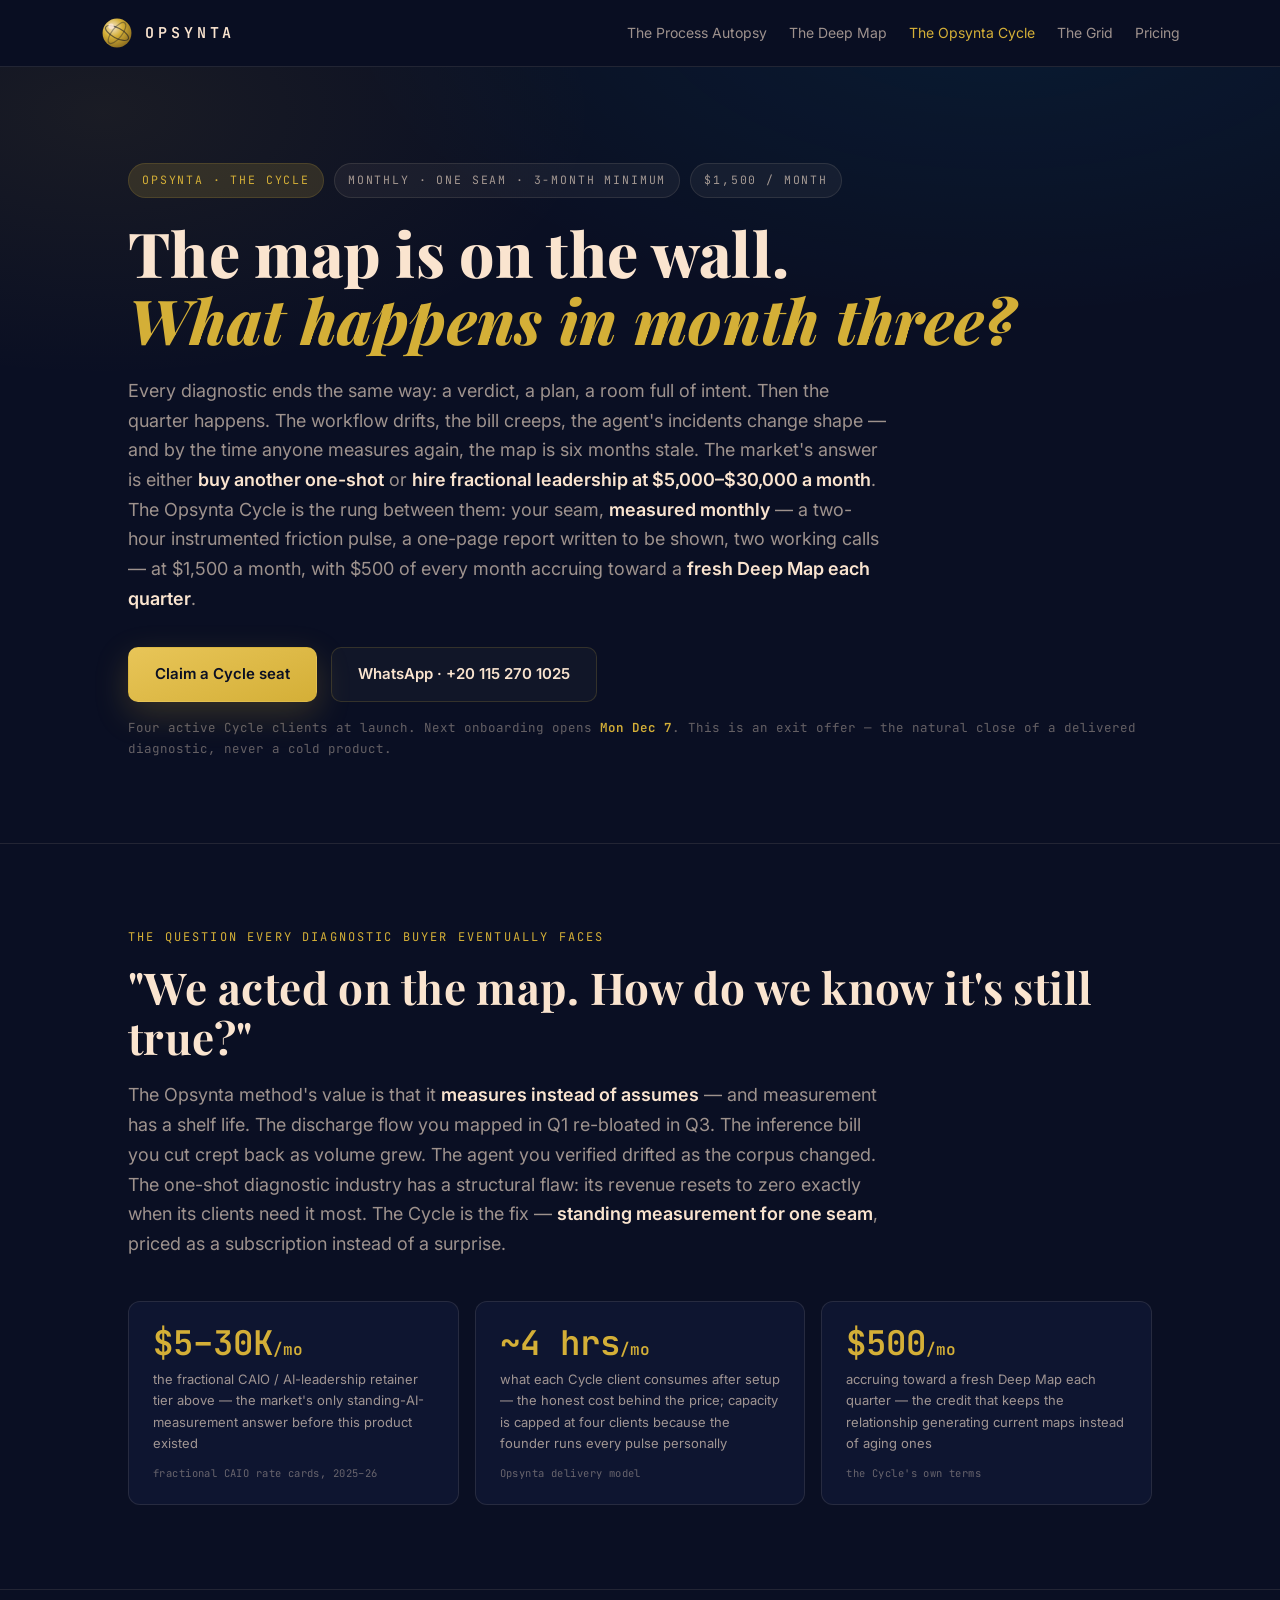
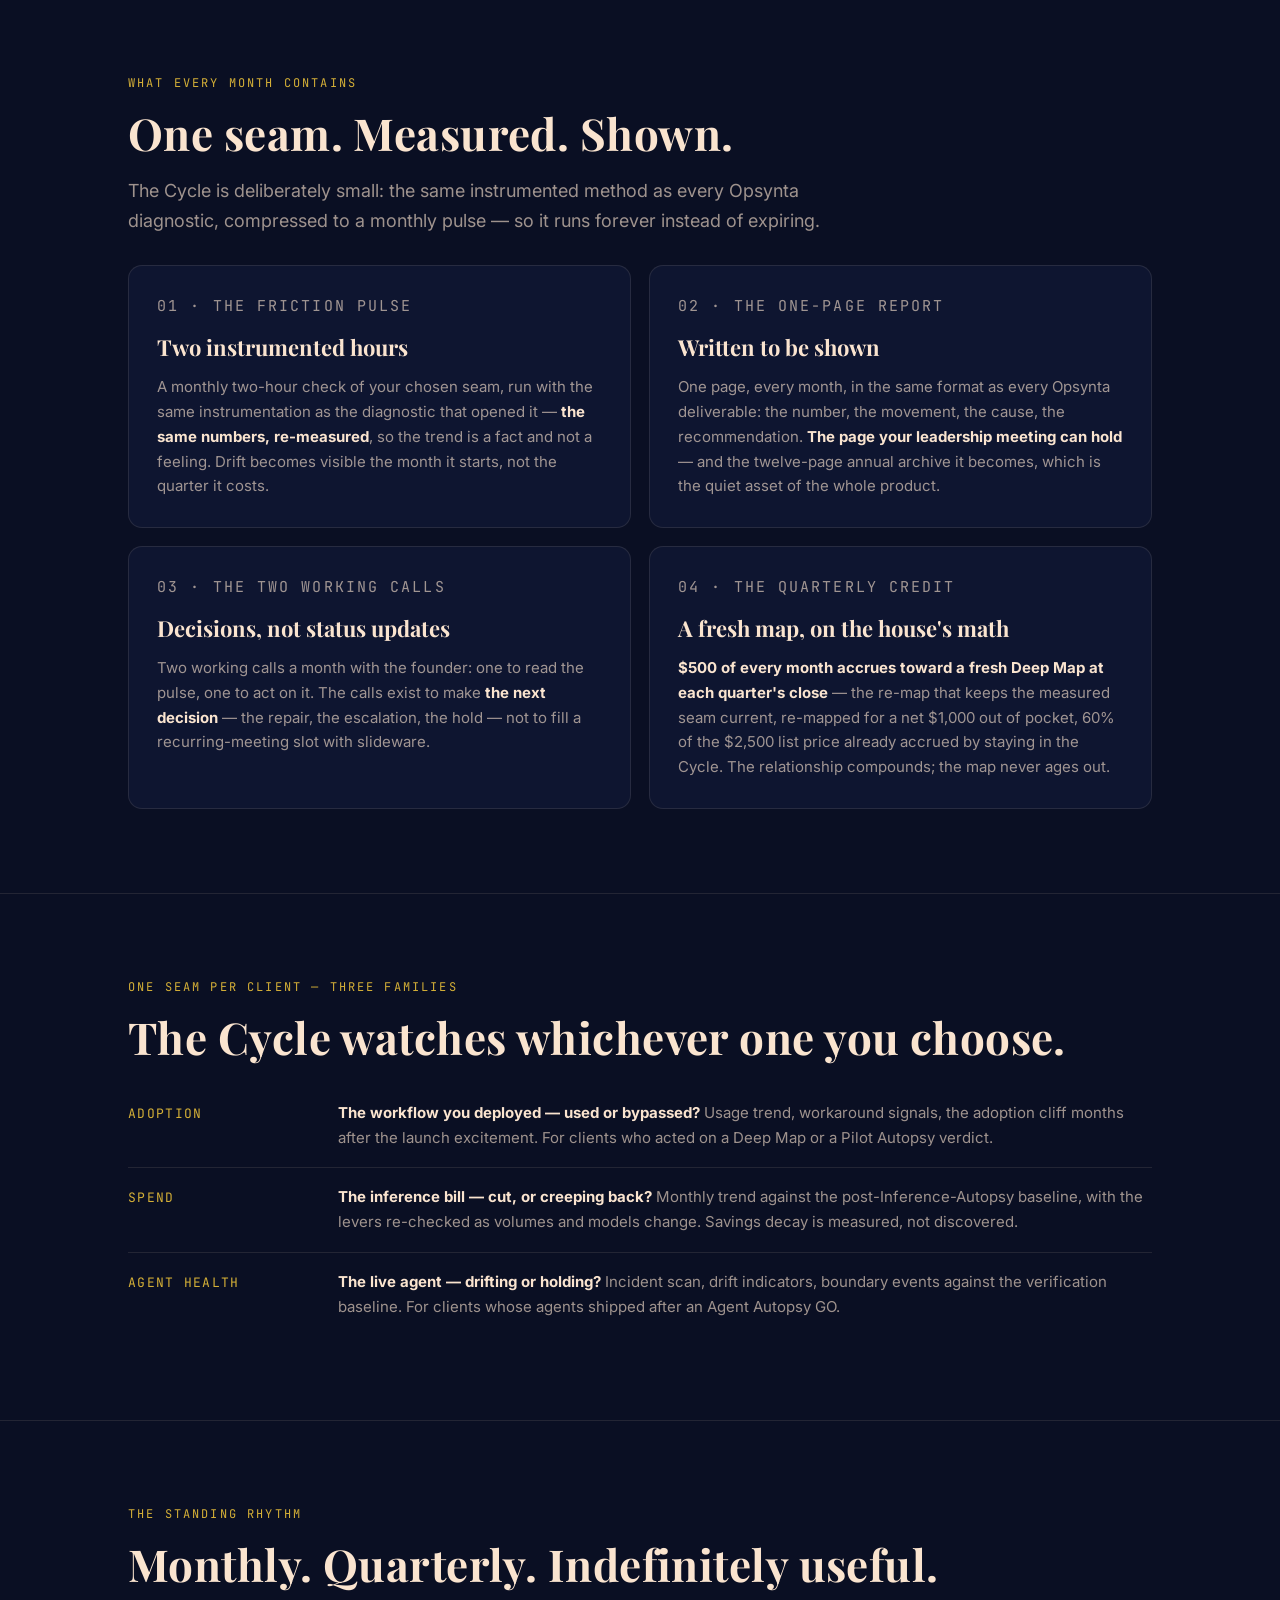
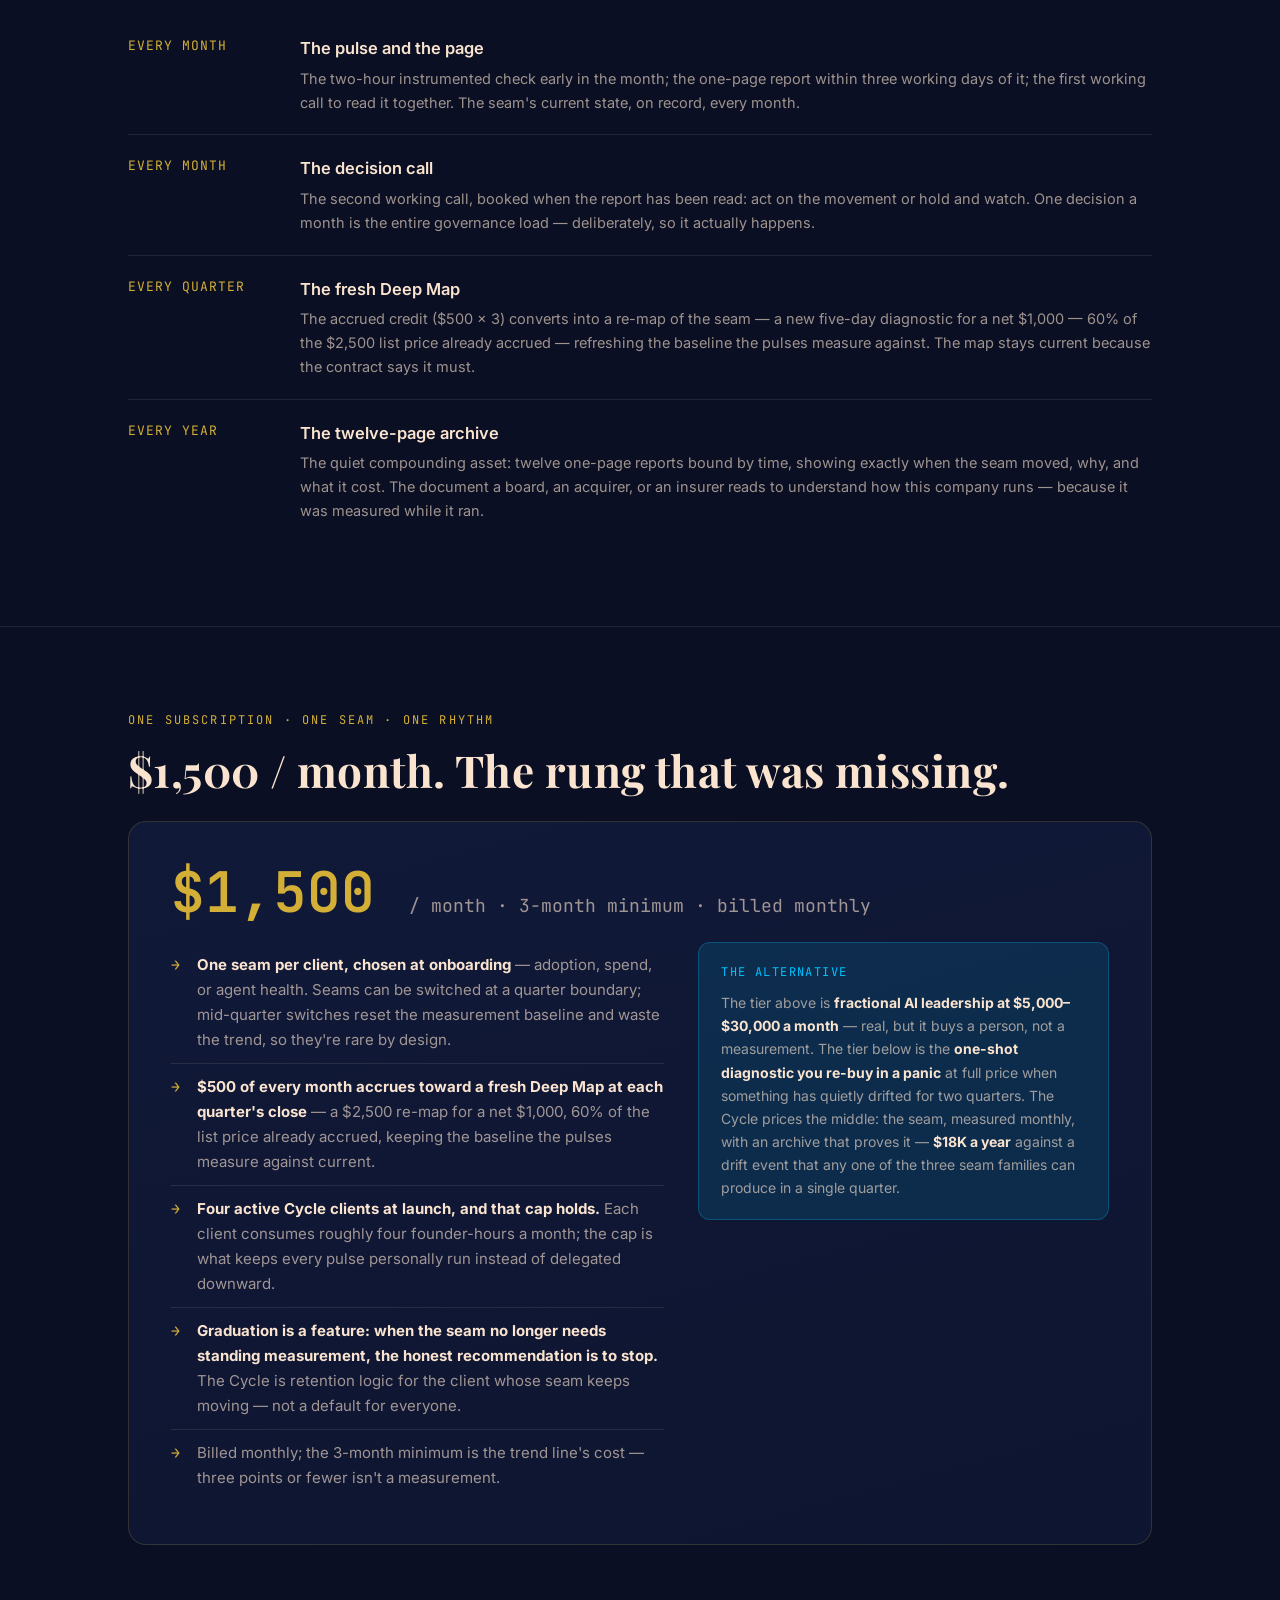
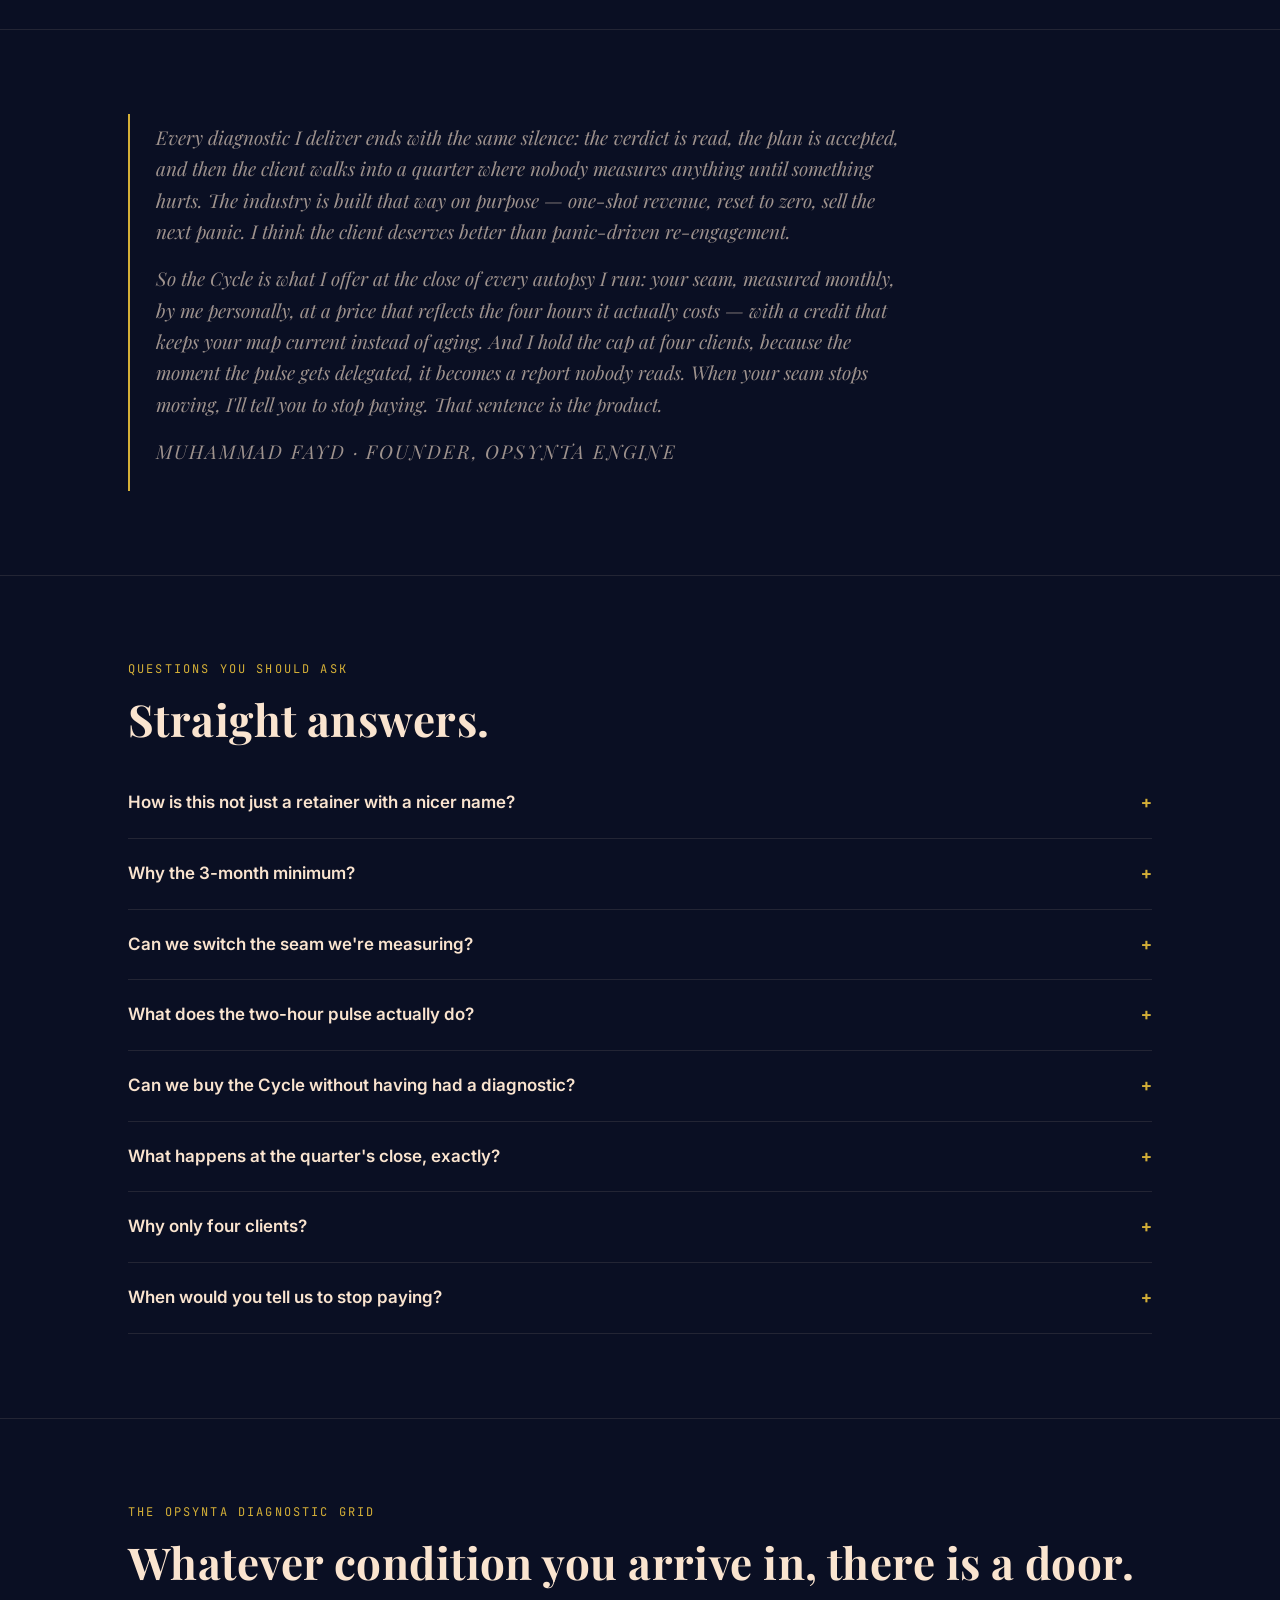
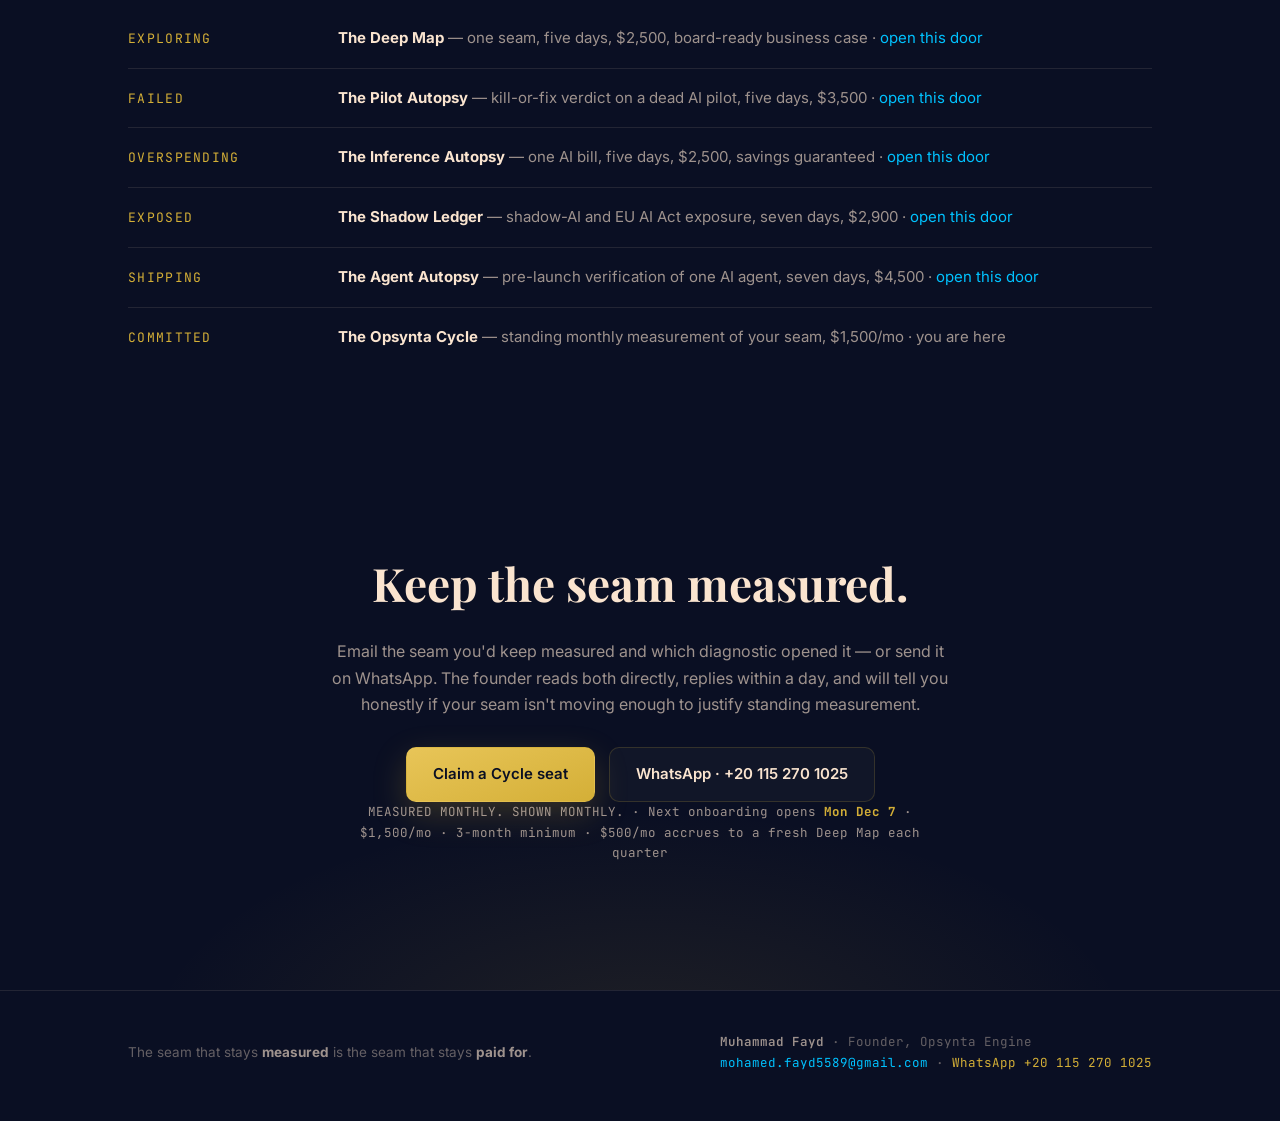
<file: opsynta_cycle.html>
<!DOCTYPE html>
<html lang="en">
<head>
  <meta charset="UTF-8" />
  <meta name="viewport" content="width=device-width, initial-scale=1.0" />
  <title>The Opsynta Cycle — Opsynta Engine</title>
  <meta name="description" content="The map is on the wall. What happens in month three? The Opsynta Cycle is the missing rung between one-shot diagnostics and $5K+/mo fractional leadership: $1,500/month, one measured seam, a monthly friction pulse, a one-page report, two working calls — and a quarterly Deep Map credit." />
  <meta property="og:title" content="The Opsynta Cycle — Opsynta Engine" />
  <meta property="og:description" content="Diagnostics end. The seam keeps moving. $1,500/month, one seam measured monthly: friction pulse, one-page report, two working calls, and $500/month accruing toward a fresh Deep Map every quarter." />
  <meta property="og:type" content="website" />
  <meta property="og:image" content="https://muhammad-fayd.github.io/opsynta-engine-website/assets/og-cycle.png" />
  <meta property="og:image:width" content="1200" />
  <meta property="og:image:height" content="630" />
  <meta property="og:image:alt" content="Opsynta — the six-door Diagnostic Grid, this door highlighted" />
  <meta name="twitter:card" content="summary_large_image" />
  <link rel="preconnect" href="https://fonts.googleapis.com" />
  <link rel="preconnect" href="https://fonts.gstatic.com" crossorigin />
  <link href="https://fonts.googleapis.com/css2?family=Inter:wght@400;500;600;700;800&family=JetBrains+Mono:wght@400;500;600&family=Playfair+Display:ital,wght@0,400;0,500;0,600;0,700;0,800;0,900;1,400;1,600;1,700&display=swap" rel="stylesheet" />
  <link rel="icon" type="image/svg+xml" href="data:image/svg+xml,%3Csvg xmlns='http://www.w3.org/2000/svg' viewBox='0 0 64 64'%3E%3Ccircle cx='32' cy='32' r='28' fill='%230A0F23'/%3E%3Cpath d='M12 38 a20 20 0 1 1 6 14' fill='none' stroke='%23D4AF37' stroke-width='3'/%3E%3Ccircle cx='32' cy='32' r='5' fill='%2300C2FF'/%3E%3C/svg%3E" />
  <style>
    /* ============ DUSK ATLAS — self-contained (no stylesheet dependency) ============ */
    :root {
      --navy: #0A0F23; --panel: #0E1530; --panel-2: #101938;
      --peach: #FAE4CF; --peach-dim: rgba(250,228,207,.62); --peach-faint: rgba(250,228,207,.38);
      --gold: #D4AF37; --gold-dim: rgba(212,175,55,.16); --gold-bright: #E8C558;
      --cyan: #00C2FF; --cyan-dim: rgba(0,194,255,.12);
      --line: rgba(212,175,55,.18); --line-soft: rgba(250,228,207,.10);
      --serif: "Playfair Display", Georgia, serif;
      --sans: "Inter", -apple-system, "Segoe UI", Arial, sans-serif;
      --mono: "JetBrains Mono", "SFMono-Regular", Consolas, monospace;
    }
    * { margin: 0; padding: 0; box-sizing: border-box; }
    html { scroll-behavior: smooth; }
    body { background: var(--navy); color: var(--peach); font-family: var(--sans); font-size: 16px; line-height: 1.65; -webkit-font-smoothing: antialiased; }
    .container { max-width: 1080px; margin: 0 auto; padding: 0 28px; }
    a { color: var(--cyan); text-decoration: none; }
    .mono { font-family: var(--mono); }
    .gold { color: var(--gold); }
    .section { padding: 84px 0; border-top: 1px solid var(--line-soft); }
    .section-tag { font-family: var(--mono); font-size: 12px; letter-spacing: .18em; text-transform: uppercase; color: var(--gold); margin-bottom: 14px; }
    h2.display { font-family: var(--serif); font-weight: 700; font-size: clamp(30px, 4.4vw, 44px); line-height: 1.14; letter-spacing: .01em; margin-bottom: 18px; }
    .lead { color: var(--peach-dim); font-size: 18px; max-width: 760px; }
    .lead strong, .body-copy strong { color: var(--peach); font-weight: 600; }

    /* ---------- header ---------- */
    .dm-header { border-bottom: 1px solid var(--line-soft); background: rgba(10,15,35,.92); position: sticky; top: 0; z-index: 50; backdrop-filter: blur(8px); }
    .dm-header-inner { display: flex; align-items: center; justify-content: space-between; gap: 18px; padding: 16px 0; }
    .logo-chip { display: flex; align-items: center; gap: 11px; }
    .logo-mark { width: 34px; height: 34px; }
    .logo-word { font-family: var(--mono); font-weight: 600; letter-spacing: .26em; font-size: 15px; color: var(--peach); }
    .dm-nav { display: flex; gap: 22px; align-items: center; font-size: 14px; }
    .dm-nav a { color: var(--peach-dim); }
    .dm-nav a:hover { color: var(--peach); }
    .dm-nav a.active { color: var(--gold); }
    @media (max-width: 720px) { .dm-nav { display: none; } }

    /* ---------- hero ---------- */
    .hero { padding: 96px 0 84px; background:
      radial-gradient(1100px 520px at 78% -8%, rgba(0,194,255,.07), transparent 60%),
      radial-gradient(900px 480px at 8% 6%, rgba(212,175,55,.08), transparent 55%); }
    .eyebrow { display: flex; flex-wrap: wrap; gap: 10px; margin-bottom: 22px; }
    .pill { font-family: var(--mono); font-size: 11.5px; letter-spacing: .16em; text-transform: uppercase; color: var(--gold); border: 1px solid var(--gold-dim); background: var(--gold-dim); padding: 7px 13px; border-radius: 999px; }
    .pill-meta { color: var(--peach-dim); border-color: var(--line-soft); background: rgba(250,228,207,.05); }
    h1.hero-title { font-family: var(--serif); font-weight: 800; font-size: clamp(38px, 6vw, 62px); line-height: 1.08; letter-spacing: .005em; margin-bottom: 22px; }
    .hero-title em { font-style: italic; color: var(--gold); }
    .score-line { font-family: var(--mono); font-size: 13px; color: var(--cyan); border-left: 2px solid var(--cyan-dim); padding: 6px 0 6px 14px; margin: 18px 0 4px; display: none; }
    .hero-cta { display: flex; flex-wrap: wrap; gap: 14px; margin: 34px 0 10px; }
    .btn { display: inline-block; font-family: var(--sans); font-weight: 600; font-size: 15px; padding: 14px 26px; border-radius: 10px; border: 1px solid transparent; cursor: pointer; }
    .btn-gold { background: linear-gradient(160deg, var(--gold-bright), var(--gold)); color: #0A0F23; box-shadow: 0 12px 34px rgba(212,175,55,.22); }
    .btn-gold:hover { filter: brightness(1.06); }
    .btn-outline { border-color: var(--line); color: var(--peach); background: rgba(250,228,207,.03); }
    .btn-outline:hover { border-color: var(--gold); }
    .hero-capacity { font-family: var(--mono); font-size: 12.5px; color: var(--peach-faint); margin-top: 16px; }
    .hero-capacity b { color: var(--gold); font-weight: 600; }

    /* ---------- stats band ---------- */
    .stats-band { display: grid; grid-template-columns: repeat(3, 1fr); gap: 16px; margin-top: 42px; }
    .stat-card { background: var(--panel); border: 1px solid var(--line-soft); border-radius: 12px; padding: 22px 24px; }
    .stat-number { font-family: var(--mono); font-size: 34px; font-weight: 600; color: var(--gold); line-height: 1.1; }
    .stat-label { font-size: 13px; color: var(--peach-dim); margin-top: 8px; }
    .stat-src { font-family: var(--mono); font-size: 10.5px; color: var(--peach-faint); margin-top: 10px; letter-spacing: .04em; }
    @media (max-width: 820px) { .stats-band { grid-template-columns: 1fr; } }

    /* ---------- deliverables ---------- */
    .grid-2 { display: grid; grid-template-columns: 1fr 1fr; gap: 18px; }
    @media (max-width: 820px) { .grid-2 { grid-template-columns: 1fr; } }
    .deliv-card { background: var(--panel); border: 1px solid var(--line-soft); border-radius: 14px; padding: 28px; }
    .deliv-num { font-family: var(--mono); font-size: 12px; color: var(--cyan); letter-spacing: .14em; margin-bottom: 10px; }
    .deliv-card h3 { font-family: var(--serif); font-size: 22px; font-weight: 700; margin-bottom: 10px; }
    .deliv-card p { color: var(--peach-dim); font-size: 15px; }
    .deliv-card p strong { color: var(--peach); }

    /* ---------- rhythm ---------- */
    .day-row { display: grid; grid-template-columns: 150px 1fr; gap: 22px; padding: 20px 0; border-bottom: 1px solid var(--line-soft); }
    .day-row:last-child { border-bottom: none; }
    .day-tag { font-family: var(--mono); color: var(--gold); font-size: 13px; letter-spacing: .08em; }
    .day-body h4 { font-size: 16.5px; font-weight: 600; color: var(--peach); }
    .day-body p { color: var(--peach-dim); font-size: 14.5px; margin-top: 4px; }
    @media (max-width: 640px) { .day-row { grid-template-columns: 1fr; gap: 6px; } }

    /* ---------- pricing ---------- */
    .price-panel { background: linear-gradient(165deg, var(--panel-2), var(--panel)); border: 1px solid var(--line); border-radius: 18px; padding: 42px; margin-top: 26px; }
    .price-figure { font-family: var(--mono); font-size: 56px; font-weight: 600; color: var(--gold); line-height: 1; }
    .price-figure span { font-size: 18px; color: var(--peach-dim); font-weight: 400; }
    .price-cols { display: grid; grid-template-columns: 1.2fr 1fr; gap: 34px; margin-top: 22px; }
    @media (max-width: 820px) { .price-cols { grid-template-columns: 1fr; } .price-panel { padding: 30px 24px; } }
    .price-notes { list-style: none; }
    .price-notes li { padding: 11px 0 11px 26px; position: relative; color: var(--peach-dim); font-size: 15px; border-bottom: 1px solid var(--line-soft); }
    .price-notes li:last-child { border-bottom: none; }
    .price-notes li::before { content: "→"; position: absolute; left: 0; color: var(--gold); font-family: var(--mono); }
    .price-notes li strong { color: var(--peach); }
    .price-anchor { background: var(--cyan-dim); border: 1px solid rgba(0,194,255,.25); border-radius: 12px; padding: 20px 22px; font-size: 14px; color: var(--peach-dim); align-self: start; }
    .price-anchor .mono { color: var(--cyan); font-size: 12px; letter-spacing: .12em; text-transform: uppercase; display: block; margin-bottom: 8px; }
    .price-anchor strong { color: var(--peach); }

    /* ---------- seams ---------- */
    .vert-row { display: grid; grid-template-columns: 190px 1fr; gap: 20px; padding: 17px 0; border-bottom: 1px solid var(--line-soft); align-items: baseline; }
    .vert-row:last-child { border-bottom: none; }
    .vert-name { font-family: var(--mono); font-size: 13px; color: var(--gold); letter-spacing: .1em; text-transform: uppercase; }
    .vert-seam { color: var(--peach-dim); font-size: 15px; }
    .vert-seam strong { color: var(--peach); }
    @media (max-width: 640px) { .vert-row { grid-template-columns: 1fr; gap: 4px; } }

    /* ---------- founder ---------- */
    .founder-note { max-width: 780px; border-left: 2px solid var(--gold); padding: 8px 0 8px 26px; }
    .founder-note p { font-family: var(--serif); font-style: italic; font-size: 19px; color: var(--peach-dim); margin-bottom: 16px; }
    .founder-sig { font-family: var(--mono); font-size: 13px; color: var(--gold); letter-spacing: .1em; }

    /* ---------- FAQ ---------- */
    .faq-item { border-bottom: 1px solid var(--line-soft); }
    .faq-item summary { cursor: pointer; padding: 20px 0; font-size: 17px; font-weight: 600; color: var(--peach); list-style: none; display: flex; justify-content: space-between; gap: 18px; }
    .faq-item summary::after { content: "+"; font-family: var(--mono); color: var(--gold); font-size: 18px; }
    .faq-item[open] summary::after { content: "–"; }
    .faq-item .faq-a { padding: 0 0 22px; color: var(--peach-dim); font-size: 15px; max-width: 820px; }
    .faq-item .faq-a strong { color: var(--peach); }

    /* ---------- final CTA ---------- */
    .final-cta { text-align: center; padding: 96px 0; background:
      radial-gradient(760px 360px at 50% 110%, rgba(212,175,55,.10), transparent 65%); }
    .final-cta h2 { font-family: var(--serif); font-size: clamp(30px, 4.6vw, 46px); font-weight: 700; margin-bottom: 16px; }
    .final-cta p { color: var(--peach-dim); max-width: 620px; margin: 0 auto 30px; }
    .cta-row { display: flex; flex-wrap: wrap; gap: 14px; justify-content: center; }
    .slot-line { font-family: var(--mono); font-size: 12.5px; color: var(--peach-faint); margin-top: 22px; }
    .slot-line b { color: var(--gold); }

    /* ---------- footer ---------- */
    .dm-footer { border-top: 1px solid var(--line-soft); padding: 40px 0 48px; }
    .dm-footer .container { display: flex; flex-wrap: wrap; gap: 26px; justify-content: space-between; align-items: center; }
    .footer-slogan { font-size: 13.5px; color: var(--peach-faint); }
    .footer-slogan strong { color: var(--peach-dim); }
    .sig-name { font-family: var(--mono); font-size: 12.5px; line-height: 1.7; color: var(--peach-faint); }
    .sig-name .peach-strong { color: var(--peach-dim); font-weight: 600; }
    .sig-name a { color: var(--cyan); }
    .sig-name .gold-tel { color: var(--gold); }
  </style>
</head>
<body>

  <!-- ============ HEADER ============ -->
  <header class="dm-header">
    <div class="container dm-header-inner">
      <a class="logo-chip" href="index.html" aria-label="Opsynta Engine home">
        <svg class="logo-mark" viewBox="0 0 40 40" role="img" aria-hidden="true">
          <defs>
            <radialGradient id="sphereGradCY" cx="35%" cy="30%" r="75%">
              <stop offset="0%" stop-color="#F5E6C8"/>
              <stop offset="45%" stop-color="#D4AF37"/>
              <stop offset="100%" stop-color="#8C6D1F"/>
            </radialGradient>
          </defs>
          <circle cx="20" cy="20" r="17" fill="url(#sphereGradCY)"/>
          <ellipse cx="20" cy="20" rx="15" ry="6" fill="none" stroke="#0A0F23" stroke-width="1.4" transform="rotate(28 20 20)" opacity="0.55"/>
          <ellipse cx="20" cy="20" rx="15" ry="6" fill="none" stroke="#0A0F23" stroke-width="1.4" transform="rotate(-52 20 20)" opacity="0.35"/>
          <circle cx="13" cy="12" r="3.2" fill="#FAE4CF" opacity="0.9"/>
        </svg>
        <span class="logo-word">OPSYNTA</span>
      </a>
      <nav class="dm-nav" aria-label="Opsynta Cycle">
        <a href="autopsy.html">The Process Autopsy</a>
        <a href="deepmap.html">The Deep Map</a>
        <a href="opsynta_cycle.html" class="active">The Opsynta Cycle</a>
        <a href="opsynta_cycle.html#grid">The Grid</a>
        <a href="index.html#pricing">Pricing</a>
      </nav>
    </div>
  </header>

  <main>

    <!-- ============ HERO ============ -->
    <section class="hero">
      <div class="container">
        <p class="eyebrow">
          <span class="pill">Opsynta · The Cycle</span>
          <span class="pill pill-meta">monthly · one seam · 3-month minimum</span>
          <span class="pill pill-meta">$1,500 / month</span>
        </p>
        <h1 class="hero-title">The map is on the wall.<br /><em>What happens in month three?</em></h1>
        <p class="lead">Every diagnostic ends the same way: a verdict, a plan, a room full of intent. Then the quarter happens. The workflow drifts, the bill creeps, the agent's incidents change shape — and by the time anyone measures again, the map is six months stale. The market's answer is either <strong>buy another one-shot</strong> or <strong>hire fractional leadership at $5,000–$30,000 a month</strong>. The Opsynta Cycle is the rung between them: your seam, <strong>measured monthly</strong> — a two-hour instrumented friction pulse, a one-page report written to be shown, two working calls — at $1,500 a month, with $500 of every month accruing toward a <strong>fresh Deep Map each quarter</strong>.</p>
        <p class="score-line mono" id="scoreLine"></p>
        <div class="hero-cta">
          <a class="btn btn-gold" href="mailto:mohamed.fayd5589@gmail.com?subject=Opsynta%20Cycle%20%E2%80%94%20standing%20measurement&body=Hi%20Muhammad%2C%0A%0AAbout%20the%20Cycle%3A%0A%0ACompany%3A%0AThe%20seam%20we%27d%20keep%20measured%3A%0AWhich%20diagnostic%20we%20had%20delivered%20%28and%20when%29%3A%0A%0A%E2%80%94%20%5Bname%5D">Claim a Cycle seat</a>
          <a class="btn btn-outline" href="https://wa.me/201152701025" target="_blank" rel="noopener">WhatsApp · +20 115 270 1025</a>
        </div>
        <p class="hero-capacity">Four active Cycle clients at launch. Next onboarding opens <b id="nextSlot">Monday</b>. This is an exit offer — the natural close of a delivered diagnostic, never a cold product.</p>
      </div>
    </section>

    <!-- ============ THE QUESTION ============ -->
    <section class="section" id="question">
      <div class="container">
        <p class="section-tag">The question every diagnostic buyer eventually faces</p>
        <h2 class="display">"We acted on the map. How do we know it's still true?"</h2>
        <p class="lead body-copy" style="margin-bottom: 8px;">The Opsynta method's value is that it <strong>measures instead of assumes</strong> — and measurement has a shelf life. The discharge flow you mapped in Q1 re-bloated in Q3. The inference bill you cut crept back as volume grew. The agent you verified drifted as the corpus changed. The one-shot diagnostic industry has a structural flaw: its revenue resets to zero exactly when its clients need it most. The Cycle is the fix — <strong>standing measurement for one seam</strong>, priced as a subscription instead of a surprise.</p>
        <div class="stats-band">
          <div class="stat-card">
            <p class="stat-number">$5–30K<span style="font-size:16px;">/mo</span></p>
            <p class="stat-label">the fractional CAIO / AI-leadership retainer tier above — the market's only standing-AI-measurement answer before this product existed</p>
            <p class="stat-src">fractional CAIO rate cards, 2025–26</p>
          </div>
          <div class="stat-card">
            <p class="stat-number">~4 hrs<span style="font-size:16px;">/mo</span></p>
            <p class="stat-label">what each Cycle client consumes after setup — the honest cost behind the price; capacity is capped at four clients because the founder runs every pulse personally</p>
            <p class="stat-src">Opsynta delivery model</p>
          </div>
          <div class="stat-card">
            <p class="stat-number">$500<span style="font-size:16px;">/mo</span></p>
            <p class="stat-label">accruing toward a fresh Deep Map each quarter — the credit that keeps the relationship generating current maps instead of aging ones</p>
            <p class="stat-src">the Cycle's own terms</p>
          </div>
        </div>
      </div>
    </section>

    <!-- ============ WHAT'S IN A MONTH ============ -->
    <section class="section" id="deliverables">
      <div class="container">
        <p class="section-tag">What every month contains</p>
        <h2 class="display">One seam. Measured. Shown.</h2>
        <p class="lead body-copy" style="margin-bottom: 30px;">The Cycle is deliberately small: the same instrumented method as every Opsynta diagnostic, compressed to a monthly pulse — so it runs forever instead of expiring.</p>
        <div class="grid-2">
          <div class="deliv-card">
            <p class="deliv-num">01 · THE FRICTION PULSE</p>
            <h3>Two instrumented hours</h3>
            <p>A monthly two-hour check of your chosen seam, run with the same instrumentation as the diagnostic that opened it — <strong>the same numbers, re-measured</strong>, so the trend is a fact and not a feeling. Drift becomes visible the month it starts, not the quarter it costs.</p>
          </div>
          <div class="deliv-card">
            <p class="deliv-num">02 · THE ONE-PAGE REPORT</p>
            <h3>Written to be shown</h3>
            <p>One page, every month, in the same format as every Opsynta deliverable: the number, the movement, the cause, the recommendation. <strong>The page your leadership meeting can hold</strong> — and the twelve-page annual archive it becomes, which is the quiet asset of the whole product.</p>
          </div>
          <div class="deliv-card">
            <p class="deliv-num">03 · THE TWO WORKING CALLS</p>
            <h3>Decisions, not status updates</h3>
            <p>Two working calls a month with the founder: one to read the pulse, one to act on it. The calls exist to make <strong>the next decision</strong> — the repair, the escalation, the hold — not to fill a recurring-meeting slot with slideware.</p>
          </div>
          <div class="deliv-card">
            <p class="deliv-num">04 · THE QUARTERLY CREDIT</p>
            <h3>A fresh map, on the house's math</h3>
            <p><strong>$500 of every month accrues toward a fresh Deep Map at each quarter's close</strong> — the re-map that keeps the measured seam current, re-mapped for a net $1,000 out of pocket, 60% of the $2,500 list price already accrued by staying in the Cycle. The relationship compounds; the map never ages out.</p>
          </div>
        </div>
      </div>
    </section>

    <!-- ============ THREE SEAMS ============ -->
    <section class="section" id="seams">
      <div class="container">
        <p class="section-tag">One seam per client — three families</p>
        <h2 class="display">The Cycle watches whichever one you choose.</h2>
        <div style="margin-top: 22px;">
          <div class="vert-row">
            <p class="vert-name">Adoption</p>
            <p class="vert-seam"><strong>The workflow you deployed — used or bypassed?</strong> Usage trend, workaround signals, the adoption cliff months after the launch excitement. For clients who acted on a Deep Map or a Pilot Autopsy verdict.</p>
          </div>
          <div class="vert-row">
            <p class="vert-name">Spend</p>
            <p class="vert-seam"><strong>The inference bill — cut, or creeping back?</strong> Monthly trend against the post-Inference-Autopsy baseline, with the levers re-checked as volumes and models change. Savings decay is measured, not discovered.</p>
          </div>
          <div class="vert-row">
            <p class="vert-name">Agent health</p>
            <p class="vert-seam"><strong>The live agent — drifting or holding?</strong> Incident scan, drift indicators, boundary events against the verification baseline. For clients whose agents shipped after an Agent Autopsy GO.</p>
          </div>
        </div>
      </div>
    </section>

    <!-- ============ THE RHYTHM ============ -->
    <section class="section" id="rhythm">
      <div class="container">
        <p class="section-tag">The standing rhythm</p>
        <h2 class="display">Monthly. Quarterly. Indefinitely useful.</h2>
        <div style="margin-top: 26px;">
          <div class="day-row">
            <p class="day-tag">EVERY MONTH</p>
            <div class="day-body">
              <h4>The pulse and the page</h4>
              <p>The two-hour instrumented check early in the month; the one-page report within three working days of it; the first working call to read it together. The seam's current state, on record, every month.</p>
            </div>
          </div>
          <div class="day-row">
            <p class="day-tag">EVERY MONTH</p>
            <div class="day-body">
              <h4>The decision call</h4>
              <p>The second working call, booked when the report has been read: act on the movement or hold and watch. One decision a month is the entire governance load — deliberately, so it actually happens.</p>
            </div>
          </div>
          <div class="day-row">
            <p class="day-tag">EVERY QUARTER</p>
            <div class="day-body">
              <h4>The fresh Deep Map</h4>
              <p>The accrued credit ($500 × 3) converts into a re-map of the seam — a new five-day diagnostic for a net $1,000 — 60% of the $2,500 list price already accrued — refreshing the baseline the pulses measure against. The map stays current because the contract says it must.</p>
            </div>
          </div>
          <div class="day-row">
            <p class="day-tag">EVERY YEAR</p>
            <div class="day-body">
              <h4>The twelve-page archive</h4>
              <p>The quiet compounding asset: twelve one-page reports bound by time, showing exactly when the seam moved, why, and what it cost. The document a board, an acquirer, or an insurer reads to understand how this company runs — because it was measured while it ran.</p>
            </div>
          </div>
        </div>
      </div>
    </section>

    <!-- ============ PRICING ============ -->
    <section class="section" id="price">
      <div class="container">
        <p class="section-tag">One subscription · one seam · one rhythm</p>
        <h2 class="display">$1,500 / month. The rung that was missing.</h2>
        <div class="price-panel">
          <p class="price-figure">$1,500 <span>/ month · 3-month minimum · billed monthly</span></p>
          <div class="price-cols">
            <ul class="price-notes">
              <li><strong>One seam per client, chosen at onboarding</strong> — adoption, spend, or agent health. Seams can be switched at a quarter boundary; mid-quarter switches reset the measurement baseline and waste the trend, so they're rare by design.</li>
              <li><strong>$500 of every month accrues toward a fresh Deep Map at each quarter's close</strong> — a $2,500 re-map for a net $1,000, 60% of the list price already accrued, keeping the baseline the pulses measure against current.</li>
              <li><strong>Four active Cycle clients at launch, and that cap holds.</strong> Each client consumes roughly four founder-hours a month; the cap is what keeps every pulse personally run instead of delegated downward.</li>
              <li><strong>Graduation is a feature: when the seam no longer needs standing measurement, the honest recommendation is to stop.</strong> The Cycle is retention logic for the client whose seam keeps moving — not a default for everyone.</li>
              <li>Billed monthly; the 3-month minimum is the trend line's cost — three points or fewer isn't a measurement.</li>
            </ul>
            <aside class="price-anchor">
              <span class="mono">The alternative</span>
              The tier above is <strong>fractional AI leadership at $5,000–$30,000 a month</strong> — real, but it buys a person, not a measurement. The tier below is the <strong>one-shot diagnostic you re-buy in a panic</strong> at full price when something has quietly drifted for two quarters. The Cycle prices the middle: the seam, measured monthly, with an archive that proves it — <strong>$18K a year</strong> against a drift event that any one of the three seam families can produce in a single quarter.
            </aside>
          </div>
        </div>
      </div>
    </section>

    <!-- ============ FOUNDER NOTE ============ -->
    <section class="section" id="founder">
      <div class="container">
        <div class="founder-note">
          <p>Every diagnostic I deliver ends with the same silence: the verdict is read, the plan is accepted, and then the client walks into a quarter where nobody measures anything until something hurts. The industry is built that way on purpose — one-shot revenue, reset to zero, sell the next panic. I think the client deserves better than panic-driven re-engagement.</p>
          <p>So the Cycle is what I offer at the close of every autopsy I run: your seam, measured monthly, by me personally, at a price that reflects the four hours it actually costs — with a credit that keeps your map current instead of aging. And I hold the cap at four clients, because the moment the pulse gets delegated, it becomes a report nobody reads. When your seam stops moving, I'll tell you to stop paying. That sentence is the product.</p>
          <p class="founder-sig">MUHAMMAD FAYD · FOUNDER, OPSYNTA ENGINE</p>
        </div>
      </div>
    </section>

    <!-- ============ FAQ ============ -->
    <section class="section" id="faq">
      <div class="container">
        <p class="section-tag">Questions you should ask</p>
        <h2 class="display">Straight answers.</h2>
        <div style="margin-top: 24px;">
          <details class="faq-item">
            <summary>How is this not just a retainer with a nicer name?</summary>
            <p class="faq-a">A retainer buys <strong>availability</strong>; the Cycle buys <strong>measurement with artifacts</strong>. Every month produces a numbered page — the seam's state, its movement, its cause — and every quarter produces a refreshed baseline. If a month produced no page, you wouldn't be paying for the thing you bought. The distinction is enforceable by you, which is the only kind of distinction worth paying for.</p>
          </details>
          <details class="faq-item">
            <summary>Why the 3-month minimum?</summary>
            <p class="faq-a">Because <strong>two data points is an anecdote and three is a trend line</strong> — the minimum is the cost of the line, not a lock-in trick. The whole product's value is watching the seam move over time; canceling inside the first quarter means paying for a measurement that never had time to become one. After the third month, you can stop at any month boundary, and the accrued credit converts at the quarter you leave.</p>
          </details>
          <details class="faq-item">
            <summary>Can we switch the seam we're measuring?</summary>
            <p class="faq-a">At quarter boundaries, cleanly — the new seam starts a fresh baseline with the next Deep Map credit. Mid-quarter switches are technically possible and almost always a mistake: <strong>they reset the trend and waste the two points you've paid for</strong>, so I'll advise against them unless the old seam genuinely died. The discipline of one seam is part of what you're buying.</p>
          </details>
          <details class="faq-item">
            <summary>What does the two-hour pulse actually do?</summary>
            <p class="faq-a">The same instrumentation as the diagnostic that opened the seam, compressed: pull the seam's operating numbers (adoption metrics, spend trend, or agent incidents), compare against the baseline and last month's point, and run one focused observation of the seam itself. Two hours sounds small because <strong>the method is instrumented, not exploratory</strong> — the diagnostic did the discovering; the pulse re-measures what was already mapped.</p>
          </details>
          <details class="faq-item">
            <summary>Can we buy the Cycle without having had a diagnostic?</summary>
            <p class="faq-a">Not through this page's buttons — and the honest reason is structural: the Cycle measures <strong>against a baseline</strong>, and without a delivered diagnostic there's no baseline, just two hours a month of unmoored observation. If you've had an equivalent instrumented diagnostic elsewhere, write to me directly and we'll talk about whether it converts. Everyone else's path in is a door on the grid — <a href="#grid">pick the one that matches your condition</a>. The next onboarding opens <strong id="faqSlot">Monday</strong>; after that, the following week or the four-seat waitlist.</p>
          </details>
          <details class="faq-item">
            <summary>What happens at the quarter's close, exactly?</summary>
            <p class="faq-a">The accrued $1,500 credit converts into a <strong>fresh Deep Map of the seam — five working days, the full method, for a net $1,000 (60% of the $2,500 list price already accrued)</strong>. You choose whether to run it immediately or bank it for one quarter. The re-map is what keeps the monthly pulses honest: they measure movement, but the map is what tells you the movement is real and not instrumentation drift.</p>
          </details>
          <details class="faq-item">
            <summary>Why only four clients?</summary>
            <p class="faq-a">Arithmetic, honestly: four clients at roughly four founder-hours a month is sixteen hours — <strong>alongside the two-per-week diagnostic capacity, that's the whole calendar</strong>. The cap rises only with delegation, and delegation is exactly what would hollow the product out: the value of the pulse is that the same person who read the map re-reads the seam. The waitlist exists; the cap doesn't move for revenue.</p>
          </details>
          <details class="faq-item">
            <summary>When would you tell us to stop paying?</summary>
            <p class="faq-a">When the seam stops moving: the workflow's adoption has stabilized above target, or the bill's baseline holds for consecutive quarters, or the agent's drift indicators have been flat for two re-maps. Standing measurement on a stable seam is <strong>insurance against a risk that has retired</strong> — at that point the honest close is graduation, not renewal, and the twelve-page archive is what you keep. I'd rather be re-hired for the next seam than retained for a dead one.</p>
          </details>
        </div>
      </div>
    </section>

    <!-- ============ DIAGNOSTIC GRID ============ -->
    <section class="section" id="grid">
      <div class="container">
        <p class="section-tag">The Opsynta diagnostic grid</p>
        <h2 class="display">Whatever condition you arrive in, there is a door.</h2>
        <div style="margin-top: 22px;">
          <div class="vert-row">
            <p class="vert-name">Exploring</p>
            <p class="vert-seam"><strong>The Deep Map</strong> — one seam, five days, $2,500, board-ready business case · <a href="deepmap.html">open this door</a></p>
          </div>
          <div class="vert-row">
            <p class="vert-name">Failed</p>
            <p class="vert-seam"><strong>The Pilot Autopsy</strong> — kill-or-fix verdict on a dead AI pilot, five days, $3,500 · <a href="pilot_autopsy.html">open this door</a></p>
          </div>
          <div class="vert-row">
            <p class="vert-name">Overspending</p>
            <p class="vert-seam"><strong>The Inference Autopsy</strong> — one AI bill, five days, $2,500, savings guaranteed · <a href="inference_autopsy.html">open this door</a></p>
          </div>
          <div class="vert-row">
            <p class="vert-name">Exposed</p>
            <p class="vert-seam"><strong>The Shadow Ledger</strong> — shadow-AI and EU AI Act exposure, seven days, $2,900 · <a href="shadow_ledger.html">open this door</a></p>
          </div>
          <div class="vert-row">
            <p class="vert-name">Shipping</p>
            <p class="vert-seam"><strong>The Agent Autopsy</strong> — pre-launch verification of one AI agent, seven days, $4,500 · <a href="agent_autopsy.html">open this door</a></p>
          </div>
          <div class="vert-row">
            <p class="vert-name">Committed</p>
            <p class="vert-seam"><strong>The Opsynta Cycle</strong> — standing monthly measurement of your seam, $1,500/mo · you are here</p>
          </div>
        </div>
      </div>
    </section>

    <!-- ============ FINAL CTA ============ -->
    <section class="final-cta" id="book">
      <div class="container">
        <h2>Keep the seam measured.</h2>
        <p>Email the seam you'd keep measured and which diagnostic opened it — or send it on WhatsApp. The founder reads both directly, replies within a day, and will tell you honestly if your seam isn't moving enough to justify standing measurement.</p>
        <div class="cta-row">
          <a class="btn btn-gold" href="mailto:mohamed.fayd5589@gmail.com?subject=Opsynta%20Cycle%20%E2%80%94%20standing%20measurement&body=Hi%20Muhammad%2C%0A%0AAbout%20the%20Cycle%3A%0A%0ACompany%3A%0AThe%20seam%20we%27d%20keep%20measured%3A%0AWhich%20diagnostic%20we%20had%20delivered%20%28and%20when%29%3A%0A%0A%E2%80%94%20%5Bname%5D">Claim a Cycle seat</a>
          <a class="btn btn-outline" href="https://wa.me/201152701025" target="_blank" rel="noopener">WhatsApp · +20 115 270 1025</a>
        </div>
        <p class="slot-line">MEASURED MONTHLY. SHOWN MONTHLY. · Next onboarding opens <b id="slotLine">Monday</b> · $1,500/mo · 3-month minimum · $500/mo accrues to a fresh Deep Map each quarter</p>
      </div>
    </section>

  </main>

  <!-- ============ FOOTER ============ -->
  <footer class="dm-footer">
    <div class="container">
      <p class="footer-slogan">The seam that stays <strong>measured</strong> is the seam that stays <strong>paid for</strong>.</p>
      <div class="sig-name">
        <p><span class="peach-strong">Muhammad Fayd</span> · Founder, Opsynta Engine</p>
        <p><a href="mailto:mohamed.fayd5589@gmail.com">mohamed.fayd5589@gmail.com</a> · <a class="gold-tel" href="https://wa.me/201152701025" target="_blank" rel="noopener">WhatsApp +20 115 270 1025</a></p>
      </div>
    </div>
  </footer>

  <script src="js/utm.js"></script>
  <script>
    // ---- personalization: forwarded from readout links / DM follow-ups ----
    (function () {
      var q = {};
      try {
        window.location.search.slice(1).split('&').forEach(function (pair) {
          if (!pair) return;
          var kv = pair.split('='); q[kv[0]] = decodeURIComponent((kv[1] || '').replace(/\+/g, ' '));
        });
      } catch (e) {}
      var el = document.getElementById('scoreLine');
      if (el && (q.seam || q.last)) {
        var line = 'YOUR SEAM: ';
        if (q.seam) line += q.seam;
        if (q.last) line += (q.seam ? ' · ' : '') + 'last mapped ' + q.last;
        line += ' — keep it measured.';
        el.textContent = line;
        el.style.display = 'block';
      }
    })();

    // ---- next onboarding: the coming Monday (4 seats, monthly cadence) ----
    (function () {
      function fmt(d) {
        var months = ['Jan','Feb','Mar','Apr','May','Jun','Jul','Aug','Sep','Oct','Nov','Dec'];
        return 'Mon ' + months[d.getMonth()] + ' ' + d.getDate();
      }
      var now = new Date();
      var day = now.getDay(); // 0 Sun ... 6 Sat
      var add = (day === 1 && now.getHours() < 12) ? 0 : ((8 - day) % 7 || 7);
      var next = new Date(now.getTime() + add * 86400000);
      var label = fmt(next);
      ['nextSlot', 'faqSlot', 'slotLine'].forEach(function (id) {
        var el = document.getElementById(id);
        if (el) el.textContent = label;
      });
    })();
  </script>
</body>
</html>
</file>
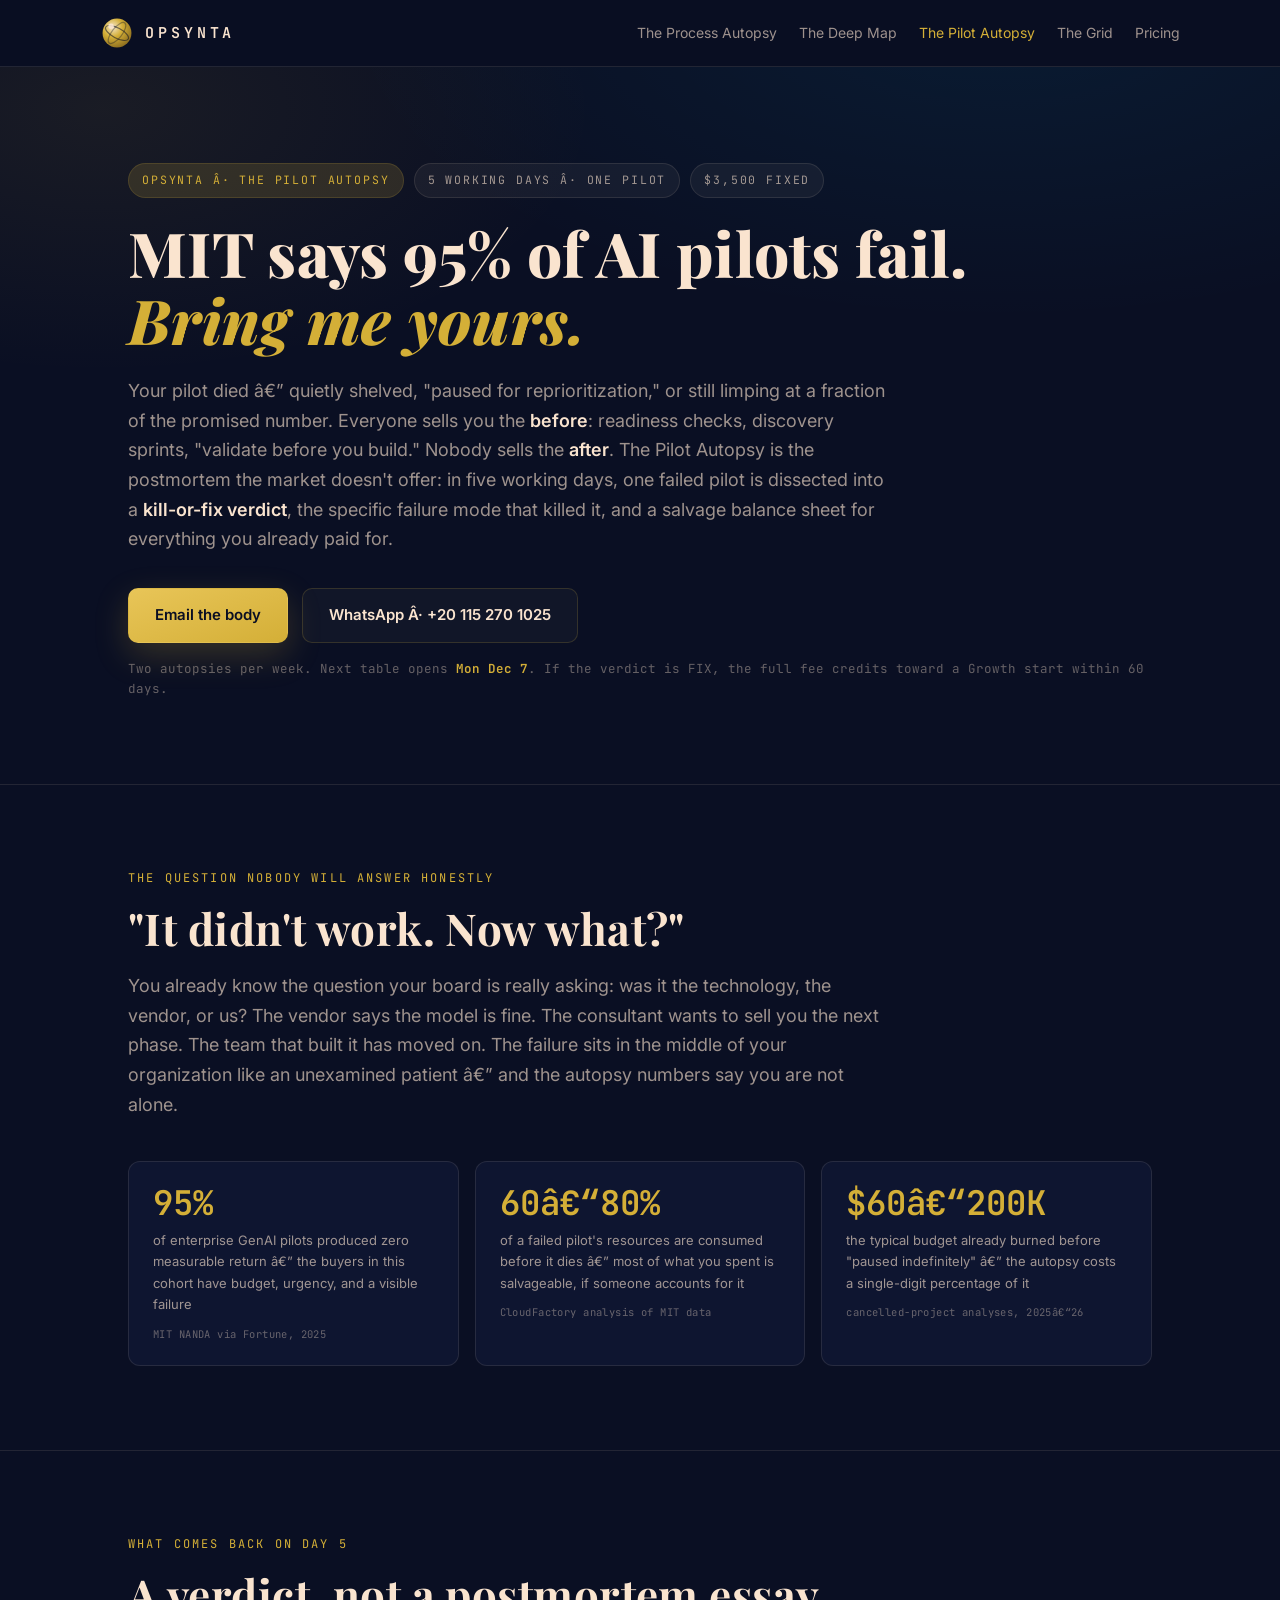
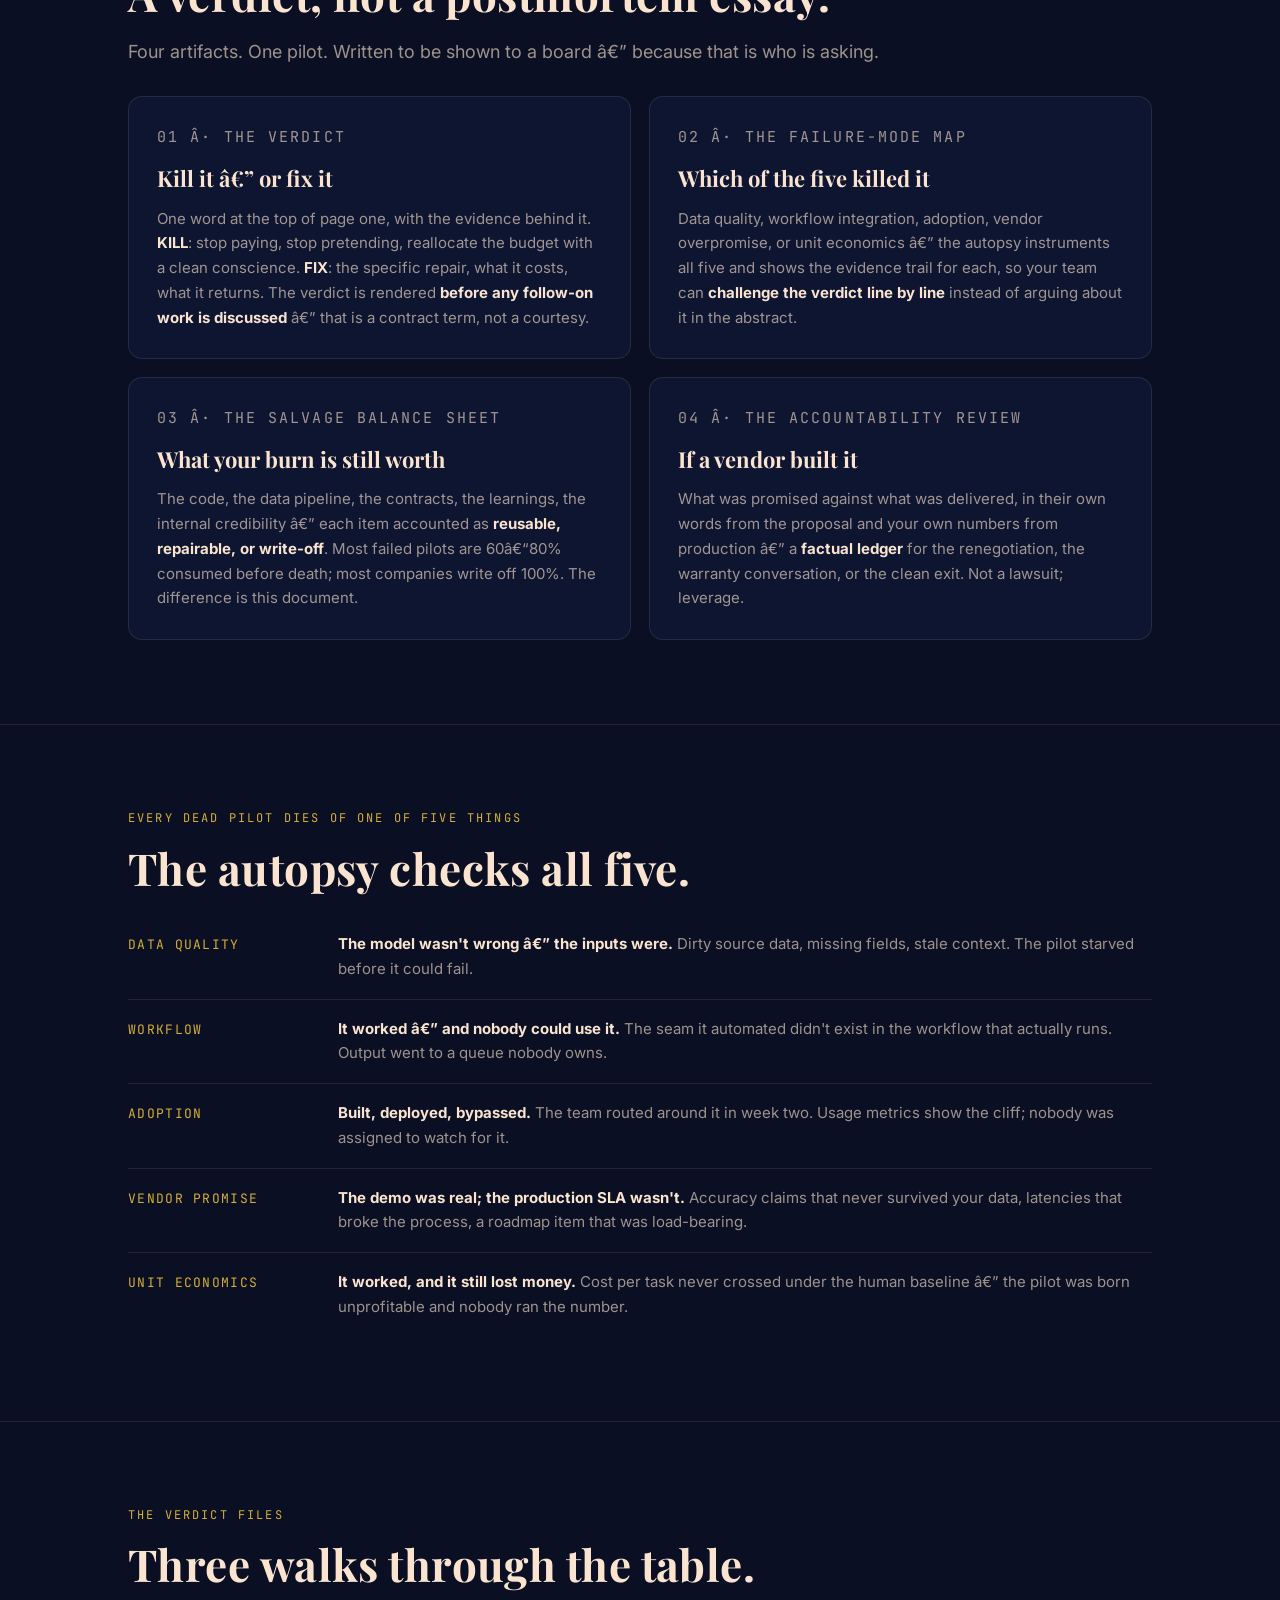
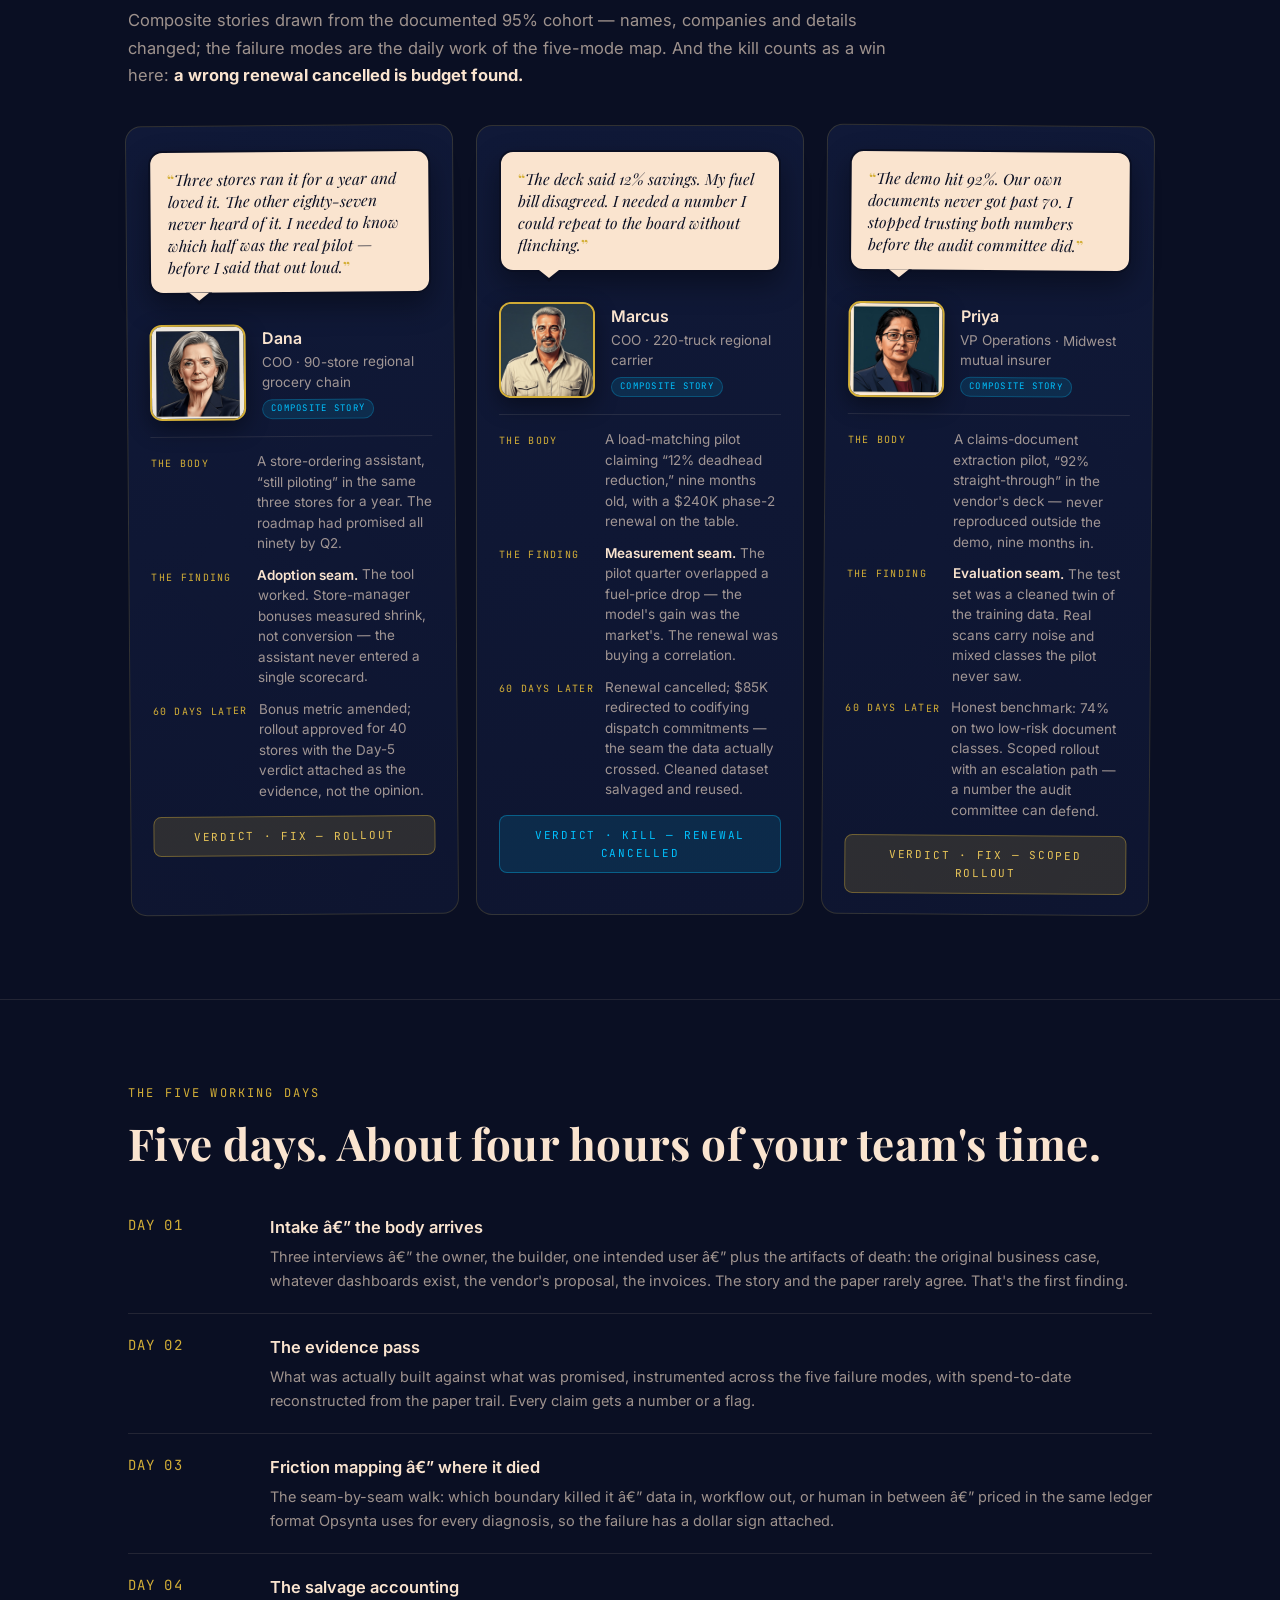
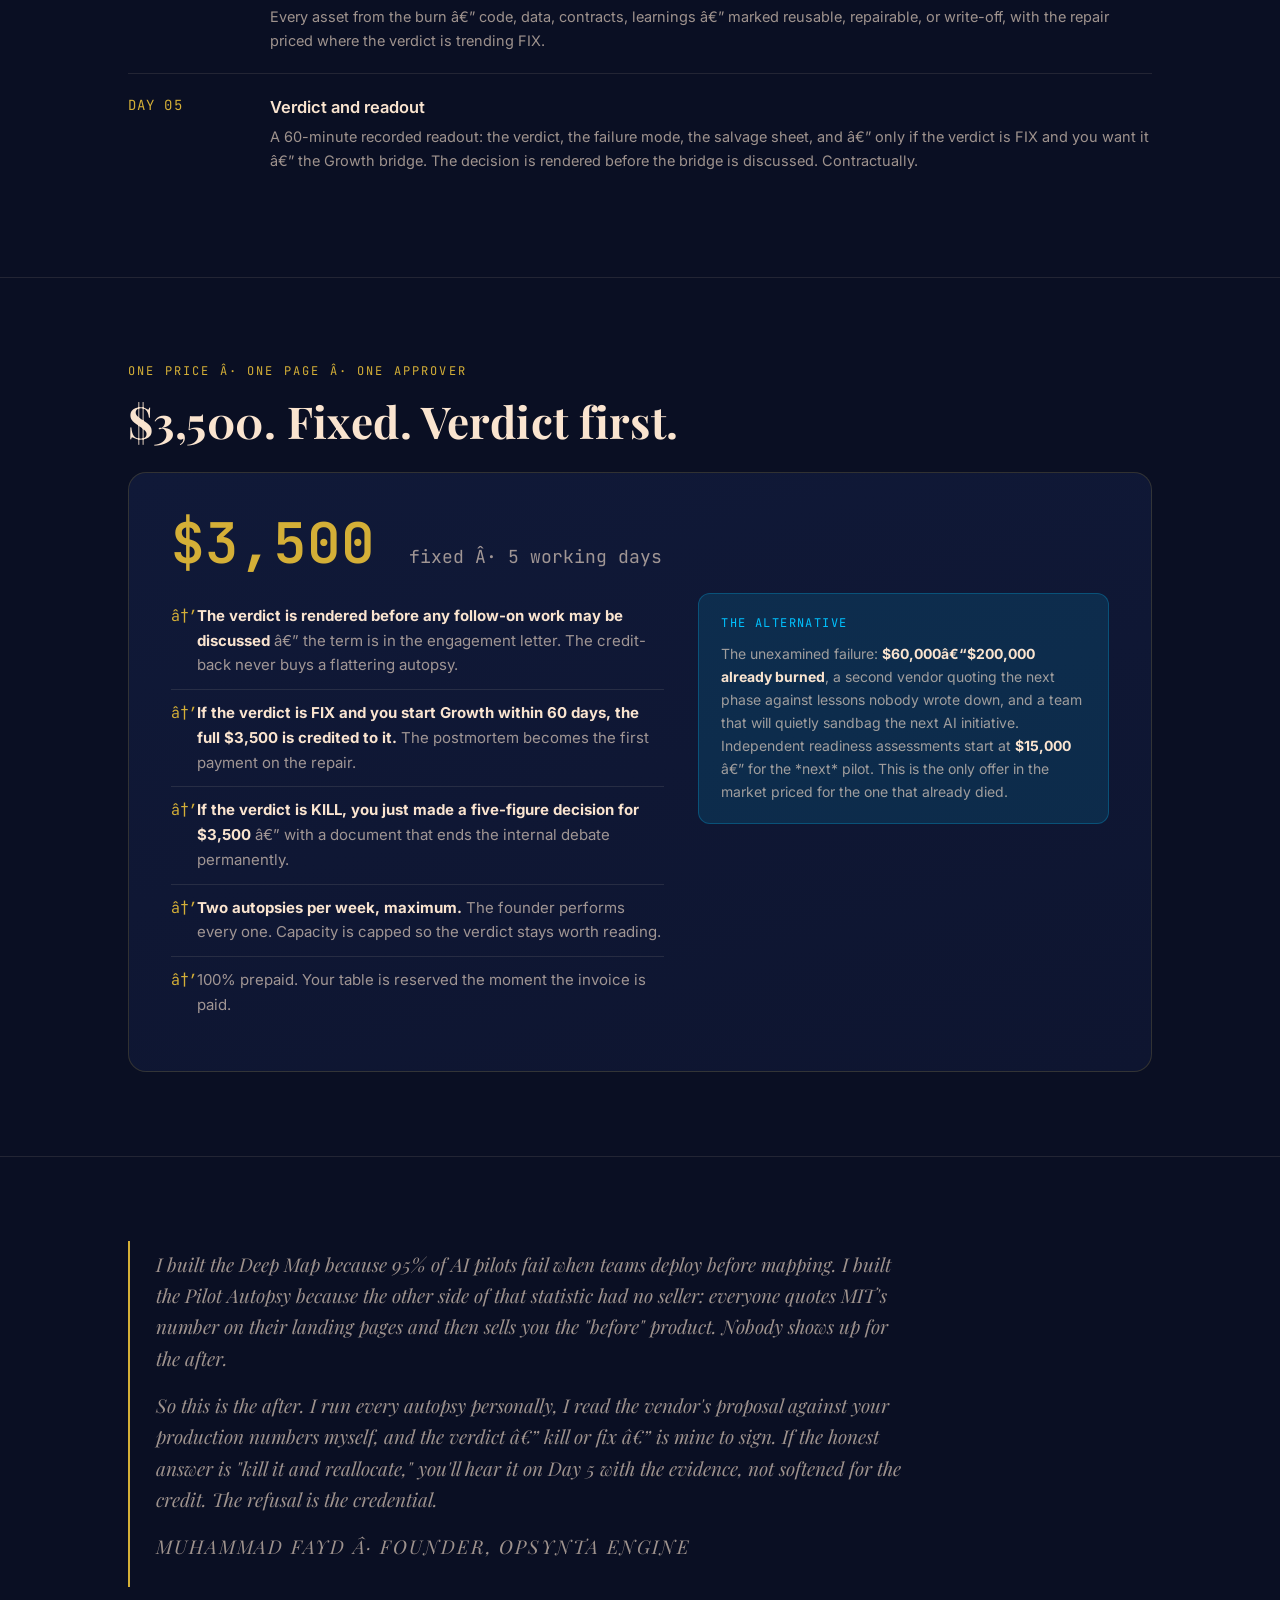
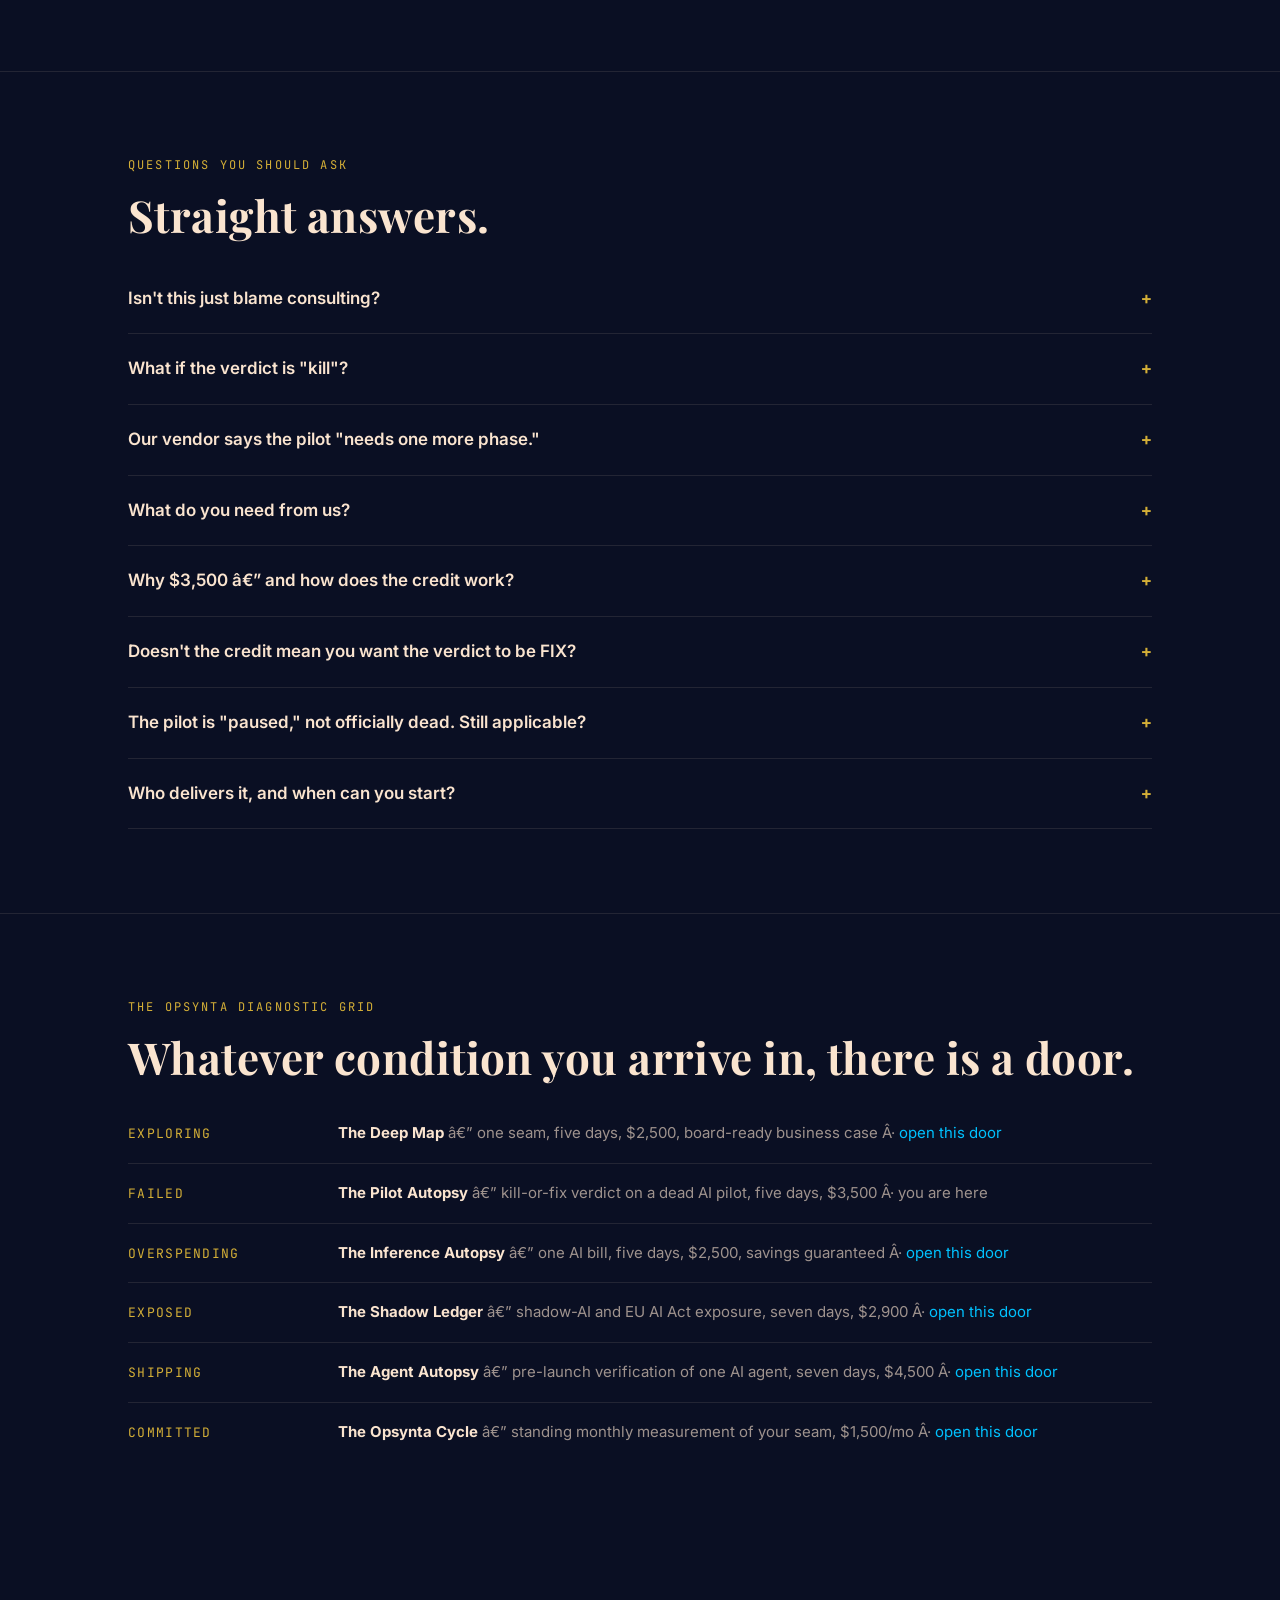
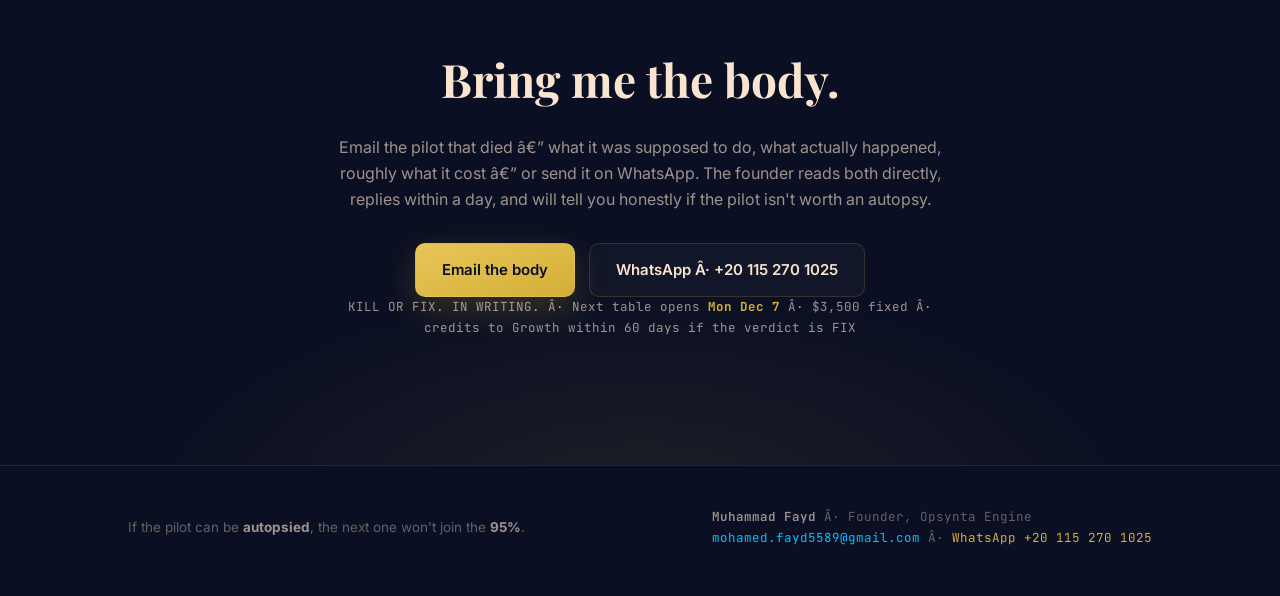
<file: pilot_autopsy.html>
<!DOCTYPE html>
<html lang="en">
<head>
  <meta charset="UTF-8" />
  <meta name="viewport" content="width=device-width, initial-scale=1.0" />
  <title>The Pilot Autopsy â€” Opsynta Engine</title>
  <meta name="description" content="MIT says 95% of AI pilots return nothing. The Pilot Autopsy is the postmortem nobody sells: one failed pilot, five working days, $3,500 fixed â€” a kill-or-fix verdict, the failure mode that killed it, and a salvage balance sheet for what's reusable." />
  <meta property="og:title" content="The Pilot Autopsy â€” Opsynta Engine" />
  <meta property="og:description" content="Your AI pilot died. Five days. $3,500 fixed. Kill-or-fix verdict with the evidence â€” and the full fee credits toward the salvage if the verdict is FIX." />
  <meta property="og:type" content="website" />
    <meta property="og:image" content="https://muhammad-fayd.github.io/opsynta-engine-website/assets/og-pilot.png" />
    <meta property="og:image:width" content="1200" />
    <meta property="og:image:height" content="630" />
    <meta property="og:image:alt" content="Opsynta â€” the six-door Diagnostic Grid, this door highlighted" />
    <meta name="twitter:card" content="summary_large_image" />

  <link rel="preconnect" href="https://fonts.googleapis.com" />
  <link rel="preconnect" href="https://fonts.gstatic.com" crossorigin />
  <link href="https://fonts.googleapis.com/css2?family=Inter:wght@400;500;600;700;800&family=JetBrains+Mono:wght@400;500;600&family=Playfair+Display:ital,wght@0,400;0,500;0,600;0,700;0,800;0,900;1,400;1,600;1,700&display=swap" rel="stylesheet" />
  <link rel="icon" type="image/svg+xml" href="data:image/svg+xml,%3Csvg xmlns='http://www.w3.org/2000/svg' viewBox='0 0 64 64'%3E%3Ccircle cx='32' cy='32' r='28' fill='%230A0F23'/%3E%3Ccircle cx='32' cy='32' r='10' fill='%23D4AF37'/%3E%3Cellipse cx='32' cy='32' rx='26' ry='10' fill='none' stroke='%23FAE4CF' stroke-width='2' transform='rotate(30 32 32)'/%3E%3C/svg%3E" />
  <style>
    /* ============ DUSK ATLAS â€” self-contained (no stylesheet dependency) ============ */
    :root {
      --navy: #0A0F23; --panel: #0E1530; --panel-2: #101938;
      --peach: #FAE4CF; --peach-dim: rgba(250,228,207,.62); --peach-faint: rgba(250,228,207,.38);
      --gold: #D4AF37; --gold-dim: rgba(212,175,55,.16); --gold-bright: #E8C558;
      --cyan: #00C2FF; --cyan-dim: rgba(0,194,255,.12);
      --line: rgba(212,175,55,.18); --line-soft: rgba(250,228,207,.10);
      --serif: "Playfair Display", Georgia, serif;
      --sans: "Inter", -apple-system, "Segoe UI", Arial, sans-serif;
      --mono: "JetBrains Mono", "SFMono-Regular", Consolas, monospace;
    }
    * { margin: 0; padding: 0; box-sizing: border-box; }
    html { scroll-behavior: smooth; }
    body { background: var(--navy); color: var(--peach); font-family: var(--sans); font-size: 16px; line-height: 1.65; -webkit-font-smoothing: antialiased; }
    .container { max-width: 1080px; margin: 0 auto; padding: 0 28px; }
    a { color: var(--cyan); text-decoration: none; }
    .mono { font-family: var(--mono); }
    .gold { color: var(--gold); }
    .section { padding: 84px 0; border-top: 1px solid var(--line-soft); }
    .section-tag { font-family: var(--mono); font-size: 12px; letter-spacing: .18em; text-transform: uppercase; color: var(--gold); margin-bottom: 14px; }
    h2.display { font-family: var(--serif); font-weight: 700; font-size: clamp(30px, 4.4vw, 44px); line-height: 1.14; letter-spacing: .01em; margin-bottom: 18px; }
    .lead { color: var(--peach-dim); font-size: 18px; max-width: 760px; }
    .lead strong, .body-copy strong { color: var(--peach); font-weight: 600; }

    /* ---------- header ---------- */
    .dm-header { border-bottom: 1px solid var(--line-soft); background: rgba(10,15,35,.92); position: sticky; top: 0; z-index: 50; backdrop-filter: blur(8px); }
    .dm-header-inner { display: flex; align-items: center; justify-content: space-between; gap: 18px; padding: 16px 0; }
    .logo-chip { display: flex; align-items: center; gap: 11px; }
    .logo-mark { width: 34px; height: 34px; }
    .logo-word { font-family: var(--mono); font-weight: 600; letter-spacing: .26em; font-size: 15px; color: var(--peach); }
    .dm-nav { display: flex; gap: 22px; align-items: center; font-size: 14px; }
    .dm-nav a { color: var(--peach-dim); }
    .dm-nav a:hover { color: var(--peach); }
    .dm-nav a.active { color: var(--gold); }
    @media (max-width: 720px) { .dm-nav { display: none; } }

    /* ---------- hero ---------- */
    .hero { padding: 96px 0 84px; background:
      radial-gradient(1100px 520px at 78% -8%, rgba(0,194,255,.07), transparent 60%),
      radial-gradient(900px 480px at 8% 6%, rgba(212,175,55,.08), transparent 55%); }
    .eyebrow { display: flex; flex-wrap: wrap; gap: 10px; margin-bottom: 22px; }
    .pill { font-family: var(--mono); font-size: 11.5px; letter-spacing: .16em; text-transform: uppercase; color: var(--gold); border: 1px solid var(--gold-dim); background: var(--gold-dim); padding: 7px 13px; border-radius: 999px; }
    .pill-meta { color: var(--peach-dim); border-color: var(--line-soft); background: rgba(250,228,207,.05); }
    h1.hero-title { font-family: var(--serif); font-weight: 800; font-size: clamp(38px, 6vw, 62px); line-height: 1.08; letter-spacing: .005em; margin-bottom: 22px; }
    .hero-title em { font-style: italic; color: var(--gold); }
    .score-line { font-family: var(--mono); font-size: 13px; color: var(--cyan); border-left: 2px solid var(--cyan-dim); padding: 6px 0 6px 14px; margin: 18px 0 4px; display: none; }
    .hero-cta { display: flex; flex-wrap: wrap; gap: 14px; margin: 34px 0 10px; }
    .btn { display: inline-block; font-family: var(--sans); font-weight: 600; font-size: 15px; padding: 14px 26px; border-radius: 10px; border: 1px solid transparent; cursor: pointer; }
    .btn-gold { background: linear-gradient(160deg, var(--gold-bright), var(--gold)); color: #0A0F23; box-shadow: 0 12px 34px rgba(212,175,55,.22); }
    .btn-gold:hover { filter: brightness(1.06); }
    .btn-outline { border-color: var(--line); color: var(--peach); background: rgba(250,228,207,.03); }
    .btn-outline:hover { border-color: var(--gold); }
    .hero-capacity { font-family: var(--mono); font-size: 12.5px; color: var(--peach-faint); margin-top: 16px; }
    .hero-capacity b { color: var(--gold); font-weight: 600; }

    /* ---------- stats band ---------- */
    .stats-band { display: grid; grid-template-columns: repeat(3, 1fr); gap: 16px; margin-top: 42px; }
    .stat-card { background: var(--panel); border: 1px solid var(--line-soft); border-radius: 12px; padding: 22px 24px; }
    .stat-number { font-family: var(--mono); font-size: 34px; font-weight: 600; color: var(--gold); line-height: 1.1; }
    .stat-label { font-size: 13px; color: var(--peach-dim); margin-top: 8px; }
    .stat-src { font-family: var(--mono); font-size: 10.5px; color: var(--peach-faint); margin-top: 10px; letter-spacing: .04em; }
    @media (max-width: 820px) { .stats-band { grid-template-columns: 1fr; } }

    /* ---------- deliverables ---------- */
    .grid-2 { display: grid; grid-template-columns: 1fr 1fr; gap: 18px; }
    @media (max-width: 820px) { .grid-2 { grid-template-columns: 1fr; } }
    .deliv-card { background: var(--panel); border: 1px solid var(--line-soft); border-radius: 14px; padding: 28px; }
    .deliv-num { font-family: var(--mono); font-size: 12px; color: var(--cyan); letter-spacing: .14em; margin-bottom: 10px; }
    .deliv-card h3 { font-family: var(--serif); font-size: 22px; font-weight: 700; margin-bottom: 10px; }
    .deliv-card p { color: var(--peach-dim); font-size: 15px; }
    .deliv-card p strong { color: var(--peach); }

    /* ---------- timeline ---------- */
    .day-row { display: grid; grid-template-columns: 120px 1fr; gap: 22px; padding: 20px 0; border-bottom: 1px solid var(--line-soft); }
    .day-row:last-child { border-bottom: none; }
    .day-tag { font-family: var(--mono); color: var(--gold); font-size: 14px; letter-spacing: .08em; }
    .day-body h4 { font-size: 16.5px; font-weight: 600; color: var(--peach); }
    .day-body p { color: var(--peach-dim); font-size: 14.5px; margin-top: 4px; }
    @media (max-width: 640px) { .day-row { grid-template-columns: 1fr; gap: 6px; } }

    /* ---------- pricing ---------- */
    .price-panel { background: linear-gradient(165deg, var(--panel-2), var(--panel)); border: 1px solid var(--line); border-radius: 18px; padding: 42px; margin-top: 26px; }
    .price-figure { font-family: var(--mono); font-size: 56px; font-weight: 600; color: var(--gold); line-height: 1; }
    .price-figure span { font-size: 18px; color: var(--peach-dim); font-weight: 400; }
    .price-cols { display: grid; grid-template-columns: 1.2fr 1fr; gap: 34px; margin-top: 22px; }
    @media (max-width: 820px) { .price-cols { grid-template-columns: 1fr; } .price-panel { padding: 30px 24px; } }
    .price-notes { list-style: none; }
    .price-notes li { padding: 11px 0 11px 26px; position: relative; color: var(--peach-dim); font-size: 15px; border-bottom: 1px solid var(--line-soft); }
    .price-notes li:last-child { border-bottom: none; }
    .price-notes li::before { content: "â†’"; position: absolute; left: 0; color: var(--gold); font-family: var(--mono); }
    .price-notes li strong { color: var(--peach); }
    .price-anchor { background: var(--cyan-dim); border: 1px solid rgba(0,194,255,.25); border-radius: 12px; padding: 20px 22px; font-size: 14px; color: var(--peach-dim); align-self: start; }
    .price-anchor .mono { color: var(--cyan); font-size: 12px; letter-spacing: .12em; text-transform: uppercase; display: block; margin-bottom: 8px; }
    .price-anchor strong { color: var(--peach); }

    /* ---------- failure modes ---------- */
    .vert-row { display: grid; grid-template-columns: 190px 1fr; gap: 20px; padding: 17px 0; border-bottom: 1px solid var(--line-soft); align-items: baseline; }
    .vert-row:last-child { border-bottom: none; }
    .vert-name { font-family: var(--mono); font-size: 13px; color: var(--gold); letter-spacing: .1em; text-transform: uppercase; }
    .vert-seam { color: var(--peach-dim); font-size: 15px; }
    .vert-seam strong { color: var(--peach); }
    @media (max-width: 640px) { .vert-row { grid-template-columns: 1fr; gap: 4px; } }

    /* ---------- founder ---------- */
    .founder-note { max-width: 780px; border-left: 2px solid var(--gold); padding: 8px 0 8px 26px; }
    .founder-note p { font-family: var(--serif); font-style: italic; font-size: 19px; color: var(--peach-dim); margin-bottom: 16px; }
    .founder-sig { font-family: var(--mono); font-size: 13px; color: var(--gold); letter-spacing: .1em; }

    /* ---------- FAQ ---------- */
    .faq-item { border-bottom: 1px solid var(--line-soft); }
    .faq-item summary { cursor: pointer; padding: 20px 0; font-size: 17px; font-weight: 600; color: var(--peach); list-style: none; display: flex; justify-content: space-between; gap: 18px; }
    .faq-item summary::after { content: "+"; font-family: var(--mono); color: var(--gold); font-size: 18px; }
    .faq-item[open] summary::after { content: "â€“"; }
    .faq-item .faq-a { padding: 0 0 22px; color: var(--peach-dim); font-size: 15px; max-width: 820px; }
    .faq-item .faq-a strong { color: var(--peach); }

    /* ---------- final CTA ---------- */
    .final-cta { text-align: center; padding: 96px 0; background:
      radial-gradient(760px 360px at 50% 110%, rgba(212,175,55,.10), transparent 65%); }
    .final-cta h2 { font-family: var(--serif); font-size: clamp(30px, 4.6vw, 46px); font-weight: 700; margin-bottom: 16px; }
    .final-cta p { color: var(--peach-dim); max-width: 620px; margin: 0 auto 30px; }
    .cta-row { display: flex; flex-wrap: wrap; gap: 14px; justify-content: center; }
    .slot-line { font-family: var(--mono); font-size: 12.5px; color: var(--peach-faint); margin-top: 22px; }
    .slot-line b { color: var(--gold); }

    /* ---------- footer ---------- */
    .dm-footer { border-top: 1px solid var(--line-soft); padding: 40px 0 48px; }
    .dm-footer .container { display: flex; flex-wrap: wrap; gap: 26px; justify-content: space-between; align-items: center; }
    .footer-slogan { font-size: 13.5px; color: var(--peach-faint); }
    .footer-slogan strong { color: var(--peach-dim); }
    .sig-name { font-family: var(--mono); font-size: 12.5px; line-height: 1.7; color: var(--peach-faint); }
    .sig-name .peach-strong { color: var(--peach-dim); font-weight: 600; }
    .sig-name a { color: var(--cyan); }
    .sig-name .gold-tel { color: var(--gold); }
  
  /* ---------- verdict files (comic story cards) ---------- */
    .vf-intro { color: var(--peach-dim); font-size: 16.5px; max-width: 780px; margin-bottom: 36px; }
    .vf-intro strong { color: var(--peach); }
    .vf-grid { display: grid; grid-template-columns: repeat(3, 1fr); gap: 20px; }
    .vf-card { background: linear-gradient(170deg, var(--panel-2), var(--panel)); border: 1px solid var(--line); border-radius: 16px; padding: 24px 22px 20px; position: relative; }
    .vf-card:nth-child(1) { transform: rotate(-.45deg); }
    .vf-card:nth-child(3) { transform: rotate(.45deg); }
    .vf-bubble { position: relative; background: var(--peach); color: var(--navy); border: 2px solid var(--navy); box-shadow: 0 12px 28px rgba(0,0,0,.38); border-radius: 14px; padding: 16px 17px 14px; font-family: var(--serif); font-style: italic; font-size: 15.5px; line-height: 1.42; margin-bottom: 30px; min-height: 100px; }
    .vf-bubble::before { content: ""; position: absolute; bottom: -12px; left: 48px; margin-left: -13px; border-width: 12px 13px 0 13px; border-style: solid; border-color: var(--navy) transparent transparent transparent; }
    .vf-bubble::after { content: ""; position: absolute; bottom: -8px; left: 48px; margin-left: -10px; border-width: 8px 10px 0 10px; border-style: solid; border-color: var(--peach) transparent transparent transparent; }
    .vf-bubble .vf-q { color: var(--gold); font-weight: 700; font-style: normal; }
    .vf-person { display: flex; gap: 16px; align-items: center; margin-bottom: 16px; }
    .vf-portrait { width: 96px; height: 96px; border-radius: 12px; border: 2px solid var(--gold); box-shadow: 0 8px 22px rgba(0,0,0,.42); display: block; flex: 0 0 auto; }
    .vf-who { font-size: 13.5px; color: var(--peach-dim); line-height: 1.5; }
    .vf-who b { color: var(--peach); font-size: 16px; display: block; font-weight: 600; margin-bottom: 2px; }
    .vf-comp { font-family: var(--mono); font-size: 9px; letter-spacing: .14em; text-transform: uppercase; color: var(--cyan); border: 1px solid rgba(0,194,255,.25); background: var(--cyan-dim); border-radius: 999px; padding: 2px 8px; display: inline-block; margin-top: 7px; }
    .vf-rows { border-top: 1px solid var(--line-soft); padding-top: 14px; display: grid; gap: 11px; }
    .vf-row { display: grid; grid-template-columns: 96px 1fr; gap: 10px; align-items: baseline; }
    .vf-k { font-family: var(--mono); font-size: 10px; letter-spacing: .13em; text-transform: uppercase; color: var(--gold); white-space: nowrap; }
    .vf-v { font-size: 13.5px; color: var(--peach-dim); line-height: 1.52; }
    .vf-v strong { color: var(--peach); font-weight: 600; }
    .vf-verdict { margin-top: 15px; font-family: var(--mono); font-size: 11px; letter-spacing: .16em; text-transform: uppercase; text-align: center; border-radius: 8px; padding: 10px; }
    .vf-verdict.fix { color: var(--gold-bright); background: var(--gold-dim); border: 1px solid rgba(212,175,55,.4); }
    .vf-verdict.kill { color: var(--cyan); background: var(--cyan-dim); border: 1px solid rgba(0,194,255,.35); }
    @media (max-width: 980px) { .vf-grid { grid-template-columns: 1fr; max-width: 560px; } .vf-card { transform: none; } .vf-bubble { min-height: 0; } }
  </style>
</head>
<body>

  <!-- ============ HEADER ============ -->
  <header class="dm-header">
    <div class="container dm-header-inner">
      <a class="logo-chip" href="index.html" aria-label="Opsynta Engine home">
        <svg class="logo-mark" viewBox="0 0 40 40" role="img" aria-hidden="true">
          <defs>
            <radialGradient id="sphereGradPA" cx="35%" cy="30%" r="75%">
              <stop offset="0%" stop-color="#F5E6C8"/>
              <stop offset="45%" stop-color="#D4AF37"/>
              <stop offset="100%" stop-color="#8C6D1F"/>
            </radialGradient>
          </defs>
          <circle cx="20" cy="20" r="17" fill="url(#sphereGradPA)"/>
          <ellipse cx="20" cy="20" rx="15" ry="6" fill="none" stroke="#0A0F23" stroke-width="1.4" transform="rotate(28 20 20)" opacity="0.55"/>
          <ellipse cx="20" cy="20" rx="15" ry="6" fill="none" stroke="#0A0F23" stroke-width="1.4" transform="rotate(-52 20 20)" opacity="0.35"/>
          <circle cx="13" cy="12" r="3.2" fill="#FAE4CF" opacity="0.9"/>
        </svg>
        <span class="logo-word">OPSYNTA</span>
      </a>
      <nav class="dm-nav" aria-label="Pilot Autopsy">
        <a href="autopsy.html">The Process Autopsy</a>
        <a href="deepmap.html">The Deep Map</a>
        <a href="pilot_autopsy.html" class="active">The Pilot Autopsy</a>
        <a href="pilot_autopsy.html#grid">The Grid</a>
        <a href="index.html#pricing">Pricing</a>
      </nav>
    </div>
  </header>

  <main>

    <!-- ============ HERO ============ -->
    <section class="hero">
      <div class="container">
        <p class="eyebrow">
          <span class="pill">Opsynta Â· The Pilot Autopsy</span>
          <span class="pill pill-meta">5 working days Â· one pilot</span>
          <span class="pill pill-meta">$3,500 fixed</span>
        </p>
        <h1 class="hero-title">MIT says 95% of AI pilots fail.<br /><em>Bring me yours.</em></h1>
        <p class="lead">Your pilot died â€” quietly shelved, "paused for reprioritization," or still limping at a fraction of the promised number. Everyone sells you the <strong>before</strong>: readiness checks, discovery sprints, "validate before you build." Nobody sells the <strong>after</strong>. The Pilot Autopsy is the postmortem the market doesn't offer: in five working days, one failed pilot is dissected into a <strong>kill-or-fix verdict</strong>, the specific failure mode that killed it, and a salvage balance sheet for everything you already paid for.</p>
        <p class="score-line mono" id="scoreLine"></p>
        <div class="hero-cta">
          <a class="btn btn-gold" href="mailto:mohamed.fayd5589@gmail.com?subject=Pilot%20Autopsy%20%E2%80%94%20the%20body&body=Hi%20Muhammad%2C%0A%0AWe%20have%20a%20dead%20AI%20pilot.%20Here%27s%20the%20body%3A%0A%0ACompany%20%2F%20team%3A%0AWhat%20the%20pilot%20was%20supposed%20to%20do%3A%0AWhat%20it%20actually%20did%20%28or%20when%20it%20died%29%3A%0ARoughly%20what%20we%20spent%3A%0A%0A%E2%80%94%20%5Bname%5D">Email the body</a>
          <a class="btn btn-outline" href="https://wa.me/201152701025" target="_blank" rel="noopener">WhatsApp Â· +20 115 270 1025</a>
        </div>
        <p class="hero-capacity">Two autopsies per week. Next table opens <b id="nextSlot">Monday</b>. If the verdict is FIX, the full fee credits toward a Growth start within 60 days.</p>
      </div>
    </section>

    <!-- ============ THE QUESTION ============ -->
    <section class="section" id="question">
      <div class="container">
        <p class="section-tag">The question nobody will answer honestly</p>
        <h2 class="display">"It didn't work. Now what?"</h2>
        <p class="lead body-copy" style="margin-bottom: 8px;">You already know the question your board is really asking: was it the technology, the vendor, or us? The vendor says the model is fine. The consultant wants to sell you the next phase. The team that built it has moved on. The failure sits in the middle of your organization like an unexamined patient â€” and the autopsy numbers say you are not alone.</p>
        <div class="stats-band">
          <div class="stat-card">
            <p class="stat-number">95%</p>
            <p class="stat-label">of enterprise GenAI pilots produced zero measurable return â€” the buyers in this cohort have budget, urgency, and a visible failure</p>
            <p class="stat-src">MIT NANDA via Fortune, 2025</p>
          </div>
          <div class="stat-card">
            <p class="stat-number">60â€“80%</p>
            <p class="stat-label">of a failed pilot's resources are consumed before it dies â€” most of what you spent is salvageable, if someone accounts for it</p>
            <p class="stat-src">CloudFactory analysis of MIT data</p>
          </div>
          <div class="stat-card">
            <p class="stat-number">$60â€“200K</p>
            <p class="stat-label">the typical budget already burned before "paused indefinitely" â€” the autopsy costs a single-digit percentage of it</p>
            <p class="stat-src">cancelled-project analyses, 2025â€“26</p>
          </div>
        </div>
      </div>
    </section>

    <!-- ============ WHAT COMES BACK ============ -->
    <section class="section" id="deliverables">
      <div class="container">
        <p class="section-tag">What comes back on Day 5</p>
        <h2 class="display">A verdict, not a postmortem essay.</h2>
        <p class="lead body-copy" style="margin-bottom: 30px;">Four artifacts. One pilot. Written to be shown to a board â€” because that is who is asking.</p>
        <div class="grid-2">
          <div class="deliv-card">
            <p class="deliv-num">01 Â· THE VERDICT</p>
            <h3>Kill it â€” or fix it</h3>
            <p>One word at the top of page one, with the evidence behind it. <strong>KILL</strong>: stop paying, stop pretending, reallocate the budget with a clean conscience. <strong>FIX</strong>: the specific repair, what it costs, what it returns. The verdict is rendered <strong>before any follow-on work is discussed</strong> â€” that is a contract term, not a courtesy.</p>
          </div>
          <div class="deliv-card">
            <p class="deliv-num">02 Â· THE FAILURE-MODE MAP</p>
            <h3>Which of the five killed it</h3>
            <p>Data quality, workflow integration, adoption, vendor overpromise, or unit economics â€” the autopsy instruments all five and shows the evidence trail for each, so your team can <strong>challenge the verdict line by line</strong> instead of arguing about it in the abstract.</p>
          </div>
          <div class="deliv-card">
            <p class="deliv-num">03 Â· THE SALVAGE BALANCE SHEET</p>
            <h3>What your burn is still worth</h3>
            <p>The code, the data pipeline, the contracts, the learnings, the internal credibility â€” each item accounted as <strong>reusable, repairable, or write-off</strong>. Most failed pilots are 60â€“80% consumed before death; most companies write off 100%. The difference is this document.</p>
          </div>
          <div class="deliv-card">
            <p class="deliv-num">04 Â· THE ACCOUNTABILITY REVIEW</p>
            <h3>If a vendor built it</h3>
            <p>What was promised against what was delivered, in their own words from the proposal and your own numbers from production â€” a <strong>factual ledger</strong> for the renegotiation, the warranty conversation, or the clean exit. Not a lawsuit; leverage.</p>
          </div>
        </div>
      </div>
    </section>

    <!-- ============ FIVE FAILURE MODES ============ -->
    <section class="section" id="modes">
      <div class="container">
        <p class="section-tag">Every dead pilot dies of one of five things</p>
        <h2 class="display">The autopsy checks all five.</h2>
        <div style="margin-top: 22px;">
          <div class="vert-row">
            <p class="vert-name">Data quality</p>
            <p class="vert-seam"><strong>The model wasn't wrong â€” the inputs were.</strong> Dirty source data, missing fields, stale context. The pilot starved before it could fail.</p>
          </div>
          <div class="vert-row">
            <p class="vert-name">Workflow</p>
            <p class="vert-seam"><strong>It worked â€” and nobody could use it.</strong> The seam it automated didn't exist in the workflow that actually runs. Output went to a queue nobody owns.</p>
          </div>
          <div class="vert-row">
            <p class="vert-name">Adoption</p>
            <p class="vert-seam"><strong>Built, deployed, bypassed.</strong> The team routed around it in week two. Usage metrics show the cliff; nobody was assigned to watch for it.</p>
          </div>
          <div class="vert-row">
            <p class="vert-name">Vendor promise</p>
            <p class="vert-seam"><strong>The demo was real; the production SLA wasn't.</strong> Accuracy claims that never survived your data, latencies that broke the process, a roadmap item that was load-bearing.</p>
          </div>
          <div class="vert-row">
            <p class="vert-name">Unit economics</p>
            <p class="vert-seam"><strong>It worked, and it still lost money.</strong> Cost per task never crossed under the human baseline â€” the pilot was born unprofitable and nobody ran the number.</p>
          </div>
        </div>
      </div>
    </section>

    <section class="section" id="stories">
      <div class="container">
        <p class="section-tag">The verdict files</p>
        <h2 class="display">Three walks through the table.</h2>
        <p class="vf-intro">Composite stories drawn from the documented 95% cohort — names, companies and details changed; the failure modes are the daily work of the five-mode map. And the kill counts as a win here: <strong>a wrong renewal cancelled is budget found.</strong></p>
        <div class="vf-grid">
      <article class="vf-card">
        <div class="vf-bubble"><span class="vf-q">“</span>Three stores ran it for a year and loved it. The other eighty-seven never heard of it. I needed to know which half was the real pilot — before I said that out loud.<span class="vf-q">”</span></div>
        <div class="vf-person">
          <img class="vf-portrait" src="[data-uri]" alt="Comic-style illustration of Dana, a composite character: COO of a regional grocery chain" width="96" height="96" />
          <div class="vf-who"><b>Dana</b>COO · 90-store regional grocery chain<br /><span class="vf-comp">Composite story</span></div>
        </div>
        <div class="vf-rows">
          <div class="vf-row"><p class="vf-k">The body</p><p class="vf-v">A store-ordering assistant, “still piloting” in the same three stores for a year. The roadmap had promised all ninety by Q2.</p></div>
          <div class="vf-row"><p class="vf-k">The finding</p><p class="vf-v"><strong>Adoption seam.</strong> The tool worked. Store-manager bonuses measured shrink, not conversion — the assistant never entered a single scorecard.</p></div>
          <div class="vf-row"><p class="vf-k">60 days later</p><p class="vf-v">Bonus metric amended; rollout approved for 40 stores with the Day-5 verdict attached as the evidence, not the opinion.</p></div>
        </div>
        <div class="vf-verdict fix">Verdict · Fix — rollout</div>
      </article>
      <article class="vf-card">
        <div class="vf-bubble"><span class="vf-q">“</span>The deck said 12% savings. My fuel bill disagreed. I needed a number I could repeat to the board without flinching.<span class="vf-q">”</span></div>
        <div class="vf-person">
          <img class="vf-portrait" src="[data-uri]" alt="Comic-style illustration of Marcus, a composite character: COO of a regional trucking carrier" width="96" height="96" />
          <div class="vf-who"><b>Marcus</b>COO · 220-truck regional carrier<br /><span class="vf-comp">Composite story</span></div>
        </div>
        <div class="vf-rows">
          <div class="vf-row"><p class="vf-k">The body</p><p class="vf-v">A load-matching pilot claiming “12% deadhead reduction,” nine months old, with a $240K phase-2 renewal on the table.</p></div>
          <div class="vf-row"><p class="vf-k">The finding</p><p class="vf-v"><strong>Measurement seam.</strong> The pilot quarter overlapped a fuel-price drop — the model's gain was the market's. The renewal was buying a correlation.</p></div>
          <div class="vf-row"><p class="vf-k">60 days later</p><p class="vf-v">Renewal cancelled; $85K redirected to codifying dispatch commitments — the seam the data actually crossed. Cleaned dataset salvaged and reused.</p></div>
        </div>
        <div class="vf-verdict kill">Verdict · Kill — renewal cancelled</div>
      </article>
      <article class="vf-card">
        <div class="vf-bubble"><span class="vf-q">“</span>The demo hit 92%. Our own documents never got past 70. I stopped trusting both numbers before the audit committee did.<span class="vf-q">”</span></div>
        <div class="vf-person">
          <img class="vf-portrait" src="[data-uri]" alt="Comic-style illustration of Priya, a composite character: VP Operations at a mutual insurer" width="96" height="96" />
          <div class="vf-who"><b>Priya</b>VP Operations · Midwest mutual insurer<br /><span class="vf-comp">Composite story</span></div>
        </div>
        <div class="vf-rows">
          <div class="vf-row"><p class="vf-k">The body</p><p class="vf-v">A claims-document extraction pilot, “92% straight-through” in the vendor's deck — never reproduced outside the demo, nine months in.</p></div>
          <div class="vf-row"><p class="vf-k">The finding</p><p class="vf-v"><strong>Evaluation seam.</strong> The test set was a cleaned twin of the training data. Real scans carry noise and mixed classes the pilot never saw.</p></div>
          <div class="vf-row"><p class="vf-k">60 days later</p><p class="vf-v">Honest benchmark: 74% on two low-risk document classes. Scoped rollout with an escalation path — a number the audit committee can defend.</p></div>
        </div>
        <div class="vf-verdict fix">Verdict · Fix — scoped rollout</div>
      </article>
        </div>
      </div>
    </section>

    <!-- ============ THE FIVE DAYS ============ -->
    <section class="section" id="process">
      <div class="container">
        <p class="section-tag">The five working days</p>
        <h2 class="display">Five days. About four hours of your team's time.</h2>
        <div style="margin-top: 26px;">
          <div class="day-row">
            <p class="day-tag">DAY 01</p>
            <div class="day-body">
              <h4>Intake â€” the body arrives</h4>
              <p>Three interviews â€” the owner, the builder, one intended user â€” plus the artifacts of death: the original business case, whatever dashboards exist, the vendor's proposal, the invoices. The story and the paper rarely agree. That's the first finding.</p>
            </div>
          </div>
          <div class="day-row">
            <p class="day-tag">DAY 02</p>
            <div class="day-body">
              <h4>The evidence pass</h4>
              <p>What was actually built against what was promised, instrumented across the five failure modes, with spend-to-date reconstructed from the paper trail. Every claim gets a number or a flag.</p>
            </div>
          </div>
          <div class="day-row">
            <p class="day-tag">DAY 03</p>
            <div class="day-body">
              <h4>Friction mapping â€” where it died</h4>
              <p>The seam-by-seam walk: which boundary killed it â€” data in, workflow out, or human in between â€” priced in the same ledger format Opsynta uses for every diagnosis, so the failure has a dollar sign attached.</p>
            </div>
          </div>
          <div class="day-row">
            <p class="day-tag">DAY 04</p>
            <div class="day-body">
              <h4>The salvage accounting</h4>
              <p>Every asset from the burn â€” code, data, contracts, learnings â€” marked reusable, repairable, or write-off, with the repair priced where the verdict is trending FIX.</p>
            </div>
          </div>
          <div class="day-row">
            <p class="day-tag">DAY 05</p>
            <div class="day-body">
              <h4>Verdict and readout</h4>
              <p>A 60-minute recorded readout: the verdict, the failure mode, the salvage sheet, and â€” only if the verdict is FIX and you want it â€” the Growth bridge. The decision is rendered before the bridge is discussed. Contractually.</p>
            </div>
          </div>
        </div>
      </div>
    </section>

    <!-- ============ PRICING ============ -->
    <section class="section" id="price">
      <div class="container">
        <p class="section-tag">One price Â· one page Â· one approver</p>
        <h2 class="display">$3,500. Fixed. Verdict first.</h2>
        <div class="price-panel">
          <p class="price-figure">$3,500 <span>fixed Â· 5 working days</span></p>
          <div class="price-cols">
            <ul class="price-notes">
              <li><strong>The verdict is rendered before any follow-on work may be discussed</strong> â€” the term is in the engagement letter. The credit-back never buys a flattering autopsy.</li>
              <li><strong>If the verdict is FIX and you start Growth within 60 days, the full $3,500 is credited to it.</strong> The postmortem becomes the first payment on the repair.</li>
              <li><strong>If the verdict is KILL, you just made a five-figure decision for $3,500</strong> â€” with a document that ends the internal debate permanently.</li>
              <li><strong>Two autopsies per week, maximum.</strong> The founder performs every one. Capacity is capped so the verdict stays worth reading.</li>
              <li>100% prepaid. Your table is reserved the moment the invoice is paid.</li>
            </ul>
            <aside class="price-anchor">
              <span class="mono">The alternative</span>
              The unexamined failure: <strong>$60,000â€“$200,000 already burned</strong>, a second vendor quoting the next phase against lessons nobody wrote down, and a team that will quietly sandbag the next AI initiative. Independent readiness assessments start at <strong>$15,000</strong> â€” for the *next* pilot. This is the only offer in the market priced for the one that already died.
            </aside>
          </div>
        </div>
      </div>
    </section>

    <!-- ============ FOUNDER NOTE ============ -->
    <section class="section" id="founder">
      <div class="container">
        <div class="founder-note">
          <p>I built the Deep Map because 95% of AI pilots fail when teams deploy before mapping. I built the Pilot Autopsy because the other side of that statistic had no seller: everyone quotes MIT's number on their landing pages and then sells you the "before" product. Nobody shows up for the after.</p>
          <p>So this is the after. I run every autopsy personally, I read the vendor's proposal against your production numbers myself, and the verdict â€” kill or fix â€” is mine to sign. If the honest answer is "kill it and reallocate," you'll hear it on Day 5 with the evidence, not softened for the credit. The refusal is the credential.</p>
          <p class="founder-sig">MUHAMMAD FAYD Â· FOUNDER, OPSYNTA ENGINE</p>
        </div>
      </div>
    </section>

    <!-- ============ FAQ ============ -->
    <section class="section" id="faq">
      <div class="container">
        <p class="section-tag">Questions you should ask</p>
        <h2 class="display">Straight answers.</h2>
        <div style="margin-top: 24px;">
          <details class="faq-item">
            <summary>Isn't this just blame consulting?</summary>
            <p class="faq-a">No â€” it's the opposite. Blame consulting ends in a deck about what your organization did wrong. The autopsy ends in <strong>a verdict and a balance sheet</strong>: kill or fix, and what the burn is still worth. There is no organizational politics section, because nobody buys this to assign blame internally; they buy it to end the debate.</p>
          </details>
          <details class="faq-item">
            <summary>What if the verdict is "kill"?</summary>
            <p class="faq-a">Then you've made a clean five-figure decision for $3,500, with a document that says why â€” in evidence, not opinion â€” and a salvage sheet that recovers what can be recovered. Most companies let dead pilots linger for quarters while the budget line survives on hope. The kill verdict is <strong>the most valuable page in the document</strong>, and it's priced like the cheapest one.</p>
          </details>
          <details class="faq-item">
            <summary>Our vendor says the pilot "needs one more phase."</summary>
            <p class="faq-a">Then the Accountability Review is for you. The autopsy places <strong>their proposal's numbers next to your production numbers</strong> â€” accuracy claims, latency, volume â€” and lets the gap speak. If the vendor is right, the verdict will say FIX and their next phase gets a fair hearing on my evidence. If they're not, you'll have the ledger for the renegotiation. Either way, you'll know.</p>
          </details>
          <details class="faq-item">
            <summary>What do you need from us?</summary>
            <p class="faq-a">About four hours of your team's time across the week â€” the three Day-1 interviews, and one person reachable for questions â€” plus the paper trail: the business case, the vendor proposal, invoices, whatever dashboards or logs survive. <strong>If the pilot left no traces, that fact is already a finding</strong>, and it usually points at the adoption failure mode.</p>
          </details>
          <details class="faq-item">
            <summary>Why $3,500 â€” and how does the credit work?</summary>
            <p class="faq-a">$3,500 sits inside the market's verified audit band ($2,500â€“$5,000) and reads as a rounding error against the $60Kâ€“$200K already burned. If the verdict is <strong>FIX and you start a Growth engagement within 60 days</strong>, the full fee credits toward it â€” the postmortem becomes the down payment on the repair it prescribed. If the verdict is KILL, there is no credit, because there is nothing to credit â€” you keep the verdict.</p>
          </details>
          <details class="faq-item">
            <summary>Doesn't the credit mean you want the verdict to be FIX?</summary>
            <p class="faq-a">This is the right question, and the answer is structural: <strong>the verdict is contractually rendered before any follow-on engagement may be discussed</strong>, and a standalone KILL verdict must still deliver findings worth the fee. The credit is a discount for acting on the map â€” not a contingency on flattering it. Any firm that can't say that in writing shouldn't be doing autopsies.</p>
          </details>
          <details class="faq-item">
            <summary>The pilot is "paused," not officially dead. Still applicable?</summary>
            <p class="faq-a">That's the majority case. "Paused indefinitely" is how failed pilots look inside organizations that haven't decided yet. The autopsy is how the decision gets made â€” with evidence â€” instead of being deferred until the budget line quietly disappears. Paused pilots make the best bodies: everything is still there, and nobody has started rewriting the history yet.</p>
          </details>
          <details class="faq-item">
            <summary>Who delivers it, and when can you start?</summary>
            <p class="faq-a">The founder â€” personally, which is why capacity is capped at <strong>two autopsies per week</strong>. The next table opens <strong id="faqSlot">Monday</strong>; after that, the following week's slots or the waitlist. Payment is 100% on booking, so your table is reserved the moment the invoice is paid.</p>
          </details>
        </div>
      </div>
    </section>

    <!-- ============ DIAGNOSTIC GRID ============ -->
    <section class="section" id="grid">
      <div class="container">
        <p class="section-tag">The Opsynta diagnostic grid</p>
        <h2 class="display">Whatever condition you arrive in, there is a door.</h2>
        <div style="margin-top: 22px;">
          <div class="vert-row">
            <p class="vert-name">Exploring</p>
            <p class="vert-seam"><strong>The Deep Map</strong> â€” one seam, five days, $2,500, board-ready business case Â· <a href="deepmap.html">open this door</a></p>
          </div>
          <div class="vert-row">
            <p class="vert-name">Failed</p>
            <p class="vert-seam"><strong>The Pilot Autopsy</strong> â€” kill-or-fix verdict on a dead AI pilot, five days, $3,500 Â· you are here</p>
          </div>
          <div class="vert-row">
            <p class="vert-name">Overspending</p>
            <p class="vert-seam"><strong>The Inference Autopsy</strong> â€” one AI bill, five days, $2,500, savings guaranteed Â· <a href="inference_autopsy.html">open this door</a></p>
          </div>
          <div class="vert-row">
            <p class="vert-name">Exposed</p>
            <p class="vert-seam"><strong>The Shadow Ledger</strong> â€” shadow-AI and EU AI Act exposure, seven days, $2,900 Â· <a href="shadow_ledger.html">open this door</a></p>
          </div>
          <div class="vert-row">
            <p class="vert-name">Shipping</p>
            <p class="vert-seam"><strong>The Agent Autopsy</strong> â€” pre-launch verification of one AI agent, seven days, $4,500 Â· <a href="agent_autopsy.html">open this door</a></p>
          </div>
          <div class="vert-row">
            <p class="vert-name">Committed</p>
            <p class="vert-seam"><strong>The Opsynta Cycle</strong> â€” standing monthly measurement of your seam, $1,500/mo Â· <a href="opsynta_cycle.html">open this door</a></p>
          </div>
        </div>
      </div>
    </section>

    <!-- ============ FINAL CTA ============ -->
    <section class="final-cta" id="book">
      <div class="container">
        <h2>Bring me the body.</h2>
        <p>Email the pilot that died â€” what it was supposed to do, what actually happened, roughly what it cost â€” or send it on WhatsApp. The founder reads both directly, replies within a day, and will tell you honestly if the pilot isn't worth an autopsy.</p>
        <div class="cta-row">
          <a class="btn btn-gold" href="mailto:mohamed.fayd5589@gmail.com?subject=Pilot%20Autopsy%20%E2%80%94%20the%20body&body=Hi%20Muhammad%2C%0A%0AWe%20have%20a%20dead%20AI%20pilot.%20Here%27s%20the%20body%3A%0A%0ACompany%20%2F%20team%3A%0AWhat%20the%20pilot%20was%20supposed%20to%20do%3A%0AWhat%20it%20actually%20did%20%28or%20when%20it%20died%29%3A%0ARoughly%20what%20we%20spent%3A%0A%0A%E2%80%94%20%5Bname%5D">Email the body</a>
          <a class="btn btn-outline" href="https://wa.me/201152701025" target="_blank" rel="noopener">WhatsApp Â· +20 115 270 1025</a>
        </div>
        <p class="slot-line">KILL OR FIX. IN WRITING. Â· Next table opens <b id="slotLine">Monday</b> Â· $3,500 fixed Â· credits to Growth within 60 days if the verdict is FIX</p>
      </div>
    </section>

  </main>

  <!-- ============ FOOTER ============ -->
  <footer class="dm-footer">
    <div class="container">
      <p class="footer-slogan">If the pilot can be <strong>autopsied</strong>, the next one won't join the <strong>95%</strong>.</p>
      <div class="sig-name">
        <p><span class="peach-strong">Muhammad Fayd</span> Â· Founder, Opsynta Engine</p>
        <p><a href="mailto:mohamed.fayd5589@gmail.com">mohamed.fayd5589@gmail.com</a> Â· <a class="gold-tel" href="https://wa.me/201152701025" target="_blank" rel="noopener">WhatsApp +20 115 270 1025</a></p>
      </div>
    </div>
  </footer>

  <script src="js/utm.js"></script>
  <script>
    // ---- personalization: forwarded from quiz results / DM links ----
    (function () {
      var q = {};
      try {
        window.location.search.slice(1).split('&').forEach(function (pair) {
          if (!pair) return;
          var kv = pair.split('='); q[kv[0]] = decodeURIComponent((kv[1] || '').replace(/\+/g, ' '));
        });
      } catch (e) {}
      var el = document.getElementById('scoreLine');
      if (el && (q.pilot || q.mode)) {
        var line = 'YOUR PILOT: ';
        if (q.pilot) line += q.pilot;
        if (q.mode) line += (q.pilot ? ' Â· ' : '') + 'suspected failure mode: ' + q.mode;
        line += ' â€” bring the body, get the verdict.';
        el.textContent = line;
        el.style.display = 'block';
      }
    })();

    // ---- next opening: the coming Monday (2 slots/week cadence) ----
    (function () {
      function fmt(d) {
        var months = ['Jan','Feb','Mar','Apr','May','Jun','Jul','Aug','Sep','Oct','Nov','Dec'];
        return 'Mon ' + months[d.getMonth()] + ' ' + d.getDate();
      }
      var now = new Date();
      var day = now.getDay(); // 0 Sun ... 6 Sat
      var add = (day === 1 && now.getHours() < 12) ? 0 : ((8 - day) % 7 || 7);
      var next = new Date(now.getTime() + add * 86400000);
      var label = fmt(next);
      ['nextSlot', 'faqSlot', 'slotLine'].forEach(function (id) {
        var el = document.getElementById(id);
        if (el) el.textContent = label;
      });
    })();
  </script>
</body>
</html>
</file>
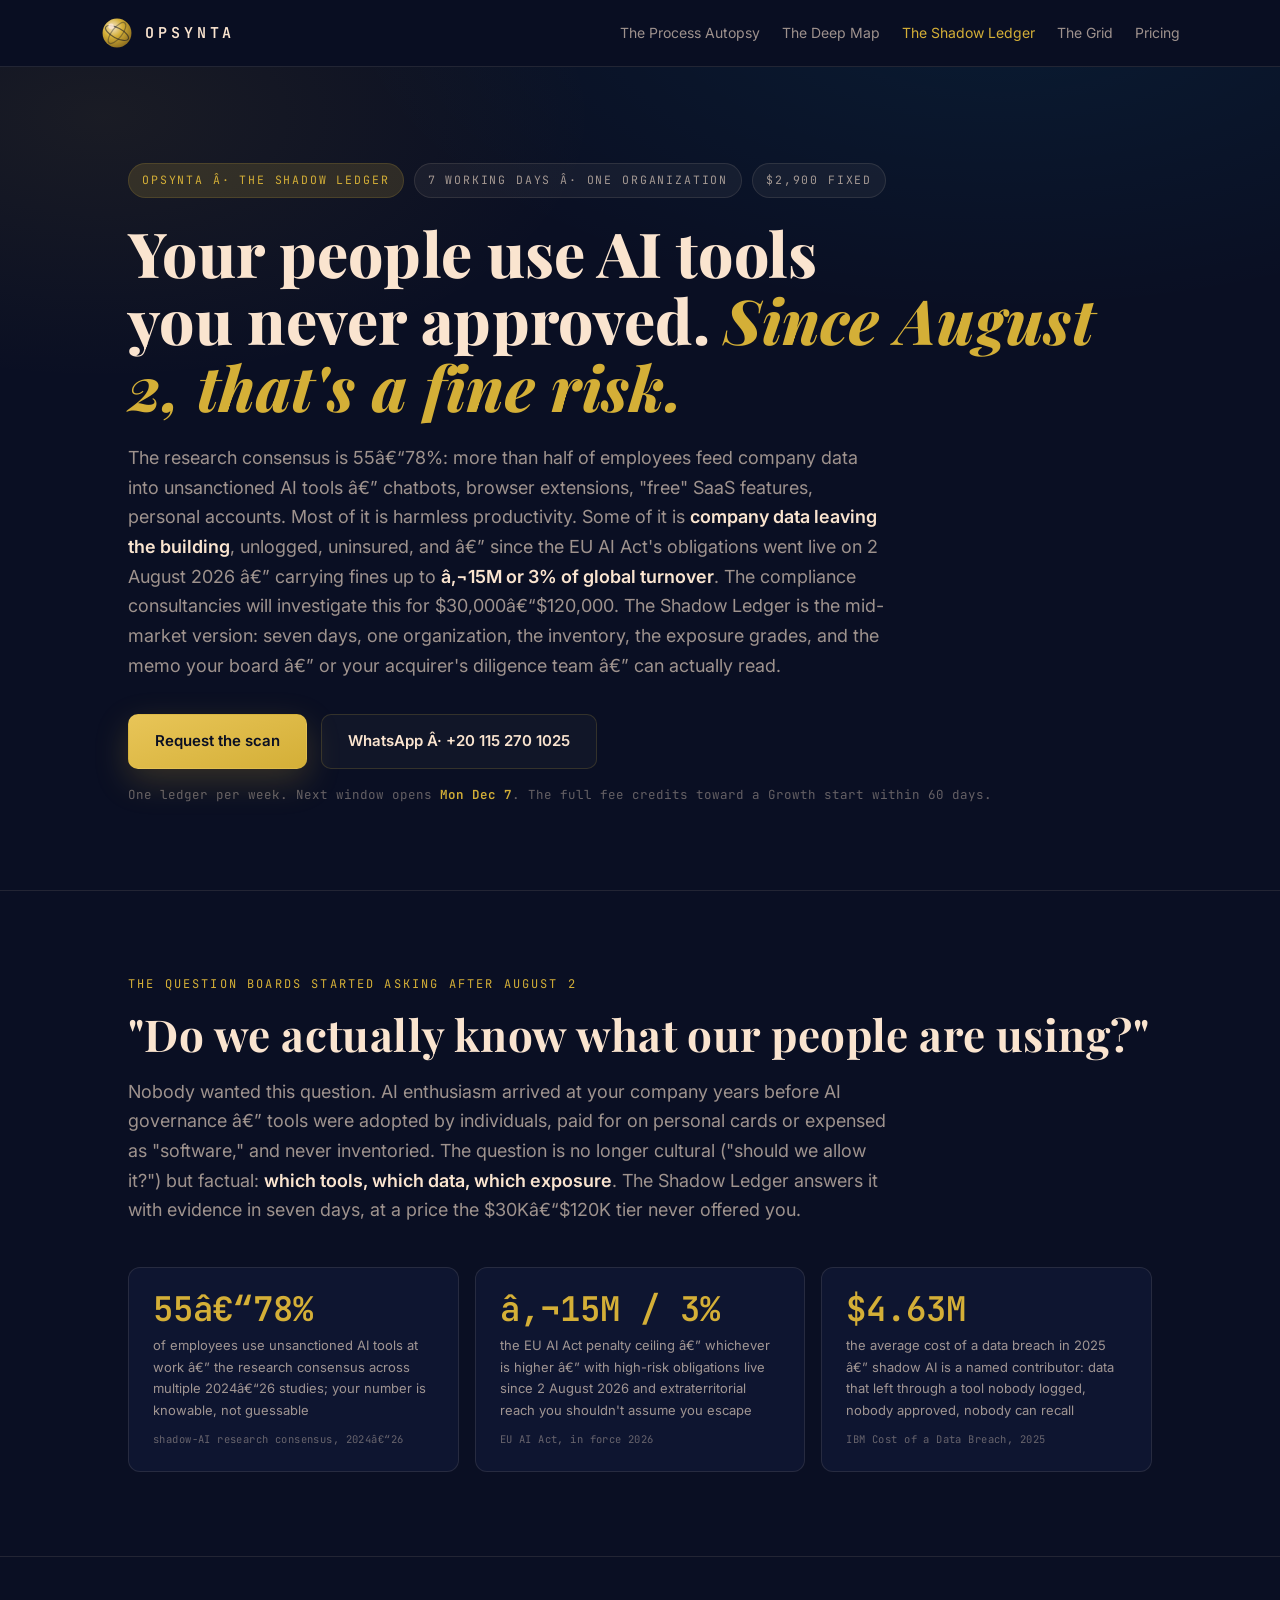
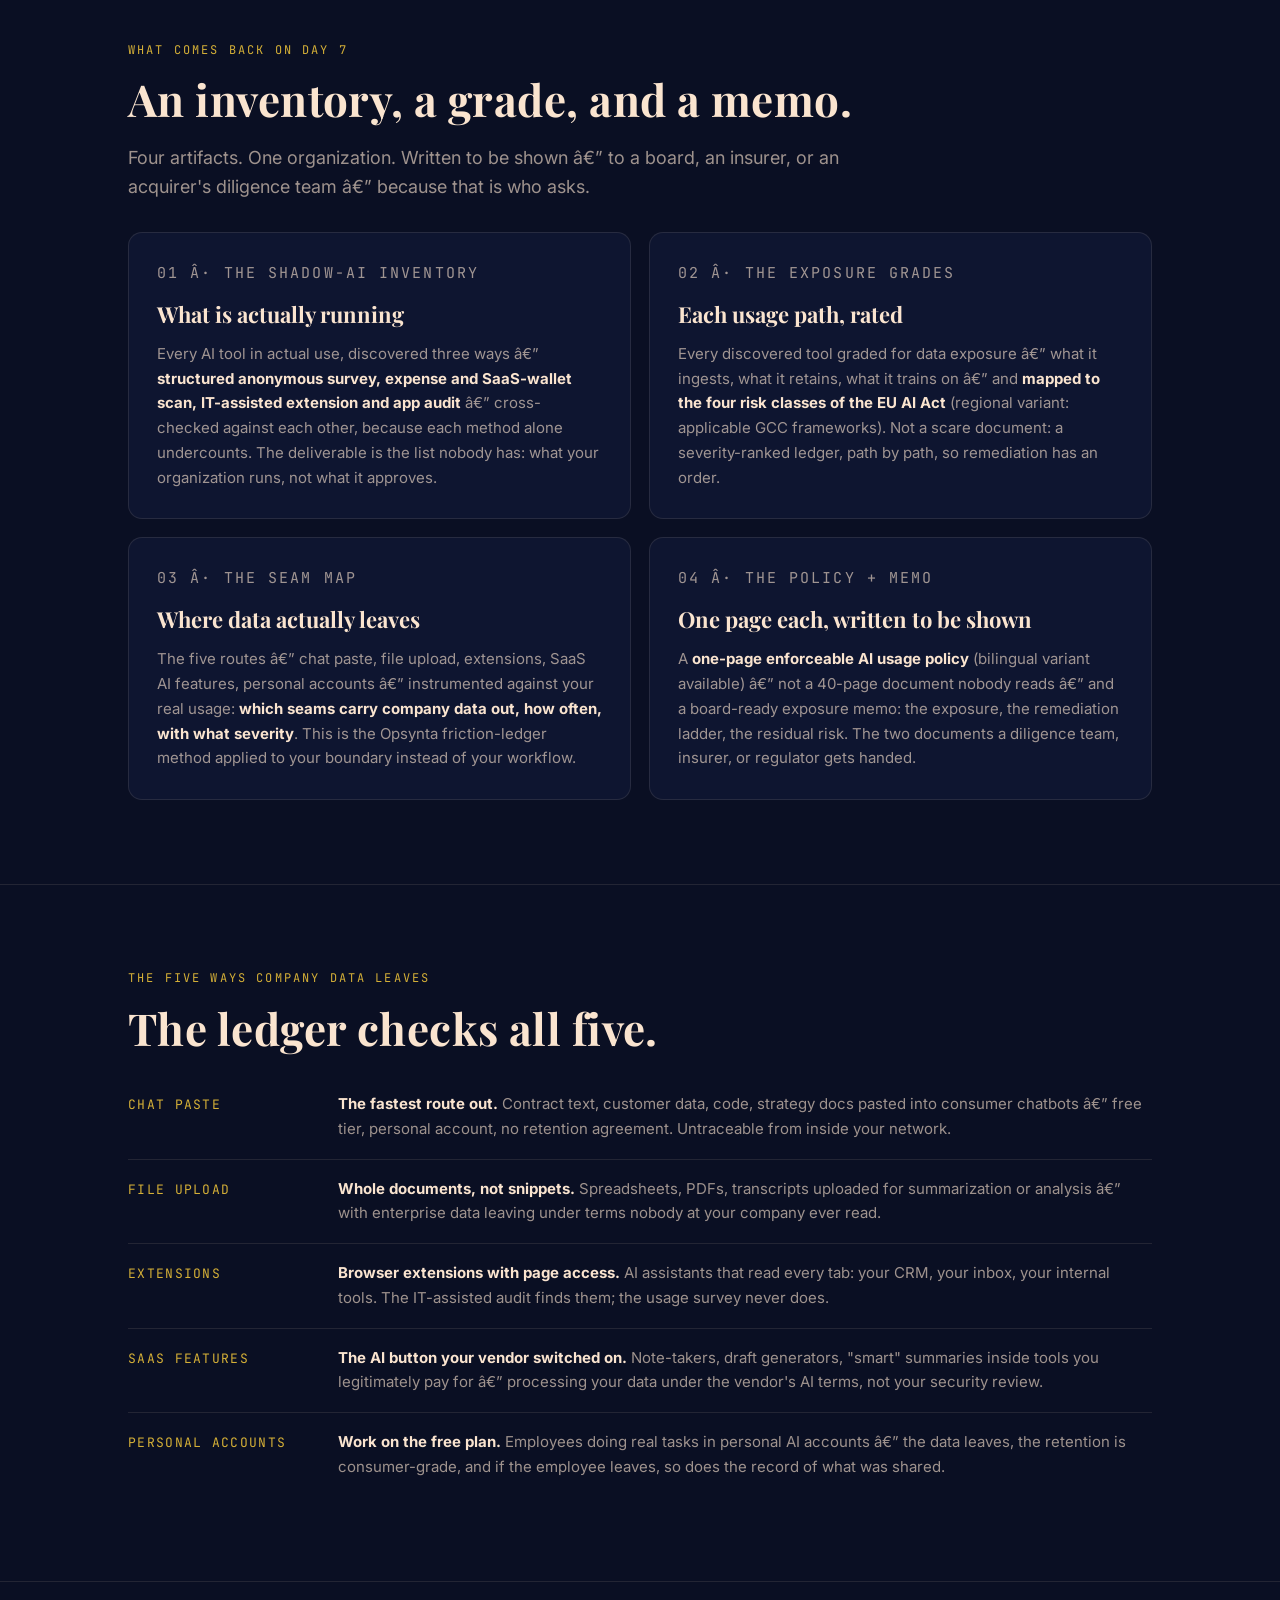
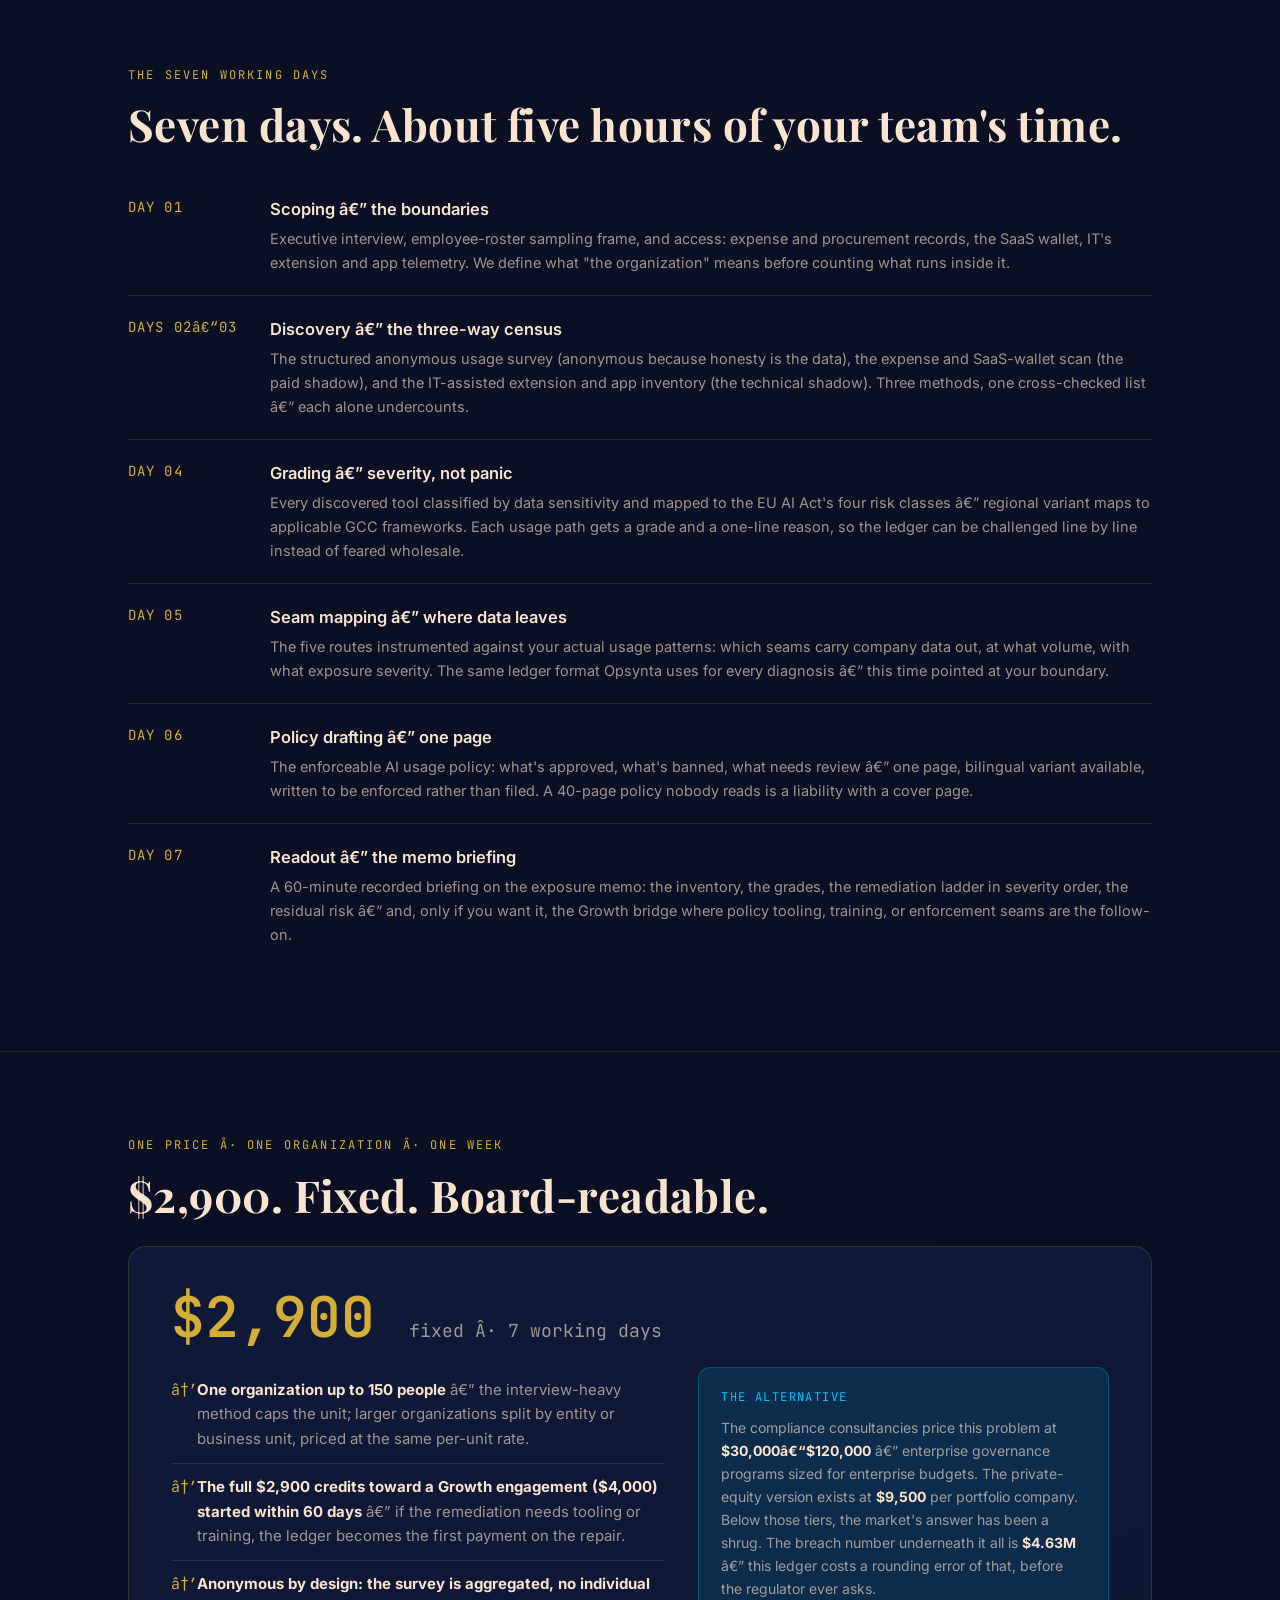
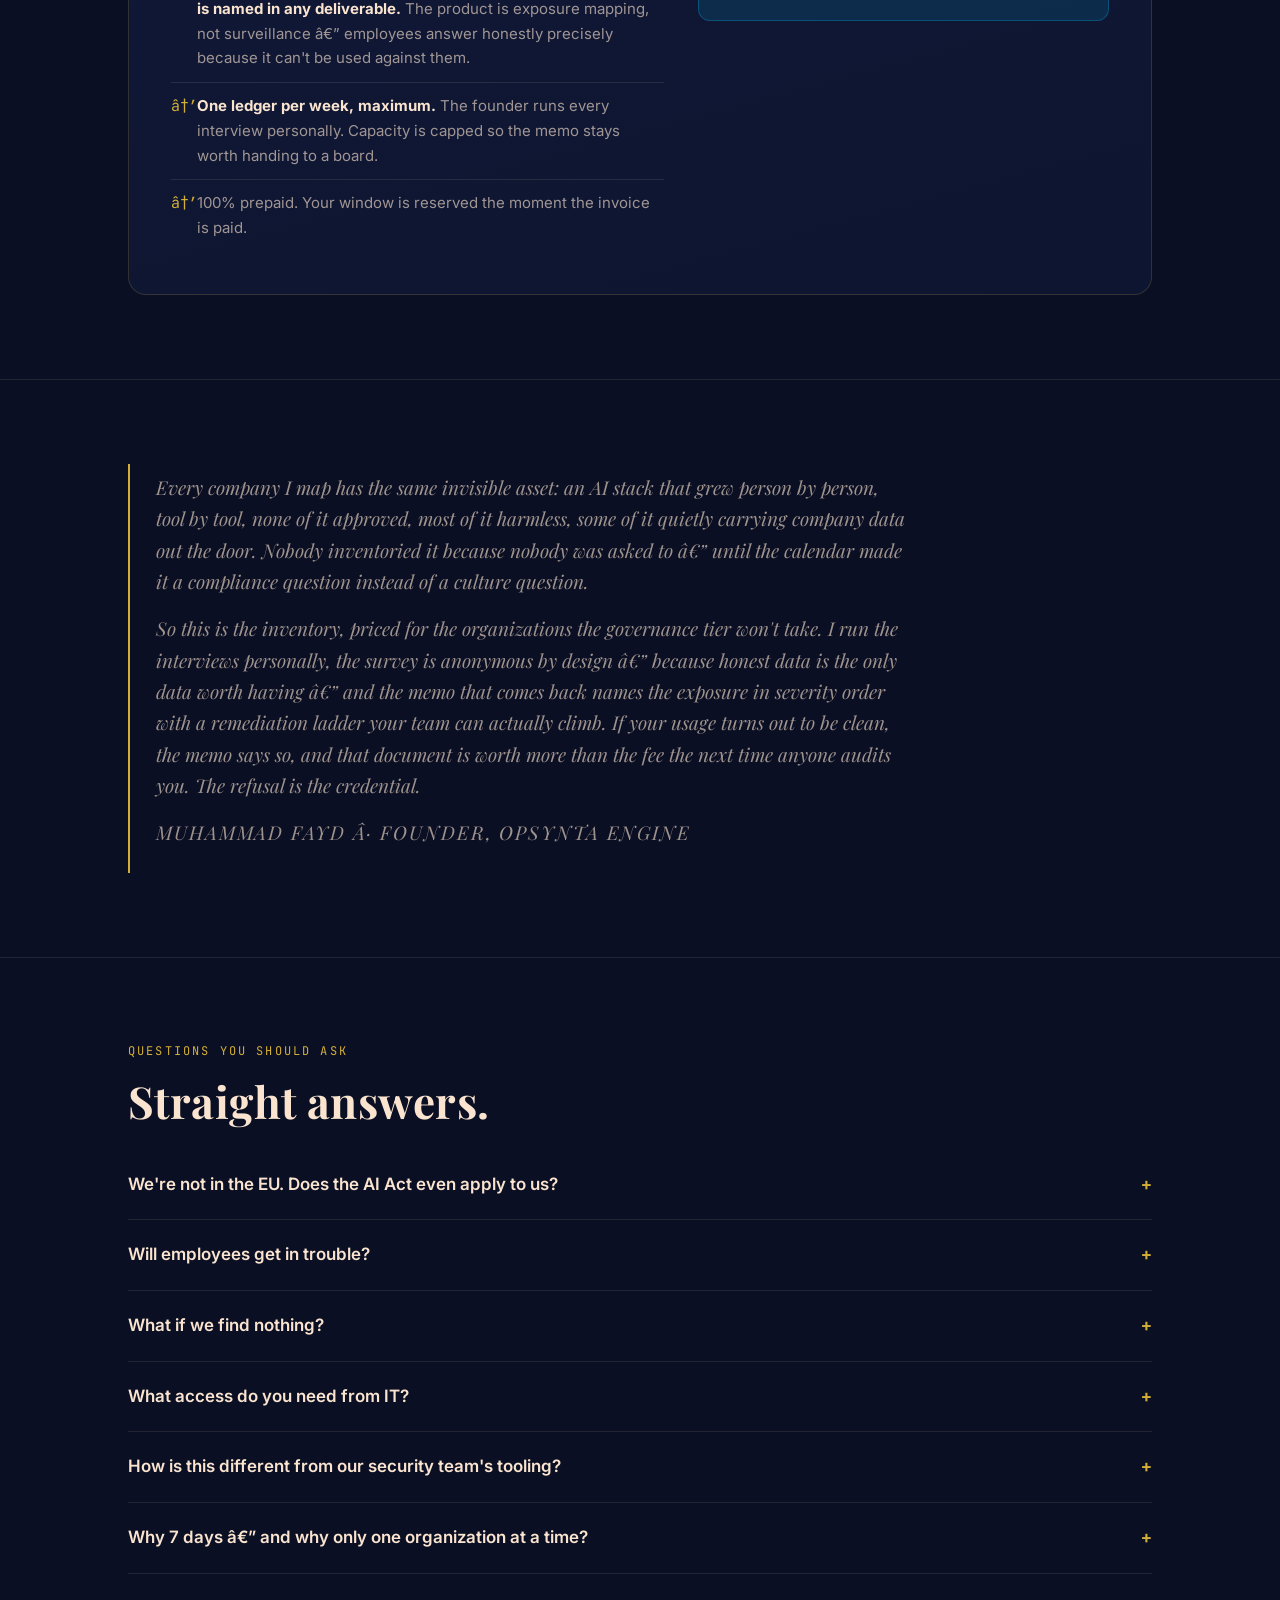
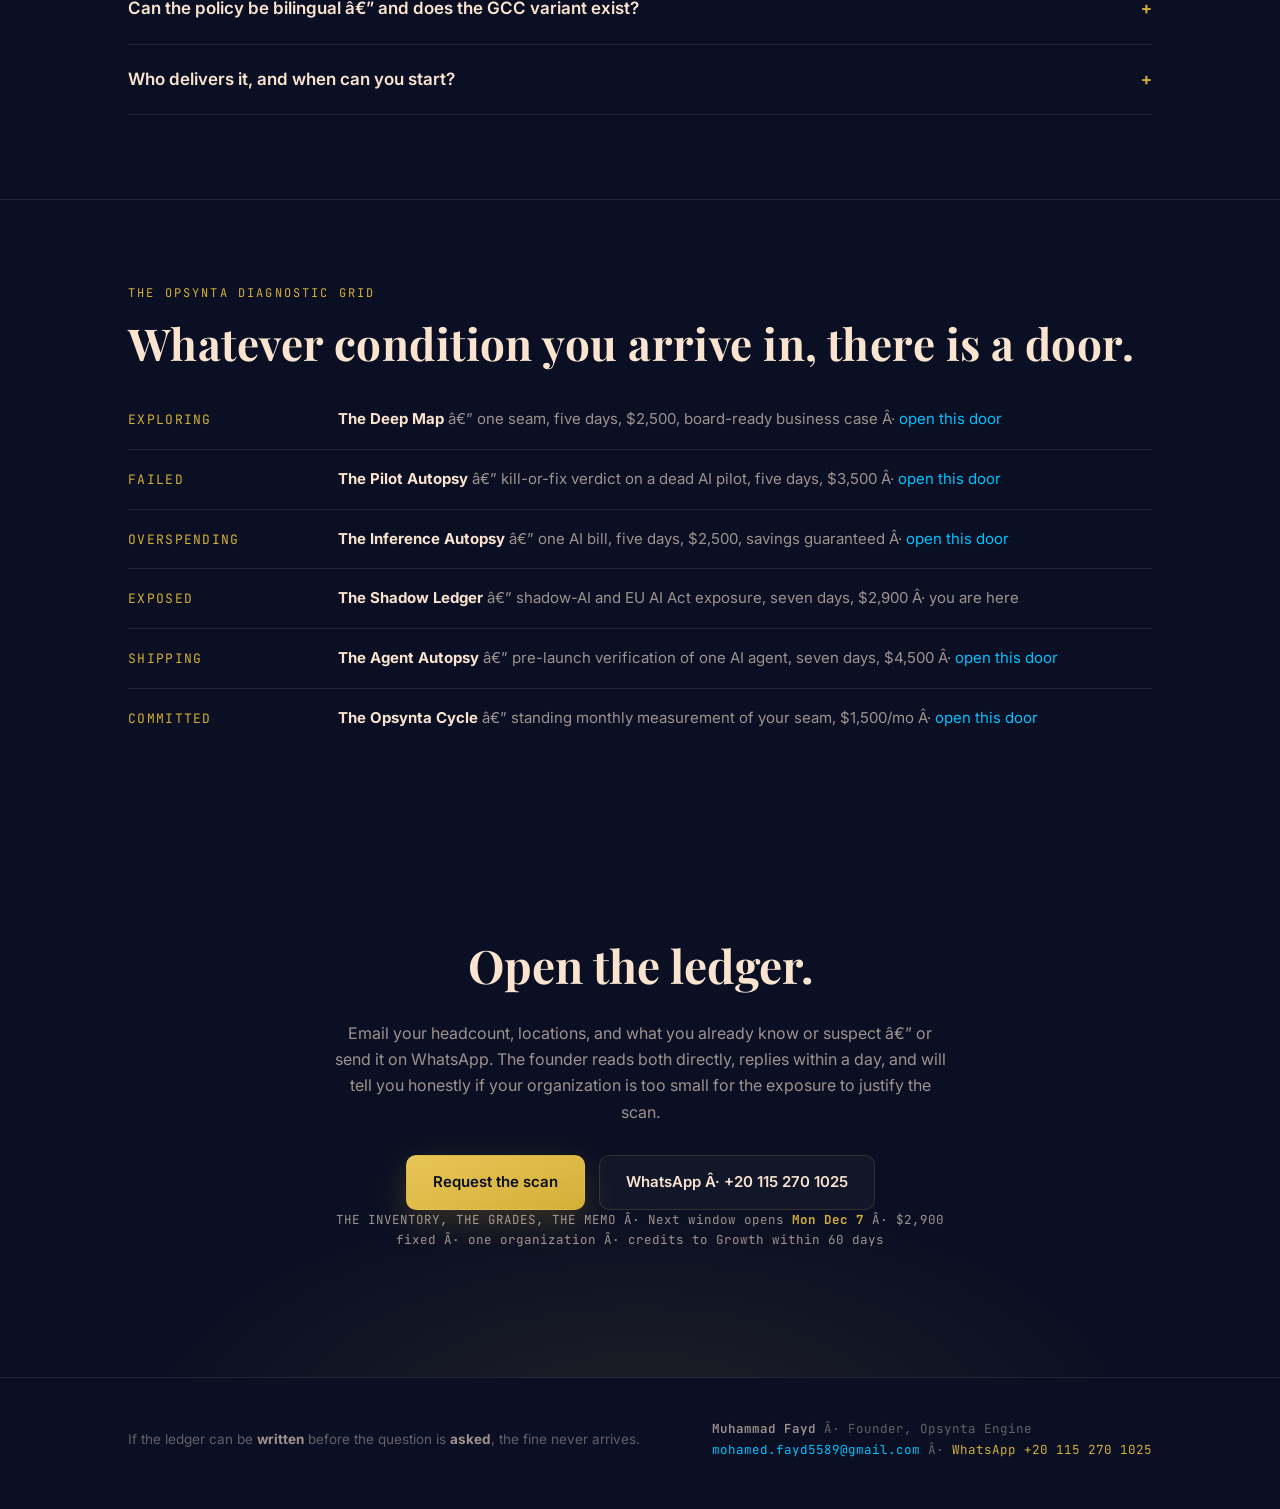
<file: shadow_ledger.html>
<!DOCTYPE html>
<html lang="en">
<head>
  <meta charset="UTF-8" />
  <meta name="viewport" content="width=device-width, initial-scale=1.0" />
  <title>The Shadow Ledger â€” Opsynta Engine</title>
  <meta name="description" content="55â€“78% of employees use AI tools their company never approved. The EU AI Act's obligations carry fines up to â‚¬15M or 3% of turnover. The Shadow Ledger is the SMB exposure audit the $30Kâ€“$120K consultancies won't run: seven working days, $2,900 fixed â€” the inventory, the exposure grades, and the board-ready memo." />
  <meta property="og:title" content="The Shadow Ledger â€” Opsynta Engine" />
  <meta property="og:description" content="Your people are feeding company data into AI tools you never approved. Seven days, $2,900 fixed: the shadow-AI inventory, exposure grades against the EU AI Act risk classes, and a board-ready memo written to be shown." />
  <meta property="og:type" content="website" />
    <meta property="og:image" content="https://muhammad-fayd.github.io/opsynta-engine-website/assets/og-shadow.png" />
    <meta property="og:image:width" content="1200" />
    <meta property="og:image:height" content="630" />
    <meta property="og:image:alt" content="Opsynta â€” the six-door Diagnostic Grid, this door highlighted" />
    <meta name="twitter:card" content="summary_large_image" />

  <link rel="preconnect" href="https://fonts.googleapis.com" />
  <link rel="preconnect" href="https://fonts.gstatic.com" crossorigin />
  <link href="https://fonts.googleapis.com/css2?family=Inter:wght@400;500;600;700;800&family=JetBrains+Mono:wght@400;500;600&family=Playfair+Display:ital,wght@0,400;0,500;0,600;0,700;0,800;0,900;1,400;1,600;1,700&display=swap" rel="stylesheet" />
  <link rel="icon" type="image/svg+xml" href="data:image/svg+xml,%3Csvg xmlns='http://www.w3.org/2000/svg' viewBox='0 0 64 64'%3E%3Ccircle cx='32' cy='32' r='28' fill='%230A0F23'/%3E%3Ccircle cx='32' cy='32' r='10' fill='%23D4AF37'/%3E%3Cpath d='M18 40 L32 16 L46 40' fill='none' stroke='%23FAE4CF' stroke-width='2.5'/%3E%3C/svg%3E" />
  <style>
    /* ============ DUSK ATLAS â€” self-contained (no stylesheet dependency) ============ */
    :root {
      --navy: #0A0F23; --panel: #0E1530; --panel-2: #101938;
      --peach: #FAE4CF; --peach-dim: rgba(250,228,207,.62); --peach-faint: rgba(250,228,207,.38);
      --gold: #D4AF37; --gold-dim: rgba(212,175,55,.16); --gold-bright: #E8C558;
      --cyan: #00C2FF; --cyan-dim: rgba(0,194,255,.12);
      --line: rgba(212,175,55,.18); --line-soft: rgba(250,228,207,.10);
      --serif: "Playfair Display", Georgia, serif;
      --sans: "Inter", -apple-system, "Segoe UI", Arial, sans-serif;
      --mono: "JetBrains Mono", "SFMono-Regular", Consolas, monospace;
    }
    * { margin: 0; padding: 0; box-sizing: border-box; }
    html { scroll-behavior: smooth; }
    body { background: var(--navy); color: var(--peach); font-family: var(--sans); font-size: 16px; line-height: 1.65; -webkit-font-smoothing: antialiased; }
    .container { max-width: 1080px; margin: 0 auto; padding: 0 28px; }
    a { color: var(--cyan); text-decoration: none; }
    .mono { font-family: var(--mono); }
    .gold { color: var(--gold); }
    .section { padding: 84px 0; border-top: 1px solid var(--line-soft); }
    .section-tag { font-family: var(--mono); font-size: 12px; letter-spacing: .18em; text-transform: uppercase; color: var(--gold); margin-bottom: 14px; }
    h2.display { font-family: var(--serif); font-weight: 700; font-size: clamp(30px, 4.4vw, 44px); line-height: 1.14; letter-spacing: .01em; margin-bottom: 18px; }
    .lead { color: var(--peach-dim); font-size: 18px; max-width: 760px; }
    .lead strong, .body-copy strong { color: var(--peach); font-weight: 600; }

    /* ---------- header ---------- */
    .dm-header { border-bottom: 1px solid var(--line-soft); background: rgba(10,15,35,.92); position: sticky; top: 0; z-index: 50; backdrop-filter: blur(8px); }
    .dm-header-inner { display: flex; align-items: center; justify-content: space-between; gap: 18px; padding: 16px 0; }
    .logo-chip { display: flex; align-items: center; gap: 11px; }
    .logo-mark { width: 34px; height: 34px; }
    .logo-word { font-family: var(--mono); font-weight: 600; letter-spacing: .26em; font-size: 15px; color: var(--peach); }
    .dm-nav { display: flex; gap: 22px; align-items: center; font-size: 14px; }
    .dm-nav a { color: var(--peach-dim); }
    .dm-nav a:hover { color: var(--peach); }
    .dm-nav a.active { color: var(--gold); }
    @media (max-width: 720px) { .dm-nav { display: none; } }

    /* ---------- hero ---------- */
    .hero { padding: 96px 0 84px; background:
      radial-gradient(1100px 520px at 78% -8%, rgba(0,194,255,.07), transparent 60%),
      radial-gradient(900px 480px at 8% 6%, rgba(212,175,55,.08), transparent 55%); }
    .eyebrow { display: flex; flex-wrap: wrap; gap: 10px; margin-bottom: 22px; }
    .pill { font-family: var(--mono); font-size: 11.5px; letter-spacing: .16em; text-transform: uppercase; color: var(--gold); border: 1px solid var(--gold-dim); background: var(--gold-dim); padding: 7px 13px; border-radius: 999px; }
    .pill-meta { color: var(--peach-dim); border-color: var(--line-soft); background: rgba(250,228,207,.05); }
    h1.hero-title { font-family: var(--serif); font-weight: 800; font-size: clamp(38px, 6vw, 62px); line-height: 1.08; letter-spacing: .005em; margin-bottom: 22px; }
    .hero-title em { font-style: italic; color: var(--gold); }
    .score-line { font-family: var(--mono); font-size: 13px; color: var(--cyan); border-left: 2px solid var(--cyan-dim); padding: 6px 0 6px 14px; margin: 18px 0 4px; display: none; }
    .hero-cta { display: flex; flex-wrap: wrap; gap: 14px; margin: 34px 0 10px; }
    .btn { display: inline-block; font-family: var(--sans); font-weight: 600; font-size: 15px; padding: 14px 26px; border-radius: 10px; border: 1px solid transparent; cursor: pointer; }
    .btn-gold { background: linear-gradient(160deg, var(--gold-bright), var(--gold)); color: #0A0F23; box-shadow: 0 12px 34px rgba(212,175,55,.22); }
    .btn-gold:hover { filter: brightness(1.06); }
    .btn-outline { border-color: var(--line); color: var(--peach); background: rgba(250,228,207,.03); }
    .btn-outline:hover { border-color: var(--gold); }
    .hero-capacity { font-family: var(--mono); font-size: 12.5px; color: var(--peach-faint); margin-top: 16px; }
    .hero-capacity b { color: var(--gold); font-weight: 600; }

    /* ---------- stats band ---------- */
    .stats-band { display: grid; grid-template-columns: repeat(3, 1fr); gap: 16px; margin-top: 42px; }
    .stat-card { background: var(--panel); border: 1px solid var(--line-soft); border-radius: 12px; padding: 22px 24px; }
    .stat-number { font-family: var(--mono); font-size: 34px; font-weight: 600; color: var(--gold); line-height: 1.1; }
    .stat-label { font-size: 13px; color: var(--peach-dim); margin-top: 8px; }
    .stat-src { font-family: var(--mono); font-size: 10.5px; color: var(--peach-faint); margin-top: 10px; letter-spacing: .04em; }
    @media (max-width: 820px) { .stats-band { grid-template-columns: 1fr; } }

    /* ---------- deliverables ---------- */
    .grid-2 { display: grid; grid-template-columns: 1fr 1fr; gap: 18px; }
    @media (max-width: 820px) { .grid-2 { grid-template-columns: 1fr; } }
    .deliv-card { background: var(--panel); border: 1px solid var(--line-soft); border-radius: 14px; padding: 28px; }
    .deliv-num { font-family: var(--mono); font-size: 12px; color: var(--cyan); letter-spacing: .14em; margin-bottom: 10px; }
    .deliv-card h3 { font-family: var(--serif); font-size: 22px; font-weight: 700; margin-bottom: 10px; }
    .deliv-card p { color: var(--peach-dim); font-size: 15px; }
    .deliv-card p strong { color: var(--peach); }

    /* ---------- timeline ---------- */
    .day-row { display: grid; grid-template-columns: 120px 1fr; gap: 22px; padding: 20px 0; border-bottom: 1px solid var(--line-soft); }
    .day-row:last-child { border-bottom: none; }
    .day-tag { font-family: var(--mono); color: var(--gold); font-size: 14px; letter-spacing: .08em; }
    .day-body h4 { font-size: 16.5px; font-weight: 600; color: var(--peach); }
    .day-body p { color: var(--peach-dim); font-size: 14.5px; margin-top: 4px; }
    @media (max-width: 640px) { .day-row { grid-template-columns: 1fr; gap: 6px; } }

    /* ---------- pricing ---------- */
    .price-panel { background: linear-gradient(165deg, var(--panel-2), var(--panel)); border: 1px solid var(--line); border-radius: 18px; padding: 42px; margin-top: 26px; }
    .price-figure { font-family: var(--mono); font-size: 56px; font-weight: 600; color: var(--gold); line-height: 1; }
    .price-figure span { font-size: 18px; color: var(--peach-dim); font-weight: 400; }
    .price-cols { display: grid; grid-template-columns: 1.2fr 1fr; gap: 34px; margin-top: 22px; }
    @media (max-width: 820px) { .price-cols { grid-template-columns: 1fr; } .price-panel { padding: 30px 24px; } }
    .price-notes { list-style: none; }
    .price-notes li { padding: 11px 0 11px 26px; position: relative; color: var(--peach-dim); font-size: 15px; border-bottom: 1px solid var(--line-soft); }
    .price-notes li:last-child { border-bottom: none; }
    .price-notes li::before { content: "â†’"; position: absolute; left: 0; color: var(--gold); font-family: var(--mono); }
    .price-notes li strong { color: var(--peach); }
    .price-anchor { background: var(--cyan-dim); border: 1px solid rgba(0,194,255,.25); border-radius: 12px; padding: 20px 22px; font-size: 14px; color: var(--peach-dim); align-self: start; }
    .price-anchor .mono { color: var(--cyan); font-size: 12px; letter-spacing: .12em; text-transform: uppercase; display: block; margin-bottom: 8px; }
    .price-anchor strong { color: var(--peach); }

    /* ---------- routes ---------- */
    .vert-row { display: grid; grid-template-columns: 190px 1fr; gap: 20px; padding: 17px 0; border-bottom: 1px solid var(--line-soft); align-items: baseline; }
    .vert-row:last-child { border-bottom: none; }
    .vert-name { font-family: var(--mono); font-size: 13px; color: var(--gold); letter-spacing: .1em; text-transform: uppercase; }
    .vert-seam { color: var(--peach-dim); font-size: 15px; }
    .vert-seam strong { color: var(--peach); }
    @media (max-width: 640px) { .vert-row { grid-template-columns: 1fr; gap: 4px; } }

    /* ---------- founder ---------- */
    .founder-note { max-width: 780px; border-left: 2px solid var(--gold); padding: 8px 0 8px 26px; }
    .founder-note p { font-family: var(--serif); font-style: italic; font-size: 19px; color: var(--peach-dim); margin-bottom: 16px; }
    .founder-sig { font-family: var(--mono); font-size: 13px; color: var(--gold); letter-spacing: .1em; }

    /* ---------- FAQ ---------- */
    .faq-item { border-bottom: 1px solid var(--line-soft); }
    .faq-item summary { cursor: pointer; padding: 20px 0; font-size: 17px; font-weight: 600; color: var(--peach); list-style: none; display: flex; justify-content: space-between; gap: 18px; }
    .faq-item summary::after { content: "+"; font-family: var(--mono); color: var(--gold); font-size: 18px; }
    .faq-item[open] summary::after { content: "â€“"; }
    .faq-item .faq-a { padding: 0 0 22px; color: var(--peach-dim); font-size: 15px; max-width: 820px; }
    .faq-item .faq-a strong { color: var(--peach); }

    /* ---------- final CTA ---------- */
    .final-cta { text-align: center; padding: 96px 0; background:
      radial-gradient(760px 360px at 50% 110%, rgba(212,175,55,.10), transparent 65%); }
    .final-cta h2 { font-family: var(--serif); font-size: clamp(30px, 4.6vw, 46px); font-weight: 700; margin-bottom: 16px; }
    .final-cta p { color: var(--peach-dim); max-width: 620px; margin: 0 auto 30px; }
    .cta-row { display: flex; flex-wrap: wrap; gap: 14px; justify-content: center; }
    .slot-line { font-family: var(--mono); font-size: 12.5px; color: var(--peach-faint); margin-top: 22px; }
    .slot-line b { color: var(--gold); }

    /* ---------- footer ---------- */
    .dm-footer { border-top: 1px solid var(--line-soft); padding: 40px 0 48px; }
    .dm-footer .container { display: flex; flex-wrap: wrap; gap: 26px; justify-content: space-between; align-items: center; }
    .footer-slogan { font-size: 13.5px; color: var(--peach-faint); }
    .footer-slogan strong { color: var(--peach-dim); }
    .sig-name { font-family: var(--mono); font-size: 12.5px; line-height: 1.7; color: var(--peach-faint); }
    .sig-name .peach-strong { color: var(--peach-dim); font-weight: 600; }
    .sig-name a { color: var(--cyan); }
    .sig-name .gold-tel { color: var(--gold); }
  </style>
</head>
<body>

  <!-- ============ HEADER ============ -->
  <header class="dm-header">
    <div class="container dm-header-inner">
      <a class="logo-chip" href="index.html" aria-label="Opsynta Engine home">
        <svg class="logo-mark" viewBox="0 0 40 40" role="img" aria-hidden="true">
          <defs>
            <radialGradient id="sphereGradSH" cx="35%" cy="30%" r="75%">
              <stop offset="0%" stop-color="#F5E6C8"/>
              <stop offset="45%" stop-color="#D4AF37"/>
              <stop offset="100%" stop-color="#8C6D1F"/>
            </radialGradient>
          </defs>
          <circle cx="20" cy="20" r="17" fill="url(#sphereGradSH)"/>
          <ellipse cx="20" cy="20" rx="15" ry="6" fill="none" stroke="#0A0F23" stroke-width="1.4" transform="rotate(28 20 20)" opacity="0.55"/>
          <ellipse cx="20" cy="20" rx="15" ry="6" fill="none" stroke="#0A0F23" stroke-width="1.4" transform="rotate(-52 20 20)" opacity="0.35"/>
          <circle cx="13" cy="12" r="3.2" fill="#FAE4CF" opacity="0.9"/>
        </svg>
        <span class="logo-word">OPSYNTA</span>
      </a>
      <nav class="dm-nav" aria-label="Shadow Ledger">
        <a href="autopsy.html">The Process Autopsy</a>
        <a href="deepmap.html">The Deep Map</a>
        <a href="shadow_ledger.html" class="active">The Shadow Ledger</a>
        <a href="shadow_ledger.html#grid">The Grid</a>
        <a href="index.html#pricing">Pricing</a>
      </nav>
    </div>
  </header>

  <main>

    <!-- ============ HERO ============ -->
    <section class="hero">
      <div class="container">
        <p class="eyebrow">
          <span class="pill">Opsynta Â· The Shadow Ledger</span>
          <span class="pill pill-meta">7 working days Â· one organization</span>
          <span class="pill pill-meta">$2,900 fixed</span>
        </p>
        <h1 class="hero-title">Your people use AI tools<br />you never approved. <em>Since August 2, that's a fine risk.</em></h1>
        <p class="lead">The research consensus is 55â€“78%: more than half of employees feed company data into unsanctioned AI tools â€” chatbots, browser extensions, "free" SaaS features, personal accounts. Most of it is harmless productivity. Some of it is <strong>company data leaving the building</strong>, unlogged, uninsured, and â€” since the EU AI Act's obligations went live on 2 August 2026 â€” carrying fines up to <strong>â‚¬15M or 3% of global turnover</strong>. The compliance consultancies will investigate this for $30,000â€“$120,000. The Shadow Ledger is the mid-market version: seven days, one organization, the inventory, the exposure grades, and the memo your board â€” or your acquirer's diligence team â€” can actually read.</p>
        <p class="score-line mono" id="scoreLine"></p>
        <div class="hero-cta">
          <a class="btn btn-gold" href="mailto:mohamed.fayd5589@gmail.com?subject=Shadow%20Ledger%20%E2%80%94%20the%20scan&body=Hi%20Muhammad%2C%0A%0AWe%20want%20the%20scan%3A%0A%0ACompany%3A%0AHeadcount%20and%20locations%3A%0AWhat%20we%20already%20know%20or%20suspect%20about%20AI%20usage%3A%0A%0A%E2%80%94%20%5Bname%5D">Request the scan</a>
          <a class="btn btn-outline" href="https://wa.me/201152701025" target="_blank" rel="noopener">WhatsApp Â· +20 115 270 1025</a>
        </div>
        <p class="hero-capacity">One ledger per week. Next window opens <b id="nextSlot">Monday</b>. The full fee credits toward a Growth start within 60 days.</p>
      </div>
    </section>

    <!-- ============ THE QUESTION ============ -->
    <section class="section" id="question">
      <div class="container">
        <p class="section-tag">The question boards started asking after August 2</p>
        <h2 class="display">"Do we actually know what our people are using?"</h2>
        <p class="lead body-copy" style="margin-bottom: 8px;">Nobody wanted this question. AI enthusiasm arrived at your company years before AI governance â€” tools were adopted by individuals, paid for on personal cards or expensed as "software," and never inventoried. The question is no longer cultural ("should we allow it?") but factual: <strong>which tools, which data, which exposure</strong>. The Shadow Ledger answers it with evidence in seven days, at a price the $30Kâ€“$120K tier never offered you.</p>
        <div class="stats-band">
          <div class="stat-card">
            <p class="stat-number">55â€“78%</p>
            <p class="stat-label">of employees use unsanctioned AI tools at work â€” the research consensus across multiple 2024â€“26 studies; your number is knowable, not guessable</p>
            <p class="stat-src">shadow-AI research consensus, 2024â€“26</p>
          </div>
          <div class="stat-card">
            <p class="stat-number">â‚¬15M / 3%</p>
            <p class="stat-label">the EU AI Act penalty ceiling â€” whichever is higher â€” with high-risk obligations live since 2 August 2026 and extraterritorial reach you shouldn't assume you escape</p>
            <p class="stat-src">EU AI Act, in force 2026</p>
          </div>
          <div class="stat-card">
            <p class="stat-number">$4.63M</p>
            <p class="stat-label">the average cost of a data breach in 2025 â€” shadow AI is a named contributor: data that left through a tool nobody logged, nobody approved, nobody can recall</p>
            <p class="stat-src">IBM Cost of a Data Breach, 2025</p>
          </div>
        </div>
      </div>
    </section>

    <!-- ============ WHAT COMES BACK ============ -->
    <section class="section" id="deliverables">
      <div class="container">
        <p class="section-tag">What comes back on Day 7</p>
        <h2 class="display">An inventory, a grade, and a memo.</h2>
        <p class="lead body-copy" style="margin-bottom: 30px;">Four artifacts. One organization. Written to be shown â€” to a board, an insurer, or an acquirer's diligence team â€” because that is who asks.</p>
        <div class="grid-2">
          <div class="deliv-card">
            <p class="deliv-num">01 Â· THE SHADOW-AI INVENTORY</p>
            <h3>What is actually running</h3>
            <p>Every AI tool in actual use, discovered three ways â€” <strong>structured anonymous survey, expense and SaaS-wallet scan, IT-assisted extension and app audit</strong> â€” cross-checked against each other, because each method alone undercounts. The deliverable is the list nobody has: what your organization runs, not what it approves.</p>
          </div>
          <div class="deliv-card">
            <p class="deliv-num">02 Â· THE EXPOSURE GRADES</p>
            <h3>Each usage path, rated</h3>
            <p>Every discovered tool graded for data exposure â€” what it ingests, what it retains, what it trains on â€” and <strong>mapped to the four risk classes of the EU AI Act</strong> (regional variant: applicable GCC frameworks). Not a scare document: a severity-ranked ledger, path by path, so remediation has an order.</p>
          </div>
          <div class="deliv-card">
            <p class="deliv-num">03 Â· THE SEAM MAP</p>
            <h3>Where data actually leaves</h3>
            <p>The five routes â€” chat paste, file upload, extensions, SaaS AI features, personal accounts â€” instrumented against your real usage: <strong>which seams carry company data out, how often, with what severity</strong>. This is the Opsynta friction-ledger method applied to your boundary instead of your workflow.</p>
          </div>
          <div class="deliv-card">
            <p class="deliv-num">04 Â· THE POLICY + MEMO</p>
            <h3>One page each, written to be shown</h3>
            <p>A <strong>one-page enforceable AI usage policy</strong> (bilingual variant available) â€” not a 40-page document nobody reads â€” and a board-ready exposure memo: the exposure, the remediation ladder, the residual risk. The two documents a diligence team, insurer, or regulator gets handed.</p>
          </div>
        </div>
      </div>
    </section>

    <!-- ============ FIVE ROUTES ============ -->
    <section class="section" id="routes">
      <div class="container">
        <p class="section-tag">The five ways company data leaves</p>
        <h2 class="display">The ledger checks all five.</h2>
        <div style="margin-top: 22px;">
          <div class="vert-row">
            <p class="vert-name">Chat paste</p>
            <p class="vert-seam"><strong>The fastest route out.</strong> Contract text, customer data, code, strategy docs pasted into consumer chatbots â€” free tier, personal account, no retention agreement. Untraceable from inside your network.</p>
          </div>
          <div class="vert-row">
            <p class="vert-name">File upload</p>
            <p class="vert-seam"><strong>Whole documents, not snippets.</strong> Spreadsheets, PDFs, transcripts uploaded for summarization or analysis â€” with enterprise data leaving under terms nobody at your company ever read.</p>
          </div>
          <div class="vert-row">
            <p class="vert-name">Extensions</p>
            <p class="vert-seam"><strong>Browser extensions with page access.</strong> AI assistants that read every tab: your CRM, your inbox, your internal tools. The IT-assisted audit finds them; the usage survey never does.</p>
          </div>
          <div class="vert-row">
            <p class="vert-name">SaaS features</p>
            <p class="vert-seam"><strong>The AI button your vendor switched on.</strong> Note-takers, draft generators, "smart" summaries inside tools you legitimately pay for â€” processing your data under the vendor's AI terms, not your security review.</p>
          </div>
          <div class="vert-row">
            <p class="vert-name">Personal accounts</p>
            <p class="vert-seam"><strong>Work on the free plan.</strong> Employees doing real tasks in personal AI accounts â€” the data leaves, the retention is consumer-grade, and if the employee leaves, so does the record of what was shared.</p>
          </div>
        </div>
      </div>
    </section>

    <!-- ============ THE SEVEN DAYS ============ -->
    <section class="section" id="process">
      <div class="container">
        <p class="section-tag">The seven working days</p>
        <h2 class="display">Seven days. About five hours of your team's time.</h2>
        <div style="margin-top: 26px;">
          <div class="day-row">
            <p class="day-tag">DAY 01</p>
            <div class="day-body">
              <h4>Scoping â€” the boundaries</h4>
              <p>Executive interview, employee-roster sampling frame, and access: expense and procurement records, the SaaS wallet, IT's extension and app telemetry. We define what "the organization" means before counting what runs inside it.</p>
            </div>
          </div>
          <div class="day-row">
            <p class="day-tag">DAYS 02â€“03</p>
            <div class="day-body">
              <h4>Discovery â€” the three-way census</h4>
              <p>The structured anonymous usage survey (anonymous because honesty is the data), the expense and SaaS-wallet scan (the paid shadow), and the IT-assisted extension and app inventory (the technical shadow). Three methods, one cross-checked list â€” each alone undercounts.</p>
            </div>
          </div>
          <div class="day-row">
            <p class="day-tag">DAY 04</p>
            <div class="day-body">
              <h4>Grading â€” severity, not panic</h4>
              <p>Every discovered tool classified by data sensitivity and mapped to the EU AI Act's four risk classes â€” regional variant maps to applicable GCC frameworks. Each usage path gets a grade and a one-line reason, so the ledger can be challenged line by line instead of feared wholesale.</p>
            </div>
          </div>
          <div class="day-row">
            <p class="day-tag">DAY 05</p>
            <div class="day-body">
              <h4>Seam mapping â€” where data leaves</h4>
              <p>The five routes instrumented against your actual usage patterns: which seams carry company data out, at what volume, with what exposure severity. The same ledger format Opsynta uses for every diagnosis â€” this time pointed at your boundary.</p>
            </div>
          </div>
          <div class="day-row">
            <p class="day-tag">DAY 06</p>
            <div class="day-body">
              <h4>Policy drafting â€” one page</h4>
              <p>The enforceable AI usage policy: what's approved, what's banned, what needs review â€” one page, bilingual variant available, written to be enforced rather than filed. A 40-page policy nobody reads is a liability with a cover page.</p>
            </div>
          </div>
          <div class="day-row">
            <p class="day-tag">DAY 07</p>
            <div class="day-body">
              <h4>Readout â€” the memo briefing</h4>
              <p>A 60-minute recorded briefing on the exposure memo: the inventory, the grades, the remediation ladder in severity order, the residual risk â€” and, only if you want it, the Growth bridge where policy tooling, training, or enforcement seams are the follow-on.</p>
            </div>
          </div>
        </div>
      </div>
    </section>

    <!-- ============ PRICING ============ -->
    <section class="section" id="price">
      <div class="container">
        <p class="section-tag">One price Â· one organization Â· one week</p>
        <h2 class="display">$2,900. Fixed. Board-readable.</h2>
        <div class="price-panel">
          <p class="price-figure">$2,900 <span>fixed Â· 7 working days</span></p>
          <div class="price-cols">
            <ul class="price-notes">
              <li><strong>One organization up to 150 people</strong> â€” the interview-heavy method caps the unit; larger organizations split by entity or business unit, priced at the same per-unit rate.</li>
              <li><strong>The full $2,900 credits toward a Growth engagement ($4,000) started within 60 days</strong> â€” if the remediation needs tooling or training, the ledger becomes the first payment on the repair.</li>
              <li><strong>Anonymous by design: the survey is aggregated, no individual is named in any deliverable.</strong> The product is exposure mapping, not surveillance â€” employees answer honestly precisely because it can't be used against them.</li>
              <li><strong>One ledger per week, maximum.</strong> The founder runs every interview personally. Capacity is capped so the memo stays worth handing to a board.</li>
              <li>100% prepaid. Your window is reserved the moment the invoice is paid.</li>
            </ul>
            <aside class="price-anchor">
              <span class="mono">The alternative</span>
              The compliance consultancies price this problem at <strong>$30,000â€“$120,000</strong> â€” enterprise governance programs sized for enterprise budgets. The private-equity version exists at <strong>$9,500</strong> per portfolio company. Below those tiers, the market's answer has been a shrug. The breach number underneath it all is <strong>$4.63M</strong> â€” this ledger costs a rounding error of that, before the regulator ever asks.
            </aside>
          </div>
        </div>
      </div>
    </section>

    <!-- ============ FOUNDER NOTE ============ -->
    <section class="section" id="founder">
      <div class="container">
        <div class="founder-note">
          <p>Every company I map has the same invisible asset: an AI stack that grew person by person, tool by tool, none of it approved, most of it harmless, some of it quietly carrying company data out the door. Nobody inventoried it because nobody was asked to â€” until the calendar made it a compliance question instead of a culture question.</p>
          <p>So this is the inventory, priced for the organizations the governance tier won't take. I run the interviews personally, the survey is anonymous by design â€” because honest data is the only data worth having â€” and the memo that comes back names the exposure in severity order with a remediation ladder your team can actually climb. If your usage turns out to be clean, the memo says so, and that document is worth more than the fee the next time anyone audits you. The refusal is the credential.</p>
          <p class="founder-sig">MUHAMMAD FAYD Â· FOUNDER, OPSYNTA ENGINE</p>
        </div>
      </div>
    </section>

    <!-- ============ FAQ ============ -->
    <section class="section" id="faq">
      <div class="container">
        <p class="section-tag">Questions you should ask</p>
        <h2 class="display">Straight answers.</h2>
        <div style="margin-top: 24px;">
          <details class="faq-item">
            <summary>We're not in the EU. Does the AI Act even apply to us?</summary>
            <p class="faq-a">Maybe â€” the Act reaches providers and deployers whose output is used in the EU, and your clients, acquirers, or insurers may apply its standard contractually long before a regulator does. But the honest framing is broader: <strong>the ledger is an exposure map, not just a regulation map</strong>. The $4.63M breach number doesn't check your jurisdiction before it lands. If your exposure is genuinely zero, the memo is a clean bill of health â€” and you'll want that in writing eventually anyway.</p>
          </details>
          <details class="faq-item">
            <summary>Will employees get in trouble?</summary>
            <p class="faq-a">No â€” and structurally so. The survey is <strong>anonymous and aggregated</strong>; no deliverable names an individual. The product is exposure mapping, not surveillance: the whole method depends on honest answers, and honest answers depend on consequences being impossible. What the board receives is "the finance team routes contracts through tool X," never "Sarah does." Culture questions stay cultural; the ledger handles the factual ones.</p>
          </details>
          <details class="faq-item">
            <summary>What if we find nothing?</summary>
            <p class="faq-a">Then you've bought the cheapest clean bill of health on the market â€” a documented, evidence-backed memo that your AI surface is inventoried and controlled, dated and signed. That document has a way of becoming valuable the week an acquirer, insurer, or enterprise client sends a diligence questionnaire. And in the research's 55â€“78% range, "nothing" is the rare outcome; <strong>finding something is the base case, and finding it before an incident is the entire point</strong>.</p>
          </details>
          <details class="faq-item">
            <summary>What access do you need from IT?</summary>
            <p class="faq-a">Read-level cooperation, about three hours of IT time across the week: the extension and app telemetry your MDM or browser management already collects, the SaaS-wallet export from finance, and expense records. <strong>No endpoint agents, no deployment, no credentials stored.</strong> If IT can't assist some days, the survey and expense scans still run â€” the ledger just flags which routes carry wider confidence intervals.</p>
          </details>
          <details class="faq-item">
            <summary>How is this different from our security team's tooling?</summary>
            <p class="faq-a">Security tooling watches the network and the endpoints â€” it sees traffic, not <strong>intent, retention terms, or process</strong>. The ledger grades what the tools can't: that the "free transcription app" processes meetings under consumer terms, that the AI feature your CRM vendor enabled shares data per its updated policy, that the extension reads every page your team opens. Instrumentation tells you something is running; the ledger tells you <strong>what it means</strong>, in risk classes, with a remediation order.</p>
          </details>
          <details class="faq-item">
            <summary>Why 7 days â€” and why only one organization at a time?</summary>
            <p class="faq-a">Because the method is interview-heavy: the anonymous survey needs a real response window, the discovery cross-check needs finance and IT in the loop, and the grading needs the founder reading every usage path personally. Capping at <strong>one ledger per week</strong> is what keeps the memo board-grade instead of template-grade. Larger organizations split into entities or business units â€” same per-unit price, sequenced windows.</p>
          </details>
          <details class="faq-item">
            <summary>Can the policy be bilingual â€” and does the GCC variant exist?</summary>
            <p class="faq-a">Yes. The one-page policy ships in an English/Arabic variant at no extra cost, and the grading framework has a <strong>GCC regional variant</strong> that maps exposure against the applicable regional frameworks (Saudi PDPL-adjacent data rules, UAE data protection law) alongside the EU classes where relevant. The bilingual deliverable is often the one that actually changes behavior â€” a policy your whole workforce can read is a policy your whole workforce can follow.</p>
          </details>
          <details class="faq-item">
            <summary>Who delivers it, and when can you start?</summary>
            <p class="faq-a">The founder â€” personally, which is why capacity is capped at <strong>one ledger per week</strong>. The next window opens <strong id="faqSlot">Monday</strong>; after that, the following week or the waitlist. Payment is 100% on booking, so your window is reserved the moment the invoice is paid.</p>
          </details>
        </div>
      </div>
    </section>

    <!-- ============ DIAGNOSTIC GRID ============ -->
    <section class="section" id="grid">
      <div class="container">
        <p class="section-tag">The Opsynta diagnostic grid</p>
        <h2 class="display">Whatever condition you arrive in, there is a door.</h2>
        <div style="margin-top: 22px;">
          <div class="vert-row">
            <p class="vert-name">Exploring</p>
            <p class="vert-seam"><strong>The Deep Map</strong> â€” one seam, five days, $2,500, board-ready business case Â· <a href="deepmap.html">open this door</a></p>
          </div>
          <div class="vert-row">
            <p class="vert-name">Failed</p>
            <p class="vert-seam"><strong>The Pilot Autopsy</strong> â€” kill-or-fix verdict on a dead AI pilot, five days, $3,500 Â· <a href="pilot_autopsy.html">open this door</a></p>
          </div>
          <div class="vert-row">
            <p class="vert-name">Overspending</p>
            <p class="vert-seam"><strong>The Inference Autopsy</strong> â€” one AI bill, five days, $2,500, savings guaranteed Â· <a href="inference_autopsy.html">open this door</a></p>
          </div>
          <div class="vert-row">
            <p class="vert-name">Exposed</p>
            <p class="vert-seam"><strong>The Shadow Ledger</strong> â€” shadow-AI and EU AI Act exposure, seven days, $2,900 Â· you are here</p>
          </div>
          <div class="vert-row">
            <p class="vert-name">Shipping</p>
            <p class="vert-seam"><strong>The Agent Autopsy</strong> â€” pre-launch verification of one AI agent, seven days, $4,500 Â· <a href="agent_autopsy.html">open this door</a></p>
          </div>
          <div class="vert-row">
            <p class="vert-name">Committed</p>
            <p class="vert-seam"><strong>The Opsynta Cycle</strong> â€” standing monthly measurement of your seam, $1,500/mo Â· <a href="opsynta_cycle.html">open this door</a></p>
          </div>
        </div>
      </div>
    </section>

    <!-- ============ FINAL CTA ============ -->
    <section class="final-cta" id="book">
      <div class="container">
        <h2>Open the ledger.</h2>
        <p>Email your headcount, locations, and what you already know or suspect â€” or send it on WhatsApp. The founder reads both directly, replies within a day, and will tell you honestly if your organization is too small for the exposure to justify the scan.</p>
        <div class="cta-row">
          <a class="btn btn-gold" href="mailto:mohamed.fayd5589@gmail.com?subject=Shadow%20Ledger%20%E2%80%94%20the%20scan&body=Hi%20Muhammad%2C%0A%0AWe%20want%20the%20scan%3A%0A%0ACompany%3A%0AHeadcount%20and%20locations%3A%0AWhat%20we%20already%20know%20or%20suspect%20about%20AI%20usage%3A%0A%0A%E2%80%94%20%5Bname%5D">Request the scan</a>
          <a class="btn btn-outline" href="https://wa.me/201152701025" target="_blank" rel="noopener">WhatsApp Â· +20 115 270 1025</a>
        </div>
        <p class="slot-line">THE INVENTORY, THE GRADES, THE MEMO Â· Next window opens <b id="slotLine">Monday</b> Â· $2,900 fixed Â· one organization Â· credits to Growth within 60 days</p>
      </div>
    </section>

  </main>

  <!-- ============ FOOTER ============ -->
  <footer class="dm-footer">
    <div class="container">
      <p class="footer-slogan">If the ledger can be <strong>written</strong> before the question is <strong>asked</strong>, the fine never arrives.</p>
      <div class="sig-name">
        <p><span class="peach-strong">Muhammad Fayd</span> Â· Founder, Opsynta Engine</p>
        <p><a href="mailto:mohamed.fayd5589@gmail.com">mohamed.fayd5589@gmail.com</a> Â· <a class="gold-tel" href="https://wa.me/201152701025" target="_blank" rel="noopener">WhatsApp +20 115 270 1025</a></p>
      </div>
    </div>
  </footer>

  <script src="js/utm.js"></script>
  <script>
    // ---- personalization: forwarded from DM links / quiz routing ----
    (function () {
      var q = {};
      try {
        window.location.search.slice(1).split('&').forEach(function (pair) {
          if (!pair) return;
          var kv = pair.split('='); q[kv[0]] = decodeURIComponent((kv[1] || '').replace(/\+/g, ' '));
        });
      } catch (e) {}
      var el = document.getElementById('scoreLine');
      if (el && (q.people || q.tools)) {
        var line = 'YOUR ORGANIZATION: ';
        if (q.people) line += '~' + q.people + ' people';
        if (q.tools) line += (q.people ? ' Â· ' : '') + 'known tools: ' + q.tools;
        line += ' â€” the survey finds the rest.';
        el.textContent = line;
        el.style.display = 'block';
      }
    })();

    // ---- next opening: the coming Monday (1 window/week cadence) ----
    (function () {
      function fmt(d) {
        var months = ['Jan','Feb','Mar','Apr','May','Jun','Jul','Aug','Sep','Oct','Nov','Dec'];
        return 'Mon ' + months[d.getMonth()] + ' ' + d.getDate();
      }
      var now = new Date();
      var day = now.getDay(); // 0 Sun ... 6 Sat
      var add = (day === 1 && now.getHours() < 12) ? 0 : ((8 - day) % 7 || 7);
      var next = new Date(now.getTime() + add * 86400000);
      var label = fmt(next);
      ['nextSlot', 'faqSlot', 'slotLine'].forEach(function (id) {
        var el = document.getElementById(id);
        if (el) el.textContent = label;
      });
    })();
  </script>
</body>
</html>
</file>
<file: css/styles.css>
/* ============================================================
   OPSYNTA ENGINE — Dusk Atlas Web Theme (Standard v1.0)
   Palette:  #FAE4CF (peach)  #F5D9BD (deep peach)
             #0A0F23 (navy)   #131933 (navy 2)
             #D4AF37 (gold)   #E8C766 (gold light)
             #00C2FF (cyan)   #E53E3E (red)   #38A169 (green)
             #5A6378 (muted slate)  #9CA3B4 (dust grey)
   Fonts:    Playfair Display (display) · Inter (body) · JetBrains Mono (labels)
   ============================================================ */

:root {
  --peach: #FAE4CF;
  --deep-peach: #F5D9BD;
  --navy: #0A0F23;
  --navy2: #131933;
  --ink: #0A0F23;
  --slate: #5A6378;
  --dust: #9CA3B4;
  --gold: #D4AF37;
  --gold-light: #E8C766;
  --cyan: #00C2FF;
  --red: #E53E3E;
  --green: #38A169;
  --chip-border: rgba(212, 175, 55, 0.4);
  --radius: 10px;
  --font-display: 'Playfair Display', Georgia, serif;
  --font-body: 'Inter', system-ui, -apple-system, sans-serif;
  --font-mono: 'JetBrains Mono', ui-monospace, 'Cascadia Mono', monospace;
}

* { margin: 0; padding: 0; box-sizing: border-box; }

html { scroll-behavior: smooth; }

body {
  font-family: var(--font-body);
  background: var(--navy);
  color: var(--peach);
  line-height: 1.6;
  -webkit-font-smoothing: antialiased;
  overflow-x: hidden;
}

img, svg { display: block; max-width: 100%; }
a { color: inherit; text-decoration: none; }
ul, ol { list-style: none; }

.container {
  width: min(1140px, 92%);
  margin-inline: auto;
}

.gold { color: var(--gold); }
.accent-peach { color: var(--peach); }

/* ---------- Slogan (Playfair italic, gold accents) ---------- */
.slogan em { font-style: italic; }

/* ---------- Buttons ---------- */
.btn {
  display: inline-flex;
  align-items: center;
  justify-content: center;
  gap: 0.5rem;
  font-weight: 700;
  font-size: 0.95rem;
  padding: 0.8rem 1.5rem;
  border-radius: var(--radius);
  border: 1px solid transparent;
  cursor: pointer;
  transition: transform 0.15s ease, box-shadow 0.15s ease, background 0.15s ease;
  white-space: nowrap;
}
.btn:hover { transform: translateY(-2px); }
.btn:focus-visible { outline: 2px solid var(--cyan); outline-offset: 2px; }

.btn-gold {
  background: linear-gradient(180deg, var(--gold-light), var(--gold));
  color: var(--ink);
  border-color: var(--gold);
  box-shadow: 0 4px 18px rgba(212, 175, 55, 0.35);
}
.btn-gold:hover { box-shadow: 0 8px 26px rgba(212, 175, 55, 0.5); }

.btn-outline {
  background: transparent;
  color: var(--peach);
  border-color: rgba(212, 175, 55, 0.55);
}
.btn-outline:hover { background: rgba(212, 175, 55, 0.1); border-color: var(--gold); }

.btn-sm { padding: 0.55rem 1.1rem; font-size: 0.85rem; }

/* ---------- Eyebrows / pills / meta ---------- */
.eyebrow {
  display: flex;
  flex-wrap: wrap;
  align-items: center;
  gap: 0.75rem;
  margin-bottom: 1.4rem;
}
.pill {
  font-family: var(--font-mono);
  font-size: 0.72rem;
  font-weight: 600;
  letter-spacing: 0.22em;
  text-transform: uppercase;
  background: var(--deep-peach);
  color: var(--ink);
  border: 1px solid var(--gold);
  padding: 0.4rem 0.8rem;
  border-radius: 999px;
}
.pill-dark {
  background: var(--navy2);
  color: var(--gold-light);
  border-color: rgba(232, 199, 102, 0.5);
}
.pill-meta {
  font-family: var(--font-mono);
  font-size: 0.68rem;
  letter-spacing: 0.16em;
  text-transform: uppercase;
}
.pill-meta.gold { color: var(--gold); }

/* ---------- Headlines ---------- */
.display, .display-sm {
  font-family: var(--font-display);
  font-weight: 800;
  letter-spacing: -0.018em;
  line-height: 1.06;
  font-size: clamp(2.4rem, 5.2vw, 3.9rem);
}
.display-sm { font-size: clamp(1.9rem, 3.6vw, 2.7rem); }
.display em, .display-sm em { font-style: italic; font-weight: 700; }

.lead {
  font-size: clamp(1.02rem, 1.4vw, 1.15rem);
  line-height: 1.6;
  max-width: 62ch;
  margin-top: 1.4rem;
}
.section-lead {
  max-width: 66ch;
  margin: 1rem 0 2.2rem;
  font-size: 1.02rem;
  line-height: 1.65;
}
.section-kicker {
  margin-top: 2.6rem;
  font-family: var(--font-display);
  font-style: italic;
  font-size: 1.2rem;
  color: var(--gold-light);
}
.light-kicker { color: var(--ink); opacity: 0.85; }

/* ============ LIGHT & DARK SECTIONS ============ */
.light {
  background: var(--peach);
  color: var(--ink);
}
.dark {
  background: var(--navy);
  color: var(--peach);
}
.light .eyebrow .pill-meta { color: var(--slate); }
.dark .reframe-quote { background: var(--navy2); }
.light .reframe-quote { background: var(--deep-peach); }

main > section { padding: clamp(4rem, 9vw, 6.5rem) 0; }

/* Fluid grid/flex children must be allowed to shrink */
.card-grid > *, .price-grid > *, .sdk-grid > *, .contact-grid > *, .stat-grid > *,
.flow-step > div, .layer-main, .footer-sig > * { min-width: 0; }

/* ============ HEADER ============ */
.site-header {
  position: sticky;
  top: 0;
  z-index: 50;
  background: rgba(10, 15, 35, 0.94);
  backdrop-filter: blur(10px);
  border-bottom: 1px solid rgba(212, 175, 55, 0.3);
}
.header-inner {
  display: flex;
  align-items: center;
  gap: 1.5rem;
  padding: 0.8rem 0;
  flex-wrap: wrap;
}
.logo-chip {
  display: inline-flex;
  align-items: center;
  gap: 0.55rem;
  background: var(--peach);
  border: 1px solid var(--chip-border);
  border-radius: 10px;
  padding: 6px 12px;
  flex-shrink: 0;
}
.logo-mark { width: 34px; height: 34px; }
.logo-word {
  font-family: var(--font-mono);
  font-weight: 600;
  font-size: 1rem;
  letter-spacing: 0.28em;
  color: var(--ink);
}
.header-slogan {
  font-family: var(--font-display);
  font-style: italic;
  font-size: 0.82rem;
  color: var(--gold-light);
  text-align: right;
  margin-left: auto;
  line-height: 1.4;
}
.header-slogan strong { font-weight: 700; }

.main-nav {
  display: flex;
  align-items: center;
  gap: 1.3rem;
  margin-left: auto;
}
.main-nav a:not(.btn) {
  font-size: 0.86rem;
  font-weight: 600;
  color: var(--dust);
  position: relative;
  padding: 0.15rem 0;
  transition: color 0.15s ease;
}
.main-nav a:not(.btn)::after {
  content: "";
  position: absolute;
  left: 0; bottom: -3px;
  width: 0; height: 2px;
  background: var(--gold);
  transition: width 0.2s ease;
}
.main-nav a:not(.btn):hover { color: var(--peach); }
.main-nav a:not(.btn):hover::after { width: 100%; }
.main-nav a:not(.btn).active { color: var(--peach); }
.main-nav a:not(.btn).active::after { width: 100%; }
.main-nav a:not(.btn):focus-visible { outline: 2px solid var(--cyan); outline-offset: 4px; }

.site-header.scrolled { box-shadow: 0 8px 24px rgba(0, 0, 0, 0.35); }

.nav-toggle {
  display: none;
  background: none;
  border: 1px solid rgba(212, 175, 55, 0.4);
  border-radius: 8px;
  padding: 0.55rem 0.6rem;
  cursor: pointer;
}
.nav-toggle span {
  display: block;
  width: 22px; height: 2px;
  background: var(--peach);
  margin: 4px 0;
  transition: transform 0.2s ease, opacity 0.2s ease;
}
.nav-toggle[aria-expanded="true"] span:nth-child(1) { transform: translateY(6px) rotate(45deg); }
.nav-toggle[aria-expanded="true"] span:nth-child(2) { opacity: 0; }
.nav-toggle[aria-expanded="true"] span:nth-child(3) { transform: translateY(-6px) rotate(-45deg); }

/* ============ HERO ============ */
.hero { position: relative; overflow: hidden; }
.hero::before {
  content: "";
  position: absolute;
  inset: 0;
  background:
    radial-gradient(circle at 88% 12%, rgba(212, 175, 55, 0.14), transparent 42%),
    radial-gradient(circle at 6% 88%, rgba(212, 175, 55, 0.10), transparent 40%);
  pointer-events: none;
}
.hero .container { position: relative; }

.stat-grid {
  display: grid;
  grid-template-columns: repeat(3, 1fr);
  gap: 1.1rem;
  margin-top: 2.8rem;
}
.stat-card {
  background: var(--navy);
  color: var(--peach);
  border-radius: var(--radius);
  padding: 1.4rem 1.3rem;
  border-top: 2px solid rgba(212, 175, 55, 0.45);
}
.stat-tag {
  font-family: var(--font-mono);
  font-size: 0.66rem;
  letter-spacing: 0.18em;
  text-transform: uppercase;
  color: var(--dust);
  margin-bottom: 0.6rem;
}
.stat-number {
  font-family: var(--font-display);
  font-weight: 800;
  font-size: 2.6rem;
  line-height: 1;
  color: var(--peach);
}
.stat-number.gold { color: var(--gold-light); }
.stat-number span { font-size: 1.3rem; color: var(--gold-light); }
.stat-label {
  font-family: var(--font-display);
  font-size: 0.92rem;
  color: var(--peach);
  margin-top: 0.4rem;
}
.stat-src {
  font-family: var(--font-mono);
  font-size: 0.62rem;
  color: var(--dust);
  margin-top: 0.3rem;
}
.hero-manifesto {
  margin-top: 2.8rem;
  text-align: center;
  font-family: var(--font-display);
  font-style: italic;
  font-size: 1.25rem;
  font-weight: 600;
}
.slogan-dark strong { font-weight: 800; }

/* ============ THE REFRAME ============ */
.reframe-quote {
  border-left: 4px solid var(--gold);
  border-radius: 0 var(--radius) var(--radius) 0;
  padding: 1.4rem 1.7rem;
  margin: 2rem 0 2.6rem;
  max-width: 46rem;
}
.reframe-tag {
  font-family: var(--font-mono);
  font-size: 0.68rem;
  font-weight: 600;
  letter-spacing: 0.2em;
  text-transform: uppercase;
  margin-bottom: 0.55rem;
}
.dark .reframe-tag { color: var(--gold-light); }
.light .reframe-tag { color: var(--ink); }
.reframe-text {
  font-family: var(--font-display);
  font-style: italic;
  font-weight: 600;
  font-size: clamp(1.15rem, 1.9vw, 1.45rem);
  line-height: 1.4;
}

.card-grid {
  display: grid;
  gap: 1.1rem;
  margin-top: 1rem;
}
.card-grid.three { grid-template-columns: repeat(3, 1fr); }
.card-grid.six { grid-template-columns: repeat(3, 1fr); }

/* diagnosis cards */
.diag-card {
  background: var(--navy2);
  border-radius: var(--radius);
  padding: 1.5rem 1.4rem;
  border-left: 3px solid var(--red);
}
.diag-card h3 {
  font-family: var(--font-display);
  font-weight: 800;
  font-size: 1.35rem;
  color: var(--peach);
  margin: 0.4rem 0 0.6rem;
}
.diag-tag {
  font-family: var(--font-mono);
  font-size: 0.66rem;
  letter-spacing: 0.14em;
  text-transform: uppercase;
  color: var(--gold-light);
}
.diag-body {
  font-size: 0.92rem;
  color: var(--dust);
}
.diag-body strong { color: var(--peach); font-weight: 600; }
.diag-map {
  margin-top: 1rem;
  font-family: var(--font-mono);
  font-size: 0.7rem;
  color: var(--dust);
}
.diag-map span { color: var(--gold-light); }

/* ============ CAPABILITY CARDS ============ */
.cap-card {
  background: var(--navy);
  color: var(--peach);
  border-radius: var(--radius);
  padding: 1.6rem 1.4rem 1.3rem;
  border-top: 2px solid rgba(212, 175, 55, 0.45);
  display: flex;
  flex-direction: column;
  gap: 0.4rem;
  transition: transform 0.18s ease, box-shadow 0.18s ease;
}
.cap-card:hover {
  transform: translateY(-4px);
  box-shadow: 0 14px 34px rgba(10, 15, 35, 0.25);
}
.cap-acr {
  font-family: var(--font-mono);
  font-weight: 600;
  font-size: 0.85rem;
  letter-spacing: 0.24em;
  color: var(--gold-light);
}
.cap-card h3 {
  font-family: var(--font-display);
  font-weight: 700;
  font-size: 1.28rem;
  color: var(--peach);
}
.cap-role {
  font-family: var(--font-mono);
  font-size: 0.66rem;
  letter-spacing: 0.14em;
  text-transform: uppercase;
  color: var(--dust);
}
.cap-body {
  font-size: 0.9rem;
  color: var(--dust);
  flex: 1;
}
.cap-meta {
  display: flex;
  flex-wrap: wrap;
  gap: 0.5rem;
  margin-top: 0.8rem;
}
.cap-meta span {
  font-family: var(--font-mono);
  font-size: 0.64rem;
  color: var(--gold-light);
  background: var(--navy2);
  border: 1px solid rgba(212, 175, 55, 0.25);
  padding: 0.25rem 0.5rem;
  border-radius: 6px;
}

/* ============ ARCHITECTURE LAYERS ============ */
.layers { margin-top: 1rem; display: flex; flex-direction: column; gap: 0.9rem; }
.layer {
  display: flex;
  align-items: center;
  gap: 1.2rem;
  background: var(--navy2);
  border-radius: var(--radius);
  padding: 1.3rem 1.5rem;
  border: 1px solid rgba(212, 175, 55, 0.18);
  border-top: 2px solid var(--gold);
}
.layer-num {
  font-family: var(--font-mono);
  font-weight: 600;
  font-size: 1.3rem;
  color: var(--gold-light);
  flex-shrink: 0;
  width: 3.4rem;
}
.layer-main h3 {
  font-family: var(--font-display);
  font-weight: 700;
  font-size: 1.25rem;
  color: var(--peach);
}
.layer-main p {
  font-size: 0.9rem;
  color: var(--dust);
  max-width: 70ch;
}
.layer-marker {
  margin-left: auto;
  flex-shrink: 0;
  font-family: var(--font-mono);
  font-size: 0.64rem;
  letter-spacing: 0.18em;
  text-transform: uppercase;
  color: var(--gold-light);
  border: 1px solid rgba(232, 199, 102, 0.3);
  border-radius: 999px;
  padding: 0.35rem 0.7rem;
}
.arch-quote { margin-top: 2.4rem; }

/* ============ INDUSTRIES ============ */
.card-grid.industries { grid-template-columns: repeat(auto-fit, minmax(190px, 1fr)); }
.vert-card {
  background: var(--navy);
  color: var(--peach);
  border-radius: var(--radius);
  padding: 1.6rem 1.4rem;
  border-left: 3px solid var(--green);
  transition: transform 0.18s ease;
}
.vert-card:hover { transform: translateY(-4px); }
.vert-name {
  font-family: var(--font-display);
  font-weight: 800;
  font-size: 1.35rem;
  color: var(--peach);
}
.vert-systems {
  margin-top: 0.5rem;
  font-size: 0.85rem;
  color: var(--dust);
  font-family: var(--font-mono);
  font-size: 0.78rem;
  letter-spacing: 0.04em;
}
.vert-vendors {
  margin-top: 0.9rem;
  font-family: var(--font-mono);
  font-size: 0.66rem;
  color: var(--gold-light);
}

/* ============ FIELD NOTES ============ */
.fieldnote-grid {
  display: grid;
  grid-template-columns: repeat(auto-fill, minmax(250px, 1fr));
  gap: 1.2rem;
  margin-top: 1.4rem;
}
.fieldnote-card {
  background: var(--navy2);
  border-radius: var(--radius);
  overflow: hidden;
  border: 1px solid rgba(212, 175, 55, 0.18);
  display: flex;
  flex-direction: column;
  transition: transform 0.18s ease, box-shadow 0.18s ease, border-color 0.18s ease;
}
.fieldnote-card:hover {
  transform: translateY(-4px);
  box-shadow: 0 14px 34px rgba(10, 15, 35, 0.35);
  border-color: rgba(212, 175, 55, 0.45);
}
.fieldnote-img {
  width: 100%;
  aspect-ratio: 4 / 5;
  object-fit: cover;
}
.fieldnote-body {
  padding: 1.1rem 1.2rem 1.3rem;
  display: flex;
  flex-direction: column;
  gap: 0.35rem;
}
.fieldnote-series {
  font-size: 0.62rem;
  letter-spacing: 0.18em;
  text-transform: uppercase;
  color: var(--slate);
}
.fieldnote-title {
  font-family: var(--font-display);
  font-weight: 700;
  font-size: 1.18rem;
  color: var(--peach);
  line-height: 1.2;
}
.fieldnote-vert {
  font-size: 0.64rem;
  letter-spacing: 0.16em;
  text-transform: uppercase;
  color: var(--gold-light);
}
.fieldnote-blurb {
  font-size: 0.86rem;
  color: var(--dust);
  line-height: 1.55;
}
.fieldnote-cta {
  margin-top: 2.2rem;
  text-align: center;
}

/* ============ PARTNER SDK ============ */
.sdk-grid {
  display: grid;
  grid-template-columns: 1fr 1.15fr;
  gap: 1.4rem;
  margin-top: 1.4rem;
}
.sdk-flow {
  display: flex;
  flex-direction: column;
  gap: 0.85rem;
}
.flow-step {
  display: flex;
  align-items: flex-start;
  gap: 1rem;
  background: var(--navy2);
  border-radius: var(--radius);
  padding: 1rem 1.2rem;
  border-left: 3px solid var(--gold);
}
.flow-num {
  font-family: var(--font-mono);
  font-weight: 600;
  color: var(--gold-light);
  font-size: 0.95rem;
  flex-shrink: 0;
}
.flow-name {
  font-family: var(--font-display);
  font-weight: 700;
  font-size: 1.1rem;
  color: var(--peach);
}
.flow-sub {
  font-size: 0.85rem;
  color: var(--dust);
}
.sdk-code {
  background: var(--navy2);
  border-radius: var(--radius);
  padding: 1.3rem;
  border: 1px solid rgba(212, 175, 55, 0.25);
}
.code-label {
  font-family: var(--font-mono);
  font-size: 0.68rem;
  letter-spacing: 0.12em;
  text-transform: uppercase;
  color: var(--gold-light);
  margin-bottom: 0.9rem;
}
.sdk-code pre {
  background: var(--navy);
  border-radius: 8px;
  padding: 1.1rem 1.2rem;
  overflow-x: auto;
  font-family: var(--font-mono);
  font-size: 0.78rem;
  line-height: 1.7;
  color: var(--dust);
  white-space: pre;
}
.c-kw { color: var(--gold-light); }
.c-str { color: var(--cyan); }
.c-cm { color: var(--slate); }
.code-note {
  margin-top: 1rem;
  font-size: 0.68rem;
  color: var(--dust);
  line-height: 1.7;
}

/* ============ PRICING ============ */
.price-grid {
  display: grid;
  grid-template-columns: repeat(auto-fit, minmax(190px, 1fr));
  gap: 1rem;
}
.price-card {
  background: var(--navy);
  color: var(--peach);
  border-radius: var(--radius);
  padding: 1.5rem 1.3rem;
  border-top: 3px solid rgba(212, 175, 55, 0.4);
  display: flex;
  flex-direction: column;
  gap: 0.7rem;
  transition: transform 0.18s ease, box-shadow 0.18s ease;
}
.price-card:hover { transform: translateY(-4px); box-shadow: 0 14px 34px rgba(10, 15, 35, 0.25); }
.price-card.current {
  border-top: 3px solid var(--gold);
  background: var(--navy2);
}
.price-name {
  font-family: var(--font-mono);
  font-weight: 600;
  letter-spacing: 0.18em;
  text-transform: uppercase;
  color: var(--gold-light);
  font-size: 0.8rem;
}
.price-amt { display: flex; align-items: baseline; gap: 0.4rem; }
.price-amt .mono {
  font-family: var(--font-display);
  font-weight: 800;
  font-size: 2rem;
  color: var(--peach);
}
.price-per {
  font-family: var(--font-mono);
  font-size: 0.66rem;
  color: var(--dust);
}
.price-list {
  display: flex;
  flex-direction: column;
  gap: 0.4rem;
  flex: 1;
}
.price-list li {
  font-size: 0.86rem;
  color: var(--dust);
  padding-left: 1rem;
  position: relative;
}
.price-list li::before {
  content: "—";
  position: absolute;
  left: 0;
  color: var(--gold);
}
.price-list .mono { color: var(--gold-light); font-size: 0.78rem; }
.price-cta {
  margin-top: auto;
  padding-top: 0.8rem;
  border-top: 1px dashed rgba(232, 199, 102, 0.25);
  font-size: 0.66rem;
  letter-spacing: 0.1em;
  text-transform: uppercase;
  color: var(--slate);
}

/* ============ RESOLUTION ============ */
.resolution-flow {
  display: flex;
  align-items: stretch;
  gap: 1.1rem;
  margin: 2rem 0 2.6rem;
}
.res-step {
  flex: 1;
  background: var(--navy2);
  border-radius: var(--radius);
  border-top: 3px solid var(--gold);
  padding: 1.6rem 1.4rem;
  text-align: center;
}
.res-num {
  font-family: var(--font-mono);
  font-weight: 600;
  color: var(--gold-light);
  font-size: 1rem;
}
.res-name {
  font-family: var(--font-display);
  font-weight: 800;
  font-size: 1.7rem;
  color: var(--peach);
  margin: 0.4rem 0 0.5rem;
}
.res-sub {
  font-size: 0.86rem;
  color: var(--dust);
}
.res-arrow {
  align-self: center;
  font-size: 1.8rem;
  color: var(--gold);
  flex-shrink: 0;
}

.socratic-card {
  background: var(--navy);
  border: 1px solid rgba(212, 175, 55, 0.4);
  border-radius: var(--radius);
  padding: 2rem 1.8rem;
  text-align: center;
  margin-top: 1rem;
}
.socratic-tag {
  font-size: 0.72rem;
  letter-spacing: 0.22em;
  text-transform: uppercase;
  color: var(--cyan);
  margin-bottom: 0.8rem;
}
.socratic-text {
  font-family: var(--font-display);
  font-style: italic;
  font-weight: 600;
  font-size: clamp(1.3rem, 2.4vw, 1.7rem);
  line-height: 1.35;
  color: var(--peach);
  max-width: 30ch;
  margin: 0 auto 1.4rem;
}
.socratic-accent { color: var(--gold-light); font-weight: 800; font-style: normal; }

/* ============ CONTACT ============ */
.contact-grid {
  display: grid;
  grid-template-columns: 1.2fr 1fr;
  gap: 2.5rem;
  align-items: start;
}
.contact-actions {
  display: flex;
  flex-wrap: wrap;
  gap: 0.9rem;
  margin-top: 1.6rem;
}
.capability-quicklist {
  background: var(--navy);
  color: var(--peach);
  border-radius: var(--radius);
  border-left: 4px solid var(--gold);
  padding: 1.6rem 1.6rem 1.4rem;
  display: flex;
  flex-direction: column;
  gap: 0.9rem;
}
.capability-quicklist li {
  display: flex;
  gap: 0.9rem;
  align-items: baseline;
  font-size: 0.92rem;
  color: var(--dust);
  border-bottom: 1px dashed rgba(212, 175, 55, 0.2);
  padding-bottom: 0.9rem;
}
.capability-quicklist li:last-child { border-bottom: none; padding-bottom: 0; }
.capability-quicklist .mono {
  color: var(--gold-light);
  font-weight: 600;
  letter-spacing: 0.12em;
}

/* ============ FOOTER ============ */
.site-footer {
  background: var(--navy);
  border-top: 1px solid rgba(212, 175, 55, 0.3);
  padding: 2.6rem 0 1.6rem;
}
.footer-top {
  display: flex;
  align-items: center;
  justify-content: space-between;
  gap: 1.5rem;
  padding-bottom: 1.6rem;
  border-bottom: 1px dashed rgba(232, 199, 102, 0.25);
  flex-wrap: wrap;
}
.footer-slogan {
  font-family: var(--font-display);
  font-style: italic;
  font-size: 1rem;
  color: var(--gold-light);
  text-align: right;
}
.footer-slogan strong { font-weight: 700; }

.footer-sig {
  display: grid;
  grid-template-columns: 1.1fr 1fr 1fr;
  gap: 1.6rem;
  padding: 1.8rem 0;
  align-items: center;
}
.sig-name { border-right: 1px solid rgba(232, 199, 102, 0.3); padding-right: 1.6rem; }
.sig-person {
  font-family: var(--font-display);
  font-weight: 600;
  font-size: 1.25rem;
  color: var(--peach);
}
.sig-role {
  font-family: var(--font-mono);
  font-size: 0.68rem;
  letter-spacing: 0.22em;
  text-transform: uppercase;
  color: var(--gold-light);
  margin-top: 0.25rem;
}
.sig-label {
  font-family: var(--font-mono);
  font-size: 0.66rem;
  letter-spacing: 0.14em;
  text-transform: uppercase;
  color: var(--dust);
  margin-bottom: 0.3rem;
}
.sig-value {
  font-size: 0.95rem;
  color: var(--peach);
}
.sig-value.gold { color: var(--gold-light); }
.sig-value a:hover { text-decoration: underline; text-underline-offset: 3px; }

.footer-manifesto {
  text-align: center;
  font-family: var(--font-display);
  font-style: italic;
  font-size: 1rem;
  color: var(--gold-light);
  border-top: 1px dashed rgba(232, 199, 102, 0.25);
  padding-top: 1.6rem;
}
.footer-manifesto strong { font-weight: 800; }

/* ---------- Scroll reveal ---------- */
.reveal { opacity: 0; transform: translateY(18px); transition: opacity 0.6s ease, transform 0.6s ease; }
.reveal.visible { opacity: 1; transform: translateY(0); }
@media (prefers-reduced-motion: reduce) {
  html { scroll-behavior: auto; }
  .reveal { opacity: 1; transform: none; transition: none; }
  .btn, .cap-card, .vert-card, .price-card { transition: none; }
  .btn:hover, .cap-card:hover, .vert-card:hover, .price-card:hover { transform: none; }
}

/* ============ RESPONSIVE ============ */
@media (max-width: 1020px) {
  .card-grid.six { grid-template-columns: repeat(2, 1fr); }
  .card-grid.industries { grid-template-columns: repeat(3, 1fr); }
}

@media (max-width: 900px) {
  .nav-toggle { display: block; }
  .header-slogan { display: none; }
  .main-nav {
    display: none;
    position: absolute;
    top: 100%;
    left: 0;
    right: 0;
    flex-direction: column;
    align-items: stretch;
    background: var(--navy);
    border-bottom: 1px solid rgba(212, 175, 55, 0.3);
    padding: 1rem 4%;
    gap: 0.4rem;
  }
  .main-nav.open { display: flex; }
  .main-nav a, .main-nav .btn { padding: 0.75rem 0.5rem; text-align: center; }
  .main-nav a:not(.btn) { border-radius: 8px; }
  .main-nav a:not(.btn):hover { background: var(--navy2); }
  .main-nav a:not(.btn)::after { display: none; }
  .sdk-grid { grid-template-columns: 1fr; }
  .resolution-flow { flex-direction: column; }
  .res-arrow { transform: rotate(90deg); }
  .contact-grid { grid-template-columns: 1fr; }
  .footer-sig { grid-template-columns: 1fr 1fr; }
  .sig-name { grid-column: 1 / -1; border-right: none; padding-right: 0; border-bottom: 1px dashed rgba(232, 199, 102, 0.25); padding-bottom: 1rem; }
}

@media (max-width: 640px) {
  .stat-grid { grid-template-columns: 1fr; }
  .card-grid.three, .card-grid.six { grid-template-columns: 1fr; }
  .card-grid.industries { grid-template-columns: 1fr 1fr; }
  .price-grid { grid-template-columns: 1fr 1fr; }
  .layer { flex-wrap: wrap; }
  .layer-marker { margin-left: 3.4rem; margin-top: 0.4rem; }
  .sdk-code pre { font-size: 0.68rem; }
  .footer-sig { grid-template-columns: 1fr; }
  .display { font-size: 2.1rem; }
}

@media (max-width: 420px) {
  .price-grid { grid-template-columns: 1fr; }
  .card-grid.industries { grid-template-columns: 1fr; }
}

/* ============ PROCESS AUTOPSY (autopsy.html) ============ */

.autopsy-hero-cta { display: flex; flex-wrap: wrap; gap: 1rem; margin: 2rem 0 3rem; }

.autopsy-section { border-top: 1px solid rgba(212, 175, 55, 0.18); }

.quiz-shell { max-width: 760px; margin-inline: auto; }
.quiz-shell[hidden], .quiz-result[hidden] { display: none; }

.quiz-progress { margin-bottom: 2.2rem; }
.quiz-progress-label { color: var(--gold-light); font-size: 0.75rem; letter-spacing: 0.18em; text-transform: uppercase; margin-bottom: 0.55rem; }
.quiz-progress-track { height: 6px; background: var(--navy2); border: 1px solid rgba(212, 175, 55, 0.22); border-radius: 999px; overflow: hidden; }
.quiz-progress-fill { height: 100%; width: 0; background: linear-gradient(90deg, var(--gold-light), var(--gold)); transition: width 0.35s ease; }

.quiz-q { color: var(--gold-light); font-size: 0.74rem; font-weight: 600; letter-spacing: 0.24em; text-transform: uppercase; margin-bottom: 0.8rem; }
.quiz-q-text { font-family: var(--font-display); font-size: clamp(1.5rem, 3.4vw, 2.2rem); font-weight: 700; color: var(--peach); line-height: 1.25; margin-bottom: 1.8rem; }

.quiz-options { display: grid; gap: 0.8rem; margin-bottom: 2.2rem; }
.quiz-option {
  display: flex;
  align-items: center;
  gap: 1rem;
  width: 100%;
  text-align: left;
  background: var(--navy2);
  color: var(--peach);
  border: 1px solid rgba(212, 175, 55, 0.25);
  border-radius: var(--radius);
  padding: 1rem 1.1rem;
  font-family: var(--font-body);
  font-size: 0.95rem;
  cursor: pointer;
  transition: background 0.15s ease, border-color 0.15s ease, transform 0.15s ease;
}
.quiz-option:hover { background: rgba(212, 175, 55, 0.08); border-color: var(--gold); transform: translateX(3px); }
.quiz-option.is-selected { background: rgba(212, 175, 55, 0.16); border-color: var(--gold); }
.quiz-option.is-selected .quiz-option-marker { background: var(--gold); border-color: var(--gold-light); box-shadow: 0 0 0 3px rgba(212, 175, 55, 0.3); }
.quiz-option-marker {
  flex: 0 0 auto;
  width: 18px; height: 18px;
  border: 2px solid var(--slate);
  border-radius: 50%;
  transition: background 0.15s ease, border-color 0.15s ease, box-shadow 0.15s ease;
}
.quiz-option-label { flex: 1; }

.quiz-nav { display: flex; justify-content: space-between; gap: 1rem; }
.quiz-nav .btn:disabled { opacity: 0.4; cursor: not-allowed; transform: none; }

/* ---------- Result ---------- */
.quiz-result { max-width: 820px; margin-inline: auto; }
.result-top { display: grid; grid-template-columns: 300px 1fr; gap: 2.5rem; align-items: start; margin-bottom: 2.5rem; }
.result-score-wrap { text-align: left; }
.result-score {
  font-family: var(--font-display);
  font-size: clamp(4.5rem, 12vw, 6.5rem);
  font-weight: 900;
  line-height: 1;
  background: linear-gradient(90deg, var(--gold-light), var(--gold));
  -webkit-background-clip: text;
  background-clip: text;
  color: transparent;
  margin: 0.6rem 0 0.4rem;
}
.result-band { font-size: 0.98rem; color: var(--peach); line-height: 1.5; }
.result-band.green { color: var(--green); }
.result-band.gold { color: var(--gold-light); }
.result-band.peach { color: var(--peach); }
.result-band.red { color: var(--red); }

.result-weak { font-family: var(--font-display); font-size: 1.6rem; font-weight: 700; color: var(--red); margin: 0.6rem 0 0.7rem; line-height: 1.3; }
.result-diagnosis { color: var(--dust); font-size: 1rem; line-height: 1.7; }

.result-bars { display: grid; gap: 1.1rem; margin-bottom: 2.5rem; }
.result-bar-head { display: flex; align-items: baseline; gap: 0.7rem; margin-bottom: 0.4rem; }
.result-bar-id { color: var(--gold-light); font-weight: 600; font-size: 0.82rem; letter-spacing: 0.12em; }
.result-bar-label { color: var(--dust); font-size: 0.88rem; flex: 1; }
.result-bar-val { color: var(--peach); font-weight: 600; font-size: 0.9rem; }
.result-bar-track { height: 8px; background: var(--navy2); border: 1px solid rgba(212, 175, 55, 0.18); border-radius: 999px; overflow: hidden; }
.result-bar-fill { height: 100%; background: linear-gradient(90deg, var(--gold-light), var(--gold)); border-radius: 999px; min-width: 2px; }
.result-bar.bar-weak .result-bar-id { color: var(--red); }
.result-bar.bar-weak .result-bar-track { border-color: rgba(229, 62, 62, 0.45); }
.result-bar.bar-weak .result-bar-fill { background: linear-gradient(90deg, #f06767, var(--red)); }

.result-fix { background: var(--navy2); border: 1px solid rgba(212, 175, 55, 0.22); border-radius: var(--radius); padding: 2rem; margin-bottom: 2.5rem; }
.result-fix-title { font-family: var(--font-display); font-size: 1.35rem; font-weight: 700; color: var(--peach); margin-bottom: 0.7rem; }
.result-fix-body { color: var(--dust); line-height: 1.75; }

.result-contact { text-align: center; margin-bottom: 2rem; }
.result-contact-line { color: var(--dust); max-width: 560px; margin: 0 auto 1.6rem; line-height: 1.7; }
.contact-actions { display: flex; flex-wrap: wrap; gap: 1rem; justify-content: center; }

.result-footer-note { text-align: center; }
.small-mono { color: var(--dust); font-size: 0.72rem; letter-spacing: 0.28em; text-transform: uppercase; }

@media (max-width: 700px) {
  .result-top { grid-template-columns: 1fr; gap: 1.5rem; }
  .result-score { text-align: left; }
}
</file>
